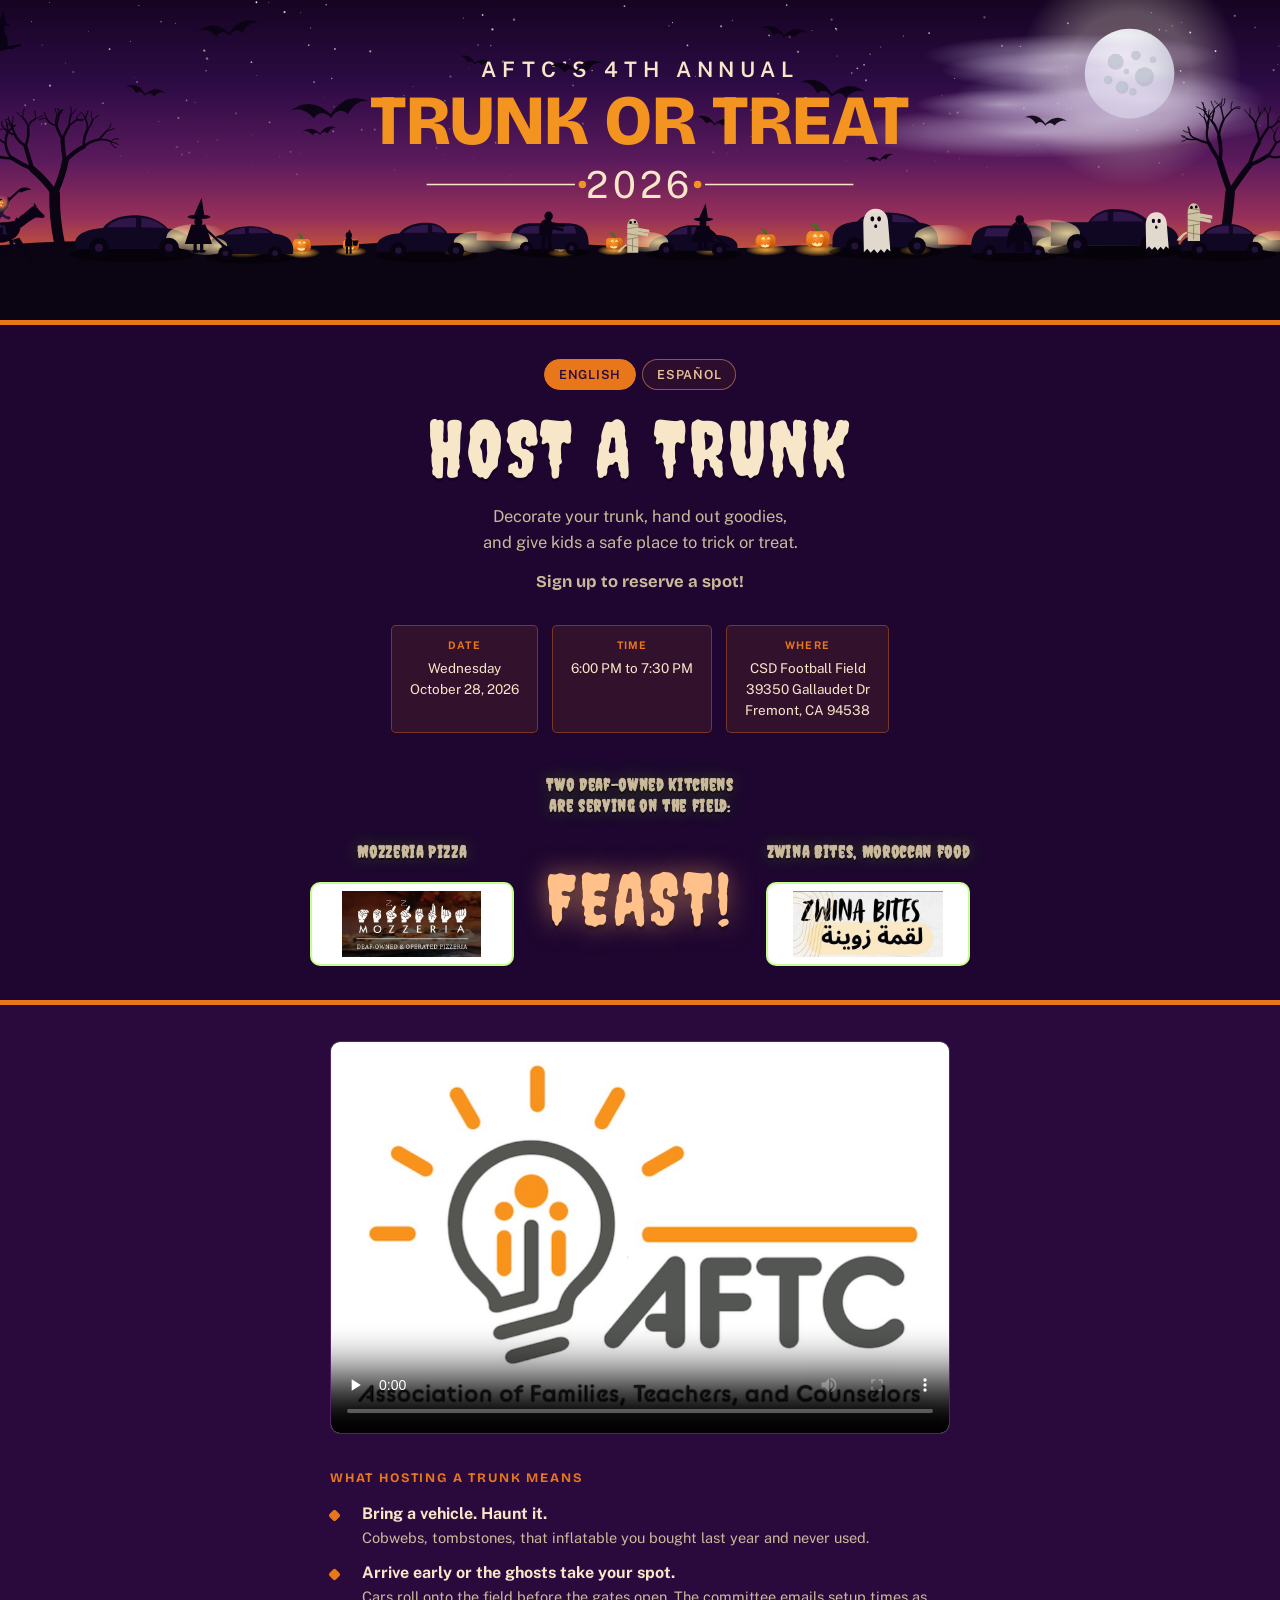
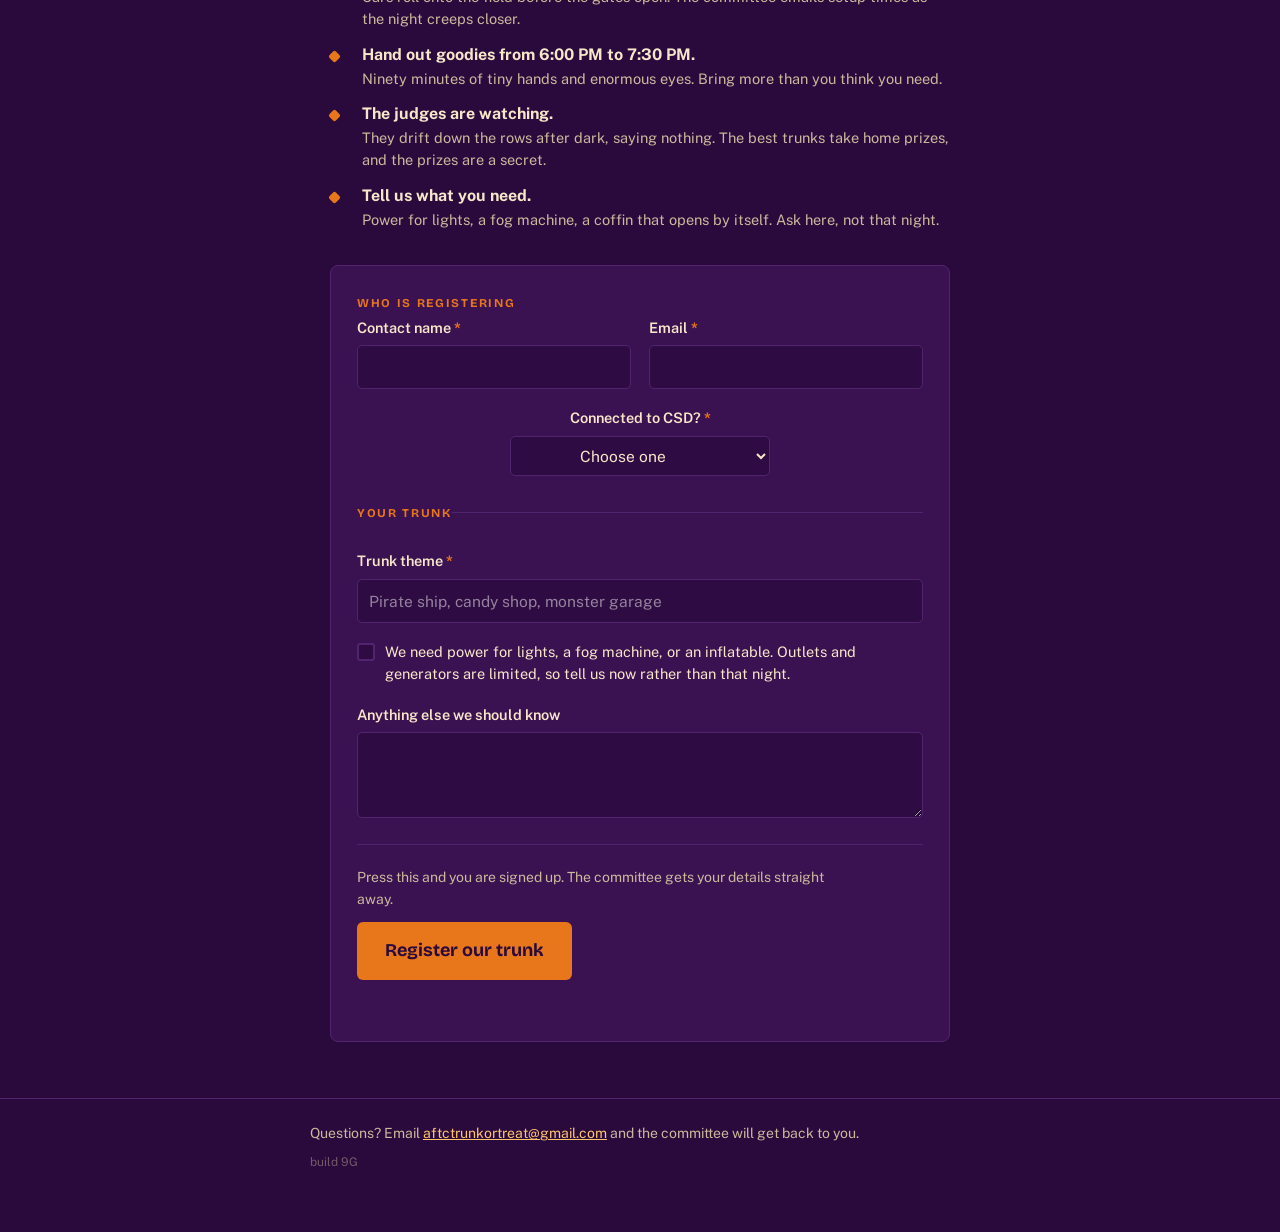
<file: index.html>
<!doctype html>
<html lang="en">
<head>
<meta charset="utf-8">
<meta name="viewport" content="width=device-width,initial-scale=1">
</head>
<body style="margin:0">
<title>Host a Trunk 2026</title>
<link rel="preconnect" href="https://fonts.googleapis.com">
<link rel="preconnect" href="https://fonts.gstatic.com" crossorigin>
<link rel="stylesheet" href="https://fonts.googleapis.com/css2?family=Bricolage+Grotesque:opsz,wght@12..96,500;12..96,700;12..96,800&family=Creepster&family=Grenze+Gotisch:wght@400;600;700&family=Public+Sans:wght@400;500;600&display=swap">

<style>
/* Committed single-theme design: the deep purple and orange used across
   AFTC's 2026 event materials. Every color is painted explicitly so the
   page holds on a light or dark host ground. */
:root {
  --ground: #2A0A3D;
  --ground-deep: #1E0630;
  --card: #3A1252;
  --card-sunk: #2E0C43;
  --cream: #F7E7C8;
  --cream-dim: #CBB99B;
  --orange: #E8761A;
  --orange-ink: #2A0A3D;
  --line: #52246E;
  --focus: #FFC46B;
  --danger: #FF9E5C;
  --slime: #7CFC00;
}

* { box-sizing: border-box; }

body {
  margin: 0;
  background: var(--ground);
  color: var(--cream);
  font-family: "Public Sans", ui-sans-serif, system-ui, -apple-system, "Segoe UI", sans-serif;
  font-size: 16px;
  line-height: 1.55;
  -webkit-font-smoothing: antialiased;
}

h1, h2 {
  font-family: "Bricolage Grotesque", "Public Sans", ui-sans-serif, system-ui, sans-serif;
  color: var(--cream);
  text-wrap: balance;
  margin: 0;
}

/* ---------- hero ---------- */

.banner {
  display: block;
  width: 100%;
  height: auto;
  border-bottom: 5px solid var(--orange);
}

.band {
  background: var(--ground-deep);
  border-bottom: 5px solid var(--orange);
  padding: 34px 20px 34px;
}

.band-inner {
  max-width: 660px;
  margin: 0 auto;
  display: flex;
  flex-direction: column;
  align-items: center;
  text-align: center;
  gap: 14px;
}

.eyebrow {
  font-size: 12px;
  font-weight: 600;
  letter-spacing: .15em;
  text-transform: uppercase;
  color: var(--orange);
}

.band h1 {
  font-family: "Creepster", "Bricolage Grotesque", cursive;
  font-size: clamp(46px, 10vw, 78px);
  font-weight: 400;
  line-height: 1.05;
  letter-spacing: .035em;
  text-transform: uppercase;
  text-shadow: 0 3px 0 rgba(0, 0, 0, .3);
  animation: bulbFlicker 6.5s steps(1, end) infinite;
}

/* A failing bulb over the field. Mostly lit, then three ragged stutters at
   uneven points in the cycle. steps(1) makes each change instant, which is
   what separates a dying filament from a slow pulse. */
@keyframes bulbFlicker {
  0%, 16%     { opacity: 1;   text-shadow: 0 0 22px rgba(255, 186, 122, .45), 0 3px 0 rgba(0, 0, 0, .3); }
  16.6%       { opacity: .32; text-shadow: 0 3px 0 rgba(0, 0, 0, .3); }
  17.2%       { opacity: 1;   text-shadow: 0 0 22px rgba(255, 186, 122, .45), 0 3px 0 rgba(0, 0, 0, .3); }
  18%         { opacity: .18; text-shadow: none; }
  18.7%       { opacity: 1;   text-shadow: 0 0 22px rgba(255, 186, 122, .45), 0 3px 0 rgba(0, 0, 0, .3); }
  40%         { opacity: 1; }
  40.4%       { opacity: .12; text-shadow: none; }
  40.9%       { opacity: .85; text-shadow: 0 3px 0 rgba(0, 0, 0, .3); }
  41.3%       { opacity: .22; text-shadow: none; }
  41.8%       { opacity: 1;   text-shadow: 0 0 26px rgba(255, 186, 122, .6), 0 3px 0 rgba(0, 0, 0, .3); }
  42.4%       { opacity: .4;  text-shadow: none; }
  43%         { opacity: 1;   text-shadow: 0 0 22px rgba(255, 186, 122, .45), 0 3px 0 rgba(0, 0, 0, .3); }
  71%         { opacity: 1; }
  71.4%       { opacity: .25; text-shadow: none; }
  72%         { opacity: 1;   text-shadow: 0 0 22px rgba(255, 186, 122, .45), 0 3px 0 rgba(0, 0, 0, .3); }
  88%         { opacity: 1; }
  88.3%       { opacity: .45; text-shadow: none; }
  88.7%       { opacity: 1;   text-shadow: 0 0 22px rgba(255, 186, 122, .45), 0 3px 0 rgba(0, 0, 0, .3); }
  100%        { opacity: 1;   text-shadow: 0 0 22px rgba(255, 186, 122, .45), 0 3px 0 rgba(0, 0, 0, .3); }
}

.band p {
  margin: 0 auto;
  max-width: 44ch;
  color: var(--cream-dim);
  text-wrap: balance;
  font-size: 16.5px;
}

.cta-line {
  font-family: "Bricolage Grotesque", "Public Sans", sans-serif;
  font-size: 20px;
  font-weight: 700;
  color: var(--orange);
  margin: 0;
}

.boo {
  margin: 28px 0 0;
  max-width: 680px;
  width: 100%;
  text-align: center;
}

.boo-lead {
  margin: 0;
  font-family: "Creepster", "Bricolage Grotesque", system-ui, cursive;
  font-size: clamp(22px, 3.8vw, 32px);
  font-weight: 700;
  line-height: 1.25;
  letter-spacing: .04em;
  color: var(--slime);
  text-shadow: 0 2px 0 rgba(0, 0, 0, .45), 0 0 20px rgba(124, 252, 0, .3);
}

/* Three columns so FEAST sits physically between the two kitchens. Collapses
   to one column on phones, keeping the same order. */
.boo-row {
  display: grid;
  grid-template-columns: 1fr auto 1fr;
  align-items: center;
  gap: clamp(14px, 3vw, 32px);
  margin-top: 16px;
}

@media (max-width: 640px) {
  .boo-row { grid-template-columns: 1fr; gap: 18px; }
}

.kitchen {
  display: flex;
  flex-direction: column;
  align-items: center;
  gap: 10px;
}

.kname {
  margin: 0;
  /* Both names occupy the same height whether they wrap or not, so the two
     logo cards line up with each other. */
  min-height: 2.4em;
  display: flex;
  align-items: center;
  justify-content: center;
  font-family: "Creepster", "Bricolage Grotesque", system-ui, cursive;
  font-size: clamp(20px, 3vw, 28px);
  font-weight: 700;
  line-height: 1.15;
  letter-spacing: .04em;
  color: var(--slime);
  text-shadow: 0 2px 0 rgba(0, 0, 0, .45), 0 0 18px rgba(124, 252, 0, .3);
}

/* White card behind each logo: one is a dark photo, the other light grey, and
   they only look deliberate side by side on a common ground. */
.klogo {
  width: 100%;
  max-width: 230px;
  height: clamp(60px, 9vw, 84px);
  object-fit: contain;
  background: #FFFFFF;
  border: 2px solid rgba(124, 252, 0, .45);
  border-radius: 10px;
  padding: 7px 10px;
}

.boo-word {
  display: block;
  font-family: "Creepster", "Bricolage Grotesque", system-ui, cursive;
  font-size: clamp(42px, 8.5vw, 72px);
  font-weight: 400;
  line-height: 1;
  letter-spacing: .05em;
  color: #FFC08A;
  text-shadow: 0 0 26px rgba(255, 176, 102, .6), 0 4px 0 rgba(0, 0, 0, .35);
  animation: booPop 3.4s ease-in-out infinite;
}

/* Sits still most of the cycle, then jumps. A constant wiggle stops being a
   scare after two seconds; an occasional one keeps catching the eye. */
@keyframes booPop {
  0%, 84%, 100% { transform: scale(1) rotate(-2deg); }
  88%           { transform: scale(1.22) rotate(3deg); }
  92%           { transform: scale(.98) rotate(-2deg); }
  96%           { transform: scale(1.06) rotate(1deg); }
}

@media (prefers-reduced-motion: reduce) {
  .boo-word { animation: none; }
}

.langbar {
  display: flex;
  gap: 6px;
  justify-content: center;
  margin-bottom: 4px;
}

.langbtn {
  font: inherit;
  font-size: 12.5px;
  font-weight: 600;
  letter-spacing: .06em;
  text-transform: uppercase;
  color: var(--cream-dim);
  background: transparent;
  border: 1px solid var(--line);
  border-radius: 999px;
  padding: 5px 14px;
  cursor: pointer;
  transition: color .12s ease, border-color .12s ease, background .12s ease;
}

.langbtn:hover { color: var(--cream); border-color: var(--orange); }

.langbtn.is-on {
  color: var(--orange-ink);
  background: var(--orange);
  border-color: var(--orange);
}

.langbtn:focus-visible { outline: 2px solid var(--focus); outline-offset: 2px; }

/* The language you are NOT reading breathes, so a Spanish speaker landing on
   the English page can see there is another option without hunting for it. */
@keyframes langPulse {
  0%, 100% {
    border-color: rgba(242, 163, 101, .5);
    color: #E9C39A;
    background: rgba(232, 118, 26, .07);
    box-shadow: 0 0 0 0 rgba(255, 176, 102, 0);
  }
  50% {
    border-color: #FFB877;
    color: #FFE3C2;
    background: rgba(232, 118, 26, .2);
    box-shadow: 0 0 16px 3px rgba(255, 176, 102, .55);
  }
}

.langbtn:not(.is-on) {
  border-color: rgba(242, 163, 101, .5);
  color: #E9C39A;
  background: rgba(232, 118, 26, .07);
  animation: langPulse 2.6s ease-in-out infinite;
}

.langbtn:not(.is-on):hover,
.langbtn:not(.is-on):focus-visible { animation: none; }


.facts {
  display: flex;
  flex-wrap: wrap;
  justify-content: center;
  gap: 16px 14px;
  margin-top: 16px;
  max-width: 620px;
}

.fact {
  display: inline-flex;
  flex-direction: column;
  align-items: center;
  text-align: center;
  gap: 5px;
  background: rgba(232, 118, 26, .1);
  border: 1px solid rgba(232, 118, 26, .38);
  border-radius: 5px;
  padding: 11px 18px;
  font-size: 13.5px;
}

.fact b {
  font-weight: 700;
  letter-spacing: .11em;
  text-transform: uppercase;
  font-size: 10.5px;
  color: var(--orange);
}

.fact span { color: var(--cream); }

.fact span.big {
  font-family: "Bricolage Grotesque", "Public Sans", sans-serif;
  font-size: 26px;
  font-weight: 800;
  line-height: 1.05;
  letter-spacing: -.01em;
}

/* ---------- body ---------- */

main {
  max-width: 660px;
  margin: 0 auto;
  padding: 36px 20px 56px;
  display: flex;
  flex-direction: column;
  gap: 34px;
}

section > h2 {
  font-size: 13px;
  font-weight: 700;
  letter-spacing: .14em;
  text-transform: uppercase;
  color: var(--orange);
  margin-bottom: 14px;
}

/* preload="none" on the element is what keeps this cheap: nobody downloads
   25 MB unless they press play. The poster carries the page until then. */
.videoblock { display: flex; flex-direction: column; gap: 8px; }

.promo {
  display: block;
  width: 100%;
  height: auto;
  background: #000;
  border: 1px solid var(--line);
  border-radius: 10px;
}

ul.plain { list-style: none; margin: 0; padding: 0; display: flex; flex-direction: column; gap: 12px; }

ul.plain li {
  display: grid;
  grid-template-columns: 20px 1fr;
  gap: 12px;
  align-items: start;
  color: var(--cream);
}

ul.plain li::before {
  content: "";
  width: 9px;
  height: 9px;
  margin-top: 9px;
  border-radius: 2px;
  background: var(--orange);
  transform: rotate(45deg);
}

ul.plain span.sub { display: block; color: var(--cream-dim); font-size: 14.5px; }

/* ---------- form ---------- */

.card {
  background: var(--card);
  border: 1px solid var(--line);
  border-radius: 8px;
  padding: 28px 26px 30px;
}

fieldset { border: 0; margin: 0; padding: 0; display: flex; flex-direction: column; gap: 18px; }

fieldset + fieldset {
  margin-top: 28px;
  padding-top: 24px;
  border-top: 1px solid var(--line);
}

legend {
  font-family: "Bricolage Grotesque", sans-serif;
  font-size: 12px;
  font-weight: 700;
  letter-spacing: .14em;
  text-transform: uppercase;
  color: var(--orange);
  padding: 0;
  margin-bottom: 4px;
}

.field { display: flex; flex-direction: column; gap: 6px; }

.field-center { align-items: center; text-align: center; }

.row { display: grid; grid-template-columns: 1fr 1fr; gap: 18px; }

@media (max-width: 560px) { .row { grid-template-columns: 1fr; } }

label { font-size: 14.5px; font-weight: 600; color: var(--cream); }

.hint { font-size: 13px; color: var(--cream-dim); font-weight: 400; }

.req { color: var(--orange); font-weight: 700; }

input[type="text"],
input[type="email"],
input[type="tel"],
select,
textarea {
  font: inherit;
  font-size: 15.5px;
  color: var(--cream);
  background: var(--card-sunk);
  border: 1px solid var(--line);
  border-radius: 5px;
  padding: 9px 11px;
  width: 100%;
  transition: border-color .12s ease;
}

input::placeholder, textarea::placeholder { color: #96829E; }

#connection {
  text-align: center;
  text-align-last: center;
  width: auto;
  min-width: 260px;
  max-width: 100%;
  align-self: center;
  padding-right: 34px;
}

select option { color: #F7E7C8; background: #2E0C43; }

textarea { resize: vertical; min-height: 86px; line-height: 1.5; }

input:focus-visible,
select:focus-visible,
textarea:focus-visible,
a.submit:focus-visible {
  outline: 2px solid var(--focus);
  outline-offset: 2px;
  border-color: var(--focus);
}

input[aria-invalid="true"] { border-color: var(--danger); }

.check {
  display: flex;
  gap: 10px;
  align-items: flex-start;
  font-size: 14.5px;
  font-weight: 400;
  color: var(--cream);
  cursor: pointer;
}

/* Drawn rather than native: Safari refuses to paint box-shadow on a system
   checkbox, so the flicker below was invisible there. */
.check input[type="checkbox"] {
  appearance: none;
  -webkit-appearance: none;
  position: relative;
  flex: none;
  margin: 2px 0 0;
  width: 18px;
  height: 18px;
  border: 2px solid var(--line);
  border-radius: 4px;
  background: var(--card-sunk);
  cursor: pointer;
  transition: background .12s ease, border-color .12s ease;
}

.check input[type="checkbox"]:hover { border-color: var(--orange); }

.check input[type="checkbox"]:checked {
  background: var(--orange);
  border-color: var(--orange);
}

.check input[type="checkbox"]:checked::after {
  content: "";
  position: absolute;
  left: 4.5px;
  top: 1px;
  width: 4px;
  height: 9px;
  border: solid var(--orange-ink);
  border-width: 0 2.5px 2.5px 0;
  transform: rotate(45deg);
}

.check input[type="checkbox"]:focus-visible {
  outline: 2px solid var(--focus);
  outline-offset: 2px;
}

/* The box flickers like a bad bulb until someone ticks it. The selector stops
   matching the moment it is checked, so the animation simply ends. */
.check input[type="checkbox"]:not(:checked) {
  border-radius: 3px;
  animation: boxFlicker 2.6s steps(1, end) infinite;
}

@keyframes boxFlicker {
  0%, 62%, 100% { box-shadow: 0 0 0 0 rgba(255, 176, 102, 0); }
  64%           { box-shadow: 0 0 10px 2px rgba(255, 176, 102, .85); }
  67%           { box-shadow: 0 0 0 0 rgba(255, 176, 102, 0); }
  70%           { box-shadow: 0 0 14px 3px rgba(255, 176, 102, .95); }
  73%           { box-shadow: 0 0 0 0 rgba(255, 176, 102, 0); }
  76%           { box-shadow: 0 0 8px 2px rgba(255, 176, 102, .6); }
  80%           { box-shadow: 0 0 0 0 rgba(255, 176, 102, 0); }
}

.actions {
  margin-top: 26px;
  padding-top: 22px;
  border-top: 1px solid var(--line);
  display: flex;
  flex-direction: column;
  gap: 12px;
}

.handoff {
  font-size: 14px;
  color: var(--cream-dim);
  margin: 0;
  max-width: 52ch;
}

a.submit {
  align-self: flex-start;
  display: inline-block;
  font-family: "Bricolage Grotesque", sans-serif;
  font-size: 18px;
  font-weight: 700;
  color: var(--orange-ink);
  background: var(--orange);
  text-decoration: none;
  border-radius: 6px;
  padding: 15px 28px;
  cursor: pointer;
  transition: filter .12s ease;
}

a.submit:hover { filter: brightness(1.09); }

.status { font-size: 13.5px; color: var(--cream-dim); min-height: 1.4em; }

.receipt {
  background: var(--card);
  border: 1px solid var(--line);
  border-top: 5px solid var(--orange);
  border-radius: 8px;
  padding: 32px 26px;
}

.receipt h2 {
  font-size: 28px;
  font-weight: 800;
  letter-spacing: -.015em;
  margin-bottom: 10px;
}

.receipt p { margin: 0 0 20px; color: var(--cream-dim); max-width: 54ch; }

dl.summary {
  margin: 0;
  display: grid;
  grid-template-columns: minmax(120px, 32%) 1fr;
  gap: 1px;
  background: var(--line);
  border: 1px solid var(--line);
  border-radius: 6px;
  overflow: hidden;
  font-size: 14.5px;
}

dl.summary dt, dl.summary dd { background: var(--card-sunk); margin: 0; padding: 9px 13px; }

dl.summary dt { font-weight: 600; color: var(--cream-dim); font-size: 13px; }

dl.summary dd { color: var(--cream); }

.status.bad { color: var(--danger); }

footer { border-top: 1px solid var(--line); padding: 24px 20px 60px; }

footer div { max-width: 660px; margin: 0 auto; font-size: 14px; color: var(--cream-dim); }

footer a { color: var(--focus); }




/* Bats. The outer <g> holds the placement, the middle one flies the loop, the
   inner one flaps. One element cannot animate transform twice, hence the nest.
   The wing scales about its own centre (fill-box), so it flaps in place instead
   of sliding up the viewBox. */
.banner .dash1 { animation: batDash1 6s ease-in-out infinite; }
.banner .dash2 { animation: batDash2 7.5s ease-in-out infinite; }
.banner .dash3 { animation: batDash1 9s ease-in-out infinite; animation-delay: -3s; }
.banner .dash1 .batwing { animation-duration: .19s; }
.banner .dash2 .batwing { animation-duration: .24s; }
.banner .dash3 .batwing { animation-duration: .16s; }

.banner .batwrap {
  transform-box: view-box;
  transform-origin: 0 0;
}

.banner .fly1 { animation: batFly1 13s ease-in-out infinite; }
.banner .fly2 { animation: batFly2 17s ease-in-out infinite; animation-delay: -4s; }
.banner .fly3 { animation: batFly3 11s ease-in-out infinite; animation-delay: -7s; }

.banner .batwing {
  transform-box: fill-box;
  transform-origin: 50% 30%;
  animation: wingFlap .22s ease-in-out infinite alternate;
}

.banner .fly2 .batwing { animation-duration: .27s; }
.banner .fly3 .batwing { animation-duration: .18s; }

@keyframes wingFlap {
  from { transform: scaleY(1); }
  to   { transform: scaleY(.42); }
}

/* ---------- banner atmosphere ----------
   Opacity only, no transforms: SVG children need transform-box to scale
   predictably, and the artwork should not shift a pixel. Only a slice of
   the 190 stars twinkles, so the sky keeps the depth its varied
   opacities give it. */

@keyframes twinkle {
  0%, 100% { opacity: .85; }
  50%      { opacity: .12; }
}

@keyframes emberFlicker {
  0%, 100% { opacity: 1; }
  38%      { opacity: .62; }
  55%      { opacity: .92; }
  72%      { opacity: .55; }
}

@keyframes moonBreathe {
  0%, 100% { opacity: 1; }
  50%      { opacity: .55; }
}

.banner circle[fill="#FFF6E0"]:nth-of-type(5n) {
  animation: twinkle 2.1s ease-in-out infinite;
}

.banner circle[fill="#FFF6E0"]:nth-of-type(7n) {
  animation: twinkle 2.8s ease-in-out infinite;
  animation-delay: .6s;
}

.banner circle[fill="#FFF6E0"]:nth-of-type(11n) {
  animation: twinkle 1.5s ease-in-out infinite;
  animation-delay: .3s;
}

/* Each pumpkin is a <g> holding an ellipse for the pool of light on the
   ground and paths for the cut face. Both carry the flicker; the stagger
   is applied per group so no two lanterns pulse together. */

.banner ellipse[fill="url(#glowO)"],
.banner path[fill="#FFE9A0"] {
  animation: emberFlicker .75s ease-in-out infinite;
}

.banner g:nth-of-type(2n) ellipse[fill="url(#glowO)"],
.banner g:nth-of-type(2n) path[fill="#FFE9A0"] {
  animation-duration: 1.05s;
  animation-delay: .18s;
}

.banner g:nth-of-type(3n) ellipse[fill="url(#glowO)"],
.banner g:nth-of-type(3n) path[fill="#FFE9A0"] {
  animation-duration: .9s;
  animation-delay: .35s;
}

.banner circle[fill="url(#moonHalo)"] {
  animation: moonBreathe 4s ease-in-out infinite;
}

@media (prefers-reduced-motion: reduce) {
  * { transition: none !important; animation: none !important; }
}

/* Two shooting stars on long, mismatched cycles, so they arrive rarely and
   almost never together. Each streak lasts about a second and a half out of
   a 17 or 23 second period. */
@keyframes shoot {
  0%    { transform: translate(300px, 30px);   opacity: 0; }
  1%    { opacity: 1; }
  18%   { opacity: 1; }
  23%   { transform: translate(1560px, 545px); opacity: 1; }
  23.1% { opacity: 0; }
  100%  { transform: translate(1560px, 545px); opacity: 0; }
}

@keyframes shoot2 {
  0%    { transform: translate(1580px, 24px);  opacity: 0; }
  1%    { opacity: 1; }
  17%   { opacity: 1; }
  22%   { transform: translate(2620px, 508px); opacity: 1; }
  22.1% { opacity: 0; }
  100%  { transform: translate(2620px, 508px); opacity: 0; }
}

@keyframes sparkPulse { 0%, 100% { opacity: .45; } 50% { opacity: 1; } }
@keyframes sparkSpin  { from { transform: rotate(0deg); } to { transform: rotate(180deg); } }
@keyframes moteFlicker { 0%, 100% { opacity: .9; } 50% { opacity: .2; } }

.banner .shootstar,
.banner .shootstar2 {
  transform-box: view-box;
  transform-origin: 0 0;
}

.banner .shootstar  { animation: shoot  17s linear infinite; animation-delay: 3s; }
.banner .shootstar2 { animation: shoot2 23s linear infinite; animation-delay: 11s; }

.banner .spark {
  transform-box: view-box;
  transform-origin: 0 0;
  animation: sparkPulse .3s ease-in-out infinite, sparkSpin 1.6s linear infinite;
}

.banner .mote { animation: moteFlicker .42s ease-in-out infinite; }
.banner .m2   { animation-delay: .14s; }
.banner .m3   { animation-delay: .28s; }

.banner .wanderers path,
.banner .wanderers ellipse { fill: #0A0316; }

.banner .wanderers .sheet { fill: #F1EADC; opacity: .93; }
.banner .wanderers .eye { fill: #0A0316; }

.banner .wanderers .wrap { fill: #CFC2A4; }
.banner .wanderers .band { stroke: #857855; stroke-width: 1.5; fill: none; stroke-linecap: round; }

@keyframes strollA { from { transform: translateX(0); }   to { transform: translateX(164px); } }
@keyframes strollB { from { transform: translateX(0); }   to { transform: translateX(-118px); } }
@keyframes strollC { from { transform: translateX(0); }   to { transform: translateX(96px); } }
@keyframes strollD { from { transform: translateX(0); }   to { transform: translateX(-142px); } }
@keyframes flyAcross {
  0%     { transform: translate(-280px, 0); }
  46%    { transform: translate(2700px, 0); }
  46.4%  { transform: translate(2700px, 287px) scaleX(-1); }
  94%    { transform: translate(-280px, 287px) scaleX(-1); }
  94.4%  { transform: translate(-280px, 0); }
  100%   { transform: translate(-280px, 0); }
}
@keyframes crossLeft { from { transform: translateX(556px); } to { transform: translateX(-1438px); } }

@keyframes bob { 0%, 100% { transform: translateY(0); } 50% { transform: translateY(-3px); } }

.banner .stroll-a { animation: strollA 19s ease-in-out infinite alternate; }
.banner .stroll-b { animation: strollB 24s ease-in-out infinite alternate; }
.banner .stroll-c { animation: strollC 16s ease-in-out infinite alternate; }
.banner .stroll-d { animation: strollD 21s ease-in-out infinite alternate; }

.banner .fly {
  transform-box: view-box;
  transform-origin: 0 0;
  animation: flyAcross 26s linear infinite;
}

.banner .cross-left { animation: crossLeft 30s ease-in-out infinite alternate; }

@keyframes rideBy {
  0%     { transform: translateX(-360px) scaleX(1); }
  23%    { transform: translateX(1196px) scaleX(1); }
  30%    { transform: translateX(1196px) scaleX(1); }
  40%    { transform: translateX(2880px) scaleX(1); }
  49.9%  { transform: translateX(2880px) scaleX(1); }
  50%    { transform: translateX(-360px) scaleX(1); }
  72%    { transform: translateX(1196px) scaleX(1); }
  77%    { transform: translateX(1196px) scaleX(1); }
  78.5%  { transform: translateX(1196px) scaleX(-1); }
  81%    { transform: translateX(1196px) scaleX(-1); }
  92%    { transform: translateX(-460px) scaleX(-1); }
  100%   { transform: translateX(-460px) scaleX(-1); }
}

.banner .ride {
  transform-box: view-box;
  transform-origin: 0 0;
  animation: rideBy 80s cubic-bezier(.2, 0, .35, 1) infinite;
}

.banner .wanderers .rider path,
.banner .wanderers .rider ellipse { fill: #22133A; }

.banner .wanderers .jackglow { fill: url(#glowO); animation: emberFlicker .75s ease-in-out infinite; }
.banner .wanderers .jack { fill: url(#pumpSkin); animation: emberFlicker .75s ease-in-out infinite; }
.banner .wanderers .jackface { fill: #FFE9A0; animation: emberFlicker .75s ease-in-out infinite; }

.banner .bob-a { animation: bob 1.15s ease-in-out infinite; }
.banner .bob-b { animation: bob 1.9s ease-in-out infinite; }
.banner .bob-c { animation: bob 2.6s ease-in-out infinite; }

@keyframes batFly1 {
  0%   { transform: translate(0, 0); }
  25%  { transform: translate(86px, -34px); }
  50%  { transform: translate(158px, 12px); }
  75%  { transform: translate(64px, 44px); }
  100% { transform: translate(0, 0); }
}
@keyframes batFly2 {
  0%   { transform: translate(0, 0); }
  30%  { transform: translate(-104px, 26px); }
  55%  { transform: translate(-150px, -30px); }
  80%  { transform: translate(-48px, -52px); }
  100% { transform: translate(0, 0); }
}
@keyframes batFly3 {
  0%   { transform: translate(0, 0); }
  20%  { transform: translate(52px, 40px); }
  45%  { transform: translate(126px, -18px); }
  70%  { transform: translate(40px, -56px); }
  100% { transform: translate(0, 0); }
}
@keyframes flap { from { transform: scaleY(1); } to { transform: scaleY(.42); } }

.banner .bat, .banner .flap {
  transform-box: view-box;
  transform-origin: 0 0;
}

.banner .bat1 { animation: batFly1 13s ease-in-out infinite; }
.banner .bat2 { animation: batFly2 17s ease-in-out infinite; animation-delay: -4s; }
.banner .bat3 { animation: batFly3 11s ease-in-out infinite; animation-delay: -7s; }

.banner .flap { animation: flap .21s ease-in-out infinite alternate; }
.banner .bat2 .flap { animation-duration: .26s; }
.banner .bat3 .flap { animation-duration: .17s; }

@keyframes fogDrift1 {
  0%   { transform: translate(120px, 0);   opacity: 0; }
  20%  { opacity: .9; }
  70%  { opacity: .7; }
  100% { transform: translate(-980px, 34px); opacity: 0; }
}
@keyframes fogDrift2 {
  0%   { transform: translate(200px, 0);   opacity: 0; }
  25%  { opacity: .8; }
  75%  { opacity: .5; }
  100% { transform: translate(-1240px, -22px); opacity: 0; }
}

.banner .wisp {
  fill: url(#fogG);
  transform-box: view-box;
  transform-origin: 0 0;
}

.banner .w1 { animation: fogDrift1 34s linear infinite; }
.banner .w2 { animation: fogDrift2 46s linear infinite; animation-delay: -12s; }
.banner .w3 { animation: fogDrift1 58s linear infinite; animation-delay: -28s; }
.banner .w4 { animation: fogDrift2 40s linear infinite; animation-delay: -20s; }
.banner .w5 { animation: fogDrift1 50s linear infinite; animation-delay: -6s; }
.banner .w6 { animation: fogDrift2 38s linear infinite; animation-delay: -31s; }
.banner .w7 { animation: fogDrift1 64s linear infinite; animation-delay: -44s; }

@keyframes batDash1 {
  0%   { transform: translate(0, 0); }
  50%  { transform: translate(620px, -78px); }
  100% { transform: translate(0, 0); }
}
@keyframes batDash2 {
  0%   { transform: translate(0, 0); }
  50%  { transform: translate(-540px, 96px); }
  100% { transform: translate(0, 0); }
}

.banner .batfast1 { animation: batDash1 6s ease-in-out infinite !important; }
.banner .batfast2 { animation: batDash2 7.5s ease-in-out infinite !important; }

</style>

<svg class="banner" viewBox="0 0 2400 600" xmlns="http://www.w3.org/2000/svg" role="img" aria-label="AFTC's 4th annual Trunk or Treat 2026" preserveAspectRatio="xMidYMid slice"><defs><linearGradient id="sky" x1="0" y1="0" x2="0" y2="1"><stop offset="0%" stop-color="#160423"/><stop offset="26%" stop-color="#2C0B44"/><stop offset="50%" stop-color="#5A1A5C"/><stop offset="68%" stop-color="#96305A"/><stop offset="83%" stop-color="#D4632B"/><stop offset="94%" stop-color="#F2A03C"/><stop offset="100%" stop-color="#FBC96A"/></linearGradient><radialGradient id="moonG" cx="38%" cy="34%" r="72%"><stop offset="0%" stop-color="#FFFFFF"/><stop offset="55%" stop-color="#E4E6EC"/><stop offset="100%" stop-color="#B9BECB"/></radialGradient><radialGradient id="moonHalo" cx="50%" cy="50%" r="50%"><stop offset="55%" stop-color="#FFF6D8" stop-opacity="0.30"/><stop offset="100%" stop-color="#FFF6D8" stop-opacity="0"/></radialGradient><radialGradient id="glowO" cx="50%" cy="50%" r="50%"><stop offset="0%" stop-color="#FFB33C" stop-opacity="0.75"/><stop offset="100%" stop-color="#FFB33C" stop-opacity="0"/></radialGradient><radialGradient id="pumpSkin" cx="38%" cy="32%" r="78%"><stop offset="0%" stop-color="#FFA33A"/><stop offset="60%" stop-color="#E8761A"/><stop offset="100%" stop-color="#A6440C"/></radialGradient><radialGradient id="headlamp" cx="20%" cy="50%" r="80%"><stop offset="0%" stop-color="#FFE9A8" stop-opacity="0.85"/><stop offset="100%" stop-color="#FFE9A8" stop-opacity="0"/></radialGradient></defs><rect width="2400" height="600" fill="url(#sky)"/>
  <g class="shootstar" opacity="0">
    <line x1="0" y1="0" x2="-150" y2="-46" stroke="url(#shootFade)" stroke-width="3.4" stroke-linecap="round"/>
    <circle class="mote m1" cx="-39" cy="-12" r="1.9" fill="#FFF6E0"/>
    <circle class="mote m2" cx="-72" cy="-22" r="1.5" fill="#FFF6E0"/>
    <circle class="mote m3" cx="-105" cy="-32" r="1.2" fill="#FFF6E0"/>
    <circle cx="0" cy="0" r="11" fill="url(#sparkGlow)"/>
    <g class="spark">
      <path d="M0,-9 L1.8,-1.8 L9,0 L1.8,1.8 L0,9 L-1.8,1.8 L-9,0 L-1.8,-1.8 Z" fill="#FFFDF4"/>
    </g>
    <circle cx="0" cy="0" r="2.3" fill="#FFFFFF"/>
  </g>
  <g class="shootstar2" opacity="0">
    <line x1="0" y1="0" x2="-186" y2="-40" stroke="url(#shootFade2)" stroke-width="3.4" stroke-linecap="round"/>
    <circle class="mote m1" cx="-48" cy="-10" r="1.9" fill="#FFF6E0"/>
    <circle class="mote m2" cx="-89" cy="-19" r="1.5" fill="#FFF6E0"/>
    <circle class="mote m3" cx="-130" cy="-28" r="1.2" fill="#FFF6E0"/>
    <circle cx="0" cy="0" r="11" fill="url(#sparkGlow)"/>
    <g class="spark">
      <path d="M0,-9 L1.8,-1.8 L9,0 L1.8,1.8 L0,9 L-1.8,1.8 L-9,0 L-1.8,-1.8 Z" fill="#FFFDF4"/>
    </g>
    <circle cx="0" cy="0" r="2.3" fill="#FFFFFF"/>
  </g>
<circle cx="1110.2" cy="132.3" r="1.4" fill="#FFF6E0" opacity="0.59"/><circle cx="471.4" cy="116.5" r="1.7" fill="#FFF6E0" opacity="0.66"/><circle cx="59.1" cy="40.7" r="0.9" fill="#FFF6E0" opacity="0.83"/><circle cx="2230.0" cy="190.8" r="0.9" fill="#FFF6E0" opacity="0.44"/><circle cx="2318.3" cy="320.0" r="0.9" fill="#FFF6E0" opacity="0.22"/><circle cx="844.6" cy="143.5" r="2.1" fill="#FFF6E0" opacity="0.30"/><circle cx="1631.4" cy="101.7" r="1.4" fill="#FFF6E0" opacity="0.46"/><circle cx="1260.9" cy="42.3" r="1.1" fill="#FFF6E0" opacity="0.79"/><circle cx="85.3" cy="232.1" r="2.1" fill="#FFF6E0" opacity="0.38"/><circle cx="2353.4" cy="51.7" r="1.4" fill="#FFF6E0" opacity="0.39"/><circle cx="1919.9" cy="203.3" r="1.7" fill="#FFF6E0" opacity="0.52"/><circle cx="260.4" cy="10.5" r="0.9" fill="#FFF6E0" opacity="0.91"/><circle cx="963.8" cy="37.0" r="2.1" fill="#FFF6E0" opacity="0.50"/><circle cx="1153.2" cy="303.2" r="0.9" fill="#FFF6E0" opacity="0.15"/><circle cx="2002.3" cy="43.6" r="2.1" fill="#FFF6E0" opacity="0.49"/><circle cx="842.9" cy="241.8" r="1.7" fill="#FFF6E0" opacity="0.18"/><circle cx="1597.1" cy="136.8" r="1.4" fill="#FFF6E0" opacity="0.63"/><circle cx="276.8" cy="321.0" r="0.9" fill="#FFF6E0" opacity="0.22"/><circle cx="349.8" cy="188.2" r="1.7" fill="#FFF6E0" opacity="0.42"/><circle cx="165.8" cy="59.5" r="0.9" fill="#FFF6E0" opacity="0.49"/><circle cx="942.9" cy="115.6" r="2.1" fill="#FFF6E0" opacity="0.41"/><circle cx="341.1" cy="290.1" r="2.1" fill="#FFF6E0" opacity="0.16"/><circle cx="2189.3" cy="154.5" r="1.1" fill="#FFF6E0" opacity="0.63"/><circle cx="578.9" cy="84.7" r="1.7" fill="#FFF6E0" opacity="0.57"/><circle cx="2175.5" cy="93.2" r="0.9" fill="#FFF6E0" opacity="0.31"/><circle cx="1496.3" cy="97.2" r="2.1" fill="#FFF6E0" opacity="0.55"/><circle cx="2197.9" cy="48.6" r="1.1" fill="#FFF6E0" opacity="0.51"/><circle cx="1373.4" cy="38.4" r="1.4" fill="#FFF6E0" opacity="0.33"/><circle cx="1170.9" cy="11.5" r="1.7" fill="#FFF6E0" opacity="0.65"/><circle cx="563.8" cy="23.8" r="0.9" fill="#FFF6E0" opacity="0.52"/><circle cx="384.9" cy="95.6" r="1.4" fill="#FFF6E0" opacity="0.29"/><circle cx="2217.5" cy="327.4" r="2.1" fill="#FFF6E0" opacity="0.12"/><circle cx="79.0" cy="84.4" r="0.9" fill="#FFF6E0" opacity="0.68"/><circle cx="2174.0" cy="55.9" r="1.4" fill="#FFF6E0" opacity="0.60"/><circle cx="2158.6" cy="23.8" r="0.9" fill="#FFF6E0" opacity="0.93"/><circle cx="1700.1" cy="320.2" r="1.7" fill="#FFF6E0" opacity="0.19"/><circle cx="1559.3" cy="36.7" r="2.1" fill="#FFF6E0" opacity="0.36"/><circle cx="1475.1" cy="9.6" r="1.7" fill="#FFF6E0" opacity="0.67"/><circle cx="2173.9" cy="305.3" r="1.7" fill="#FFF6E0" opacity="0.25"/><circle cx="1795.7" cy="211.2" r="2.1" fill="#FFF6E0" opacity="0.32"/><circle cx="355.0" cy="286.2" r="2.1" fill="#FFF6E0" opacity="0.18"/><circle cx="387.8" cy="109.6" r="2.1" fill="#FFF6E0" opacity="0.41"/><circle cx="1074.6" cy="160.2" r="1.7" fill="#FFF6E0" opacity="0.39"/><circle cx="1780.9" cy="212.8" r="1.7" fill="#FFF6E0" opacity="0.26"/><circle cx="407.3" cy="262.2" r="1.1" fill="#FFF6E0" opacity="0.38"/><circle cx="2215.3" cy="42.2" r="0.9" fill="#FFF6E0" opacity="0.61"/><circle cx="17.4" cy="244.9" r="0.9" fill="#FFF6E0" opacity="0.26"/><circle cx="1711.4" cy="235.1" r="1.1" fill="#FFF6E0" opacity="0.19"/><circle cx="123.1" cy="118.2" r="0.9" fill="#FFF6E0" opacity="0.55"/><circle cx="89.8" cy="285.2" r="0.9" fill="#FFF6E0" opacity="0.28"/><circle cx="365.8" cy="192.3" r="0.9" fill="#FFF6E0" opacity="0.55"/><circle cx="93.7" cy="160.7" r="2.1" fill="#FFF6E0" opacity="0.59"/><circle cx="329.3" cy="277.3" r="0.9" fill="#FFF6E0" opacity="0.18"/><circle cx="1303.7" cy="143.3" r="1.1" fill="#FFF6E0" opacity="0.41"/><circle cx="1623.7" cy="150.6" r="2.1" fill="#FFF6E0" opacity="0.49"/><circle cx="739.5" cy="318.4" r="1.7" fill="#FFF6E0" opacity="0.12"/><circle cx="588.9" cy="154.1" r="2.1" fill="#FFF6E0" opacity="0.34"/><circle cx="2397.9" cy="86.1" r="0.9" fill="#FFF6E0" opacity="0.69"/><circle cx="1337.4" cy="285.7" r="2.1" fill="#FFF6E0" opacity="0.17"/><circle cx="2363.0" cy="235.4" r="1.4" fill="#FFF6E0" opacity="0.21"/><circle cx="1067.7" cy="111.1" r="1.1" fill="#FFF6E0" opacity="0.44"/><circle cx="298.2" cy="227.3" r="1.1" fill="#FFF6E0" opacity="0.30"/><circle cx="332.1" cy="275.6" r="1.7" fill="#FFF6E0" opacity="0.24"/><circle cx="1607.6" cy="128.1" r="1.7" fill="#FFF6E0" opacity="0.65"/><circle cx="442.5" cy="212.5" r="2.1" fill="#FFF6E0" opacity="0.22"/><circle cx="818.4" cy="277.4" r="1.4" fill="#FFF6E0" opacity="0.26"/><circle cx="480.8" cy="4.2" r="1.7" fill="#FFF6E0" opacity="0.95"/><circle cx="626.4" cy="200.2" r="1.1" fill="#FFF6E0" opacity="0.51"/><circle cx="1651.3" cy="88.1" r="1.1" fill="#FFF6E0" opacity="0.53"/><circle cx="153.7" cy="273.3" r="1.4" fill="#FFF6E0" opacity="0.27"/><circle cx="1568.3" cy="55.4" r="1.7" fill="#FFF6E0" opacity="0.48"/><circle cx="92.8" cy="4.6" r="0.9" fill="#FFF6E0" opacity="0.64"/><circle cx="472.8" cy="253.0" r="0.9" fill="#FFF6E0" opacity="0.29"/><circle cx="137.4" cy="135.0" r="2.1" fill="#FFF6E0" opacity="0.27"/><circle cx="1983.3" cy="194.1" r="2.1" fill="#FFF6E0" opacity="0.33"/><circle cx="1567.1" cy="53.6" r="1.4" fill="#FFF6E0" opacity="0.87"/><circle cx="879.4" cy="128.5" r="0.9" fill="#FFF6E0" opacity="0.28"/><circle cx="2219.6" cy="154.8" r="2.1" fill="#FFF6E0" opacity="0.42"/><circle cx="244.4" cy="77.4" r="1.1" fill="#FFF6E0" opacity="0.58"/><circle cx="63.9" cy="311.1" r="1.4" fill="#FFF6E0" opacity="0.14"/><circle cx="2315.2" cy="29.7" r="2.1" fill="#FFF6E0" opacity="0.39"/><circle cx="834.1" cy="188.8" r="1.7" fill="#FFF6E0" opacity="0.34"/><circle cx="481.1" cy="141.8" r="0.9" fill="#FFF6E0" opacity="0.48"/><circle cx="1908.7" cy="290.8" r="0.9" fill="#FFF6E0" opacity="0.30"/><circle cx="923.3" cy="55.2" r="2.1" fill="#FFF6E0" opacity="0.75"/><circle cx="2099.0" cy="69.4" r="1.1" fill="#FFF6E0" opacity="0.79"/><circle cx="2396.1" cy="121.2" r="0.9" fill="#FFF6E0" opacity="0.71"/><circle cx="628.0" cy="91.9" r="1.7" fill="#FFF6E0" opacity="0.66"/><circle cx="251.7" cy="145.0" r="0.9" fill="#FFF6E0" opacity="0.29"/><circle cx="1625.7" cy="228.7" r="2.1" fill="#FFF6E0" opacity="0.45"/><circle cx="896.2" cy="84.5" r="1.4" fill="#FFF6E0" opacity="0.51"/><circle cx="1254.3" cy="48.1" r="1.4" fill="#FFF6E0" opacity="0.32"/><circle cx="1605.4" cy="267.3" r="0.9" fill="#FFF6E0" opacity="0.17"/><circle cx="730.7" cy="195.5" r="0.9" fill="#FFF6E0" opacity="0.28"/><circle cx="980.5" cy="249.5" r="2.1" fill="#FFF6E0" opacity="0.24"/><circle cx="621.9" cy="147.1" r="1.4" fill="#FFF6E0" opacity="0.59"/><circle cx="1408.3" cy="206.2" r="1.7" fill="#FFF6E0" opacity="0.24"/><circle cx="2186.5" cy="57.8" r="1.4" fill="#FFF6E0" opacity="0.37"/><circle cx="1946.2" cy="270.4" r="1.4" fill="#FFF6E0" opacity="0.22"/><circle cx="192.9" cy="193.6" r="2.1" fill="#FFF6E0" opacity="0.32"/><circle cx="1845.8" cy="32.5" r="2.1" fill="#FFF6E0" opacity="0.36"/><circle cx="2279.3" cy="95.6" r="1.7" fill="#FFF6E0" opacity="0.63"/><circle cx="2008.2" cy="203.7" r="1.7" fill="#FFF6E0" opacity="0.22"/><circle cx="1381.7" cy="283.0" r="0.9" fill="#FFF6E0" opacity="0.22"/><circle cx="1753.6" cy="301.9" r="0.9" fill="#FFF6E0" opacity="0.26"/><circle cx="868.8" cy="33.9" r="1.1" fill="#FFF6E0" opacity="0.49"/><circle cx="386.2" cy="132.7" r="1.4" fill="#FFF6E0" opacity="0.51"/><circle cx="2388.0" cy="131.3" r="2.1" fill="#FFF6E0" opacity="0.39"/><circle cx="2213.6" cy="132.8" r="1.7" fill="#FFF6E0" opacity="0.69"/><circle cx="832.5" cy="288.6" r="0.9" fill="#FFF6E0" opacity="0.20"/><circle cx="2037.0" cy="160.9" r="0.9" fill="#FFF6E0" opacity="0.40"/><circle cx="1778.1" cy="284.1" r="2.1" fill="#FFF6E0" opacity="0.18"/><circle cx="904.9" cy="28.1" r="1.7" fill="#FFF6E0" opacity="0.75"/><circle cx="1569.6" cy="105.2" r="1.1" fill="#FFF6E0" opacity="0.46"/><circle cx="1408.0" cy="255.4" r="1.1" fill="#FFF6E0" opacity="0.39"/><circle cx="1364.4" cy="287.5" r="1.1" fill="#FFF6E0" opacity="0.14"/><circle cx="1442.1" cy="66.5" r="1.7" fill="#FFF6E0" opacity="0.60"/><circle cx="1522.3" cy="57.0" r="0.9" fill="#FFF6E0" opacity="0.73"/><circle cx="1588.0" cy="300.7" r="0.9" fill="#FFF6E0" opacity="0.23"/><circle cx="1459.0" cy="175.7" r="1.4" fill="#FFF6E0" opacity="0.56"/><circle cx="1557.1" cy="232.8" r="0.9" fill="#FFF6E0" opacity="0.42"/><circle cx="906.8" cy="243.2" r="0.9" fill="#FFF6E0" opacity="0.30"/><circle cx="956.5" cy="327.7" r="1.1" fill="#FFF6E0" opacity="0.20"/><circle cx="1209.5" cy="210.1" r="1.7" fill="#FFF6E0" opacity="0.43"/><circle cx="328.9" cy="43.4" r="0.9" fill="#FFF6E0" opacity="0.70"/><circle cx="544.8" cy="284.7" r="2.1" fill="#FFF6E0" opacity="0.18"/><circle cx="47.2" cy="197.3" r="1.7" fill="#FFF6E0" opacity="0.38"/><circle cx="257.0" cy="153.8" r="1.4" fill="#FFF6E0" opacity="0.63"/><circle cx="678.1" cy="243.2" r="1.7" fill="#FFF6E0" opacity="0.36"/><circle cx="382.7" cy="94.7" r="1.7" fill="#FFF6E0" opacity="0.67"/><circle cx="582.3" cy="52.3" r="1.1" fill="#FFF6E0" opacity="0.47"/><circle cx="226.3" cy="292.2" r="1.4" fill="#FFF6E0" opacity="0.13"/><circle cx="1742.1" cy="62.0" r="1.7" fill="#FFF6E0" opacity="0.75"/><circle cx="624.9" cy="246.2" r="1.7" fill="#FFF6E0" opacity="0.43"/><circle cx="1507.6" cy="214.0" r="1.7" fill="#FFF6E0" opacity="0.39"/><circle cx="2132.4" cy="244.3" r="2.1" fill="#FFF6E0" opacity="0.30"/><circle cx="1289.0" cy="85.0" r="1.7" fill="#FFF6E0" opacity="0.75"/><circle cx="1878.8" cy="85.8" r="2.1" fill="#FFF6E0" opacity="0.43"/><circle cx="525.0" cy="294.3" r="0.9" fill="#FFF6E0" opacity="0.16"/><circle cx="608.7" cy="182.9" r="0.9" fill="#FFF6E0" opacity="0.22"/><circle cx="1370.3" cy="242.9" r="2.1" fill="#FFF6E0" opacity="0.36"/><circle cx="888.1" cy="297.3" r="0.9" fill="#FFF6E0" opacity="0.20"/><circle cx="1614.1" cy="190.8" r="1.7" fill="#FFF6E0" opacity="0.22"/><circle cx="2279.0" cy="96.1" r="1.4" fill="#FFF6E0" opacity="0.74"/><circle cx="302.0" cy="41.0" r="1.4" fill="#FFF6E0" opacity="0.54"/><circle cx="387.5" cy="293.4" r="0.9" fill="#FFF6E0" opacity="0.26"/><circle cx="611.6" cy="9.0" r="1.4" fill="#FFF6E0" opacity="0.66"/><circle cx="524.4" cy="294.1" r="1.1" fill="#FFF6E0" opacity="0.12"/><circle cx="504.1" cy="4.2" r="0.9" fill="#FFF6E0" opacity="0.73"/><circle cx="920.2" cy="85.6" r="1.1" fill="#FFF6E0" opacity="0.62"/><circle cx="392.7" cy="317.4" r="1.1" fill="#FFF6E0" opacity="0.12"/><circle cx="505.4" cy="229.3" r="1.7" fill="#FFF6E0" opacity="0.43"/><circle cx="1480.7" cy="69.7" r="1.7" fill="#FFF6E0" opacity="0.30"/><circle cx="556.6" cy="326.9" r="2.1" fill="#FFF6E0" opacity="0.17"/><circle cx="702.7" cy="243.1" r="2.1" fill="#FFF6E0" opacity="0.24"/><circle cx="1999.5" cy="125.0" r="1.1" fill="#FFF6E0" opacity="0.48"/><circle cx="1693.7" cy="67.6" r="1.1" fill="#FFF6E0" opacity="0.57"/><circle cx="774.3" cy="162.3" r="0.9" fill="#FFF6E0" opacity="0.47"/><circle cx="1731.7" cy="231.7" r="1.4" fill="#FFF6E0" opacity="0.35"/><circle cx="561.1" cy="287.4" r="1.1" fill="#FFF6E0" opacity="0.14"/><circle cx="371.3" cy="265.1" r="1.4" fill="#FFF6E0" opacity="0.24"/><circle cx="389.2" cy="110.9" r="1.7" fill="#FFF6E0" opacity="0.26"/><circle cx="1999.5" cy="203.0" r="0.9" fill="#FFF6E0" opacity="0.31"/><circle cx="1766.2" cy="178.8" r="1.1" fill="#FFF6E0" opacity="0.27"/><circle cx="694.3" cy="96.3" r="2.1" fill="#FFF6E0" opacity="0.62"/><circle cx="2157.3" cy="64.4" r="1.4" fill="#FFF6E0" opacity="0.42"/><circle cx="2101.0" cy="149.0" r="0.9" fill="#FFF6E0" opacity="0.39"/><circle cx="2210.3" cy="239.5" r="0.9" fill="#FFF6E0" opacity="0.42"/><circle cx="1850.3" cy="313.9" r="1.4" fill="#FFF6E0" opacity="0.12"/><circle cx="2060.1" cy="312.9" r="2.1" fill="#FFF6E0" opacity="0.25"/><circle cx="533.5" cy="22.7" r="2.1" fill="#FFF6E0" opacity="0.80"/><circle cx="1093.1" cy="231.8" r="2.1" fill="#FFF6E0" opacity="0.23"/><circle cx="2039.4" cy="115.2" r="1.4" fill="#FFF6E0" opacity="0.67"/><circle cx="1352.1" cy="49.3" r="2.1" fill="#FFF6E0" opacity="0.56"/><circle cx="334.5" cy="221.4" r="2.1" fill="#FFF6E0" opacity="0.36"/><circle cx="470.8" cy="307.2" r="1.1" fill="#FFF6E0" opacity="0.12"/><circle cx="2004.6" cy="223.9" r="0.9" fill="#FFF6E0" opacity="0.29"/><circle cx="77.8" cy="232.6" r="1.4" fill="#FFF6E0" opacity="0.30"/><circle cx="929.3" cy="267.6" r="1.7" fill="#FFF6E0" opacity="0.36"/><circle cx="205.5" cy="92.0" r="1.7" fill="#FFF6E0" opacity="0.78"/><circle cx="1361.7" cy="270.7" r="1.1" fill="#FFF6E0" opacity="0.31"/><circle cx="757.2" cy="179.2" r="1.1" fill="#FFF6E0" opacity="0.44"/><circle cx="2178.5" cy="160.7" r="2.1" fill="#FFF6E0" opacity="0.46"/><circle cx="1913.1" cy="87.1" r="1.1" fill="#FFF6E0" opacity="0.70"/><circle cx="63.5" cy="187.0" r="1.4" fill="#FFF6E0" opacity="0.55"/><circle cx="1799.1" cy="297.3" r="1.1" fill="#FFF6E0" opacity="0.19"/><circle cx="1620.1" cy="121.6" r="1.7" fill="#FFF6E0" opacity="0.64"/><circle cx="2231.7" cy="60.9" r="1.7" fill="#FFF6E0" opacity="0.86"/><circle cx="820.5" cy="251.9" r="1.4" fill="#FFF6E0" opacity="0.18"/><circle cx="1789.9" cy="147.2" r="1.1" fill="#FFF6E0" opacity="0.58"/><circle cx="2118" cy="138" r="210" fill="url(#moonHalo)"/><circle cx="2118" cy="138" r="84" fill="url(#moonG)"/>
  <g class="fogbank" aria-hidden="true">
    <ellipse class="wisp w1" cx="2040" cy="176" rx="250" ry="46"/>
    <ellipse class="wisp w2" cx="1960" cy="132" rx="196" ry="34"/>
    <ellipse class="wisp w3" cx="2090" cy="222" rx="310" ry="54"/>
    <ellipse class="wisp w4" cx="1880" cy="196" rx="164" ry="28"/>
    <ellipse class="wisp w5" cx="2010" cy="104" rx="278" ry="40"/>
    <ellipse class="wisp w6" cx="2150" cy="188" rx="222" ry="62"/>
    <ellipse class="wisp w7" cx="1930" cy="248" rx="340" ry="48"/>
  </g>
<circle cx="2092" cy="116" r="15" fill="#A9AFBE" opacity="0.5"/><circle cx="2089.3" cy="113.3" r="11.7" fill="#C6CBD6" opacity="0.45"/><circle cx="2130" cy="104" r="9" fill="#A9AFBE" opacity="0.5"/><circle cx="2128.4" cy="102.4" r="7.0" fill="#C6CBD6" opacity="0.45"/><circle cx="2146" cy="144" r="18" fill="#A9AFBE" opacity="0.5"/><circle cx="2142.8" cy="140.8" r="14.0" fill="#C6CBD6" opacity="0.45"/><circle cx="2104" cy="164" r="12" fill="#A9AFBE" opacity="0.5"/><circle cx="2101.8" cy="161.8" r="9.4" fill="#C6CBD6" opacity="0.45"/><circle cx="2078" cy="150" r="8" fill="#A9AFBE" opacity="0.5"/><circle cx="2076.6" cy="148.6" r="6.2" fill="#C6CBD6" opacity="0.45"/><circle cx="2124" cy="172" r="7" fill="#A9AFBE" opacity="0.5"/><circle cx="2122.7" cy="170.7" r="5.5" fill="#C6CBD6" opacity="0.45"/><circle cx="2162" cy="112" r="6" fill="#A9AFBE" opacity="0.5"/><circle cx="2160.9" cy="110.9" r="4.7" fill="#C6CBD6" opacity="0.45"/><circle cx="2112" cy="134" r="5" fill="#A9AFBE" opacity="0.5"/><circle cx="2111.1" cy="133.1" r="3.9" fill="#C6CBD6" opacity="0.45"/><path d="M0,460 C 260,436 430,474 700,456 C 980,436 1180,478 1450,462 C 1720,446 1980,476 2400,450 L2400,600 L0,600 Z" fill="#0B0412"/><g><path d="M112.0,458.0 Q101.5,409.1 102.4,362.5" stroke="#0B0412" stroke-width="20.0" fill="none" stroke-linecap="round"/><path d="M102.4,362.5 Q118.2,327.4 122.3,302.2" stroke="#0B0412" stroke-width="12.4" fill="none" stroke-linecap="round"/><path d="M122.3,302.2 Q138.1,284.2 157.1,275.1" stroke="#0B0412" stroke-width="7.7" fill="none" stroke-linecap="round"/><path d="M157.1,275.1 Q166.9,264.8 186.1,261.4" stroke="#0B0412" stroke-width="4.8" fill="none" stroke-linecap="round"/><path d="M186.1,261.4 Q199.8,261.2 207.7,265.6" stroke="#0B0412" stroke-width="3.0" fill="none" stroke-linecap="round"/><path d="M207.7,265.6 Q210.2,275.9 217.9,277.0" stroke="#0B0412" stroke-width="1.8" fill="none" stroke-linecap="round"/><path d="M207.7,265.6 Q212.4,258.2 222.2,260.6" stroke="#0B0412" stroke-width="1.8" fill="none" stroke-linecap="round"/><path d="M207.7,265.6 Q216.5,267.2 222.1,271.0" stroke="#0B0412" stroke-width="1.8" fill="none" stroke-linecap="round"/><path d="M186.1,261.4 Q191.9,253.6 200.5,245.4" stroke="#0B0412" stroke-width="3.0" fill="none" stroke-linecap="round"/><path d="M200.5,245.4 Q206.6,244.3 214.4,241.2" stroke="#0B0412" stroke-width="1.8" fill="none" stroke-linecap="round"/><path d="M200.5,245.4 Q208.5,237.8 208.2,231.7" stroke="#0B0412" stroke-width="1.8" fill="none" stroke-linecap="round"/><path d="M157.1,275.1 Q156.9,255.6 163.6,243.9" stroke="#0B0412" stroke-width="4.8" fill="none" stroke-linecap="round"/><path d="M163.6,243.9 Q171.2,234.9 173.6,224.7" stroke="#0B0412" stroke-width="3.0" fill="none" stroke-linecap="round"/><path d="M173.6,224.7 Q175.8,222.9 184.7,216.5" stroke="#0B0412" stroke-width="1.8" fill="none" stroke-linecap="round"/><path d="M173.6,224.7 Q168.4,215.1 172.4,209.5" stroke="#0B0412" stroke-width="1.8" fill="none" stroke-linecap="round"/><path d="M163.6,243.9 Q165.0,231.2 159.9,222.7" stroke="#0B0412" stroke-width="3.0" fill="none" stroke-linecap="round"/><path d="M159.9,222.7 Q164.6,211.6 164.4,208.4" stroke="#0B0412" stroke-width="1.8" fill="none" stroke-linecap="round"/><path d="M159.9,222.7 Q157.4,213.1 151.6,210.5" stroke="#0B0412" stroke-width="1.8" fill="none" stroke-linecap="round"/><path d="M159.9,222.7 Q163.1,211.9 165.2,209.4" stroke="#0B0412" stroke-width="1.8" fill="none" stroke-linecap="round"/><path d="M122.3,302.2 Q117.2,277.2 117.4,260.4" stroke="#0B0412" stroke-width="7.7" fill="none" stroke-linecap="round"/><path d="M117.4,260.4 Q120.7,252.4 129.8,235.7" stroke="#0B0412" stroke-width="4.8" fill="none" stroke-linecap="round"/><path d="M129.8,235.7 Q134.9,231.1 144.3,224.4" stroke="#0B0412" stroke-width="3.0" fill="none" stroke-linecap="round"/><path d="M144.3,224.4 Q154.3,228.9 156.2,225.1" stroke="#0B0412" stroke-width="1.8" fill="none" stroke-linecap="round"/><path d="M144.3,224.4 Q142.8,216.2 150.7,212.8" stroke="#0B0412" stroke-width="1.8" fill="none" stroke-linecap="round"/><path d="M144.3,224.4 Q149.4,223.4 155.9,223.8" stroke="#0B0412" stroke-width="1.8" fill="none" stroke-linecap="round"/><path d="M129.8,235.7 Q129.3,224.9 133.0,215.7" stroke="#0B0412" stroke-width="3.0" fill="none" stroke-linecap="round"/><path d="M133.0,215.7 Q136.0,214.7 142.3,204.8" stroke="#0B0412" stroke-width="1.8" fill="none" stroke-linecap="round"/><path d="M133.0,215.7 Q134.9,209.6 132.7,200.6" stroke="#0B0412" stroke-width="1.8" fill="none" stroke-linecap="round"/><path d="M117.4,260.4 Q111.3,251.9 105.4,234.8" stroke="#0B0412" stroke-width="4.8" fill="none" stroke-linecap="round"/><path d="M105.4,234.8 Q102.9,228.1 107.6,216.3" stroke="#0B0412" stroke-width="3.0" fill="none" stroke-linecap="round"/><path d="M107.6,216.3 Q117.0,215.9 114.8,206.5" stroke="#0B0412" stroke-width="1.8" fill="none" stroke-linecap="round"/><path d="M107.6,216.3 Q102.8,204.8 103.0,203.3" stroke="#0B0412" stroke-width="1.8" fill="none" stroke-linecap="round"/><path d="M107.6,216.3 Q111.8,213.8 114.7,206.3" stroke="#0B0412" stroke-width="1.8" fill="none" stroke-linecap="round"/><path d="M105.4,234.8 Q94.1,234.2 87.8,223.1" stroke="#0B0412" stroke-width="3.0" fill="none" stroke-linecap="round"/><path d="M87.8,223.1 Q84.5,212.0 82.5,210.2" stroke="#0B0412" stroke-width="1.8" fill="none" stroke-linecap="round"/><path d="M87.8,223.1 Q86.2,218.9 73.6,224.8" stroke="#0B0412" stroke-width="1.8" fill="none" stroke-linecap="round"/><path d="M105.4,234.8 Q107.8,230.9 110.4,216.2" stroke="#0B0412" stroke-width="3.0" fill="none" stroke-linecap="round"/><path d="M110.4,216.2 Q110.3,208.0 117.7,206.6" stroke="#0B0412" stroke-width="1.8" fill="none" stroke-linecap="round"/><path d="M110.4,216.2 Q111.1,209.0 108.8,203.1" stroke="#0B0412" stroke-width="1.8" fill="none" stroke-linecap="round"/><path d="M110.4,216.2 Q108.3,211.2 117.7,205.8" stroke="#0B0412" stroke-width="1.8" fill="none" stroke-linecap="round"/><path d="M102.4,362.5 Q85.8,338.6 60.7,316.8" stroke="#0B0412" stroke-width="12.4" fill="none" stroke-linecap="round"/><path d="M60.7,316.8 Q54.5,297.4 47.5,273.3" stroke="#0B0412" stroke-width="7.7" fill="none" stroke-linecap="round"/><path d="M47.5,273.3 Q54.1,260.4 52.9,242.0" stroke="#0B0412" stroke-width="4.8" fill="none" stroke-linecap="round"/><path d="M52.9,242.0 Q53.8,227.7 65.9,223.5" stroke="#0B0412" stroke-width="3.0" fill="none" stroke-linecap="round"/><path d="M65.9,223.5 Q70.7,221.5 81.1,216.2" stroke="#0B0412" stroke-width="1.8" fill="none" stroke-linecap="round"/><path d="M65.9,223.5 Q68.2,218.0 65.1,208.3" stroke="#0B0412" stroke-width="1.8" fill="none" stroke-linecap="round"/><path d="M52.9,242.0 Q52.6,230.3 43.2,220.9" stroke="#0B0412" stroke-width="3.0" fill="none" stroke-linecap="round"/><path d="M43.2,220.9 Q41.3,208.6 46.3,204.3" stroke="#0B0412" stroke-width="1.8" fill="none" stroke-linecap="round"/><path d="M43.2,220.9 Q35.9,217.6 31.8,210.5" stroke="#0B0412" stroke-width="1.8" fill="none" stroke-linecap="round"/><path d="M47.5,273.3 Q33.3,264.9 27.9,252.1" stroke="#0B0412" stroke-width="4.8" fill="none" stroke-linecap="round"/><path d="M27.9,252.1 Q24.9,246.2 22.4,232.7" stroke="#0B0412" stroke-width="3.0" fill="none" stroke-linecap="round"/><path d="M22.4,232.7 Q26.0,223.3 24.6,218.6" stroke="#0B0412" stroke-width="1.8" fill="none" stroke-linecap="round"/><path d="M22.4,232.7 Q16.8,223.8 13.3,223.1" stroke="#0B0412" stroke-width="1.8" fill="none" stroke-linecap="round"/><path d="M27.9,252.1 Q20.8,252.9 8.9,241.7" stroke="#0B0412" stroke-width="3.0" fill="none" stroke-linecap="round"/><path d="M8.9,241.7 Q0.4,234.9 2.3,229.7" stroke="#0B0412" stroke-width="1.8" fill="none" stroke-linecap="round"/><path d="M8.9,241.7 Q1.7,243.0 -6.5,242.1" stroke="#0B0412" stroke-width="1.8" fill="none" stroke-linecap="round"/><path d="M8.9,241.7 Q1.0,233.3 3.3,227.3" stroke="#0B0412" stroke-width="1.8" fill="none" stroke-linecap="round"/><path d="M27.9,252.1 Q22.4,237.4 18.6,233.9" stroke="#0B0412" stroke-width="3.0" fill="none" stroke-linecap="round"/><path d="M18.6,233.9 Q18.0,228.8 15.5,219.2" stroke="#0B0412" stroke-width="1.8" fill="none" stroke-linecap="round"/><path d="M18.6,233.9 Q8.4,228.0 10.1,223.7" stroke="#0B0412" stroke-width="1.8" fill="none" stroke-linecap="round"/><path d="M60.7,316.8 Q40.4,308.6 22.3,296.5" stroke="#0B0412" stroke-width="7.7" fill="none" stroke-linecap="round"/><path d="M22.3,296.5 Q11.7,284.6 10.4,268.2" stroke="#0B0412" stroke-width="4.8" fill="none" stroke-linecap="round"/><path d="M10.4,268.2 Q9.6,261.5 16.6,245.9" stroke="#0B0412" stroke-width="3.0" fill="none" stroke-linecap="round"/><path d="M16.6,245.9 Q23.0,244.4 26.7,234.8" stroke="#0B0412" stroke-width="1.8" fill="none" stroke-linecap="round"/><path d="M16.6,245.9 Q11.3,238.9 12.5,231.8" stroke="#0B0412" stroke-width="1.8" fill="none" stroke-linecap="round"/><path d="M16.6,245.9 Q21.6,239.4 29.7,234.5" stroke="#0B0412" stroke-width="1.8" fill="none" stroke-linecap="round"/><path d="M10.4,268.2 Q1.3,265.5 -4.6,255.6" stroke="#0B0412" stroke-width="3.0" fill="none" stroke-linecap="round"/><path d="M-4.6,255.6 Q-2.3,246.2 -7.9,242.5" stroke="#0B0412" stroke-width="1.8" fill="none" stroke-linecap="round"/><path d="M-4.6,255.6 Q-16.0,256.0 -17.5,249.7" stroke="#0B0412" stroke-width="1.8" fill="none" stroke-linecap="round"/><path d="M-4.6,255.6 Q-7.6,251.2 -11.5,244.5" stroke="#0B0412" stroke-width="1.8" fill="none" stroke-linecap="round"/><path d="M10.4,268.2 Q10.3,252.1 14.4,246.0" stroke="#0B0412" stroke-width="3.0" fill="none" stroke-linecap="round"/><path d="M14.4,246.0 Q16.8,244.0 25.1,235.9" stroke="#0B0412" stroke-width="1.8" fill="none" stroke-linecap="round"/><path d="M14.4,246.0 Q16.5,240.7 12.2,229.9" stroke="#0B0412" stroke-width="1.8" fill="none" stroke-linecap="round"/><path d="M22.3,296.5 Q6.9,297.4 -6.8,292.6" stroke="#0B0412" stroke-width="4.8" fill="none" stroke-linecap="round"/><path d="M-6.8,292.6 Q-16.4,291.8 -24.4,279.4" stroke="#0B0412" stroke-width="3.0" fill="none" stroke-linecap="round"/><path d="M-24.4,279.4 Q-27.2,274.0 -31.3,265.3" stroke="#0B0412" stroke-width="1.8" fill="none" stroke-linecap="round"/><path d="M-24.4,279.4 Q-36.0,284.3 -40.4,279.3" stroke="#0B0412" stroke-width="1.8" fill="none" stroke-linecap="round"/><path d="M-24.4,279.4 Q-33.3,268.1 -34.0,266.4" stroke="#0B0412" stroke-width="1.8" fill="none" stroke-linecap="round"/><path d="M-6.8,292.6 Q-14.9,301.0 -23.5,301.2" stroke="#0B0412" stroke-width="3.0" fill="none" stroke-linecap="round"/><path d="M-23.5,301.2 Q-24.4,300.5 -37.1,305.3" stroke="#0B0412" stroke-width="1.8" fill="none" stroke-linecap="round"/><path d="M-23.5,301.2 Q-27.2,311.2 -33.6,311.1" stroke="#0B0412" stroke-width="1.8" fill="none" stroke-linecap="round"/><path d="M-23.5,301.2 Q-26.9,299.7 -37.3,300.9" stroke="#0B0412" stroke-width="1.8" fill="none" stroke-linecap="round"/><path d="M-6.8,292.6 Q-17.2,281.7 -21.5,278.4" stroke="#0B0412" stroke-width="3.0" fill="none" stroke-linecap="round"/><path d="M-21.5,278.4 Q-25.6,272.7 -26.1,265.7" stroke="#0B0412" stroke-width="1.8" fill="none" stroke-linecap="round"/><path d="M-21.5,278.4 Q-27.2,281.2 -35.5,276.5" stroke="#0B0412" stroke-width="1.8" fill="none" stroke-linecap="round"/><path d="M-21.5,278.4 Q-21.6,270.1 -23.4,264.5" stroke="#0B0412" stroke-width="1.8" fill="none" stroke-linecap="round"/></g><g><path d="M2296.0,448.0 Q2303.5,399.5 2306.5,360.6" stroke="#0B0412" stroke-width="18.0" fill="none" stroke-linecap="round"/><path d="M2306.5,360.6 Q2327.2,329.8 2342.7,310.1" stroke="#0B0412" stroke-width="11.2" fill="none" stroke-linecap="round"/><path d="M2342.7,310.1 Q2362.9,301.5 2378.3,291.3" stroke="#0B0412" stroke-width="6.9" fill="none" stroke-linecap="round"/><path d="M2378.3,291.3 Q2388.1,297.9 2406.3,292.5" stroke="#0B0412" stroke-width="4.3" fill="none" stroke-linecap="round"/><path d="M2406.3,292.5 Q2410.2,302.0 2423.6,300.2" stroke="#0B0412" stroke-width="2.7" fill="none" stroke-linecap="round"/><path d="M2423.6,300.2 Q2431.4,308.5 2430.3,310.4" stroke="#0B0412" stroke-width="1.6" fill="none" stroke-linecap="round"/><path d="M2423.6,300.2 Q2429.1,301.5 2437.3,300.9" stroke="#0B0412" stroke-width="1.6" fill="none" stroke-linecap="round"/><path d="M2406.3,292.5 Q2411.2,291.5 2423.4,283.6" stroke="#0B0412" stroke-width="2.7" fill="none" stroke-linecap="round"/><path d="M2423.4,283.6 Q2430.8,284.1 2435.7,283.5" stroke="#0B0412" stroke-width="1.6" fill="none" stroke-linecap="round"/><path d="M2423.4,283.6 Q2429.2,280.2 2430.1,271.7" stroke="#0B0412" stroke-width="1.6" fill="none" stroke-linecap="round"/><path d="M2406.3,292.5 Q2417.0,294.6 2424.5,300.9" stroke="#0B0412" stroke-width="2.7" fill="none" stroke-linecap="round"/><path d="M2424.5,300.9 Q2431.3,309.6 2433.4,311.5" stroke="#0B0412" stroke-width="1.6" fill="none" stroke-linecap="round"/><path d="M2424.5,300.9 Q2435.0,303.4 2438.8,303.0" stroke="#0B0412" stroke-width="1.6" fill="none" stroke-linecap="round"/><path d="M2378.3,291.3 Q2383.8,283.4 2393.0,267.5" stroke="#0B0412" stroke-width="4.3" fill="none" stroke-linecap="round"/><path d="M2393.0,267.5 Q2398.2,267.3 2408.2,257.0" stroke="#0B0412" stroke-width="2.7" fill="none" stroke-linecap="round"/><path d="M2408.2,257.0 Q2411.0,257.9 2421.5,254.2" stroke="#0B0412" stroke-width="1.6" fill="none" stroke-linecap="round"/><path d="M2408.2,257.0 Q2407.9,249.1 2410.9,244.5" stroke="#0B0412" stroke-width="1.6" fill="none" stroke-linecap="round"/><path d="M2408.2,257.0 Q2416.0,260.7 2421.2,258.1" stroke="#0B0412" stroke-width="1.6" fill="none" stroke-linecap="round"/><path d="M2393.0,267.5 Q2386.4,260.2 2390.5,249.1" stroke="#0B0412" stroke-width="2.7" fill="none" stroke-linecap="round"/><path d="M2390.5,249.1 Q2393.3,241.2 2397.7,237.9" stroke="#0B0412" stroke-width="1.6" fill="none" stroke-linecap="round"/><path d="M2390.5,249.1 Q2388.4,249.5 2382.9,238.4" stroke="#0B0412" stroke-width="1.6" fill="none" stroke-linecap="round"/><path d="M2393.0,267.5 Q2402.0,265.4 2409.6,258.0" stroke="#0B0412" stroke-width="2.7" fill="none" stroke-linecap="round"/><path d="M2409.6,258.0 Q2416.8,261.5 2423.8,259.5" stroke="#0B0412" stroke-width="1.6" fill="none" stroke-linecap="round"/><path d="M2409.6,258.0 Q2417.8,247.2 2416.0,245.2" stroke="#0B0412" stroke-width="1.6" fill="none" stroke-linecap="round"/><path d="M2342.7,310.1 Q2347.1,289.9 2361.1,266.8" stroke="#0B0412" stroke-width="6.9" fill="none" stroke-linecap="round"/><path d="M2361.1,266.8 Q2366.1,256.0 2378.1,239.1" stroke="#0B0412" stroke-width="4.3" fill="none" stroke-linecap="round"/><path d="M2378.1,239.1 Q2389.0,239.0 2395.6,227.6" stroke="#0B0412" stroke-width="2.7" fill="none" stroke-linecap="round"/><path d="M2395.6,227.6 Q2407.7,224.1 2408.6,224.1" stroke="#0B0412" stroke-width="1.6" fill="none" stroke-linecap="round"/><path d="M2395.6,227.6 Q2395.4,219.6 2402.7,216.5" stroke="#0B0412" stroke-width="1.6" fill="none" stroke-linecap="round"/><path d="M2395.6,227.6 Q2404.6,232.7 2409.6,229.3" stroke="#0B0412" stroke-width="1.6" fill="none" stroke-linecap="round"/><path d="M2378.1,239.1 Q2377.2,222.0 2377.5,216.7" stroke="#0B0412" stroke-width="2.7" fill="none" stroke-linecap="round"/><path d="M2377.5,216.7 Q2383.4,204.9 2382.5,200.4" stroke="#0B0412" stroke-width="1.6" fill="none" stroke-linecap="round"/><path d="M2377.5,216.7 Q2378.7,214.2 2370.8,203.6" stroke="#0B0412" stroke-width="1.6" fill="none" stroke-linecap="round"/><path d="M2361.1,266.8 Q2359.6,250.6 2354.3,236.2" stroke="#0B0412" stroke-width="4.3" fill="none" stroke-linecap="round"/><path d="M2354.3,236.2 Q2353.5,230.3 2362.3,215.1" stroke="#0B0412" stroke-width="2.7" fill="none" stroke-linecap="round"/><path d="M2362.3,215.1 Q2362.8,205.5 2373.4,202.2" stroke="#0B0412" stroke-width="1.6" fill="none" stroke-linecap="round"/><path d="M2362.3,215.1 Q2360.5,211.0 2359.9,200.6" stroke="#0B0412" stroke-width="1.6" fill="none" stroke-linecap="round"/><path d="M2362.3,215.1 Q2371.5,207.4 2372.8,205.6" stroke="#0B0412" stroke-width="1.6" fill="none" stroke-linecap="round"/><path d="M2354.3,236.2 Q2354.5,226.8 2342.9,216.8" stroke="#0B0412" stroke-width="2.7" fill="none" stroke-linecap="round"/><path d="M2342.9,216.8 Q2345.6,211.4 2343.6,202.9" stroke="#0B0412" stroke-width="1.6" fill="none" stroke-linecap="round"/><path d="M2342.9,216.8 Q2341.1,214.8 2333.5,205.7" stroke="#0B0412" stroke-width="1.6" fill="none" stroke-linecap="round"/><path d="M2306.5,360.6 Q2297.8,337.2 2287.1,302.6" stroke="#0B0412" stroke-width="11.2" fill="none" stroke-linecap="round"/><path d="M2287.1,302.6 Q2291.3,282.2 2285.7,256.6" stroke="#0B0412" stroke-width="6.9" fill="none" stroke-linecap="round"/><path d="M2285.7,256.6 Q2285.4,243.7 2294.4,224.3" stroke="#0B0412" stroke-width="4.3" fill="none" stroke-linecap="round"/><path d="M2294.4,224.3 Q2306.3,209.9 2309.7,206.2" stroke="#0B0412" stroke-width="2.7" fill="none" stroke-linecap="round"/><path d="M2309.7,206.2 Q2319.3,198.0 2325.3,200.1" stroke="#0B0412" stroke-width="1.6" fill="none" stroke-linecap="round"/><path d="M2309.7,206.2 Q2305.8,204.1 2310.3,191.2" stroke="#0B0412" stroke-width="1.6" fill="none" stroke-linecap="round"/><path d="M2309.7,206.2 Q2313.2,200.6 2324.5,203.7" stroke="#0B0412" stroke-width="1.6" fill="none" stroke-linecap="round"/><path d="M2294.4,224.3 Q2291.2,208.3 2289.3,201.4" stroke="#0B0412" stroke-width="2.7" fill="none" stroke-linecap="round"/><path d="M2289.3,201.4 Q2298.5,194.5 2296.3,185.0" stroke="#0B0412" stroke-width="1.6" fill="none" stroke-linecap="round"/><path d="M2289.3,201.4 Q2279.3,190.9 2277.5,189.8" stroke="#0B0412" stroke-width="1.6" fill="none" stroke-linecap="round"/><path d="M2289.3,201.4 Q2289.5,198.0 2291.8,185.2" stroke="#0B0412" stroke-width="1.6" fill="none" stroke-linecap="round"/><path d="M2285.7,256.6 Q2281.5,237.8 2272.0,226.8" stroke="#0B0412" stroke-width="4.3" fill="none" stroke-linecap="round"/><path d="M2272.0,226.8 Q2276.4,211.6 2277.0,203.8" stroke="#0B0412" stroke-width="2.7" fill="none" stroke-linecap="round"/><path d="M2277.0,203.8 Q2283.1,199.0 2289.2,192.2" stroke="#0B0412" stroke-width="1.6" fill="none" stroke-linecap="round"/><path d="M2277.0,203.8 Q2270.1,191.3 2270.7,189.6" stroke="#0B0412" stroke-width="1.6" fill="none" stroke-linecap="round"/><path d="M2277.0,203.8 Q2287.4,195.5 2288.9,195.1" stroke="#0B0412" stroke-width="1.6" fill="none" stroke-linecap="round"/><path d="M2272.0,226.8 Q2263.8,220.3 2258.0,207.7" stroke="#0B0412" stroke-width="2.7" fill="none" stroke-linecap="round"/><path d="M2258.0,207.7 Q2259.4,199.8 2253.5,191.5" stroke="#0B0412" stroke-width="1.6" fill="none" stroke-linecap="round"/><path d="M2258.0,207.7 Q2250.3,202.7 2243.8,200.4" stroke="#0B0412" stroke-width="1.6" fill="none" stroke-linecap="round"/><path d="M2258.0,207.7 Q2258.3,203.8 2255.5,192.4" stroke="#0B0412" stroke-width="1.6" fill="none" stroke-linecap="round"/><path d="M2287.1,302.6 Q2277.9,289.1 2266.6,268.3" stroke="#0B0412" stroke-width="6.9" fill="none" stroke-linecap="round"/><path d="M2266.6,268.3 Q2260.3,255.8 2264.2,239.0" stroke="#0B0412" stroke-width="4.3" fill="none" stroke-linecap="round"/><path d="M2264.2,239.0 Q2260.6,235.4 2267.8,219.9" stroke="#0B0412" stroke-width="2.7" fill="none" stroke-linecap="round"/><path d="M2267.8,219.9 Q2269.0,209.7 2277.5,208.9" stroke="#0B0412" stroke-width="1.6" fill="none" stroke-linecap="round"/><path d="M2267.8,219.9 Q2263.8,214.5 2266.9,206.2" stroke="#0B0412" stroke-width="1.6" fill="none" stroke-linecap="round"/><path d="M2267.8,219.9 Q2275.4,219.9 2275.4,209.1" stroke="#0B0412" stroke-width="1.6" fill="none" stroke-linecap="round"/><path d="M2264.2,239.0 Q2260.2,224.7 2258.4,221.3" stroke="#0B0412" stroke-width="2.7" fill="none" stroke-linecap="round"/><path d="M2258.4,221.3 Q2255.7,210.5 2262.4,208.9" stroke="#0B0412" stroke-width="1.6" fill="none" stroke-linecap="round"/><path d="M2258.4,221.3 Q2255.9,222.5 2248.9,212.3" stroke="#0B0412" stroke-width="1.6" fill="none" stroke-linecap="round"/><path d="M2264.2,239.0 Q2267.5,227.4 2266.9,217.4" stroke="#0B0412" stroke-width="2.7" fill="none" stroke-linecap="round"/><path d="M2266.9,217.4 Q2270.5,212.0 2275.1,205.7" stroke="#0B0412" stroke-width="1.6" fill="none" stroke-linecap="round"/><path d="M2266.9,217.4 Q2258.7,214.4 2259.9,203.1" stroke="#0B0412" stroke-width="1.6" fill="none" stroke-linecap="round"/><path d="M2266.6,268.3 Q2257.3,266.7 2243.0,260.7" stroke="#0B0412" stroke-width="4.3" fill="none" stroke-linecap="round"/><path d="M2243.0,260.7 Q2231.4,255.9 2230.7,249.2" stroke="#0B0412" stroke-width="2.7" fill="none" stroke-linecap="round"/><path d="M2230.7,249.2 Q2228.7,247.7 2227.4,237.6" stroke="#0B0412" stroke-width="1.6" fill="none" stroke-linecap="round"/><path d="M2230.7,249.2 Q2221.2,247.4 2218.8,245.1" stroke="#0B0412" stroke-width="1.6" fill="none" stroke-linecap="round"/><path d="M2230.7,249.2 Q2230.2,238.1 2228.4,238.8" stroke="#0B0412" stroke-width="1.6" fill="none" stroke-linecap="round"/><path d="M2243.0,260.7 Q2237.7,262.8 2226.4,260.5" stroke="#0B0412" stroke-width="2.7" fill="none" stroke-linecap="round"/><path d="M2226.4,260.5 Q2223.2,255.0 2215.6,254.0" stroke="#0B0412" stroke-width="1.6" fill="none" stroke-linecap="round"/><path d="M2226.4,260.5 Q2223.1,263.9 2216.0,265.2" stroke="#0B0412" stroke-width="1.6" fill="none" stroke-linecap="round"/><path d="M2226.4,260.5 Q2221.1,257.8 2216.5,256.3" stroke="#0B0412" stroke-width="1.6" fill="none" stroke-linecap="round"/></g><g transform="translate(430,62)"><g class="batwrap fly1"><g class="batwing"><path d="M0,0 C-6,-7 -13,-9 -21,-4 C-16,-6 -12,-3 -9,1 C-6,-2 -3,-2 0,2 C3,-2 6,-2 9,1 C12,-3 16,-6 21,-4 C13,-9 6,-7 0,0 Z" transform="scale(2.775) rotate(-8)" fill="#0B0412" opacity="0.92"/></g></g></g><g transform="translate(1470,66)"><g class="batwrap fly2"><g class="batwing"><path d="M0,0 C-6,-7 -13,-9 -21,-4 C-16,-6 -12,-3 -9,1 C-6,-2 -3,-2 0,2 C3,-2 6,-2 9,1 C12,-3 16,-6 21,-4 C13,-9 6,-7 0,0 Z" transform="scale(2.127) rotate(6)" fill="#0B0412" opacity="0.92"/></g></g></g><g transform="translate(272,176)"><g class="batwrap fly3"><g class="batwing"><path d="M0,0 C-6,-7 -13,-9 -21,-4 C-16,-6 -12,-3 -9,1 C-6,-2 -3,-2 0,2 C3,-2 6,-2 9,1 C12,-3 16,-6 21,-4 C13,-9 6,-7 0,0 Z" transform="scale(1.85) rotate(10)" fill="#0B0412" opacity="0.92"/></g></g></g><g transform="translate(600,250)"><g class="batwrap fly1"><g class="batwing"><path d="M0,0 C-6,-7 -13,-9 -21,-4 C-16,-6 -12,-3 -9,1 C-6,-2 -3,-2 0,2 C3,-2 6,-2 9,1 C12,-3 16,-6 21,-4 C13,-9 6,-7 0,0 Z" transform="scale(1.573) rotate(-6)" fill="#0B0412" opacity="0.92"/></g></g></g><g transform="translate(1340,232)"><g class="batwrap fly2"><g class="batwing"><path d="M0,0 C-6,-7 -13,-9 -21,-4 C-16,-6 -12,-3 -9,1 C-6,-2 -3,-2 0,2 C3,-2 6,-2 9,1 C12,-3 16,-6 21,-4 C13,-9 6,-7 0,0 Z" transform="scale(1.758) rotate(8)" fill="#0B0412" opacity="0.92"/></g></g></g><g transform="translate(1650,300)"><g class="batwrap fly3"><g class="batwing"><path d="M0,0 C-6,-7 -13,-9 -21,-4 C-16,-6 -12,-3 -9,1 C-6,-2 -3,-2 0,2 C3,-2 6,-2 9,1 C12,-3 16,-6 21,-4 C13,-9 6,-7 0,0 Z" transform="scale(1.295) rotate(-10)" fill="#0B0412" opacity="0.92"/></g></g></g><g transform="translate(1960,232)"><g class="batwrap fly1"><g class="batwing"><path d="M0,0 C-6,-7 -13,-9 -21,-4 C-16,-6 -12,-3 -9,1 C-6,-2 -3,-2 0,2 C3,-2 6,-2 9,1 C12,-3 16,-6 21,-4 C13,-9 6,-7 0,0 Z" transform="scale(1.943) rotate(5)" fill="#0B0412" opacity="0.92"/></g></g></g><g transform="translate(890,118)"><g class="batwrap fly2"><g class="batwing"><path d="M0,0 C-6,-7 -13,-9 -21,-4 C-16,-6 -12,-3 -9,1 C-6,-2 -3,-2 0,2 C3,-2 6,-2 9,1 C12,-3 16,-6 21,-4 C13,-9 6,-7 0,0 Z" transform="scale(1.48) rotate(12)" fill="#0B0412" opacity="0.92"/></g></g></g><g transform="translate(455,466) scale(0.8)"><ellipse cx="0" cy="6" rx="54" ry="16" fill="url(#glowO)" opacity="0.85"/><path d="M-3,-33 C-5,-42 -10,-46 -16,-48 C-9,-52 -1,-49 2,-40 L4,-33 Z" fill="#4B6B24"/><ellipse cx="-15" cy="-16" rx="12" ry="18" fill="url(#pumpSkin)"/><ellipse cx="15" cy="-16" rx="12" ry="18" fill="url(#pumpSkin)"/><ellipse cx="-7" cy="-16" rx="15" ry="18" fill="url(#pumpSkin)"/><ellipse cx="7" cy="-16" rx="15" ry="18" fill="url(#pumpSkin)"/><ellipse cx="0" cy="-16" rx="17" ry="18" fill="url(#pumpSkin)"/><ellipse cx="0" cy="-16" rx="26" ry="18" fill="none" stroke="#8E3A0A" stroke-width="0.8" opacity="0.5"/><path d="M-13,-22 l7,-6 l4,7 Z" fill="#FFE9A0"/><path d="M13,-22 l-7,-6 l-4,7 Z" fill="#FFE9A0"/><path d="M-14,-10 l4,4 l4,-3 l4,4 l4,-4 l4,3 l4,-4 l-2,7 C 4,1 -6,1 -12,-3 Z" fill="#FFE9A0"/></g><g transform="translate(566,470) scale(0.64)"><ellipse cx="0" cy="6" rx="54" ry="16" fill="url(#glowO)" opacity="0.85"/><path d="M-3,-33 C-5,-42 -10,-46 -16,-48 C-9,-52 -1,-49 2,-40 L4,-33 Z" fill="#4B6B24"/><ellipse cx="-15" cy="-16" rx="12" ry="18" fill="url(#pumpSkin)"/><ellipse cx="15" cy="-16" rx="12" ry="18" fill="url(#pumpSkin)"/><ellipse cx="-7" cy="-16" rx="15" ry="18" fill="url(#pumpSkin)"/><ellipse cx="7" cy="-16" rx="15" ry="18" fill="url(#pumpSkin)"/><ellipse cx="0" cy="-16" rx="17" ry="18" fill="url(#pumpSkin)"/><ellipse cx="0" cy="-16" rx="26" ry="18" fill="none" stroke="#8E3A0A" stroke-width="0.8" opacity="0.5"/><path d="M-13,-22 l7,-6 l4,7 Z" fill="#FFE9A0"/><path d="M13,-22 l-7,-6 l-4,7 Z" fill="#FFE9A0"/><path d="M-14,-10 l4,4 l4,-3 l4,4 l4,-4 l4,3 l4,-4 l-2,7 C 4,1 -6,1 -12,-3 Z" fill="#FFE9A0"/></g><g transform="translate(658,468) scale(0.56)"><ellipse cx="0" cy="6" rx="54" ry="16" fill="url(#glowO)" opacity="0.85"/><path d="M-3,-33 C-5,-42 -10,-46 -16,-48 C-9,-52 -1,-49 2,-40 L4,-33 Z" fill="#4B6B24"/><ellipse cx="-15" cy="-16" rx="12" ry="18" fill="url(#pumpSkin)"/><ellipse cx="15" cy="-16" rx="12" ry="18" fill="url(#pumpSkin)"/><ellipse cx="-7" cy="-16" rx="15" ry="18" fill="url(#pumpSkin)"/><ellipse cx="7" cy="-16" rx="15" ry="18" fill="url(#pumpSkin)"/><ellipse cx="0" cy="-16" rx="17" ry="18" fill="url(#pumpSkin)"/><ellipse cx="0" cy="-16" rx="26" ry="18" fill="none" stroke="#8E3A0A" stroke-width="0.8" opacity="0.5"/><path d="M-13,-22 l7,-6 l4,7 Z" fill="#FFE9A0"/><path d="M13,-22 l-7,-6 l-4,7 Z" fill="#FFE9A0"/><path d="M-14,-10 l4,4 l4,-3 l4,4 l4,-4 l4,3 l4,-4 l-2,7 C 4,1 -6,1 -12,-3 Z" fill="#FFE9A0"/></g><g transform="translate(860,470) scale(0.52)"><ellipse cx="0" cy="6" rx="54" ry="16" fill="url(#glowO)" opacity="0.85"/><path d="M-3,-33 C-5,-42 -10,-46 -16,-48 C-9,-52 -1,-49 2,-40 L4,-33 Z" fill="#4B6B24"/><ellipse cx="-15" cy="-16" rx="12" ry="18" fill="url(#pumpSkin)"/><ellipse cx="15" cy="-16" rx="12" ry="18" fill="url(#pumpSkin)"/><ellipse cx="-7" cy="-16" rx="15" ry="18" fill="url(#pumpSkin)"/><ellipse cx="7" cy="-16" rx="15" ry="18" fill="url(#pumpSkin)"/><ellipse cx="0" cy="-16" rx="17" ry="18" fill="url(#pumpSkin)"/><ellipse cx="0" cy="-16" rx="26" ry="18" fill="none" stroke="#8E3A0A" stroke-width="0.8" opacity="0.5"/><path d="M-13,-22 l7,-6 l4,7 Z" fill="#FFE9A0"/><path d="M13,-22 l-7,-6 l-4,7 Z" fill="#FFE9A0"/><path d="M-14,-10 l4,4 l4,-3 l4,4 l4,-4 l4,3 l4,-4 l-2,7 C 4,1 -6,1 -12,-3 Z" fill="#FFE9A0"/></g><g transform="translate(1152,466) scale(0.6)"><ellipse cx="0" cy="6" rx="54" ry="16" fill="url(#glowO)" opacity="0.85"/><path d="M-3,-33 C-5,-42 -10,-46 -16,-48 C-9,-52 -1,-49 2,-40 L4,-33 Z" fill="#4B6B24"/><ellipse cx="-15" cy="-16" rx="12" ry="18" fill="url(#pumpSkin)"/><ellipse cx="15" cy="-16" rx="12" ry="18" fill="url(#pumpSkin)"/><ellipse cx="-7" cy="-16" rx="15" ry="18" fill="url(#pumpSkin)"/><ellipse cx="7" cy="-16" rx="15" ry="18" fill="url(#pumpSkin)"/><ellipse cx="0" cy="-16" rx="17" ry="18" fill="url(#pumpSkin)"/><ellipse cx="0" cy="-16" rx="26" ry="18" fill="none" stroke="#8E3A0A" stroke-width="0.8" opacity="0.5"/><path d="M-13,-22 l7,-6 l4,7 Z" fill="#FFE9A0"/><path d="M13,-22 l-7,-6 l-4,7 Z" fill="#FFE9A0"/><path d="M-14,-10 l4,4 l4,-3 l4,4 l4,-4 l4,3 l4,-4 l-2,7 C 4,1 -6,1 -12,-3 Z" fill="#FFE9A0"/></g><g transform="translate(1332,468) scale(0.54)"><ellipse cx="0" cy="6" rx="54" ry="16" fill="url(#glowO)" opacity="0.85"/><path d="M-3,-33 C-5,-42 -10,-46 -16,-48 C-9,-52 -1,-49 2,-40 L4,-33 Z" fill="#4B6B24"/><ellipse cx="-15" cy="-16" rx="12" ry="18" fill="url(#pumpSkin)"/><ellipse cx="15" cy="-16" rx="12" ry="18" fill="url(#pumpSkin)"/><ellipse cx="-7" cy="-16" rx="15" ry="18" fill="url(#pumpSkin)"/><ellipse cx="7" cy="-16" rx="15" ry="18" fill="url(#pumpSkin)"/><ellipse cx="0" cy="-16" rx="17" ry="18" fill="url(#pumpSkin)"/><ellipse cx="0" cy="-16" rx="26" ry="18" fill="none" stroke="#8E3A0A" stroke-width="0.8" opacity="0.5"/><path d="M-13,-22 l7,-6 l4,7 Z" fill="#FFE9A0"/><path d="M13,-22 l-7,-6 l-4,7 Z" fill="#FFE9A0"/><path d="M-14,-10 l4,4 l4,-3 l4,4 l4,-4 l4,3 l4,-4 l-2,7 C 4,1 -6,1 -12,-3 Z" fill="#FFE9A0"/></g><g transform="translate(1436,464) scale(0.71)"><ellipse cx="0" cy="6" rx="54" ry="16" fill="url(#glowO)" opacity="0.85"/><path d="M-3,-33 C-5,-42 -10,-46 -16,-48 C-9,-52 -1,-49 2,-40 L4,-33 Z" fill="#4B6B24"/><ellipse cx="-15" cy="-16" rx="12" ry="18" fill="url(#pumpSkin)"/><ellipse cx="15" cy="-16" rx="12" ry="18" fill="url(#pumpSkin)"/><ellipse cx="-7" cy="-16" rx="15" ry="18" fill="url(#pumpSkin)"/><ellipse cx="7" cy="-16" rx="15" ry="18" fill="url(#pumpSkin)"/><ellipse cx="0" cy="-16" rx="17" ry="18" fill="url(#pumpSkin)"/><ellipse cx="0" cy="-16" rx="26" ry="18" fill="none" stroke="#8E3A0A" stroke-width="0.8" opacity="0.5"/><path d="M-13,-22 l7,-6 l4,7 Z" fill="#FFE9A0"/><path d="M13,-22 l-7,-6 l-4,7 Z" fill="#FFE9A0"/><path d="M-14,-10 l4,4 l4,-3 l4,4 l4,-4 l4,3 l4,-4 l-2,7 C 4,1 -6,1 -12,-3 Z" fill="#FFE9A0"/></g><g transform="translate(1534,462) scale(0.85)"><ellipse cx="0" cy="6" rx="54" ry="16" fill="url(#glowO)" opacity="0.85"/><path d="M-3,-33 C-5,-42 -10,-46 -16,-48 C-9,-52 -1,-49 2,-40 L4,-33 Z" fill="#4B6B24"/><ellipse cx="-15" cy="-16" rx="12" ry="18" fill="url(#pumpSkin)"/><ellipse cx="15" cy="-16" rx="12" ry="18" fill="url(#pumpSkin)"/><ellipse cx="-7" cy="-16" rx="15" ry="18" fill="url(#pumpSkin)"/><ellipse cx="7" cy="-16" rx="15" ry="18" fill="url(#pumpSkin)"/><ellipse cx="0" cy="-16" rx="17" ry="18" fill="url(#pumpSkin)"/><ellipse cx="0" cy="-16" rx="26" ry="18" fill="none" stroke="#8E3A0A" stroke-width="0.8" opacity="0.5"/><path d="M-13,-22 l7,-6 l4,7 Z" fill="#FFE9A0"/><path d="M13,-22 l-7,-6 l-4,7 Z" fill="#FFE9A0"/><path d="M-14,-10 l4,4 l4,-3 l4,4 l4,-4 l4,3 l4,-4 l-2,7 C 4,1 -6,1 -12,-3 Z" fill="#FFE9A0"/></g><g transform="translate(1052,472) scale(0.47)"><ellipse cx="0" cy="6" rx="54" ry="16" fill="url(#glowO)" opacity="0.85"/><path d="M-3,-33 C-5,-42 -10,-46 -16,-48 C-9,-52 -1,-49 2,-40 L4,-33 Z" fill="#4B6B24"/><ellipse cx="-15" cy="-16" rx="12" ry="18" fill="url(#pumpSkin)"/><ellipse cx="15" cy="-16" rx="12" ry="18" fill="url(#pumpSkin)"/><ellipse cx="-7" cy="-16" rx="15" ry="18" fill="url(#pumpSkin)"/><ellipse cx="7" cy="-16" rx="15" ry="18" fill="url(#pumpSkin)"/><ellipse cx="0" cy="-16" rx="17" ry="18" fill="url(#pumpSkin)"/><ellipse cx="0" cy="-16" rx="26" ry="18" fill="none" stroke="#8E3A0A" stroke-width="0.8" opacity="0.5"/><path d="M-13,-22 l7,-6 l4,7 Z" fill="#FFE9A0"/><path d="M13,-22 l-7,-6 l-4,7 Z" fill="#FFE9A0"/><path d="M-14,-10 l4,4 l4,-3 l4,4 l4,-4 l4,3 l4,-4 l-2,7 C 4,1 -6,1 -12,-3 Z" fill="#FFE9A0"/></g><g transform="translate(1716,466) scale(0.57)"><ellipse cx="0" cy="6" rx="54" ry="16" fill="url(#glowO)" opacity="0.85"/><path d="M-3,-33 C-5,-42 -10,-46 -16,-48 C-9,-52 -1,-49 2,-40 L4,-33 Z" fill="#4B6B24"/><ellipse cx="-15" cy="-16" rx="12" ry="18" fill="url(#pumpSkin)"/><ellipse cx="15" cy="-16" rx="12" ry="18" fill="url(#pumpSkin)"/><ellipse cx="-7" cy="-16" rx="15" ry="18" fill="url(#pumpSkin)"/><ellipse cx="7" cy="-16" rx="15" ry="18" fill="url(#pumpSkin)"/><ellipse cx="0" cy="-16" rx="17" ry="18" fill="url(#pumpSkin)"/><ellipse cx="0" cy="-16" rx="26" ry="18" fill="none" stroke="#8E3A0A" stroke-width="0.8" opacity="0.5"/><path d="M-13,-22 l7,-6 l4,7 Z" fill="#FFE9A0"/><path d="M13,-22 l-7,-6 l-4,7 Z" fill="#FFE9A0"/><path d="M-14,-10 l4,4 l4,-3 l4,4 l4,-4 l4,3 l4,-4 l-2,7 C 4,1 -6,1 -12,-3 Z" fill="#FFE9A0"/></g><g transform="translate(455,466) scale(0.8)"><ellipse cx="0" cy="6" rx="54" ry="16" fill="url(#glowO)" opacity="0.85"/><path d="M-3,-33 C-5,-42 -10,-46 -16,-48 C-9,-52 -1,-49 2,-40 L4,-33 Z" fill="#4B6B24"/><ellipse cx="-15" cy="-16" rx="12" ry="18" fill="url(#pumpSkin)"/><ellipse cx="15" cy="-16" rx="12" ry="18" fill="url(#pumpSkin)"/><ellipse cx="-7" cy="-16" rx="15" ry="18" fill="url(#pumpSkin)"/><ellipse cx="7" cy="-16" rx="15" ry="18" fill="url(#pumpSkin)"/><ellipse cx="0" cy="-16" rx="17" ry="18" fill="url(#pumpSkin)"/><ellipse cx="0" cy="-16" rx="26" ry="18" fill="none" stroke="#8E3A0A" stroke-width="0.8" opacity="0.5"/><path d="M-13,-22 l7,-6 l4,7 Z" fill="#FFE9A0"/><path d="M13,-22 l-7,-6 l-4,7 Z" fill="#FFE9A0"/><path d="M-14,-10 l4,4 l4,-3 l4,4 l4,-4 l4,3 l4,-4 l-2,7 C 4,1 -6,1 -12,-3 Z" fill="#FFE9A0"/></g><g transform="translate(566,470) scale(0.64)"><ellipse cx="0" cy="6" rx="54" ry="16" fill="url(#glowO)" opacity="0.85"/><path d="M-3,-33 C-5,-42 -10,-46 -16,-48 C-9,-52 -1,-49 2,-40 L4,-33 Z" fill="#4B6B24"/><ellipse cx="-15" cy="-16" rx="12" ry="18" fill="url(#pumpSkin)"/><ellipse cx="15" cy="-16" rx="12" ry="18" fill="url(#pumpSkin)"/><ellipse cx="-7" cy="-16" rx="15" ry="18" fill="url(#pumpSkin)"/><ellipse cx="7" cy="-16" rx="15" ry="18" fill="url(#pumpSkin)"/><ellipse cx="0" cy="-16" rx="17" ry="18" fill="url(#pumpSkin)"/><ellipse cx="0" cy="-16" rx="26" ry="18" fill="none" stroke="#8E3A0A" stroke-width="0.8" opacity="0.5"/><path d="M-13,-22 l7,-6 l4,7 Z" fill="#FFE9A0"/><path d="M13,-22 l-7,-6 l-4,7 Z" fill="#FFE9A0"/><path d="M-14,-10 l4,4 l4,-3 l4,4 l4,-4 l4,3 l4,-4 l-2,7 C 4,1 -6,1 -12,-3 Z" fill="#FFE9A0"/></g><g transform="translate(658,468) scale(0.56)"><ellipse cx="0" cy="6" rx="54" ry="16" fill="url(#glowO)" opacity="0.85"/><path d="M-3,-33 C-5,-42 -10,-46 -16,-48 C-9,-52 -1,-49 2,-40 L4,-33 Z" fill="#4B6B24"/><ellipse cx="-15" cy="-16" rx="12" ry="18" fill="url(#pumpSkin)"/><ellipse cx="15" cy="-16" rx="12" ry="18" fill="url(#pumpSkin)"/><ellipse cx="-7" cy="-16" rx="15" ry="18" fill="url(#pumpSkin)"/><ellipse cx="7" cy="-16" rx="15" ry="18" fill="url(#pumpSkin)"/><ellipse cx="0" cy="-16" rx="17" ry="18" fill="url(#pumpSkin)"/><ellipse cx="0" cy="-16" rx="26" ry="18" fill="none" stroke="#8E3A0A" stroke-width="0.8" opacity="0.5"/><path d="M-13,-22 l7,-6 l4,7 Z" fill="#FFE9A0"/><path d="M13,-22 l-7,-6 l-4,7 Z" fill="#FFE9A0"/><path d="M-14,-10 l4,4 l4,-3 l4,4 l4,-4 l4,3 l4,-4 l-2,7 C 4,1 -6,1 -12,-3 Z" fill="#FFE9A0"/></g><g transform="translate(860,470) scale(0.52)"><ellipse cx="0" cy="6" rx="54" ry="16" fill="url(#glowO)" opacity="0.85"/><path d="M-3,-33 C-5,-42 -10,-46 -16,-48 C-9,-52 -1,-49 2,-40 L4,-33 Z" fill="#4B6B24"/><ellipse cx="-15" cy="-16" rx="12" ry="18" fill="url(#pumpSkin)"/><ellipse cx="15" cy="-16" rx="12" ry="18" fill="url(#pumpSkin)"/><ellipse cx="-7" cy="-16" rx="15" ry="18" fill="url(#pumpSkin)"/><ellipse cx="7" cy="-16" rx="15" ry="18" fill="url(#pumpSkin)"/><ellipse cx="0" cy="-16" rx="17" ry="18" fill="url(#pumpSkin)"/><ellipse cx="0" cy="-16" rx="26" ry="18" fill="none" stroke="#8E3A0A" stroke-width="0.8" opacity="0.5"/><path d="M-13,-22 l7,-6 l4,7 Z" fill="#FFE9A0"/><path d="M13,-22 l-7,-6 l-4,7 Z" fill="#FFE9A0"/><path d="M-14,-10 l4,4 l4,-3 l4,4 l4,-4 l4,3 l4,-4 l-2,7 C 4,1 -6,1 -12,-3 Z" fill="#FFE9A0"/></g><g transform="translate(1152,466) scale(0.6)"><ellipse cx="0" cy="6" rx="54" ry="16" fill="url(#glowO)" opacity="0.85"/><path d="M-3,-33 C-5,-42 -10,-46 -16,-48 C-9,-52 -1,-49 2,-40 L4,-33 Z" fill="#4B6B24"/><ellipse cx="-15" cy="-16" rx="12" ry="18" fill="url(#pumpSkin)"/><ellipse cx="15" cy="-16" rx="12" ry="18" fill="url(#pumpSkin)"/><ellipse cx="-7" cy="-16" rx="15" ry="18" fill="url(#pumpSkin)"/><ellipse cx="7" cy="-16" rx="15" ry="18" fill="url(#pumpSkin)"/><ellipse cx="0" cy="-16" rx="17" ry="18" fill="url(#pumpSkin)"/><ellipse cx="0" cy="-16" rx="26" ry="18" fill="none" stroke="#8E3A0A" stroke-width="0.8" opacity="0.5"/><path d="M-13,-22 l7,-6 l4,7 Z" fill="#FFE9A0"/><path d="M13,-22 l-7,-6 l-4,7 Z" fill="#FFE9A0"/><path d="M-14,-10 l4,4 l4,-3 l4,4 l4,-4 l4,3 l4,-4 l-2,7 C 4,1 -6,1 -12,-3 Z" fill="#FFE9A0"/></g><g transform="translate(1332,468) scale(0.54)"><ellipse cx="0" cy="6" rx="54" ry="16" fill="url(#glowO)" opacity="0.85"/><path d="M-3,-33 C-5,-42 -10,-46 -16,-48 C-9,-52 -1,-49 2,-40 L4,-33 Z" fill="#4B6B24"/><ellipse cx="-15" cy="-16" rx="12" ry="18" fill="url(#pumpSkin)"/><ellipse cx="15" cy="-16" rx="12" ry="18" fill="url(#pumpSkin)"/><ellipse cx="-7" cy="-16" rx="15" ry="18" fill="url(#pumpSkin)"/><ellipse cx="7" cy="-16" rx="15" ry="18" fill="url(#pumpSkin)"/><ellipse cx="0" cy="-16" rx="17" ry="18" fill="url(#pumpSkin)"/><ellipse cx="0" cy="-16" rx="26" ry="18" fill="none" stroke="#8E3A0A" stroke-width="0.8" opacity="0.5"/><path d="M-13,-22 l7,-6 l4,7 Z" fill="#FFE9A0"/><path d="M13,-22 l-7,-6 l-4,7 Z" fill="#FFE9A0"/><path d="M-14,-10 l4,4 l4,-3 l4,4 l4,-4 l4,3 l4,-4 l-2,7 C 4,1 -6,1 -12,-3 Z" fill="#FFE9A0"/></g><g transform="translate(1436,464) scale(0.71)"><ellipse cx="0" cy="6" rx="54" ry="16" fill="url(#glowO)" opacity="0.85"/><path d="M-3,-33 C-5,-42 -10,-46 -16,-48 C-9,-52 -1,-49 2,-40 L4,-33 Z" fill="#4B6B24"/><ellipse cx="-15" cy="-16" rx="12" ry="18" fill="url(#pumpSkin)"/><ellipse cx="15" cy="-16" rx="12" ry="18" fill="url(#pumpSkin)"/><ellipse cx="-7" cy="-16" rx="15" ry="18" fill="url(#pumpSkin)"/><ellipse cx="7" cy="-16" rx="15" ry="18" fill="url(#pumpSkin)"/><ellipse cx="0" cy="-16" rx="17" ry="18" fill="url(#pumpSkin)"/><ellipse cx="0" cy="-16" rx="26" ry="18" fill="none" stroke="#8E3A0A" stroke-width="0.8" opacity="0.5"/><path d="M-13,-22 l7,-6 l4,7 Z" fill="#FFE9A0"/><path d="M13,-22 l-7,-6 l-4,7 Z" fill="#FFE9A0"/><path d="M-14,-10 l4,4 l4,-3 l4,4 l4,-4 l4,3 l4,-4 l-2,7 C 4,1 -6,1 -12,-3 Z" fill="#FFE9A0"/></g><g transform="translate(1534,462) scale(0.85)"><ellipse cx="0" cy="6" rx="54" ry="16" fill="url(#glowO)" opacity="0.85"/><path d="M-3,-33 C-5,-42 -10,-46 -16,-48 C-9,-52 -1,-49 2,-40 L4,-33 Z" fill="#4B6B24"/><ellipse cx="-15" cy="-16" rx="12" ry="18" fill="url(#pumpSkin)"/><ellipse cx="15" cy="-16" rx="12" ry="18" fill="url(#pumpSkin)"/><ellipse cx="-7" cy="-16" rx="15" ry="18" fill="url(#pumpSkin)"/><ellipse cx="7" cy="-16" rx="15" ry="18" fill="url(#pumpSkin)"/><ellipse cx="0" cy="-16" rx="17" ry="18" fill="url(#pumpSkin)"/><ellipse cx="0" cy="-16" rx="26" ry="18" fill="none" stroke="#8E3A0A" stroke-width="0.8" opacity="0.5"/><path d="M-13,-22 l7,-6 l4,7 Z" fill="#FFE9A0"/><path d="M13,-22 l-7,-6 l-4,7 Z" fill="#FFE9A0"/><path d="M-14,-10 l4,4 l4,-3 l4,4 l4,-4 l4,3 l4,-4 l-2,7 C 4,1 -6,1 -12,-3 Z" fill="#FFE9A0"/></g><g transform="translate(1052,472) scale(0.47)"><ellipse cx="0" cy="6" rx="54" ry="16" fill="url(#glowO)" opacity="0.85"/><path d="M-3,-33 C-5,-42 -10,-46 -16,-48 C-9,-52 -1,-49 2,-40 L4,-33 Z" fill="#4B6B24"/><ellipse cx="-15" cy="-16" rx="12" ry="18" fill="url(#pumpSkin)"/><ellipse cx="15" cy="-16" rx="12" ry="18" fill="url(#pumpSkin)"/><ellipse cx="-7" cy="-16" rx="15" ry="18" fill="url(#pumpSkin)"/><ellipse cx="7" cy="-16" rx="15" ry="18" fill="url(#pumpSkin)"/><ellipse cx="0" cy="-16" rx="17" ry="18" fill="url(#pumpSkin)"/><ellipse cx="0" cy="-16" rx="26" ry="18" fill="none" stroke="#8E3A0A" stroke-width="0.8" opacity="0.5"/><path d="M-13,-22 l7,-6 l4,7 Z" fill="#FFE9A0"/><path d="M13,-22 l-7,-6 l-4,7 Z" fill="#FFE9A0"/><path d="M-14,-10 l4,4 l4,-3 l4,4 l4,-4 l4,3 l4,-4 l-2,7 C 4,1 -6,1 -12,-3 Z" fill="#FFE9A0"/></g><g transform="translate(1716,466) scale(0.57)"><ellipse cx="0" cy="6" rx="54" ry="16" fill="url(#glowO)" opacity="0.85"/><path d="M-3,-33 C-5,-42 -10,-46 -16,-48 C-9,-52 -1,-49 2,-40 L4,-33 Z" fill="#4B6B24"/><ellipse cx="-15" cy="-16" rx="12" ry="18" fill="url(#pumpSkin)"/><ellipse cx="15" cy="-16" rx="12" ry="18" fill="url(#pumpSkin)"/><ellipse cx="-7" cy="-16" rx="15" ry="18" fill="url(#pumpSkin)"/><ellipse cx="7" cy="-16" rx="15" ry="18" fill="url(#pumpSkin)"/><ellipse cx="0" cy="-16" rx="17" ry="18" fill="url(#pumpSkin)"/><ellipse cx="0" cy="-16" rx="26" ry="18" fill="none" stroke="#8E3A0A" stroke-width="0.8" opacity="0.5"/><path d="M-13,-22 l7,-6 l4,7 Z" fill="#FFE9A0"/><path d="M13,-22 l-7,-6 l-4,7 Z" fill="#FFE9A0"/><path d="M-14,-10 l4,4 l4,-3 l4,4 l4,-4 l4,3 l4,-4 l-2,7 C 4,1 -6,1 -12,-3 Z" fill="#FFE9A0"/></g><g transform="translate(250,472) scale(1.24,1.24)"><ellipse cx="0" cy="4" rx="96" ry="12" fill="#000" opacity="0.45"/><path d="M-88,-16 C-84,-30 -66,-34 -46,-36 C-34,-52 -12,-56 6,-55 C26,-54 42,-46 52,-35 C70,-33 84,-27 88,-15 L88,-4 L-88,-4 Z" fill="#100722"/><path d="M-40,-37 C-30,-49 -12,-52 4,-51 L4,-37 Z M12,-51 C28,-50 40,-44 48,-36 L12,-37 Z" fill="#3A1B55" opacity="0.75"/><ellipse cx="96" cy="-22" rx="46" ry="20" fill="url(#headlamp)"/><circle cx="-52" cy="-6" r="15" fill="#080310"/><circle cx="-52" cy="-6" r="6" fill="#241238"/><circle cx="54" cy="-6" r="15" fill="#080310"/><circle cx="54" cy="-6" r="6" fill="#241238"/></g><g transform="translate(470,480) scale(-0.88,0.88)"><ellipse cx="0" cy="4" rx="96" ry="12" fill="#000" opacity="0.45"/><path d="M-90,-18 C-88,-40 -70,-46 -48,-48 C-36,-62 -10,-64 10,-63 C32,-62 50,-56 58,-46 C78,-44 90,-34 90,-16 L90,-4 L-90,-4 Z" fill="#100722"/><path d="M-42,-49 C-32,-59 -10,-61 4,-60 L4,-48 Z M12,-60 C30,-59 44,-53 52,-46 L12,-47 Z" fill="#3A1B55" opacity="0.75"/><ellipse cx="96" cy="-22" rx="46" ry="20" fill="url(#headlamp)"/><circle cx="-52" cy="-6" r="15" fill="#080310"/><circle cx="-52" cy="-6" r="6" fill="#241238"/><circle cx="54" cy="-6" r="15" fill="#080310"/><circle cx="54" cy="-6" r="6" fill="#241238"/></g><g transform="translate(800,476) scale(1.02,1.02)"><ellipse cx="0" cy="4" rx="96" ry="12" fill="#000" opacity="0.45"/><path d="M-92,-16 C-88,-32 -70,-36 -50,-38 C-38,-54 -14,-58 4,-57 C20,-56 32,-48 38,-38 L92,-38 L92,-4 L-92,-4 Z" fill="#100722"/><path d="M-42,-39 C-32,-51 -12,-54 2,-53 L2,-39 Z M10,-53 C22,-51 30,-46 34,-39 L10,-40 Z" fill="#3A1B55" opacity="0.75"/><ellipse cx="96" cy="-22" rx="46" ry="20" fill="url(#headlamp)"/><circle cx="-52" cy="-6" r="15" fill="#080310"/><circle cx="-52" cy="-6" r="6" fill="#241238"/><circle cx="54" cy="-6" r="15" fill="#080310"/><circle cx="54" cy="-6" r="6" fill="#241238"/></g><g transform="translate(1030,470) scale(-0.8,0.8)"><ellipse cx="0" cy="4" rx="96" ry="12" fill="#000" opacity="0.45"/><path d="M-92,-20 C-90,-52 -74,-62 -46,-64 L46,-64 C74,-62 90,-50 92,-20 L92,-4 L-92,-4 Z" fill="#100722"/><path d="M-58,-58 L-6,-58 L-6,-40 L-64,-40 Z M4,-58 L44,-58 C60,-56 70,-50 74,-40 L4,-40 Z" fill="#3A1B55" opacity="0.75"/><ellipse cx="96" cy="-22" rx="46" ry="20" fill="url(#headlamp)"/><circle cx="-52" cy="-6" r="15" fill="#080310"/><circle cx="-52" cy="-6" r="6" fill="#241238"/><circle cx="54" cy="-6" r="15" fill="#080310"/><circle cx="54" cy="-6" r="6" fill="#241238"/></g><g transform="translate(1300,474) scale(-0.94,0.94)"><ellipse cx="0" cy="4" rx="96" ry="12" fill="#000" opacity="0.45"/><path d="M-88,-16 C-84,-30 -66,-34 -46,-36 C-34,-52 -12,-56 6,-55 C26,-54 42,-46 52,-35 C70,-33 84,-27 88,-15 L88,-4 L-88,-4 Z" fill="#100722"/><path d="M-40,-37 C-30,-49 -12,-52 4,-51 L4,-37 Z M12,-51 C28,-50 40,-44 48,-36 L12,-37 Z" fill="#3A1B55" opacity="0.75"/><ellipse cx="96" cy="-22" rx="46" ry="20" fill="url(#headlamp)"/><circle cx="-52" cy="-6" r="15" fill="#080310"/><circle cx="-52" cy="-6" r="6" fill="#241238"/><circle cx="54" cy="-6" r="15" fill="#080310"/><circle cx="54" cy="-6" r="6" fill="#241238"/></g><g transform="translate(1660,468) scale(1.1,1.1)"><ellipse cx="0" cy="4" rx="96" ry="12" fill="#000" opacity="0.45"/><path d="M-90,-18 C-88,-40 -70,-46 -48,-48 C-36,-62 -10,-64 10,-63 C32,-62 50,-56 58,-46 C78,-44 90,-34 90,-16 L90,-4 L-90,-4 Z" fill="#100722"/><path d="M-42,-49 C-32,-59 -10,-61 4,-60 L4,-48 Z M12,-60 C30,-59 44,-53 52,-46 L12,-47 Z" fill="#3A1B55" opacity="0.75"/><ellipse cx="96" cy="-22" rx="46" ry="20" fill="url(#headlamp)"/><circle cx="-52" cy="-6" r="15" fill="#080310"/><circle cx="-52" cy="-6" r="6" fill="#241238"/><circle cx="54" cy="-6" r="15" fill="#080310"/><circle cx="54" cy="-6" r="6" fill="#241238"/></g><g transform="translate(1900,478) scale(0.86,0.86)"><ellipse cx="0" cy="4" rx="96" ry="12" fill="#000" opacity="0.45"/><path d="M-92,-20 C-90,-52 -74,-62 -46,-64 L46,-64 C74,-62 90,-50 92,-20 L92,-4 L-92,-4 Z" fill="#100722"/><path d="M-58,-58 L-6,-58 L-6,-40 L-64,-40 Z M4,-58 L44,-58 C60,-56 70,-50 74,-40 L4,-40 Z" fill="#3A1B55" opacity="0.75"/><ellipse cx="96" cy="-22" rx="46" ry="20" fill="url(#headlamp)"/><circle cx="-52" cy="-6" r="15" fill="#080310"/><circle cx="-52" cy="-6" r="6" fill="#241238"/><circle cx="54" cy="-6" r="15" fill="#080310"/><circle cx="54" cy="-6" r="6" fill="#241238"/></g><g transform="translate(2090,466) scale(-1.3,1.3)"><ellipse cx="0" cy="4" rx="96" ry="12" fill="#000" opacity="0.45"/><path d="M-92,-16 C-88,-32 -70,-36 -50,-38 C-38,-54 -14,-58 4,-57 C20,-56 32,-48 38,-38 L92,-38 L92,-4 L-92,-4 Z" fill="#100722"/><path d="M-42,-39 C-32,-51 -12,-54 2,-53 L2,-39 Z M10,-53 C22,-51 30,-46 34,-39 L10,-40 Z" fill="#3A1B55" opacity="0.75"/><ellipse cx="96" cy="-22" rx="46" ry="20" fill="url(#headlamp)"/><circle cx="-52" cy="-6" r="15" fill="#080310"/><circle cx="-52" cy="-6" r="6" fill="#241238"/><circle cx="54" cy="-6" r="15" fill="#080310"/><circle cx="54" cy="-6" r="6" fill="#241238"/></g><g transform="translate(2300,474) scale(0.98,0.98)"><ellipse cx="0" cy="4" rx="96" ry="12" fill="#000" opacity="0.45"/><path d="M-88,-16 C-84,-30 -66,-34 -46,-36 C-34,-52 -12,-56 6,-55 C26,-54 42,-46 52,-35 C70,-33 84,-27 88,-15 L88,-4 L-88,-4 Z" fill="#100722"/><path d="M-40,-37 C-30,-49 -12,-52 4,-51 L4,-37 Z M12,-51 C28,-50 40,-44 48,-36 L12,-37 Z" fill="#3A1B55" opacity="0.75"/><ellipse cx="96" cy="-22" rx="46" ry="20" fill="url(#headlamp)"/><circle cx="-52" cy="-6" r="15" fill="#080310"/><circle cx="-52" cy="-6" r="6" fill="#241238"/><circle cx="54" cy="-6" r="15" fill="#080310"/><circle cx="54" cy="-6" r="6" fill="#241238"/></g><text x="1200.0" y="144" text-anchor="middle" fill="#F7E7C8" font-family="Public Sans, system-ui, sans-serif" font-size="40" font-weight="600" letter-spacing="11">AFTC’S 4TH ANNUAL</text><text x="1200.0" y="270" text-anchor="middle" fill="#F2941F" font-family="Bricolage Grotesque, system-ui, sans-serif" font-size="132" font-weight="800" letter-spacing="2">TRUNK OR TREAT</text><text x="1200.0" y="372" text-anchor="middle" fill="#F7E7C8" font-family="Public Sans, system-ui, sans-serif" font-size="70" font-weight="400" letter-spacing="8">2026</text><line x1="800" y1="346" x2="1078" y2="346" stroke="#F7E7C8" stroke-width="3"/><circle cx="1092" cy="346" r="7" fill="#F2941F"/><line x1="1322" y1="346" x2="1600" y2="346" stroke="#F7E7C8" stroke-width="3"/><circle cx="1308" cy="346" r="7" fill="#F2941F"/>  <defs>
    <linearGradient id="shootFade" gradientUnits="userSpaceOnUse" x1="0" y1="0" x2="-150" y2="-46">
      <stop offset="0%" stop-color="#FFF6E0" stop-opacity="0.95"/>
      <stop offset="100%" stop-color="#FFF6E0" stop-opacity="0"/>
    </linearGradient>
    <linearGradient id="shootFade2" gradientUnits="userSpaceOnUse" x1="0" y1="0" x2="-186" y2="-40">
      <stop offset="0%" stop-color="#FFF6E0" stop-opacity="0.95"/>
      <stop offset="100%" stop-color="#FFF6E0" stop-opacity="0"/>
    </linearGradient>
    <radialGradient id="fogG">
      <stop offset="0%" stop-color="#E4DAEE" stop-opacity="0.58"/>
      <stop offset="55%" stop-color="#CDBEDF" stop-opacity="0.34"/>
      <stop offset="100%" stop-color="#C9B8DC" stop-opacity="0"/>
    </radialGradient>
    <radialGradient id="sparkGlow">
      <stop offset="0%" stop-color="#FFFDF4" stop-opacity="0.85"/>
      <stop offset="100%" stop-color="#FFFDF4" stop-opacity="0"/>
    </radialGradient>
  </defs>

  <g class="wanderers" aria-hidden="true">
    <g transform="translate(372,474) scale(1.02)">
      <g class="stroll-a"><g class="bob-a">
        <path d="M-9,-18 L-3,-18 L-3,-4 L-9,-4 Z"/>
        <ellipse cx="-5" cy="-3" rx="6.2" ry="2.8"/>
        <path d="M3,-18 L9,-18 L9,-4 L3,-4 Z"/>
        <ellipse cx="7" cy="-3" rx="6.2" ry="2.8"/>
        <path d="M-25,-16 L-13,-52 L13,-52 L25,-16 Z"/>
        <ellipse cx="0" cy="-57" rx="7.5" ry="8.5"/>
        <ellipse cx="1" cy="-66" rx="21" ry="4"/>
        <path d="M-9,-67 L6,-101 L11,-67 Z"/>
        <path d="M13,-47 L47,-15 L44,-12 L10,-44 Z"/>
        <path d="M42,-19 L62,-5 L44,-3 Z"/>
      </g></g>
    </g>
    <g transform="translate(654,478) scale(0.66)">
      <g class="stroll-c"><g class="bob-a">
        <path d="M-8,-24 L-2,-24 L-2,-3 L-8,-3 Z"/>
        <path d="M2,-24 L8,-24 L8,-3 L2,-3 Z"/>
        <path d="M-10,-24 C-12,-42 -8,-50 0,-50 C8,-50 12,-42 10,-24 Z"/>
        <ellipse cx="0" cy="-56" rx="9" ry="9.5"/>
        <path d="M-2,-66 L2,-72 L6,-64 Z"/>
        <path d="M10,-40 L13,-26 L24,-26 L27,-40 Z"/>
        <path d="M10,-41 L27,-41 L27,-38 L10,-38 Z"/>
      </g></g>
    </g>
    <g transform="translate(1024,470) scale(0.94)">
      <g class="stroll-b"><g class="bob-b">
        <path d="M-11,0 L-7,-33 L-1,-33 L-3,0 Z"/>
        <path d="M4,0 L2,-33 L9,-33 L12,0 Z"/>
        <path d="M-13,-31 C-16,-49 -11,-59 -3,-62 L9,-61 C14,-56 14,-41 11,-31 Z"/>
        <ellipse cx="5" cy="-69" rx="8.5" ry="9"/>
        <path d="M9,-57 L37,-53 L37,-47 L8,-49 Z"/>
        <path d="M9,-50 L35,-44 L34,-38 L8,-43 Z"/>
      </g></g>
    </g>
    <g transform="translate(1318,468) scale(0.86)">
      <g class="stroll-d"><g class="bob-c">
        <path d="M-9,-18 L-3,-18 L-3,-4 L-9,-4 Z"/>
        <ellipse cx="-5" cy="-3" rx="6.2" ry="2.8"/>
        <path d="M3,-18 L9,-18 L9,-4 L3,-4 Z"/>
        <ellipse cx="7" cy="-3" rx="6.2" ry="2.8"/>
        <path d="M-25,-16 L-13,-52 L13,-52 L25,-16 Z"/>
        <ellipse cx="0" cy="-57" rx="7.5" ry="8.5"/>
        <ellipse cx="1" cy="-66" rx="21" ry="4"/>
        <path d="M-9,-67 L6,-101 L11,-67 Z"/>
        <path d="M13,-47 L47,-15 L44,-12 L10,-44 Z"/>
        <path d="M42,-19 L62,-5 L44,-3 Z"/>
      </g></g>
    </g>
    <g transform="translate(1642,476) scale(1.06)">
      <g class="cross-left"><g class="bob-c">
        <path class="sheet" d="M0,-80 C15,-80 22,-67 22,-54
                 L26,-4 L20,-9 L15,-2 L9,-8 L3,-1 L-3,-8 L-9,-2 L-15,-9 L-21,-3
                 L-22,-54 C-22,-67 -15,-80 0,-80 Z"/>
        <ellipse class="eye" cx="-6" cy="-62" rx="3.4" ry="4.6"/>
        <ellipse class="eye" cx="6" cy="-62" rx="3.4" ry="4.6"/>
        <ellipse class="eye" cx="0" cy="-49" rx="2.6" ry="3.4"/>
      </g></g>
    </g>
    <g transform="translate(1912,472) scale(1.0)">
      <g class="stroll-d"><g class="bob-b">
        <path d="M-8,0 L-8,-46 L8,-46 L8,0 Z"/>
        <path d="M-23,-6 C-27,-38 -15,-52 0,-52 C15,-52 27,-38 23,-6 L11,-19 L0,-13 L-11,-19 Z"/>
        <path d="M-15,-50 L-5,-57 L-5,-45 Z"/>
        <path d="M15,-50 L5,-57 L5,-45 Z"/>
        <ellipse cx="0" cy="-60" rx="8" ry="8.5"/>
      </g></g>
    </g>
    <g transform="translate(2168,470) scale(0.9)">
      <g class="stroll-a"><g class="bob-b">
        <path class="sheet" d="M0,-80 C15,-80 22,-67 22,-54
                 L26,-4 L20,-9 L15,-2 L9,-8 L3,-1 L-3,-8 L-9,-2 L-15,-9 L-21,-3
                 L-22,-54 C-22,-67 -15,-80 0,-80 Z"/>
        <ellipse class="eye" cx="-6" cy="-62" rx="3.4" ry="4.6"/>
        <ellipse class="eye" cx="6" cy="-62" rx="3.4" ry="4.6"/>
        <ellipse class="eye" cx="0" cy="-49" rx="2.6" ry="3.4"/>
      </g></g>
    </g>
    <g transform="translate(0,96)">
      <g class="fly"><g class="bob-c">
        <g transform="rotate(-9)">
          <path d="M-44,-7 L-66,-14 L-61,-1 L-66,12 L-44,4 Z"/>
          <path d="M-45,-3 L40,-8 L40,-3 L-45,3 Z"/>
          <path d="M-7,-8 C-24,-13 -37,-7 -44,0 C-31,-3 -18,-4 -7,-3 Z"/>
          <path d="M-6,-6 C-11,-27 -2,-36 7,-36 C16,-36 20,-25 15,-6 Z"/>
          <path d="M10,-8 L26,-4 L26,0 L9,-3 Z"/>
          <ellipse cx="9" cy="-40" rx="6.2" ry="6.8"/>
          <ellipse cx="10" cy="-47" rx="16" ry="3"/>
          <path d="M2,-48 L19,-74 L20,-48 Z"/>
        </g>
      </g></g>
    </g>
    <g transform="translate(2238,452) scale(1.0)">
      <g class="stroll-b"><g class="bob-c">
        <path class="wrap" d="M-13,-18 C-22,-14 -28,-7 -32,-1 L-25,-1 C-21,-7 -17,-12 -12,-14 Z"/>
        <path class="wrap" d="M-11,0 L-11,-54 C-11,-65 -5,-71 0,-71 C6,-71 12,-65 12,-54 L12,0 Z"/>
        <path class="wrap" d="M11,-52 L35,-48 L35,-42 L10,-45 Z"/>
        <path class="wrap" d="M11,-45 L33,-40 L32,-34 L10,-38 Z"/>
        <path class="band" d="M-11,-62 L12,-58"/>
        <path class="band" d="M-11,-50 L12,-54"/>
        <path class="band" d="M-11,-40 L12,-36"/>
        <path class="band" d="M-11,-28 L12,-32"/>
        <path class="band" d="M-11,-16 L12,-12"/>
        <path class="band" d="M0,-4 L0,-30"/>
        <ellipse class="eye" cx="-4" cy="-63" rx="2.6" ry="3"/>
        <ellipse class="eye" cx="5" cy="-64" rx="2.6" ry="3"/>
      </g></g>
    </g>
    <g transform="translate(1186,474) scale(0.9)">
      <g class="stroll-a"><g class="bob-b">
        <path class="wrap" d="M-13,-18 C-22,-14 -28,-7 -32,-1 L-25,-1 C-21,-7 -17,-12 -12,-14 Z"/>
        <path class="wrap" d="M-11,0 L-11,-54 C-11,-65 -5,-71 0,-71 C6,-71 12,-65 12,-54 L12,0 Z"/>
        <path class="wrap" d="M11,-52 L35,-48 L35,-42 L10,-45 Z"/>
        <path class="wrap" d="M11,-45 L33,-40 L32,-34 L10,-38 Z"/>
        <path class="band" d="M-11,-62 L12,-58"/>
        <path class="band" d="M-11,-50 L12,-54"/>
        <path class="band" d="M-11,-40 L12,-36"/>
        <path class="band" d="M-11,-28 L12,-32"/>
        <path class="band" d="M-11,-16 L12,-12"/>
        <path class="band" d="M0,-4 L0,-30"/>
        <ellipse class="eye" cx="-4" cy="-63" rx="2.6" ry="3"/>
        <ellipse class="eye" cx="5" cy="-64" rx="2.6" ry="3"/>
      </g></g>
    </g>
    <g transform="translate(0,498)">
      <g class="ride"><g class="bob-b"><g transform="scale(0.42)">

        <path d="M-90,-186 C-124,-186 -158,-166 -178,-134
                 C-166,-140 -152,-143 -142,-142
                 C-156,-128 -166,-110 -170,-96
                 C-152,-116 -128,-132 -108,-140
                 C-94,-146 -86,-164 -86,-178 Z"/>

        <path d="M-40,-110 L-20,-106 L-30,-70 L-46,-36 L-50,-10 L-66,-12 L-58,-42 L-48,-76 Z"/>
        <path d="M40,-114 L62,-116 L58,-80 L30,-56 L8,-46 L2,-62 L28,-74 L44,-92 Z"/>

        <path d="M55,-198 C30,-193 -15,-190 -45,-196
                 C-70,-199 -88,-190 -92,-170
                 C-96,-146 -94,-125 -88,-114
                 C-78,-104 -40,-99 -10,-101
                 C15,-103 32,-106 44,-112
                 C60,-118 74,-130 84,-146
                 C92,-160 94,-180 88,-190
                 C80,-200 66,-201 55,-198 Z"/>

        <path d="M-84,-124 L-58,-118 L-80,-72 L-116,-32 L-130,-8 L-146,-14 L-128,-42 L-96,-82 Z"/>
        <path d="M62,-118 L86,-124 L112,-84 L140,-40 L150,-12 L134,-8 L124,-34 L96,-74 L62,-104 Z"/>

        <path d="M66,-198 C90,-218 120,-244 142,-262
                 C150,-268 160,-266 166,-258
                 C176,-244 190,-232 197,-226
                 C202,-221 198,-212 190,-213
                 C180,-214 168,-216 158,-214
                 C140,-206 116,-188 98,-172
                 C86,-162 60,-186 66,-198 Z"/>
        <path d="M64,-200 L74,-216 L82,-206 L94,-226 L102,-214 L116,-236
                 L124,-222 L138,-244 L146,-232 L156,-256 L150,-258
                 L134,-238 L112,-218 L86,-200 Z"/>
        <path d="M150,-262 L152,-281 L165,-263 Z"/>

        <g transform="translate(-14,0)">
        <g class="rider">
          <path d="M2,-248 C-16,-242 -36,-228 -48,-210
                   C-38,-212 -28,-214 -20,-215
                   C-28,-204 -34,-194 -37,-186
                   C-24,-198 -8,-208 4,-214 Z"/>

          <path d="M-10,-194 C4,-188 16,-182 26,-178 L24,-166
                   C12,-170 -2,-178 -12,-184 Z"/>
          <path d="M24,-179 C26,-168 28,-156 28,-148 L41,-148
                   C41,-159 39,-171 35,-181 Z"/>
          <path d="M26,-151 L46,-148 L46,-138 L24,-141 Z"/>

          <path d="M-22,-184 C-30,-210 -20,-238 -4,-252
                   C8,-263 26,-260 30,-247
                   C34,-234 22,-216 12,-206
                   C3,-197 -4,-188 -6,-181 Z"/>
          <path d="M-6,-248 C6,-258 22,-257 28,-248
                   C22,-240 6,-238 -4,-242 Z"/>

          <path d="M10,-238 C22,-234 38,-224 50,-218 L45,-207
                   C33,-214 19,-222 5,-227 Z"/>
          <ellipse cx="53" cy="-213" rx="7.5" ry="7"/>

          <path d="M13,-241 C23,-251 33,-261 41,-269 L52,-260
                   C43,-252 31,-240 21,-232 Z"/>
          <path d="M41,-269 C45,-279 47,-288 48,-296 L60,-294
                   C58,-284 54,-273 50,-263 Z"/>
          <ellipse cx="54" cy="-299" rx="7.5" ry="7"/>

          <path d="M6,-245 L22,-250 L24,-261 L8,-256 Z"/>
        </g>

        <path d="M48,-294 L100,-342 L106,-335 L54,-287 Z"/>
        <path d="M100,-342 C120,-353 142,-350 153,-339 C136,-339 118,-333 105,-325 Z"/>

        <ellipse class="jackglow" cx="16" cy="-276" rx="46" ry="40"/>
        <ellipse class="jack" cx="16" cy="-277" rx="14" ry="12.5"/>
        <path d="M16,-290 L12,-299 L25,-296 Z"/>
        <path class="jackface" d="M8,-280 l5.6,-4.9 l2.8,5.6 Z"/>
        <path class="jackface" d="M19,-280 l5.6,-4.2 l2,5.6 Z"/>
        <path class="jackface" d="M6,-271 l18.2,1.1 l-2,4.6 l-5.1,-0.6 l-0.6,-2.2 l-3.4,0 l-0.6,1.7 l-5.1,-0.6 Z"/>
        </g>

      </g></g></g>
    </g>
  </g>

  <g transform="translate(620,214)"><g class="batwrap dash1"><g class="batwing"><path d="M0,0 C-6,-7 -13,-9 -21,-4 C-16,-6 -12,-3 -9,1 C-6,-2 -3,-2 0,2 C3,-2 6,-2 9,1 C12,-3 16,-6 21,-4 C13,-9 6,-7 0,0 Z" transform="scale(3.6) rotate(-7)" fill="#0B0412" opacity="0.95"/></g></g></g>
  <g transform="translate(1560,176)"><g class="batwrap dash2"><g class="batwing"><path d="M0,0 C-6,-7 -13,-9 -21,-4 C-16,-6 -12,-3 -9,1 C-6,-2 -3,-2 0,2 C3,-2 6,-2 9,1 C12,-3 16,-6 21,-4 C13,-9 6,-7 0,0 Z" transform="scale(3.0) rotate(9)" fill="#0B0412" opacity="0.95"/></g></g></g>
  <g transform="translate(1080,132)"><g class="batwrap dash3"><g class="batwing"><path d="M0,0 C-6,-7 -13,-9 -21,-4 C-16,-6 -12,-3 -9,1 C-6,-2 -3,-2 0,2 C3,-2 6,-2 9,1 C12,-3 16,-6 21,-4 C13,-9 6,-7 0,0 Z" transform="scale(2.4) rotate(-4)" fill="#0B0412" opacity="0.95"/></g></g></g>
</svg>

<header class="band">

  <div class="band-inner">
    <div class="langbar">
      <button type="button" class="langbtn is-on" data-lang="en">English</button>
      <button type="button" class="langbtn" data-lang="es">Español</button>
    </div>
    <h1 data-t="h1">Host a trunk</h1>
    <p data-t="intro">Decorate your trunk, hand out goodies, and give kids a safe place to&nbsp;trick&nbsp;or&nbsp;treat.</p>
    <p class="cta-line" data-t="cta">Sign up to reserve a spot!</p>
    <div class="facts">
      <div class="fact"><b data-t="lblDate">Date</b><span data-t="valDate">Wednesday<br>October 28, 2026</span></div>
      <div class="fact"><b data-t="lblTime">Time</b><span data-t="valTime">6:00 PM to 7:30 PM</span></div>
      <div class="fact"><b data-t="lblWhere">Where</b><span data-t="valWhere">CSD Football Field<br>39350 Gallaudet Dr<br>Fremont, CA 94538</span></div>
    </div>
    <div class="boo">
      <p class="boo-lead" data-t="booLead">Two Deaf-owned kitchens are serving on the field:</p>
      <div class="boo-row">
        <div class="kitchen">
          <p class="kname" data-t="kMozz">Mozzeria Pizza</p>
          <img class="klogo" alt="Mozzeria, Deaf-owned and operated pizzeria" src="[data-uri]">
        </div>
        <span class="boo-word" data-t="feastWord">FEAST!</span>
        <div class="kitchen">
          <p class="kname" data-t="kZwina">Zwina Bites, Moroccan food</p>
          <img class="klogo" alt="Zwina Bites" src="[data-uri]">
        </div>
      </div>
    </div>
  </div>
</header>



<main>
  <section class="videoblock">
    <video class="promo" controls playsinline preload="none"
           poster="Video/trunk-or-treat-2026-poster.jpg"
           width="1280" height="720">
      <source src="Video/trunk-or-treat-2026.mp4" type="video/mp4">
    </video>
  </section>

  <section>
    <h2 data-t="h2what">What hosting a trunk means</h2>
    <ul class="plain">
      <li><span><b data-t="b1">Bring a vehicle. Haunt it.</b> <span class="sub" data-t="s1">Cobwebs, tombstones, that inflatable you bought last year and never used.</span></span></li>
      <li><span><b data-t="b4">Arrive early or the ghosts take your spot.</b> <span class="sub" data-t="s4">Cars roll onto the field before the gates open. The committee emails setup times as the night creeps closer.</span></span></li>
      <li><span><b data-t="b3">Hand out goodies from 6:00 PM to 7:30 PM.</b> <span class="sub" data-t="s3">Ninety minutes of tiny hands and enormous eyes. Bring more than you think you need.</span></span></li>
      <li><span><b data-t="b2">The judges are watching.</b> <span class="sub" data-t="s2">They drift down the rows after dark, saying nothing. The best trunks take home prizes, and the prizes are a secret.</span></span></li>
      <li><span><b data-t="b5">Tell us what you need.</b> <span class="sub" data-t="s5">Power for lights, a fog machine, a coffin that opens by itself. Ask here, not that night.</span></span></li>
    </ul>
  </section>

  <section>
    <div class="card">
      <fieldset>
        <legend data-t="leg1">Who is registering</legend>

        <div class="row">
          <div class="field">
            <label for="name" data-t="lblName">Contact name <span class="req">*</span></label>
            <input id="name" type="text" autocomplete="name" data-entry="entry.1065496501">
          </div>
          <div class="field">
            <label for="email" data-t="lblEmail">Email <span class="req">*</span></label>
            <input id="email" type="email" autocomplete="email" data-entry="entry.1086704148">
          </div>
        </div>


        <div class="field field-center">
          <label for="connection" data-t="lblConn">Connected to CSD? <span class="req">*</span></label>
          <select id="connection" data-entry="entry.112727840">
            <option value="" data-t="optChoose">Choose one</option>
            <option value="CSD family" data-t="optFam">CSD family</option>
            <option value="CSD staff" data-t="optStaff">CSD staff</option>
            <option value="CSD alumni" data-t="optAlum">CSD alumni</option>
          </select>
        </div>
      </fieldset>

      <fieldset>
        <legend data-t="leg2">Your trunk</legend>

        <div class="field">
          <label for="theme" data-t="lblTheme">Trunk theme <span class="req">*</span></label>
          <input id="theme" type="text" data-entry="entry.946136708" data-tph="phTheme" placeholder="Pirate ship, candy shop, monster garage">
        </div>

        <div class="field">
          <label class="check">
            <input type="checkbox" id="power" data-entry="entry.1224835156"
                   value="We need power for lights, a fog machine, or an inflatable">
            <span data-t="powerTxt">We need power for lights, a fog machine, or an inflatable. Outlets and generators are limited, so tell us now rather than that night.</span>
          </label>
        </div>

        <div class="field">
          <label for="needs" data-t="lblNeeds">Anything else we should know</label>
          <textarea id="needs" data-entry="entry.842848814"></textarea>
        </div>
      </fieldset>

      <div class="actions">
        <p class="handoff" data-t="handoff">Press this and you are signed up. The committee gets your details straight away.</p>
        <a class="submit" id="finishBtn" href="#" role="button" data-t="btn">Register our trunk</a>
        <div class="status" id="status" role="status" aria-live="polite"></div>
      </div>
    </div>

    <div class="receipt" id="receipt" hidden aria-live="polite">
      <h2 data-t="rH">You are on the list</h2>
      <p data-t="rP">Here is what came through. The committee will email setup instructions and arrival details as the event gets closer.</p>
      <dl class="summary" id="summary"></dl>
    </div>
  </section>
</main>

<footer>
  <div><span data-t="footer">Questions? Email <a href="mailto:aftctrunkortreat@gmail.com">aftctrunkortreat@gmail.com</a> and the committee will get back to you.</span><span style="display:block;margin-top:8px;opacity:.45;font-size:12px">build 9G</span></div>
</footer>

<script>
(function () {
  var BASE = 'https://script.google.com/macros/s/AKfycbxUvJVbTRqzEq-V8QXvB31N3vCjovhRsIektkiwsxiG6kmc0P_AFYZpTsI_DwhpLeJJ/exec';

  var btn = document.getElementById('finishBtn');
  var statusEl = document.getElementById('status');
  var nameEl = document.getElementById('name');
  var emailEl = document.getElementById('email');
  var themeEl = document.getElementById('theme');
  var connEl = document.getElementById('connection');

  var fields = Array.prototype.slice.call(document.querySelectorAll('[data-entry]'));

  function say(msg, bad) {
    statusEl.textContent = msg || '';
    statusEl.classList.toggle('bad', !!bad);
  }

  function mark(el, bad) {
    if (bad) { el.setAttribute('aria-invalid', 'true'); }
    else { el.removeAttribute('aria-invalid'); }
  }

  function buildUrl() {
    var parts = [];
    fields.forEach(function (el) {
      var key = el.getAttribute('data-entry');
      var val;
      if (el.type === 'checkbox') {
        if (!el.checked) return;
        val = el.value;
      } else {
        val = (el.value || '').trim();
      }
      if (!val) return;
      parts.push(key + '=' + encodeURIComponent(val));
    });
    parts.push('lang=' + encodeURIComponent(typeof LANG === 'string' ? LANG : 'en'));
    return BASE + '?' + parts.join('&');
  }

  // Deliberately does NOT put the submission URL in the href. Browsers
  // speculatively fetch links on hover or touch, and that prefetch reaches the
  // web app as a real submission, which files the row and the emails twice.
  function refresh() {
    btn.setAttribute('href', '#');
  }

  fields.forEach(function (el) {
    el.addEventListener('input', refresh);
    el.addEventListener('change', refresh);
  });

  refresh();

  // ---------- language ----------
  var T = {
    en: {},
    es: {
      h1: 'Decora tu cajuela',
      intro: 'Decora tu cajuela, reparte dulces y dales a los niños un lugar seguro para&nbsp;pedir&nbsp;dulces.',
      cta: '¡Regístrate para reservar tu lugar!',
      lblDate: 'Fecha', lblTime: 'Hora', lblWhere: 'Lugar',
      valDate: 'Miércoles<br>28 de octubre de 2026',
      valTime: '6:00 PM a 7:30 PM',
      valWhere: 'Campo de Fútbol de CSD<br>39350 Gallaudet Dr<br>Fremont, CA 94538',
      booLead: 'Dos negocios de personas sordas venderán comida en el campo:',
      feastWord: '¡FESTÍN!',
      kMozz: 'Mozzeria Pizza',
      kZwina: 'Zwina Bites, comida marroquí',
      h2what: 'Qué significa participar',
      b1: 'Trae un vehículo. Embrújalo.',
      s1: 'Telarañas, lápidas, ese inflable que compraste el año pasado y nunca usaste.',
      b4: 'Llega temprano o los fantasmas te ganan el lugar.',
      s4: 'Los autos entran al campo antes de que abran las puertas. El comité enviará los horarios conforme se acerque la noche.',
      b3: 'Reparte dulces de 6:00 PM a 7:30 PM.',
      s3: 'Noventa minutos de manitas y ojos enormes. Trae más de lo que crees que necesitas.',
      b2: 'Los jueces están observando.',
      s2: 'Recorren las filas al anochecer sin decir nada. Las mejores cajuelas se llevan premios, y los premios son un secreto.',
      b5: 'Dinos qué necesitas.',
      s5: 'Electricidad para luces, una máquina de humo, un ataúd que se abre solo. Pídelo aquí, no esa noche.',
      leg1: 'Quién se registra',
      leg2: 'Tu cajuela',
      lblName: 'Nombre de contacto <span class="req">*</span>',
      lblEmail: 'Correo electrónico <span class="req">*</span>',
      lblConn: '¿Conectado con CSD? <span class="req">*</span>',
      optChoose: 'Elige una opción',
      optFam: 'Familia de CSD',
      optStaff: 'Personal de CSD',
      optAlum: 'Exalumno de CSD',
      lblTheme: 'Tema de tu cajuela <span class="req">*</span>',
      phTheme: 'Barco pirata, dulcería, garaje de monstruos',
      powerTxt: 'Necesitamos electricidad para luces, una máquina de humo o un inflable. Los enchufes y generadores son limitados, así que avísanos ahora y no esa noche.',
      lblNeeds: 'Algo más que debamos saber',
      handoff: 'Presiona aquí y quedarás registrado. El comité recibirá tus datos de inmediato.',
      btn: 'Registrar nuestra cajuela',
      rH: 'Ya estás en la lista',
      rP: 'Esto es lo que recibimos. El comité te enviará por correo las instrucciones y los detalles de llegada conforme se acerque el evento.',
      footer: '¿Preguntas? Escribe a <a href="mailto:aftctrunkortreat@gmail.com">aftctrunkortreat@gmail.com</a> y el comité te responderá.'
    }
  };

  var MSG = {
    en: {
      sending: 'Sending your registration...',
      needed: 'Still needed: ',
      name: 'a contact name',
      email: 'a valid email',
      theme: 'a trunk theme',
      conn: 'your CSD connection',
      labels: [['name', 'Contact'], ['email', 'Email'], ['connection', 'CSD connection'],
               ['theme', 'Theme'], ['power', 'Power needed'], ['needs', 'Notes']],
      yes: 'Yes'
    },
    es: {
      sending: 'Enviando tu registro...',
      needed: 'Aún falta: ',
      name: 'un nombre de contacto',
      email: 'un correo electrónico válido',
      theme: 'un tema para tu cajuela',
      conn: 'tu conexión con CSD',
      labels: [['name', 'Contacto'], ['email', 'Correo'], ['connection', 'Conexión con CSD'],
               ['theme', 'Tema'], ['power', 'Electricidad'], ['needs', 'Notas']],
      yes: 'Sí'
    }
  };

  var LANG = 'en';
  var sending = false;

  // The markup is the English source of truth: harvest it before anything swaps.
  Array.prototype.forEach.call(document.querySelectorAll('[data-t]'), function (el) {
    T.en[el.getAttribute('data-t')] = el.innerHTML;
  });
  Array.prototype.forEach.call(document.querySelectorAll('[data-tph]'), function (el) {
    T.en[el.getAttribute('data-tph')] = el.getAttribute('placeholder') || '';
  });

  function applyLang(l) {
    if (!T[l]) l = 'en';
    LANG = l;
    var d = T[l];
    Array.prototype.forEach.call(document.querySelectorAll('[data-t]'), function (el) {
      var k = el.getAttribute('data-t');
      if (d[k] !== undefined) el.innerHTML = d[k];
    });
    Array.prototype.forEach.call(document.querySelectorAll('[data-tph]'), function (el) {
      var k = el.getAttribute('data-tph');
      if (d[k] !== undefined) el.setAttribute('placeholder', d[k]);
    });
    document.documentElement.lang = l;
    Array.prototype.forEach.call(document.querySelectorAll('.langbtn'), function (b) {
      b.classList.toggle('is-on', b.getAttribute('data-lang') === l);
    });
    try { localStorage.setItem('aftc-lang', l); } catch (e) {}
    refresh();
  }

  Array.prototype.forEach.call(document.querySelectorAll('.langbtn'), function (b) {
    b.addEventListener('click', function () { applyLang(this.getAttribute('data-lang')); });
  });

  (function () {
    var saved = null;
    try { saved = localStorage.getItem('aftc-lang'); } catch (e) {}
    if (!saved && (navigator.language || '').toLowerCase().indexOf('es') === 0) { saved = 'es'; }
    if (saved === 'es') { applyLang('es'); }
  })();

  btn.addEventListener('click', function (e) {
    var problems = [];
    mark(nameEl, false);
    mark(emailEl, false);
    mark(themeEl, false);
    mark(connEl, false);

    if (!nameEl.value.trim()) { mark(nameEl, true); problems.push(MSG[LANG].name); }
    if (!/^[^\s@]+@[^\s@]+\.[^\s@]+$/.test(emailEl.value.trim())) {
      mark(emailEl, true);
      problems.push(MSG[LANG].email);
    }
    if (!themeEl.value.trim()) { mark(themeEl, true); problems.push(MSG[LANG].theme); }
    if (!connEl.value) { mark(connEl, true); problems.push(MSG[LANG].conn); }

    if (problems.length) {
      e.preventDefault();
      sending = false;
      say(MSG[LANG].needed + problems.join(', ') + '.', true);
      var firstBad = document.querySelector('[aria-invalid="true"]');
      if (firstBad) firstBad.focus();
      return;
    }

    e.preventDefault();
    if (sending) return;
    sending = true;

    var url = buildUrl();
    btn.style.pointerEvents = 'none';
    btn.style.opacity = '.55';
    say(MSG[LANG].sending);

    var settled = false;
    function done() {
      if (settled) return;
      settled = true;
      showReceipt();
    }
    function fallback() {
      if (settled) return;
      settled = true;
      window.location.href = url;
    }

    if (window.fetch) {
      var guard = setTimeout(done, 4000);
      fetch(url, { mode: 'no-cors', cache: 'no-store' })
        .then(function () { clearTimeout(guard); done(); })
        .catch(function () { clearTimeout(guard); fallback(); });
    } else {
      fallback();
    }
  });

  var RECEIPT_LABELS = [
    ['name', 'Contact'],
    ['email', 'Email'],
    ['connection', 'CSD connection'],
    ['theme', 'Theme'],
    ['power', 'Power needed'],
    ['needs', 'Notes']
  ];

  function showReceipt() {
    var card = document.querySelector('.card');
    var receipt = document.getElementById('receipt');
    var summary = document.getElementById('summary');
    if (!card || !receipt || !summary) { return; }

    summary.innerHTML = '';
    MSG[LANG].labels.forEach(function (pair) {
      var el = document.getElementById(pair[0]);
      if (!el) return;
      var val;
      if (el.type === 'checkbox') {
        val = el.checked ? MSG[LANG].yes : '';
      } else if (el.tagName === 'SELECT') {
        val = el.selectedIndex > -1 ? (el.options[el.selectedIndex].textContent || '').trim() : '';
      } else {
        val = (el.value || '').trim();
      }
      if (!val) return;
      var dt = document.createElement('dt');
      dt.textContent = pair[1];
      var dd = document.createElement('dd');
      dd.textContent = val;
      summary.appendChild(dt);
      summary.appendChild(dd);
    });

    say('');
    card.hidden = true;
    receipt.hidden = false;
    receipt.scrollIntoView({ block: 'center', behavior: 'smooth' });
  }
})();
</script>


</body>
</html>
</file>
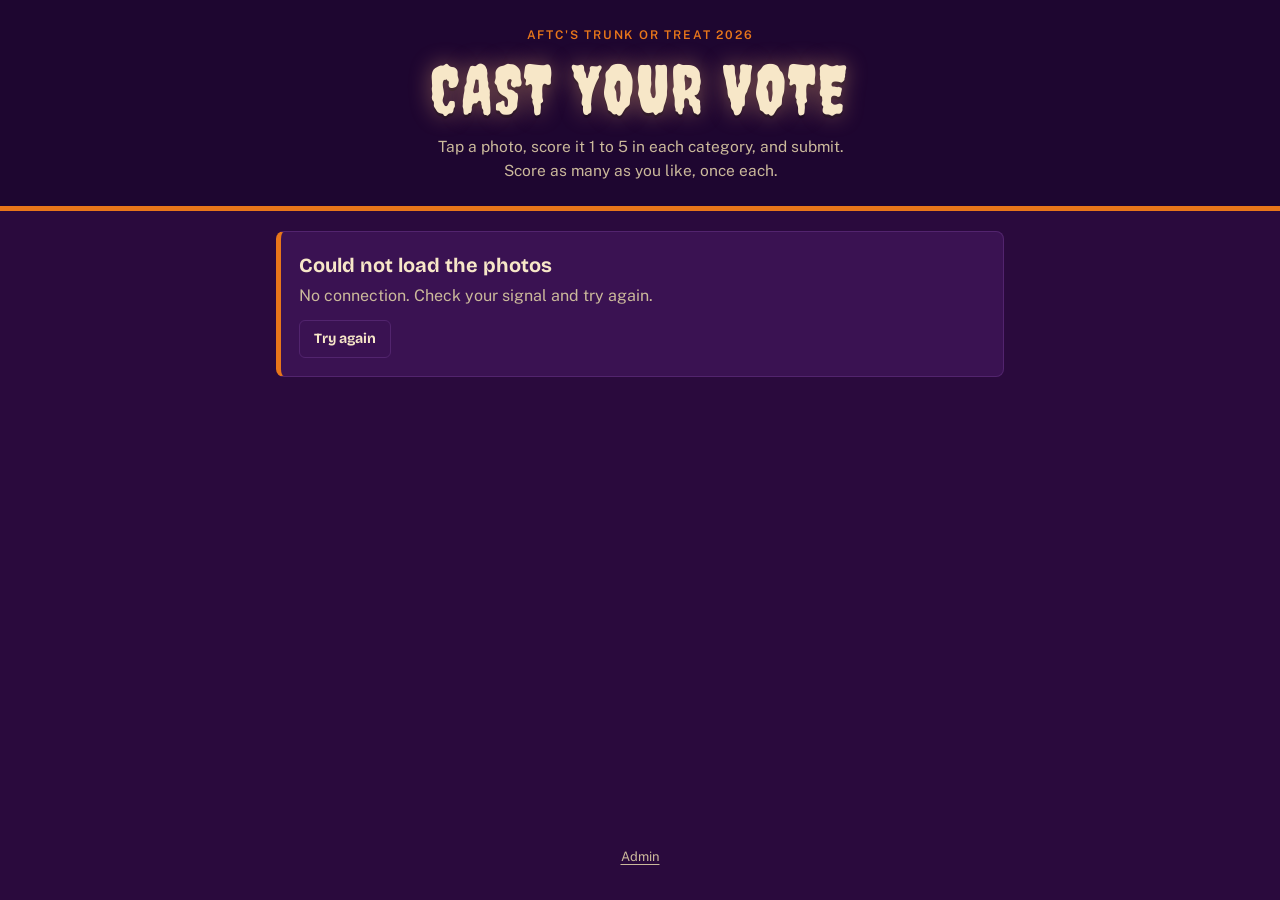
<file: 2026voting/index.html>
<!doctype html>
<html lang="en">
<head>
<meta charset="utf-8">
<meta name="viewport" content="width=device-width, initial-scale=1, viewport-fit=cover">
<title>Vote | AFTC's Trunk or Treat 2026</title>
<meta name="description" content="Score the trunks and host costumes at AFTC's Trunk or Treat 2026.">
<meta name="theme-color" content="#1E0630">
<link rel="preconnect" href="https://fonts.googleapis.com">
<link rel="preconnect" href="https://fonts.gstatic.com" crossorigin>
<link rel="stylesheet" href="https://fonts.googleapis.com/css2?family=Bricolage+Grotesque:opsz,wght@12..96,500;12..96,700;12..96,800&family=Creepster&family=Public+Sans:wght@400;500;600;700&display=swap">
<link rel="stylesheet" href="style.css">
</head>
<body>

<header class="band">
  <div class="band-inner">
    <p class="eyebrow">AFTC's Trunk or Treat 2026</p>
    <h1>Cast your vote</h1>
    <p class="lede" id="lede">Tap a photo, score it 1 to 5 in each category, and submit. Score as many as you like, once each.</p>
  </div>
</header>

<main>
  <!-- Voter view -->
  <section id="voter">
    <div class="notice" id="setupNote" hidden>
      <h2>Voting is not connected yet</h2>
      <p>The committee is still setting this page up. Check back soon.</p>
    </div>

    <div class="notice" id="loadErr" hidden>
      <h2>Could not load the photos</h2>
      <p id="loadErrMsg"></p>
      <button class="btn ghost small" id="retryLoad" type="button">Try again</button>
    </div>

    <div class="notice" id="closed" hidden>
      <h2>Voting is closed</h2>
      <p id="closedMsg">Thanks for voting. Winners will be announced soon.</p>
      <a class="btn primary" id="winnersLink" href="results/" hidden>See the winners</a>
    </div>

    <div id="votingArea" hidden>
      <div class="codebar" id="codeBar" hidden>
        <form class="field" id="codeForm">
          <label for="codeInput">Voting code from your card</label>
          <div style="display:flex;gap:8px">
            <input id="codeInput" type="text" autocomplete="off" autocapitalize="characters" spellcheck="false" maxlength="12" placeholder="ABC123">
            <button class="btn primary small" type="submit">Save</button>
          </div>
        </form>
        <p class="have" id="codeHave" hidden>Voting with code <b id="codeShow"></b> <button class="linkbtn" id="codeChange" type="button">Change</button></p>
      </div>

      <nav class="tabs" role="tablist" aria-label="Contests">
        <button role="tab" id="tab-trunk" data-tab="trunk" aria-selected="true" aria-controls="gallery">Trunks <span class="count" id="count-trunk"></span></button>
        <button role="tab" id="tab-costume" data-tab="costume" aria-selected="false" aria-controls="gallery">Costumes <span class="count" id="count-costume"></span></button>
      </nav>

      <div class="prizes" id="prizes"></div>

      <div id="gallery" class="grid" role="tabpanel" aria-live="polite"></div>
      <p class="empty" id="empty" hidden></p>
    </div>

    <p class="empty" id="loading">Loading photos...</p>
  </section>

  <!-- Admin view (shown after the PIN) -->
  <section id="admin" hidden>
    <div class="admin-head">
      <h2>Admin</h2>
      <button class="btn ghost small" id="exitAdmin" type="button">Exit admin</button>
    </div>
    <p class="warn" id="adminWarn" hidden></p>

    <div class="card">
      <h3>Voting controls</h3>
      <div class="switch-row">
        <div><strong>Voting</strong><span id="votingState">Closed</span></div>
        <button class="toggle" id="tVoting" type="button" role="switch" aria-checked="false" aria-label="Voting open"></button>
      </div>
      <div class="switch-row">
        <div><strong>Publish results</strong><span id="publishState">Close voting first, then publish.</span></div>
        <button class="toggle" id="tPublish" type="button" role="switch" aria-checked="false" aria-label="Publish results"></button>
      </div>
      <div class="switch-row">
        <div><strong>Require voting codes</strong><span id="codeState">Off: one ballot per phone per entry.</span></div>
        <button class="toggle" id="tCodes" type="button" role="switch" aria-checked="false" aria-label="Require voting codes"></button>
      </div>
      <form class="field-row" id="minForm">
        <label for="minBallots">Minimum ballots to place</label>
        <input id="minBallots" type="number" min="1" max="1000" inputmode="numeric">
        <button class="btn ghost small" type="submit">Save</button>
      </form>
      <form class="field-row" id="genForm">
        <label for="genCount">Make voting codes</label>
        <input id="genCount" type="number" min="1" max="1000" value="100" inputmode="numeric">
        <button class="btn ghost small" type="submit">Make</button>
      </form>
      <p class="stats" id="stats"></p>
      <p class="adm-links">
        <a href="results/" target="_blank" rel="noopener">Open results page</a>
        <a id="sheetLink" href="#" target="_blank" rel="noopener" hidden>Open scores spreadsheet</a>
      </p>
    </div>

    <details class="card" id="walkCard">
      <summary>Add a walk-in host</summary>
      <form class="form-grid" id="walkForm">
        <div class="two">
          <div class="f"><label for="walkName">Host name</label><input id="walkName" type="text" maxlength="120" required></div>
          <div class="f"><label for="walkNum">Trunk #</label><input id="walkNum" type="number" min="1" inputmode="numeric" placeholder="Auto"></div>
        </div>
        <div class="f"><label for="walkTheme">Trunk name or theme</label><input id="walkTheme" type="text" maxlength="120"></div>
        <button class="btn primary" type="submit">Add host</button>
      </form>
    </details>

    <div class="host-tools">
      <input id="hostSearch" type="search" placeholder="Search name, theme, or trunk #" aria-label="Search hosts">
      <button class="btn ghost small" id="refreshHosts" type="button">Refresh</button>
    </div>
    <div id="hostList"></div>
    <p class="empty" id="hostEmpty" hidden>No hosts match.</p>
  </section>
</main>

<footer>
  <button class="linkbtn" id="adminBtn" type="button">Admin</button>
</footer>

<!-- Score sheet -->
<div class="overlay" id="scoreSheet" hidden>
  <form class="panel" id="scoreForm" role="dialog" aria-modal="true" aria-labelledby="scoreTitle">
    <img class="score-photo" id="scorePhoto" alt="">
    <div class="score-head">
      <div class="num" id="scoreNum"></div>
      <h2 id="scoreTitle"></h2>
      <p class="theme" id="scoreTheme"></p>
    </div>
    <p class="scale">1 poor, 2 fair, 3 good, 4 very good, 5 excellent</p>
    <div id="critList"></div>
    <div class="score-total">Total <b id="scoreTotal">0</b> of <span id="scoreMax">25</span></div>
    <p class="honor">Please do not score your own trunk or costume.</p>
    <p class="err" id="scoreErr"></p>
    <div class="actions">
      <button class="btn ghost" type="button" data-close>Cancel</button>
      <button class="btn primary" type="submit" id="scoreSubmit" disabled>Submit score</button>
    </div>
  </form>
</div>

<!-- Admin PIN -->
<div class="overlay" id="pinSheet" hidden>
  <form class="panel pin-panel" id="pinForm" role="dialog" aria-modal="true" aria-labelledby="pinTitle" autocomplete="off">
    <h2 id="pinTitle">Admin</h2>
    <label for="pinInput">Enter the admin PIN</label>
    <input id="pinInput" type="password" inputmode="numeric" autocomplete="off" maxlength="12">
    <div class="pin-wait" id="pinWait" hidden aria-live="assertive">
      <p><span id="pinMsg">Wrong PIN</span>. Try again in <span class="big" id="pinCount">2</span></p>
      <div class="bar"><span id="pinBar"></span></div>
    </div>
    <p class="err" id="pinErr"></p>
    <div class="actions">
      <button class="btn ghost" type="button" data-close>Cancel</button>
      <button class="btn primary" type="submit" id="pinGo">Enter</button>
    </div>
  </form>
</div>

<input type="file" id="camera" accept="image/*" capture="environment" hidden>
<div class="toast" id="toast" role="status" aria-live="polite"></div>

<script src="config.js"></script>
<script src="common.js"></script>
<script>
(function () {
  var api = TT.api, el = TT.el, toast = TT.toast;
  var $ = function (id) { return document.getElementById(id); };

  var CRITERIA = {
    trunk: [
      ['Creativity', 'Original idea or a clever twist on a familiar one.'],
      ['Theme execution', 'How fully the idea is carried out, down to the details.'],
      ['Visual impact', 'Eye-catching from a distance, including lighting after dark.'],
      ['Interaction', 'Sound, props, effects, and how the hosts engage with kids.'],
      ['Effort and craftsmanship', 'How well it is built. Handmade work counts in its favor.']
    ],
    costume: [
      ['Creativity', 'Original idea or a clever take on a familiar character.'],
      ['Craftsmanship', 'How well it is made. Handmade work counts in its favor.'],
      ['Character', 'Staying in character with voice and movement, and playing it up for kids.'],
      ['Theme tie-in', 'How well the costume matches the trunk.']
    ]
  };
  var SCALE = ['Poor', 'Fair', 'Good', 'Very good', 'Excellent'];

  var state = {
    tab: 'trunk',
    data: null,
    scored: { trunk: {}, costume: {} },
    voter: voterId(),
    code: TT.getItem('localStorage', 'tot2026_code') || '',
    current: null,
    picks: [],
    pin: null,
    admin: null,
    camTarget: null
  };

  function voterId() {
    var id = TT.getItem('localStorage', 'tot2026_voter');
    if (!id) {
      var bytes = new Uint8Array(16);
      (window.crypto || window.msCrypto).getRandomValues(bytes);
      id = Array.prototype.map.call(bytes, function (b) { return ('0' + b.toString(16)).slice(-2); }).join('');
      TT.setItem('localStorage', 'tot2026_voter', id);
    }
    return id;
  }

  function entryLabel(e) { return e.number ? 'Trunk ' + e.number : 'Trunk'; }

  /* ================= Voter view ================= */

  function loadEntries(quiet) {
    if (!window.VOTING_API_URL) {
      $('loading').hidden = true;
      $('setupNote').hidden = false;
      return Promise.resolve();
    }
    return api('entries', { voter: state.voter, code: state.code }).then(function (r) {
      $('loading').hidden = true;
      if (!r.ok) throw new Error(r.error || 'Something went wrong.');
      $('loadErr').hidden = true;
      state.data = r;
      if (r.badCode) { state.code = ''; TT.setItem('localStorage', 'tot2026_code', null); toast('That voting code was not found. Check your card.', true); }
      ['trunk', 'costume'].forEach(function (k) {
        state.scored[k] = {};
        (r.scored[k] || []).forEach(function (id) { state.scored[k][id] = true; });
      });
      renderVoter();
    }).catch(function (err) {
      $('loading').hidden = true;
      if (quiet && state.data) return;
      $('loadErrMsg').textContent = err.message;
      $('loadErr').hidden = false;
    });
  }

  function renderVoter() {
    var d = state.data;
    if (!d) return;
    var open = d.settings.votingOpen;
    $('closed').hidden = open;
    $('votingArea').hidden = !open;
    $('lede').hidden = !open;
    $('winnersLink').hidden = !d.settings.resultsPublished;
    $('closedMsg').textContent = d.settings.resultsPublished ? 'Thanks for voting. The winners are posted.' : 'Thanks for voting. Winners will be announced soon.';
    if (!open) return;

    $('codeBar').hidden = !d.settings.requireCode;
    $('codeForm').hidden = !!state.code;
    $('codeHave').hidden = !state.code;
    $('codeShow').textContent = state.code;

    ['trunk', 'costume'].forEach(function (k) {
      var done = d[k].filter(function (e) { return state.scored[k][e.id]; }).length;
      $('count-' + k).textContent = d[k].length ? '(' + done + '/' + d[k].length + ')' : '';
      $('tab-' + k).setAttribute('aria-selected', String(state.tab === k));
    });

    renderPrizes();

    var list = d[state.tab];
    var g = $('gallery');
    g.innerHTML = '';
    list.forEach(function (e) {
      var done = !!state.scored[state.tab][e.id];
      g.appendChild(el('button', { type: 'button', class: 'entry' + (done ? ' is-done' : ''), 'data-id': e.id, 'aria-label': entryLabel(e) + ', ' + e.name + (done ? ', scored' : '') }, [
        el('img', { class: 'ph', src: e.photo, alt: '', loading: 'lazy', referrerpolicy: 'no-referrer' }),
        done ? el('span', { class: 'done', text: 'Scored' }) : null,
        el('span', { class: 'meta' }, [
          el('span', { class: 'num', text: entryLabel(e) }),
          el('span', { class: 'name', text: e.name }),
          e.theme ? el('span', { class: 'theme', text: e.theme }) : null
        ])
      ]));
    });
    var empty = $('empty');
    empty.hidden = list.length > 0;
    empty.textContent = state.tab === 'trunk' ? 'Trunk photos will show up here as they are taken.' : 'Costume photos will show up here as they are taken.';
  }

  function renderPrizes() {
    var box = $('prizes');
    var list = TT.prizes[state.tab] || [];
    box.innerHTML = '';
    box.hidden = !list.length;
    box.appendChild(el('h3', { text: state.tab === 'trunk' ? 'Trunk prizes' : 'Costume prizes' }));
    list.forEach(function (p, i) {
      box.appendChild(el('div', { class: 'prize-row' }, [
        el('b', { text: ['1st', '2nd', '3rd'][i] || (i + 1) + 'th' }),
        el('span', { text: p })
      ]));
    });
  }

  document.querySelector('.tabs').addEventListener('click', function (e) {
    var b = e.target.closest('[data-tab]');
    if (!b) return;
    state.tab = b.getAttribute('data-tab');
    renderVoter();
  });

  $('gallery').addEventListener('click', function (e) {
    var card = e.target.closest('.entry');
    if (!card) return;
    var id = card.getAttribute('data-id');
    if (state.scored[state.tab][id]) { toast('You already scored this one.'); return; }
    if (state.data.settings.requireCode && !state.code) {
      toast('Enter the voting code from your card first.', true);
      $('codeInput').focus();
      return;
    }
    var entry = state.data[state.tab].filter(function (x) { return x.id === id; })[0];
    if (entry) openScore(entry);
  });

  $('codeForm').addEventListener('submit', function (e) {
    e.preventDefault();
    var c = $('codeInput').value.toUpperCase().replace(/[^A-Z0-9]/g, '');
    if (c.length < 4) { toast('Enter the code printed on your card.', true); return; }
    state.code = c;
    TT.setItem('localStorage', 'tot2026_code', c);
    $('codeInput').value = '';
    loadEntries();
  });
  $('codeChange').addEventListener('click', function () {
    state.code = '';
    TT.setItem('localStorage', 'tot2026_code', null);
    state.scored = { trunk: {}, costume: {} };
    renderVoter();
    $('codeInput').focus();
  });
  $('retryLoad').addEventListener('click', function () { $('loadErr').hidden = true; $('loading').hidden = false; loadEntries(); });

  /* ----- score sheet ----- */

  function openScore(entry) {
    var crit = CRITERIA[state.tab];
    state.current = { entry: entry, contest: state.tab };
    state.picks = crit.map(function () { return 0; });
    $('scorePhoto').src = entry.photo;
    $('scorePhoto').alt = (state.tab === 'trunk' ? 'Trunk' : 'Costume') + ' photo for ' + entry.name;
    $('scoreNum').textContent = entryLabel(entry) + (state.tab === 'trunk' ? ' trunk' : ' costume');
    $('scoreTitle').textContent = entry.name;
    $('scoreTheme').textContent = entry.theme || '';
    $('scoreMax').textContent = String(crit.length * 5);
    $('scoreErr').textContent = '';
    var list = $('critList');
    list.innerHTML = '';
    crit.forEach(function (c, i) {
      var picks = el('div', { class: 'picks', role: 'radiogroup', 'aria-label': c[0] });
      for (var n = 1; n <= 5; n++) {
        picks.appendChild(el('button', { type: 'button', role: 'radio', 'aria-checked': 'false', 'data-i': String(i), 'data-n': String(n), 'aria-label': n + ', ' + SCALE[n - 1], text: String(n) }));
      }
      list.appendChild(el('div', { class: 'crit' }, [
        el('div', { class: 'crit-top' }, [
          el('span', { class: 'crit-name', text: c[0] }),
          el('span', { class: 'crit-pick', id: 'pick-' + i })
        ]),
        el('p', { class: 'crit-desc', text: c[1] }),
        picks
      ]));
    });
    updateScore();
    $('scoreSheet').hidden = false;
    $('scoreSheet').scrollTop = 0;
    document.body.classList.add('locked');
  }

  function closeScore() {
    $('scoreSheet').hidden = true;
    document.body.classList.remove('locked');
    state.current = null;
  }

  function updateScore() {
    var total = 0, complete = true;
    state.picks.forEach(function (v, i) {
      total += v;
      if (!v) complete = false;
      var p = $('pick-' + i);
      if (p) p.textContent = v ? v + ', ' + SCALE[v - 1] : '';
    });
    $('scoreTotal').textContent = String(total);
    $('scoreSubmit').disabled = !complete;
  }

  $('critList').addEventListener('click', function (e) {
    var b = e.target.closest('button[data-n]');
    if (!b) return;
    var i = Number(b.getAttribute('data-i')), n = Number(b.getAttribute('data-n'));
    state.picks[i] = n;
    b.parentNode.querySelectorAll('button').forEach(function (x) { x.setAttribute('aria-checked', String(x === b)); });
    updateScore();
  });

  $('scoreSheet').addEventListener('click', function (e) {
    if (e.target === $('scoreSheet') || e.target.hasAttribute('data-close')) closeScore();
  });

  $('scoreForm').addEventListener('submit', function (e) {
    e.preventDefault();
    var cur = state.current;
    if (!cur || state.picks.some(function (v) { return !v; })) return;
    var btn = $('scoreSubmit');
    btn.disabled = true;
    btn.textContent = 'Sending...';
    api('vote', { contest: cur.contest, hostId: cur.entry.id, scores: state.picks.slice(), voter: state.voter, code: state.code }).then(function (r) {
      btn.textContent = 'Submit score';
      if (r.ok || r.already) {
        state.scored[cur.contest][cur.entry.id] = true;
        closeScore();
        renderVoter();
        toast(r.ok ? 'Score saved. Thank you!' : 'You already scored this one.');
        return;
      }
      btn.disabled = false;
      if (r.closed) { closeScore(); loadEntries(); toast('Voting just closed.', true); return; }
      if (r.badCode || r.needCode) {
        state.code = '';
        TT.setItem('localStorage', 'tot2026_code', null);
        closeScore();
        renderVoter();
        toast(r.error, true);
        return;
      }
      $('scoreErr').textContent = r.error || 'Something went wrong. Try again.';
    }).catch(function (err) {
      btn.textContent = 'Submit score';
      btn.disabled = false;
      $('scoreErr').textContent = err.message;
    });
  });

  document.addEventListener('keydown', function (e) {
    if (e.key !== 'Escape') return;
    if (!$('scoreSheet').hidden) closeScore();
    else if (!$('pinSheet').hidden) pin.close();
  });

  /* ================= Admin view ================= */

  var pin = TT.pinDialog({
    check: function (p) { return api('login', { pin: p }); },
    onSuccess: function (p) { state.pin = p; enterAdmin(); }
  });

  $('adminBtn').addEventListener('click', function () {
    if (!window.VOTING_API_URL) { toast('Voting is not connected yet.', true); return; }
    var saved = TT.getPin();
    if (saved) { state.pin = saved; enterAdmin(); } else pin.open();
  });

  function adminApi(action, data, timeoutMs, retried) {
    return api(action, Object.assign({ pin: state.pin }, data || {}), timeoutMs).then(function (r) {
      if (r.pinError && !r.wrong && !retried) {
        return new Promise(function (res) { setTimeout(res, (r.waitMs || 2000) + 150); })
          .then(function () { return adminApi(action, data, timeoutMs, true); });
      }
      if (r.pinError) {
        exitAdmin();
        toast(r.wrong ? 'That PIN no longer works. Enter it again.' : 'Busy. Try again in a moment.', true);
        if (r.wrong) pin.open();
        throw new Error('pin');
      }
      if (!r.ok) throw new Error(r.error || 'Something went wrong.');
      return r;
    });
  }

  function failToast(err) { if (err.message !== 'pin') toast(err.message, true); }

  function enterAdmin() {
    $('voter').hidden = true;
    $('admin').hidden = false;
    document.querySelector('.band').hidden = true;
    $('adminBtn').hidden = true;
    window.scrollTo(0, 0);
    loadAdmin();
  }

  function exitAdmin() {
    TT.clearPin();
    state.pin = null;
    state.admin = null;
    $('admin').hidden = true;
    $('voter').hidden = false;
    document.querySelector('.band').hidden = false;
    $('adminBtn').hidden = false;
    $('hostList').innerHTML = '';
    loadEntries();
  }
  $('exitAdmin').addEventListener('click', exitAdmin);

  function loadAdmin() {
    $('hostList').innerHTML = '';
    $('hostEmpty').hidden = false;
    $('hostEmpty').textContent = 'Loading hosts...';
    return adminApi('adminData').then(function (r) {
      state.admin = r;
      $('adminWarn').hidden = !r.warning;
      $('adminWarn').textContent = r.warning || '';
      $('sheetLink').href = r.scoresUrl;
      $('sheetLink').hidden = !r.scoresUrl;
      renderSettings();
      renderHosts();
    }).catch(function (err) {
      $('hostEmpty').textContent = err.message === 'pin' ? '' : err.message;
      failToast(err);
    });
  }
  $('refreshHosts').addEventListener('click', loadAdmin);

  function renderSettings() {
    var a = state.admin, s = a.settings;
    $('tVoting').setAttribute('aria-checked', String(s.votingOpen));
    $('votingState').textContent = s.votingOpen ? 'Open: voters can score.' : 'Closed.';
    $('tPublish').setAttribute('aria-checked', String(s.resultsPublished));
    $('tPublish').disabled = s.votingOpen && !s.resultsPublished;
    $('publishState').textContent = s.resultsPublished ? 'Published: winners are public on the results page.' : (s.votingOpen ? 'Close voting first, then publish.' : 'Hidden: results page needs the PIN.');
    $('tCodes').setAttribute('aria-checked', String(s.requireCode));
    $('codeState').textContent = s.requireCode ? 'On: one ballot per code per entry. ' + a.codeCount + ' codes made.' : 'Off: one ballot per phone per entry.';
    $('minBallots').value = s.minBallots;
    var live = { trunk: 0, costume: 0 };
    a.hosts.forEach(function (h) {
      if (h.trunkPhoto && h.trunkElig === 'Pass') live.trunk++;
      if (h.costumePhoto && h.costumeElig === 'Pass') live.costume++;
    });
    $('stats').textContent = a.hosts.length + ' hosts. Live for voting: ' + live.trunk + ' trunks, ' + live.costume + ' costumes. Ballots: ' + a.ballots.trunk + ' trunk, ' + a.ballots.costume + ' costume.';
  }

  function saveSettings(change, okMsg) {
    return adminApi('setSettings', { settings: change }).then(function (r) {
      state.admin.settings = r.settings;
      renderSettings();
      if (okMsg) toast(okMsg);
    }).catch(failToast);
  }

  $('tVoting').addEventListener('click', function () {
    var open = state.admin.settings.votingOpen;
    if (open && !confirm('Close voting now? Voters will not be able to score anything.')) return;
    if (!open && state.admin.settings.resultsPublished && !confirm('Reopening voting takes the published results down. Continue?')) return;
    saveSettings({ votingOpen: !open }, open ? 'Voting is closed.' : 'Voting is open.');
  });
  $('tPublish').addEventListener('click', function () {
    var pub = state.admin.settings.resultsPublished;
    if (!pub && !confirm('Publish the winners? Anyone with the results link will see them.')) return;
    saveSettings({ resultsPublished: !pub }, pub ? 'Results hidden.' : 'Results published.');
  });
  $('tCodes').addEventListener('click', function () {
    var on = state.admin.settings.requireCode;
    if (!on && state.admin.codeCount === 0) { toast('Make voting codes first.', true); return; }
    saveSettings({ requireCode: !on }, on ? 'Voting codes off.' : 'Voting codes required.');
  });
  $('minForm').addEventListener('submit', function (e) {
    e.preventDefault();
    saveSettings({ minBallots: Number($('minBallots').value) }, 'Minimum saved.');
  });
  $('genForm').addEventListener('submit', function (e) {
    e.preventDefault();
    var n = Number($('genCount').value);
    if (!confirm('Make ' + n + ' new voting codes? They go in the Voting Codes tab of the scores spreadsheet.')) return;
    adminApi('generateCodes', { count: n }).then(function (r) {
      state.admin.codeCount = r.codeCount;
      renderSettings();
      toast(n + ' codes made. ' + r.codeCount + ' in total.');
    }).catch(failToast);
  });

  $('walkForm').addEventListener('submit', function (e) {
    e.preventDefault();
    var btn = e.target.querySelector('button[type="submit"]');
    btn.disabled = true;
    adminApi('addWalkIn', { name: $('walkName').value, number: $('walkNum').value, theme: $('walkTheme').value }).then(function (r) {
      btn.disabled = false;
      state.admin.hosts.push(r.host);
      sortHosts();
      e.target.reset();
      $('walkCard').open = false;
      renderSettings();
      renderHosts();
      toast('Added as Trunk ' + r.host.number + '.');
      var node = document.querySelector('.host[data-id="' + r.host.id + '"]');
      if (node) node.scrollIntoView({ behavior: 'smooth', block: 'center' });
    }).catch(function (err) { btn.disabled = false; failToast(err); });
  });

  function sortHosts() {
    state.admin.hosts.sort(function (a, b) {
      var na = a.number === '' ? Infinity : Number(a.number), nb = b.number === '' ? Infinity : Number(b.number);
      return na !== nb ? na - nb : a.name.localeCompare(b.name);
    });
  }

  $('hostSearch').addEventListener('input', renderHosts);

  function renderHosts() {
    var q = $('hostSearch').value.trim().toLowerCase();
    var list = $('hostList');
    list.innerHTML = '';
    var shown = 0;
    state.admin.hosts.forEach(function (h) {
      if (q && (String(h.number) + ' ' + h.name + ' ' + h.theme).toLowerCase().indexOf(q) < 0) return;
      list.appendChild(hostCard(h));
      shown++;
    });
    $('hostEmpty').hidden = shown > 0;
    $('hostEmpty').textContent = state.admin.hosts.length ? 'No hosts match.' : 'No hosts yet. Registered hosts appear here automatically.';
  }

  function slotStatus(h, kind) {
    var photo = h[kind + 'Photo'], elig = h[kind + 'Elig'];
    if (!photo) return kind === 'costume' ? ['', 'Optional. Take a photo to enter.'] : ['todo', 'Needs a photo.'];
    if (elig === 'Pass') return ['live', 'Live for voting.'];
    if (elig === 'Fail') return ['', 'Hidden from voters.'];
    return ['todo', 'Mark Pass to show it.'];
  }

  function slot(h, kind) {
    var photo = h[kind + 'Photo'], elig = h[kind + 'Elig'];
    var st = slotStatus(h, kind);
    return el('div', { class: 'slot', 'data-kind': kind }, [
      el('div', { class: 'slot-label', text: kind === 'trunk' ? 'Trunk' : 'Costume' }),
      el('div', { class: 'thumb' }, [photo ? el('img', { src: photo, alt: '', referrerpolicy: 'no-referrer' }) : document.createTextNode('No photo')]),
      el('button', { type: 'button', class: 'btn small ' + (photo ? 'ghost' : 'primary'), 'data-act': 'photo', text: photo ? 'Retake' : 'Take photo' }),
      photo ? el('div', { class: 'elig', role: 'group', 'aria-label': 'Eligibility' }, [
        el('button', { type: 'button', 'data-act': 'elig', 'data-v': 'Pass', 'aria-pressed': String(elig === 'Pass'), text: 'Pass' }),
        el('button', { type: 'button', 'data-act': 'elig', 'data-v': 'Fail', 'aria-pressed': String(elig === 'Fail'), text: 'Fail' })
      ]) : null,
      el('div', { class: 'slot-status' + (st[0] ? ' ' + st[0] : ''), text: st[1] }),
      photo ? el('button', { type: 'button', class: 'linkbtn', 'data-act': 'remove', text: 'Remove photo' }) : null
    ]);
  }

  function hostCard(h) {
    var hasNum = h.number !== '';
    return el('article', { class: 'host', 'data-id': h.id }, [
      el('div', { class: 'host-top' }, [
        el('div', { class: 'host-num' + (hasNum ? '' : ' none'), text: hasNum ? String(h.number) : 'No #' }),
        el('div', { class: 'host-id' }, [
          el('h3', {}, [h.name, h.source === 'Walk-in' ? el('span', { class: 'tag', text: 'Walk-in' }) : null]),
          el('p', { text: h.theme || 'No theme given' })
        ]),
        el('button', { type: 'button', class: 'btn ghost small', 'data-act': 'edit', text: 'Edit' })
      ]),
      el('div', { class: 'slots' }, [slot(h, 'trunk'), slot(h, 'costume')]),
      el('form', { class: 'edit-form', hidden: true }, [
        el('div', { class: 'form-grid' }, [
          el('div', { class: 'two' }, [
            el('div', { class: 'f' }, [el('label', { text: 'Host name' }), el('input', { type: 'text', name: 'name', value: h.name, maxlength: '120', required: true })]),
            el('div', { class: 'f' }, [el('label', { text: 'Trunk #' }), el('input', { type: 'number', name: 'number', value: h.number, min: '1', inputmode: 'numeric' })])
          ]),
          el('div', { class: 'f' }, [el('label', { text: 'Trunk name or theme' }), el('input', { type: 'text', name: 'theme', value: h.theme, maxlength: '120' })])
        ]),
        el('div', { class: 'actions' }, [
          el('button', { type: 'button', class: 'btn ghost small', 'data-act': 'cancel', text: 'Cancel' }),
          el('button', { type: 'submit', class: 'btn primary small', text: 'Save' })
        ])
      ])
    ]);
  }

  function replaceHost(h) {
    var i = state.admin.hosts.findIndex(function (x) { return x.id === h.id; });
    if (i >= 0) state.admin.hosts[i] = h; else state.admin.hosts.push(h);
    var old = document.querySelector('.host[data-id="' + h.id + '"]');
    if (old) old.replaceWith(hostCard(h));
    renderSettings();
  }

  function findHost(id) { return state.admin.hosts.filter(function (x) { return x.id === id; })[0]; }

  $('hostList').addEventListener('click', function (e) {
    var b = e.target.closest('[data-act]');
    if (!b) return;
    var card = b.closest('.host');
    var h = findHost(card.getAttribute('data-id'));
    var slotEl = b.closest('.slot');
    var kind = slotEl ? slotEl.getAttribute('data-kind') : null;
    var act = b.getAttribute('data-act');

    if (act === 'edit') { card.querySelector('.edit-form').hidden = false; card.querySelector('input[name="name"]').focus(); return; }
    if (act === 'cancel') { card.querySelector('.edit-form').hidden = true; return; }
    if (act === 'photo') {
      state.camTarget = { id: h.id, kind: kind };
      $('camera').value = '';
      $('camera').click();
      return;
    }
    if (act === 'elig') {
      var v = b.getAttribute('data-v');
      if (h[kind + 'Elig'] === v) v = '';
      adminApi('setEligibility', { hostId: h.id, kind: kind, value: v }).then(function (r) { replaceHost(r.host); }).catch(failToast);
      return;
    }
    if (act === 'remove') {
      var what = kind === 'trunk' ? 'trunk photo? The trunk leaves voting until a new photo is taken.' : 'costume photo? This takes them out of the costume contest.';
      if (!confirm('Remove the ' + what)) return;
      adminApi('removePhoto', { hostId: h.id, kind: kind }).then(function (r) { replaceHost(r.host); toast('Photo removed.'); }).catch(failToast);
    }
  });

  $('hostList').addEventListener('submit', function (e) {
    e.preventDefault();
    var form = e.target;
    var card = form.closest('.host');
    adminApi('updateHost', {
      hostId: card.getAttribute('data-id'),
      name: form.elements.name.value,
      number: form.elements.number.value,
      theme: form.elements.theme.value
    }).then(function (r) {
      replaceHost(r.host);
      sortHosts();
      renderHosts();
      toast('Saved.');
    }).catch(failToast);
  });

  $('camera').addEventListener('change', function () {
    var file = this.files && this.files[0];
    var target = state.camTarget;
    if (!file || !target) return;
    var card = document.querySelector('.host[data-id="' + target.id + '"]');
    var thumb = card && card.querySelector('.slot[data-kind="' + target.kind + '"] .thumb');
    var busy = el('div', { class: 'busy', text: 'Saving...' });
    if (thumb) thumb.appendChild(busy);
    resizeImage(file, 1600, 0.82).then(function (dataUrl) {
      return adminApi('uploadPhoto', { hostId: target.id, kind: target.kind, image: dataUrl }, 90000);
    }).then(function (r) {
      replaceHost(r.host);
      toast((target.kind === 'trunk' ? 'Trunk' : 'Costume') + ' photo saved.' + (r.host[target.kind + 'Elig'] === 'Pass' ? '' : ' Mark Pass to show it.'));
    }).catch(function (err) {
      if (busy.parentNode) busy.remove();
      failToast(err);
    });
  });

  // Shrinks the photo on the phone before upload so it sends quickly over cell data.
  function resizeImage(file, maxSide, quality) {
    return new Promise(function (resolve, reject) {
      var url = URL.createObjectURL(file);
      var img = new Image();
      img.onload = function () {
        var w = img.naturalWidth, h = img.naturalHeight;
        var s = Math.min(1, maxSide / Math.max(w, h));
        var c = document.createElement('canvas');
        c.width = Math.round(w * s);
        c.height = Math.round(h * s);
        c.getContext('2d').drawImage(img, 0, 0, c.width, c.height);
        URL.revokeObjectURL(url);
        resolve(c.toDataURL('image/jpeg', quality));
      };
      img.onerror = function () { URL.revokeObjectURL(url); reject(new Error('That photo could not be read. Try again.')); };
      img.src = url;
    });
  }

  /* ================= Start ================= */

  if (TT.getPin() && window.VOTING_API_URL) {
    $('loading').hidden = true;
    state.pin = TT.getPin();
    enterAdmin();
  } else {
    loadEntries();
  }

  // Pick up new photos and open/close changes while people browse.
  setInterval(function () {
    if (document.hidden || $('voter').hidden || !$('scoreSheet').hidden) return;
    loadEntries(true);
  }, 45000);
})();
</script>
</body>
</html>
</file>
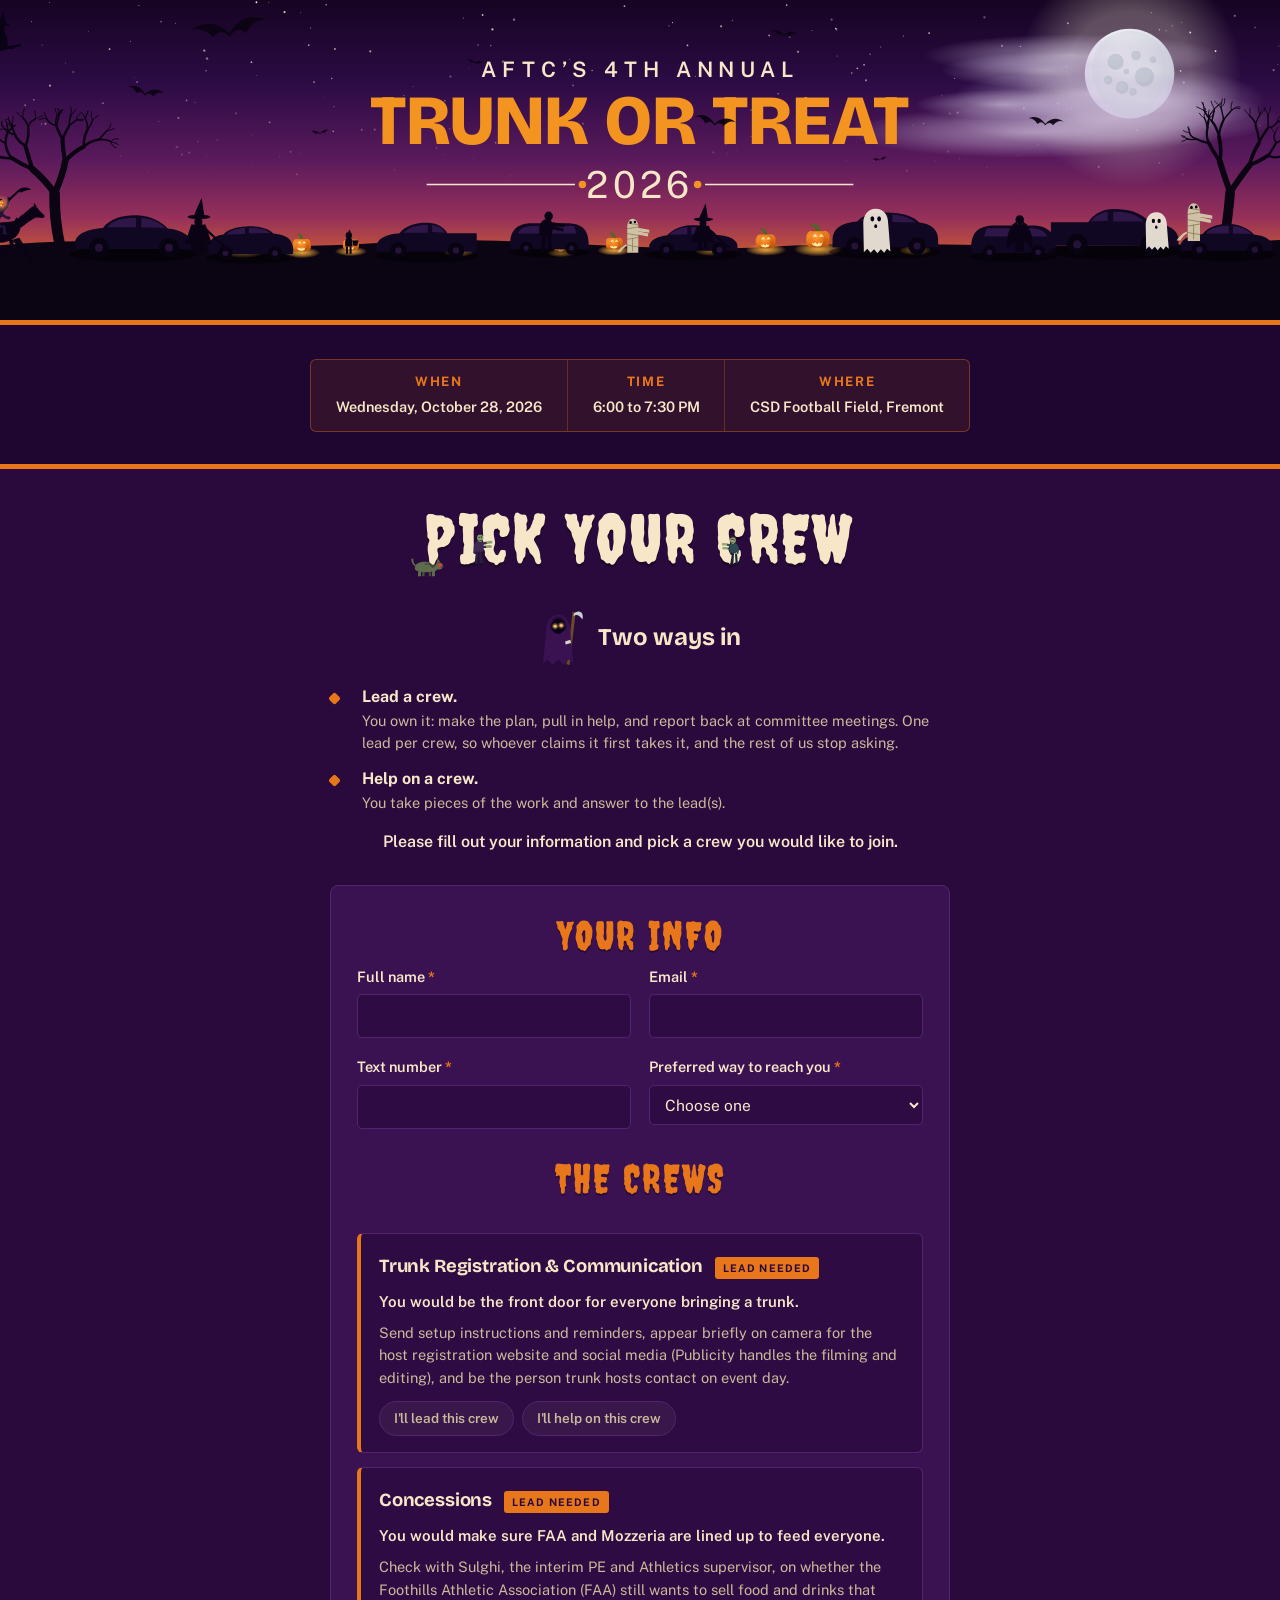
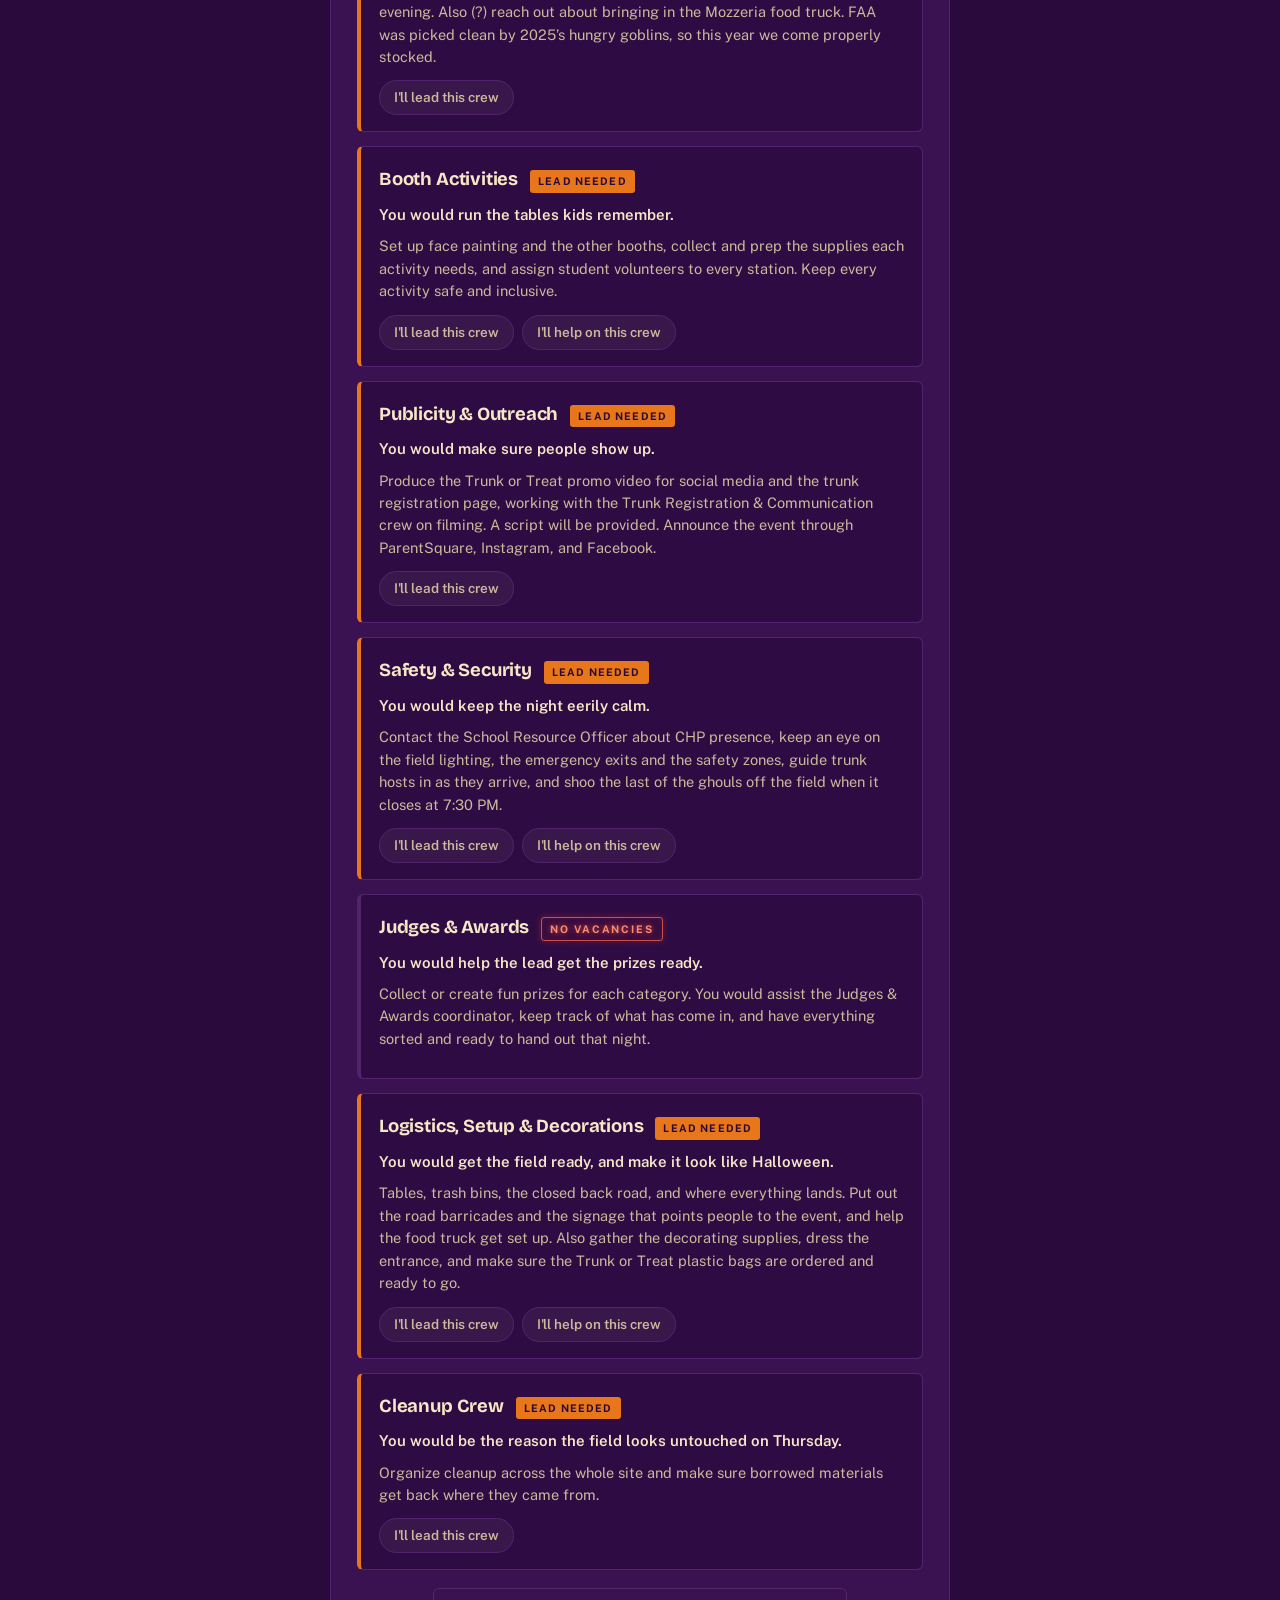
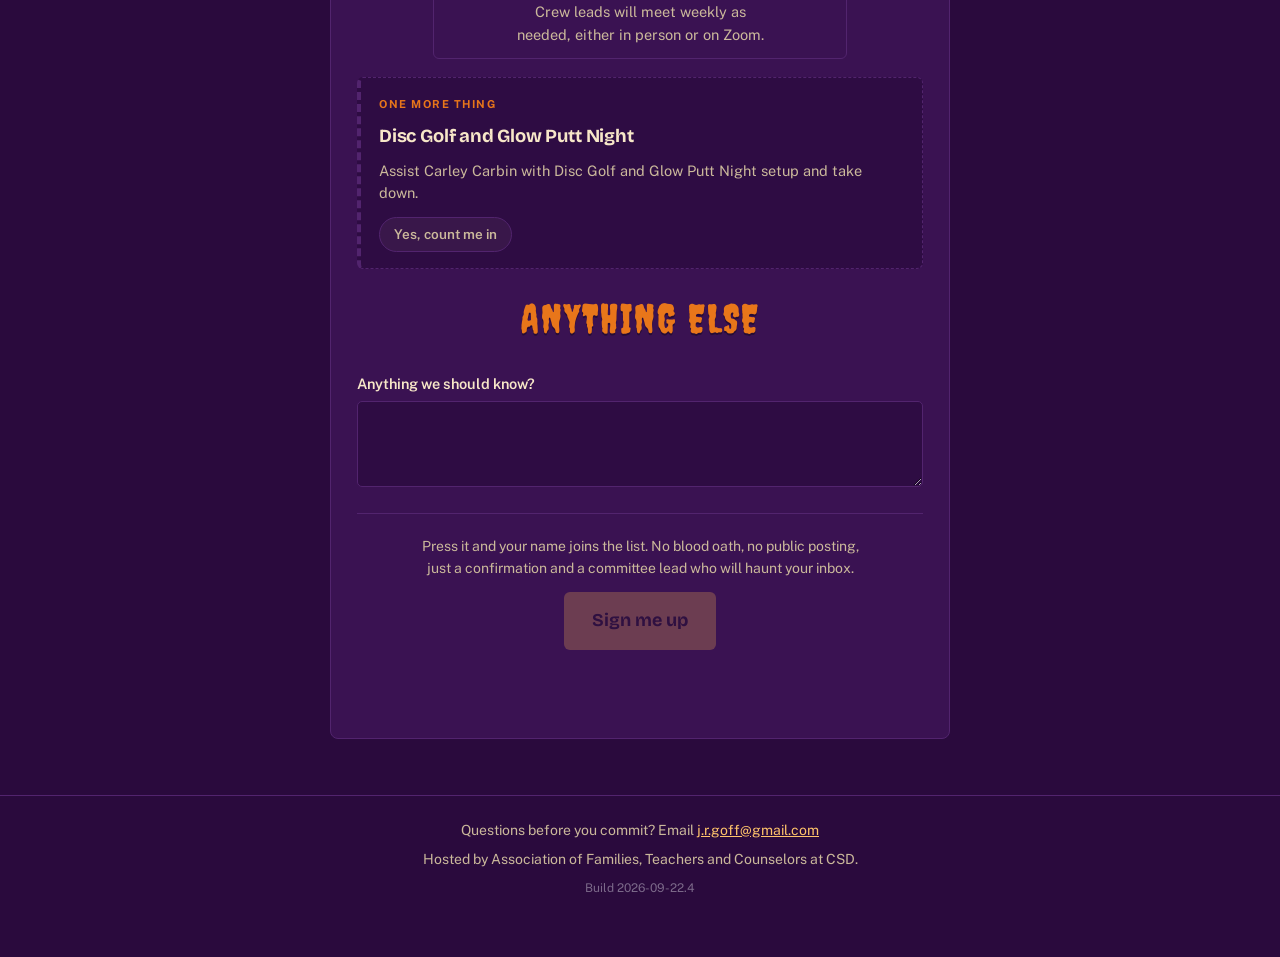
<file: volunteer/index.html>
<!doctype html>
<html lang="en">
<head>
<meta charset="utf-8">
<meta name="viewport" content="width=device-width, initial-scale=1">
<meta name="description" content="Volunteer for AFTC's Trunk or Treat committee. Wednesday, October 28, 2026, CSD Football Field, Fremont.">
<meta property="og:title" content="Pick Your Team - AFTC Trunk or Treat 2026">
<meta property="og:description" content="Nine teams make this night work. Pick the ones you can help with.">
<title>Pick Your Team 2026</title>
<link rel="preconnect" href="https://fonts.googleapis.com">
<link rel="preconnect" href="https://fonts.gstatic.com" crossorigin>
<link rel="stylesheet" href="https://fonts.googleapis.com/css2?family=Bricolage+Grotesque:opsz,wght@12..96,500;12..96,700;12..96,800&family=Creepster&family=Public+Sans:wght@400;500;600&display=swap">

<style>
/* Committed single-theme design, matching the trunk host registration page:
   the deep purple and orange used across AFTC's 2026 event materials. Every
   color is painted explicitly so the page holds on any host ground. */
:root {
  --ground: #2A0A3D;
  --ground-deep: #1E0630;
  --card: #3A1252;
  --card-sunk: #2E0C43;
  --cream: #F7E7C8;
  --cream-dim: #CBB99B;
  --orange: #E8761A;
  --orange-ink: #2A0A3D;
  --line: #52246E;
  --focus: #FFC46B;
  --danger: #FF9E5C;
}

* { box-sizing: border-box; }

body {
  margin: 0;
  background: var(--ground);
  color: var(--cream);
  font-family: "Public Sans", ui-sans-serif, system-ui, -apple-system, "Segoe UI", sans-serif;
  font-size: 16px;
  line-height: 1.55;
  -webkit-font-smoothing: antialiased;
}

h1, h2, h3 {
  font-family: "Bricolage Grotesque", "Public Sans", ui-sans-serif, system-ui, sans-serif;
  color: var(--cream);
  text-wrap: balance;
  margin: 0;
}

/* ---------- hero ---------- */

.banner {
  display: block;
  width: 100%;
  height: auto;
  border-bottom: 5px solid var(--orange);
}

.band {
  background: var(--ground-deep);
  border-bottom: 5px solid var(--orange);
  padding: 30px 20px 32px;
}

.band-inner {
  max-width: 660px;
  margin: 0 auto;
  display: flex;
  flex-direction: column;
  align-items: center;
  text-align: center;
  gap: 14px;
}

.eyebrow {
  font-size: 12px;
  font-weight: 600;
  letter-spacing: .15em;
  text-transform: uppercase;
  color: var(--orange);
}

.band h1 {
  font-family: "Creepster", "Bricolage Grotesque", cursive;
  font-size: clamp(42px, 9vw, 68px);
  font-weight: 400;
  line-height: 1.05;
  letter-spacing: .035em;
  text-transform: uppercase;
  text-shadow: 0 3px 0 rgba(0, 0, 0, .3);
}

.band p {
  margin: 0 auto;
  max-width: 46ch;
  color: var(--cream-dim);
  text-wrap: balance;
  font-size: 16.5px;
}

.factbar {
  width: 100%;
  max-width: 660px;
  margin-top: 4px;
  display: flex;
  flex-wrap: wrap;
  background: rgba(232, 118, 26, .1);
  border: 1px solid rgba(232, 118, 26, .38);
  border-radius: 6px;
  overflow: hidden;
}

.fb {
  flex: 1 1 auto;
  display: flex;
  flex-direction: column;
  align-items: center;
  justify-content: center;
  gap: 4px;
  padding: 12px 16px;
  border-right: 1px solid rgba(232, 118, 26, .28);
}

.fb:last-child { border-right: 0; }

.fb b {
  font-weight: 700;
  letter-spacing: .12em;
  text-transform: uppercase;
  font-size: 13px;
  color: var(--orange);
}

.fb span {
  color: var(--cream);
  font-size: 14.5px;
  font-weight: 600;
  white-space: nowrap;
}

@media (max-width: 700px) {
  .fb {
    flex: 1 1 100%;
    flex-direction: row;
    justify-content: space-between;
    align-items: center;
    gap: 14px;
    border-right: 0;
    border-bottom: 1px solid rgba(232, 118, 26, .28);
    padding: 9px 14px;
  }
  .fb:last-child { border-bottom: 0; }
  .fb b { font-size: 14px; }
  .fb span { white-space: normal; text-align: right; }
}

.meets {
  margin: 4px auto;
  max-width: 46ch;
  padding: 12px 20px;
  text-align: center;
  font-size: 14.5px;
  color: var(--cream-dim);
  text-wrap: balance;
  border: 1px solid var(--line);
  border-radius: 6px;
}

/* ---------- body ---------- */

main {
  max-width: 660px;
  margin: 0 auto;
  padding: 34px 20px 56px;
  display: flex;
  flex-direction: column;
  gap: 30px;
}

.page-title {
  font-family: "Creepster", "Bricolage Grotesque", cursive;
  font-size: clamp(42px, 9vw, 68px);
  font-weight: 400;
  line-height: 1.05;
  letter-spacing: .035em;
  text-transform: uppercase;
  text-align: center;
  color: var(--cream);
  text-shadow: 0 3px 0 rgba(0, 0, 0, .3);
  margin: 0;
}

section > h2 {
  font-family: "Creepster", "Bricolage Grotesque", cursive;
  font-size: clamp(30px, 6vw, 40px);
  font-weight: 400;
  line-height: 1.1;
  letter-spacing: .05em;
  text-transform: uppercase;
  text-align: center;
  color: var(--orange);
  text-shadow: 0 2px 0 rgba(0, 0, 0, .35);
  margin-bottom: 18px;
}

ul.plain { list-style: none; margin: 0; padding: 0; display: flex; flex-direction: column; gap: 12px; }

ul.plain li {
  display: grid;
  grid-template-columns: 20px 1fr;
  gap: 12px;
  align-items: start;
  color: var(--cream);
}

ul.plain li::before {
  content: "";
  width: 9px;
  height: 9px;
  margin-top: 9px;
  border-radius: 2px;
  background: var(--orange);
  transform: rotate(45deg);
}

ul.plain span.sub { display: block; color: var(--cream-dim); font-size: 14.5px; }

/* ---------- form shell ---------- */

.card {
  background: var(--card);
  border: 1px solid var(--line);
  border-radius: 8px;
  padding: 28px 26px 30px;
}

fieldset { border: 0; margin: 0; padding: 0; display: flex; flex-direction: column; gap: 18px; }

fieldset + fieldset {
  margin-top: 28px;
  padding-top: 24px;
  border-top: 1px solid var(--line);
}

legend {
  font-family: "Creepster", "Bricolage Grotesque", cursive;
  font-size: clamp(30px, 6vw, 40px);
  font-weight: 400;
  line-height: 1.1;
  letter-spacing: .05em;
  text-transform: uppercase;
  text-align: center;
  color: var(--orange);
  text-shadow: 0 2px 0 rgba(0, 0, 0, .35);
  width: 100%;
  padding: 0;
  margin-bottom: 8px;
}

.field { display: flex; flex-direction: column; gap: 6px; }

.row { display: grid; grid-template-columns: 1fr 1fr; gap: 18px; }

@media (max-width: 560px) { .row { grid-template-columns: 1fr; } }

label { font-size: 14.5px; font-weight: 600; color: var(--cream); }

.hint { font-size: 13px; color: var(--cream-dim); font-weight: 400; }

.req { color: var(--orange); font-weight: 700; }

input[type="text"],
input[type="email"],
input[type="tel"],
select,
textarea {
  font: inherit;
  font-size: 15.5px;
  color: var(--cream);
  background: var(--card-sunk);
  border: 1px solid var(--line);
  border-radius: 5px;
  padding: 9px 11px;
  width: 100%;
  transition: border-color .12s ease;
}

input::placeholder, textarea::placeholder { color: #96829E; }

select option { color: #F7E7C8; background: #2E0C43; }

textarea { resize: vertical; min-height: 86px; line-height: 1.5; }

input:focus-visible,
select:focus-visible,
textarea:focus-visible,
a.submit:focus-visible,
.opt input:focus-visible + span {
  outline: 2px solid var(--focus);
  outline-offset: 2px;
  border-color: var(--focus);
}

input[aria-invalid="true"], select[aria-invalid="true"] { border-color: var(--danger); }

.check {
  display: flex;
  gap: 10px;
  align-items: flex-start;
  font-size: 14.5px;
  font-weight: 400;
  color: var(--cream);
  cursor: pointer;
}

.check input {
  margin: 3px 0 0;
  width: 17px;
  height: 17px;
  accent-color: var(--orange);
  flex: none;
}

/* ---------- team blocks ---------- */

.teams { display: flex; flex-direction: column; gap: 14px; }

.team {
  background: var(--card-sunk);
  border: 1px solid var(--line);
  border-left: 4px solid var(--line);
  border-radius: 6px;
  padding: 18px 18px 16px;
  display: flex;
  flex-direction: column;
  gap: 9px;
  transition: border-color .12s ease;
}

.team.open { border-left-color: var(--orange); }

.team.answered { border-color: rgba(232, 118, 26, .55); border-left-color: var(--orange); }

.team-head {
  display: flex;
  flex-wrap: wrap;
  align-items: baseline;
  gap: 8px 12px;
}

.team h3 { font-size: 18.5px; font-weight: 700; letter-spacing: -.01em; }

.tag {
  font-size: 10.5px;
  font-weight: 700;
  letter-spacing: .11em;
  text-transform: uppercase;
  padding: 3px 8px;
  border-radius: 3px;
  white-space: nowrap;
}

.tag.need { background: var(--orange); color: var(--orange-ink); }

/* Helpers wanted reads as a different ask from a crew with no lead at all,
   so it gets its own colour rather than a second orange chip. */
.tag.helpers {
  background: #7CFF5A;
  color: #10240B;
  box-shadow: 0 0 9px rgba(124, 255, 90, .40);
}

.tag.set { background: transparent; border: 1px solid var(--line); color: var(--cream-dim); }

.team .pitch { margin: 0; font-weight: 600; font-size: 15px; color: var(--cream); }

.team .detail { margin: 0; font-size: 14.5px; color: var(--cream-dim); }

.opts { display: flex; flex-wrap: wrap; gap: 8px; margin-top: 3px; }

.opt { cursor: pointer; }

.opt input { position: absolute; opacity: 0; width: 0; height: 0; }

.opt span {
  display: inline-block;
  font-size: 13.5px;
  font-weight: 600;
  color: var(--cream-dim);
  background: rgba(247, 231, 200, .05);
  border: 1px solid var(--line);
  border-radius: 20px;
  padding: 6px 14px;
  transition: background .12s ease, color .12s ease, border-color .12s ease;
}

.opt:hover span { border-color: var(--focus); color: var(--cream); }

.opt input:checked + span {
  background: var(--orange);
  border-color: var(--orange);
  color: var(--orange-ink);
}

.assist {
  border-left-color: var(--line);
  border-style: dashed;
}

.assist.answered { border-style: solid; }

.assist-lead {
  font-size: 11px;
  font-weight: 700;
  letter-spacing: .14em;
  text-transform: uppercase;
  color: var(--orange);
  margin: 0;
}

/* ---------- actions ---------- */

.actions {
  margin-top: 26px;
  padding-top: 22px;
  border-top: 1px solid var(--line);
  display: flex;
  flex-direction: column;
  align-items: center;
  text-align: center;
  gap: 12px;
}

.handoff { font-size: 14px; color: var(--cream-dim); margin: 0; max-width: 52ch; text-wrap: balance; }

a.submit {
  align-self: center;
  display: inline-block;
  font-family: "Bricolage Grotesque", sans-serif;
  font-size: 18px;
  font-weight: 700;
  color: var(--orange-ink);
  background: var(--orange);
  text-decoration: none;
  border-radius: 6px;
  padding: 15px 28px;
  cursor: pointer;
  transition: filter .12s ease;
}

a.submit:hover { filter: brightness(1.09); }

a.submit.off { opacity: .4; filter: grayscale(.5); }

.instruct {
  margin: 16px 0 0;
  text-align: center;
  color: var(--cream);
  font-weight: 600;
  text-wrap: balance;
}

.status { font-size: 13.5px; color: var(--cream-dim); min-height: 1.4em; }

.status.bad { color: var(--danger); }

footer { border-top: 1px solid var(--line); padding: 24px 20px 60px; }

footer div {
  max-width: 660px;
  margin: 0 auto;
  font-size: 14px;
  color: var(--cream-dim);
  text-align: center;
  display: flex;
  flex-direction: column;
  gap: 8px;
}

footer p { margin: 0; }

footer a,
.card a:not(.submit),
.done a { color: var(--focus); }

.done a:hover,
.card a:not(.submit):hover { color: var(--orange); }

/* ---------- banner atmosphere ----------
   Opacity only, no transforms: SVG children need transform-box to scale
   predictably, and the artwork should not shift a pixel. Only a slice of the
   190 stars twinkles, so the sky keeps the depth its varied opacities give it. */

@keyframes twinkle {
  0%, 100% { opacity: .85; }
  50%      { opacity: .12; }
}

@keyframes emberFlicker {
  0%, 100% { opacity: 1; }
  38%      { opacity: .62; }
  55%      { opacity: .92; }
  72%      { opacity: .55; }
}

@keyframes moonBreathe {
  0%, 100% { opacity: 1; }
  50%      { opacity: .55; }
}

.banner circle[fill="#FFF6E0"]:nth-of-type(5n) {
  animation: twinkle 2.1s ease-in-out infinite;
}

.banner circle[fill="#FFF6E0"]:nth-of-type(7n) {
  animation: twinkle 2.8s ease-in-out infinite;
  animation-delay: .6s;
}

.banner circle[fill="#FFF6E0"]:nth-of-type(11n) {
  animation: twinkle 1.5s ease-in-out infinite;
  animation-delay: .3s;
}

/* Each pumpkin is a <g> holding an ellipse for the pool of light on the
   ground and paths for the cut face. Both carry the flicker; the stagger is
   applied per group so no two lanterns pulse together. */
.banner ellipse[fill="url(#glowO)"],
.banner path[fill="#FFE9A0"] {
  animation: emberFlicker .75s ease-in-out infinite;
}

.banner g:nth-of-type(2n) ellipse[fill="url(#glowO)"],
.banner g:nth-of-type(2n) path[fill="#FFE9A0"] {
  animation-duration: 1.05s;
  animation-delay: .18s;
}

.banner g:nth-of-type(3n) ellipse[fill="url(#glowO)"],
.banner g:nth-of-type(3n) path[fill="#FFE9A0"] {
  animation-duration: .9s;
  animation-delay: .35s;
}

.banner circle[fill="url(#moonHalo)"] {
  animation: moonBreathe 4s ease-in-out infinite;
}

/* A shooting star crosses the upper sky every few seconds. Translation only,
   with transform-box pinned to the viewBox so the units are the SVG's own. */
/* Two shooting stars on long, mismatched cycles, so they arrive rarely and
   almost never together. Each streak lasts about a second and a half out of
   a 17 or 23 second period. */
@keyframes shoot {
  0%    { transform: translate(300px, 30px);   opacity: 0; }
  1%    { opacity: 1; }
  18%   { opacity: 1; }
  23%   { transform: translate(1560px, 545px); opacity: 1; }
  23.1% { opacity: 0; }
  100%  { transform: translate(1560px, 545px); opacity: 0; }
}

@keyframes shoot2 {
  0%    { transform: translate(1580px, 24px);  opacity: 0; }
  1%    { opacity: 1; }
  17%   { opacity: 1; }
  22%   { transform: translate(2620px, 508px); opacity: 1; }
  22.1% { opacity: 0; }
  100%  { transform: translate(2620px, 508px); opacity: 0; }
}

@keyframes sparkPulse { 0%, 100% { opacity: .45; } 50% { opacity: 1; } }
@keyframes sparkSpin  { from { transform: rotate(0deg); } to { transform: rotate(180deg); } }
@keyframes moteFlicker { 0%, 100% { opacity: .9; } 50% { opacity: .2; } }

.banner .shootstar,
.banner .shootstar2 {
  transform-box: view-box;
  transform-origin: 0 0;
}

.banner .shootstar  { animation: shoot  17s linear infinite; animation-delay: 3s; }
.banner .shootstar2 { animation: shoot2 23s linear infinite; animation-delay: 11s; }

/* The four-point flare at the head: it throbs and slowly turns, which is what
   sells the sparkle. Rotation is about the head itself, at local 0,0. */
.banner .spark {
  transform-box: view-box;
  transform-origin: 0 0;
  animation: sparkPulse .3s ease-in-out infinite, sparkSpin 1.6s linear infinite;
}

.banner .mote { animation: moteFlicker .42s ease-in-out infinite; }
.banner .m2   { animation-delay: .14s; }
.banner .m3   { animation-delay: .28s; }

/* Three silhouettes wandering the row of trunks: a witch with her broom, a
   shuffling zombie, and a hooded ghoul. Each is nested three deep so the
   outer <g> holds position, the middle one walks, and the inner one bobs,
   since one element cannot run two animations on the same property. */
.banner .wanderers path,
.banner .wanderers ellipse { fill: #0A0316; }

/* The ghosts are the exception: a pale sheet with hollow eyes. */
.banner .wanderers .sheet { fill: #F1EADC; opacity: .93; }
.banner .wanderers .eye { fill: #0A0316; }

/* Mummies read as dingy linen with darker bandage seams, so the wrapping
   shows where a flat silhouette would just be a blob. */
.banner .wanderers .wrap { fill: #CFC2A4; }
.banner .wanderers .band { stroke: #857855; stroke-width: 1.5; fill: none; stroke-linecap: round; }

@keyframes strollA { from { transform: translateX(0); }   to { transform: translateX(164px); } }
@keyframes strollB { from { transform: translateX(0); }   to { transform: translateX(-118px); } }
@keyframes strollC { from { transform: translateX(0); }   to { transform: translateX(96px); } }
@keyframes strollD { from { transform: translateX(0); }   to { transform: translateX(-142px); } }
@keyframes flyAcross {
  0%     { transform: translate(-280px, 0); }
  46%    { transform: translate(2700px, 0); }
  46.4%  { transform: translate(2700px, 287px) scaleX(-1); }
  94%    { transform: translate(-280px, 287px) scaleX(-1); }
  94.4%  { transform: translate(-280px, 0); }
  100%   { transform: translate(-280px, 0); }
}
/* The travelling ghost patrols nearly the full banner: it drifts left until
   it is just short of the near tree (trunk at x=112), eases to a stop, then
   turns and heads back toward the far tree. */
@keyframes crossLeft { from { transform: translateX(556px); } to { transform: translateX(-1438px); } }

@keyframes bob { 0%, 100% { transform: translateY(0); } 50% { transform: translateY(-3px); } }

.banner .stroll-a { animation: strollA 19s ease-in-out infinite alternate; }
.banner .stroll-b { animation: strollB 24s ease-in-out infinite alternate; }
.banner .stroll-c { animation: strollC 16s ease-in-out infinite alternate; }
.banner .stroll-d { animation: strollD 21s ease-in-out infinite alternate; }

/* The flying witch crosses the whole banner and loops, rather than
   pacing back and forth like the walkers. */
.banner .fly {
  transform-box: view-box;
  transform-origin: 0 0;
  animation: flyAcross 26s linear infinite;
}

.banner .cross-left { animation: crossLeft 30s ease-in-out infinite alternate; }

/* The horseman walks in from the left, halts dead centre for four seconds,
   then bolts off the right edge. The cubic-bezier on the exit is what makes
   the bolt read as a spur rather than a scroll. */
/* Two different rides in one 80 second loop. First time through he crosses
   and bolts off the right. Second time he pulls up in the middle, wheels
   around, and heads back the way he came. The scaleX(-1) is the turn. */
@keyframes rideBy {
  0%     { transform: translateX(-360px) scaleX(1); }
  23%    { transform: translateX(1196px) scaleX(1); }
  30%    { transform: translateX(1196px) scaleX(1); }
  40%    { transform: translateX(2880px) scaleX(1); }
  49.9%  { transform: translateX(2880px) scaleX(1); }
  50%    { transform: translateX(-360px) scaleX(1); }
  72%    { transform: translateX(1196px) scaleX(1); }
  77%    { transform: translateX(1196px) scaleX(1); }
  78.5%  { transform: translateX(1196px) scaleX(-1); }
  81%    { transform: translateX(1196px) scaleX(-1); }
  92%    { transform: translateX(-460px) scaleX(-1); }
  100%   { transform: translateX(-460px) scaleX(-1); }
}

.banner .ride {
  transform-box: view-box;
  transform-origin: 0 0;
  animation: rideBy 80s cubic-bezier(.2, 0, .35, 1) infinite;
}

/* Three class selectors, so these beat the .banner .wanderers path/ellipse
   silhouette fill. The head uses the same gradient and the same candle rhythm
   as the lanterns on the ground. */
/* The rider sits a shade lighter than the horse, or his leg and torso
   vanish into it and he reads as a lump on the saddle. */
.banner .wanderers .rider path,
.banner .wanderers .rider ellipse { fill: #22133A; }

.banner .wanderers .jackglow { fill: url(#glowO); animation: emberFlicker .75s ease-in-out infinite; }
.banner .wanderers .jack { fill: url(#pumpSkin); animation: emberFlicker .75s ease-in-out infinite; }
.banner .wanderers .jackface { fill: #FFE9A0; animation: emberFlicker .75s ease-in-out infinite; }

.banner .bob-a { animation: bob 1.15s ease-in-out infinite; }
.banner .bob-b { animation: bob 1.9s ease-in-out infinite; }
.banner .bob-c { animation: bob 2.6s ease-in-out infinite; }

/* Bats. Each one keeps its original placement on an outer <g>, because a CSS
   transform would otherwise wipe out the transform attribute that positions
   it. The middle group flies a loop, the inner one flaps by squashing on Y. */
@keyframes batFly1 {
  0%   { transform: translate(0, 0); }
  25%  { transform: translate(86px, -34px); }
  50%  { transform: translate(158px, 12px); }
  75%  { transform: translate(64px, 44px); }
  100% { transform: translate(0, 0); }
}
@keyframes batFly2 {
  0%   { transform: translate(0, 0); }
  30%  { transform: translate(-104px, 26px); }
  55%  { transform: translate(-150px, -30px); }
  80%  { transform: translate(-48px, -52px); }
  100% { transform: translate(0, 0); }
}
@keyframes batFly3 {
  0%   { transform: translate(0, 0); }
  20%  { transform: translate(52px, 40px); }
  45%  { transform: translate(126px, -18px); }
  70%  { transform: translate(40px, -56px); }
  100% { transform: translate(0, 0); }
}
@keyframes flap { from { transform: scaleY(1); } to { transform: scaleY(.42); } }

.banner .bat, .banner .flap {
  transform-box: view-box;
  transform-origin: 0 0;
}

.banner .bat1 { animation: batFly1 13s ease-in-out infinite; }
.banner .bat2 { animation: batFly2 17s ease-in-out infinite; animation-delay: -4s; }
.banner .bat3 { animation: batFly3 11s ease-in-out infinite; animation-delay: -7s; }

.banner .flap { animation: flap .21s ease-in-out infinite alternate; }
.banner .bat2 .flap { animation-duration: .26s; }
.banner .bat3 .flap { animation-duration: .17s; }

/* Fog rolling off the moon. Four banks of different sizes drift left at
   different speeds and breathe in and out, so the edge of the bank never
   reads as a hard shape. */
@keyframes fogDrift1 {
  0%   { transform: translate(120px, 0);   opacity: 0; }
  20%  { opacity: .9; }
  70%  { opacity: .7; }
  100% { transform: translate(-980px, 34px); opacity: 0; }
}
@keyframes fogDrift2 {
  0%   { transform: translate(200px, 0);   opacity: 0; }
  25%  { opacity: .8; }
  75%  { opacity: .5; }
  100% { transform: translate(-1240px, -22px); opacity: 0; }
}

.banner .wisp {
  fill: url(#fogG);
  transform-box: view-box;
  transform-origin: 0 0;
}

.banner .w1 { animation: fogDrift1 34s linear infinite; }
.banner .w2 { animation: fogDrift2 46s linear infinite; animation-delay: -12s; }
.banner .w3 { animation: fogDrift1 58s linear infinite; animation-delay: -28s; }
.banner .w4 { animation: fogDrift2 40s linear infinite; animation-delay: -20s; }
.banner .w5 { animation: fogDrift1 50s linear infinite; animation-delay: -6s; }
.banner .w6 { animation: fogDrift2 38s linear infinite; animation-delay: -31s; }
.banner .w7 { animation: fogDrift1 64s linear infinite; animation-delay: -44s; }

/* Three bats moved to the end of the document so they fly over the title
   rather than behind it. Two of them cross far and fast. */
@keyframes batDash1 {
  0%   { transform: translate(0, 0); }
  50%  { transform: translate(620px, -78px); }
  100% { transform: translate(0, 0); }
}
@keyframes batDash2 {
  0%   { transform: translate(0, 0); }
  50%  { transform: translate(-540px, 96px); }
  100% { transform: translate(0, 0); }
}

.banner .batfast1 { animation: batDash1 6s ease-in-out infinite !important; }
.banner .batfast2 { animation: batDash2 7.5s ease-in-out infinite !important; }

@media (prefers-reduced-motion: reduce) {
  * { transition: none !important; animation: none !important; }
}

/* ---------- claimed teams and the finished state ---------- */

.team.filled { border-left-color: var(--focus); }

.done { text-align: center; padding: 26px 6px 8px; }

.done h2 {
  font-family: "Creepster", "Bricolage Grotesque", cursive;
  font-size: clamp(30px, 6vw, 42px);
  font-weight: 400;
  letter-spacing: .05em;
  text-transform: uppercase;
  color: var(--orange);
  text-shadow: 0 2px 0 rgba(0, 0, 0, .35);
  margin-bottom: 12px;
}

.done p { margin: 0 auto; max-width: 46ch; color: var(--cream-dim); }

a.submit.busy { opacity: .6; pointer-events: none; }

.build { color: #7C6A8A; font-size: 12px; }

/* ---------- a team that is finished ---------- */

.team.done {
  opacity: .55;
  padding: 13px 18px;
  border-left-color: var(--line);
  gap: 0;
}

.tag.done {
  background: transparent;
  border: 1px solid var(--line);
  color: var(--cream-dim);
}

/* ---------- zombie crossing the headline ---------- */

.title-wrap {
  position: relative;
  overflow: hidden;
  padding-bottom: 4px;
}

.walker {
  position: absolute;
  left: 0;
  /* Lifted so their feet land on the bottom of the letters rather than the
     bottom of the box. Scales with the headline, which is sized in vw. */
  bottom: clamp(5px, 1.1vw, 12px);
  width: 23px;
  height: auto;
  pointer-events: none;
}

.walker .skin  { fill: #86A06B; }
.walker .shirt { fill: #3E2A52; }
.walker .pants { fill: #26203A; }
.walker .shoe  { fill: #14101F; }
.walker .hair  { fill: #2A1F33; }
.walker .eye   { fill: #14101F; }
.walker .glint { fill: #FFC46B; }

.walker-b { width: 21px; }
.walker-b .skin  { fill: #93A870; }
.walker-b .shirt { fill: #2C4A50; }
.walker-b .pants { fill: #1E2636; }
.walker-b .hair  { fill: #3A2A20; }

.walker g { animation: walkBob 0.62s ease-in-out infinite; transform-origin: 50% 100%; }


@keyframes walkBob {
  0%, 100% { transform: translateY(0) rotate(-1.5deg); }
  50%      { transform: translateY(-2px) rotate(1.5deg); }
}

/* ---------- the dog, behind the headline ---------- */

.dog {
  position: absolute;
  left: 0;
  bottom: 0;
  width: 35px;
  height: auto;
  pointer-events: none;
  z-index: 0;
}

.dog .fur       { fill: #5F6B4E; }
.dog .fur-dark  { fill: #454E39; }
.dog .snout     { fill: #3A4130; }
.dog .eye       { fill: #FF3B2F; animation: eyeGlow 1.1s ease-in-out infinite; }
.dog .eye-glow  { fill: url(#dogGlow); animation: eyeGlow 1.1s ease-in-out infinite; }

.dog-body { animation: dogBob 0.5s ease-in-out infinite; transform-origin: 50% 100%; }

@keyframes dogBob {
  0%, 100% { transform: translateY(0); }
  50%      { transform: translateY(-1.5px); }
}

@keyframes eyeGlow {
  0%, 100% { opacity: .6; }
  50%      { opacity: 1; }
}

.page-title { position: relative; z-index: 1; }

.walker { z-index: 2; }

/* ---------- reaper beside the two-ways heading ---------- */

.ways-head {
  display: flex;
  align-items: center;
  justify-content: center;
  gap: 14px;
  margin-bottom: 18px;
}

.ways-head h2 { margin-bottom: 0; }

.reaper { width: 44px; height: auto; flex: none; }

.reaper .robe      { fill: #3A1252; }
.reaper .robe-dark { fill: #2A0C3E; }
.reaper .void      { fill: #0A0316; }
.reaper .reye      { fill: #FFC46B; animation: eyeGlow 1.6s ease-in-out infinite; }
.reaper .eye-glow  { fill: url(#reaperEye); animation: eyeGlow 1.6s ease-in-out infinite; }
.reaper .handle    { fill: #6B4A2A; }
.reaper .blade     { fill: #C9CDD6; }
.reaper .bone      { fill: #D8D2C4; }

.reaper-body { animation: reaperSway 3.4s ease-in-out infinite; transform-origin: 50% 100%; }

@keyframes reaperSway {
  0%, 100% { transform: rotate(-2deg); }
  50%      { transform: rotate(2deg); }
}

/* ---------- the headline runs off a bad bulb ----------
   Irregular timing on purpose: an even pulse reads as a design effect, an
   uneven one reads as failing wiring. Dropouts dim to 45% rather than off,
   and never come faster than about twice a second, which keeps it from
   strobing. */
@keyframes titleFlicker {
  /* Lit and steady for most of the cycle. */
  0%, 67%, 69.2%, 71.6%, 74%, 92%, 94.2%, 100% {
    opacity: 1;
    text-shadow: 0 0 10px rgba(255, 196, 107, .38),
                 0 0 26px rgba(232, 118, 26, .22),
                 0 3px 0 rgba(0, 0, 0, .3);
  }
  /* Then a short burst of trouble, and one late blip. */
  68.2%, 70.4%, 93.2% {
    opacity: .45;
    text-shadow: 0 3px 0 rgba(0, 0, 0, .3);
  }
  72.8% {
    opacity: .72;
    text-shadow: 0 0 6px rgba(255, 196, 107, .2), 0 3px 0 rgba(0, 0, 0, .3);
  }
}

.page-title { animation: titleFlicker 15s linear infinite; }


.crew-people {
  margin: 0;
  font-size: 13.5px;
  font-weight: 600;
  color: var(--focus);
  text-wrap: balance;
}

/* ---------- the vacancy sign ----------
   A dead motel sign: hollow, thin neon tube, cold red glow, and a flicker
   that mostly behaves. Scoped to this one chip so nothing else shifts. */
.tag.vacancy {
  background: transparent;
  border: 1px solid rgba(255, 106, 77, .75);
  color: #FF8A6B;
  letter-spacing: .18em;
  text-shadow: 0 0 6px rgba(255, 106, 77, .75), 0 0 14px rgba(255, 60, 30, .45);
  box-shadow: 0 0 7px rgba(255, 60, 30, .30), inset 0 0 7px rgba(255, 60, 30, .18);
  animation: neonFlicker 9s linear infinite;
}

@keyframes neonFlicker {
  0%, 61%, 63.4%, 66%, 92%, 100% {
    opacity: 1;
    text-shadow: 0 0 6px rgba(255, 106, 77, .75), 0 0 14px rgba(255, 60, 30, .45);
  }
  62.2%, 64.6% {
    opacity: .3;
    text-shadow: none;
  }
  93% {
    opacity: .62;
    text-shadow: 0 0 3px rgba(255, 106, 77, .4);
  }
}
</style>
</head>
<body>
<svg class="banner" viewBox="0 0 2400 600" xmlns="http://www.w3.org/2000/svg" role="img" aria-label="AFTC's 4th annual Trunk or Treat 2026" preserveAspectRatio="xMidYMid slice"><defs><linearGradient id="sky" x1="0" y1="0" x2="0" y2="1"><stop offset="0%" stop-color="#160423"/><stop offset="26%" stop-color="#2C0B44"/><stop offset="50%" stop-color="#5A1A5C"/><stop offset="68%" stop-color="#96305A"/><stop offset="83%" stop-color="#D4632B"/><stop offset="94%" stop-color="#F2A03C"/><stop offset="100%" stop-color="#FBC96A"/></linearGradient><radialGradient id="moonG" cx="38%" cy="34%" r="72%"><stop offset="0%" stop-color="#FFFFFF"/><stop offset="55%" stop-color="#E4E6EC"/><stop offset="100%" stop-color="#B9BECB"/></radialGradient><radialGradient id="moonHalo" cx="50%" cy="50%" r="50%"><stop offset="55%" stop-color="#FFF6D8" stop-opacity="0.30"/><stop offset="100%" stop-color="#FFF6D8" stop-opacity="0"/></radialGradient><radialGradient id="glowO" cx="50%" cy="50%" r="50%"><stop offset="0%" stop-color="#FFB33C" stop-opacity="0.75"/><stop offset="100%" stop-color="#FFB33C" stop-opacity="0"/></radialGradient><radialGradient id="pumpSkin" cx="38%" cy="32%" r="78%"><stop offset="0%" stop-color="#FFA33A"/><stop offset="60%" stop-color="#E8761A"/><stop offset="100%" stop-color="#A6440C"/></radialGradient><radialGradient id="headlamp" cx="20%" cy="50%" r="80%"><stop offset="0%" stop-color="#FFE9A8" stop-opacity="0.85"/><stop offset="100%" stop-color="#FFE9A8" stop-opacity="0"/></radialGradient></defs><rect width="2400" height="600" fill="url(#sky)"/>
  <g class="shootstar" opacity="0">
    <line x1="0" y1="0" x2="-150" y2="-46" stroke="url(#shootFade)" stroke-width="3.4" stroke-linecap="round"/>
    <circle class="mote m1" cx="-39" cy="-12" r="1.9" fill="#FFF6E0"/>
    <circle class="mote m2" cx="-72" cy="-22" r="1.5" fill="#FFF6E0"/>
    <circle class="mote m3" cx="-105" cy="-32" r="1.2" fill="#FFF6E0"/>
    <circle cx="0" cy="0" r="11" fill="url(#sparkGlow)"/>
    <g class="spark">
      <path d="M0,-9 L1.8,-1.8 L9,0 L1.8,1.8 L0,9 L-1.8,1.8 L-9,0 L-1.8,-1.8 Z" fill="#FFFDF4"/>
    </g>
    <circle cx="0" cy="0" r="2.3" fill="#FFFFFF"/>
  </g>
  <g class="shootstar2" opacity="0">
    <line x1="0" y1="0" x2="-186" y2="-40" stroke="url(#shootFade2)" stroke-width="3.4" stroke-linecap="round"/>
    <circle class="mote m1" cx="-48" cy="-10" r="1.9" fill="#FFF6E0"/>
    <circle class="mote m2" cx="-89" cy="-19" r="1.5" fill="#FFF6E0"/>
    <circle class="mote m3" cx="-130" cy="-28" r="1.2" fill="#FFF6E0"/>
    <circle cx="0" cy="0" r="11" fill="url(#sparkGlow)"/>
    <g class="spark">
      <path d="M0,-9 L1.8,-1.8 L9,0 L1.8,1.8 L0,9 L-1.8,1.8 L-9,0 L-1.8,-1.8 Z" fill="#FFFDF4"/>
    </g>
    <circle cx="0" cy="0" r="2.3" fill="#FFFFFF"/>
  </g>
<circle cx="1110.2" cy="132.3" r="1.4" fill="#FFF6E0" opacity="0.59"/><circle cx="471.4" cy="116.5" r="1.7" fill="#FFF6E0" opacity="0.66"/><circle cx="59.1" cy="40.7" r="0.9" fill="#FFF6E0" opacity="0.83"/><circle cx="2230.0" cy="190.8" r="0.9" fill="#FFF6E0" opacity="0.44"/><circle cx="2318.3" cy="320.0" r="0.9" fill="#FFF6E0" opacity="0.22"/><circle cx="844.6" cy="143.5" r="2.1" fill="#FFF6E0" opacity="0.30"/><circle cx="1631.4" cy="101.7" r="1.4" fill="#FFF6E0" opacity="0.46"/><circle cx="1260.9" cy="42.3" r="1.1" fill="#FFF6E0" opacity="0.79"/><circle cx="85.3" cy="232.1" r="2.1" fill="#FFF6E0" opacity="0.38"/><circle cx="2353.4" cy="51.7" r="1.4" fill="#FFF6E0" opacity="0.39"/><circle cx="1919.9" cy="203.3" r="1.7" fill="#FFF6E0" opacity="0.52"/><circle cx="260.4" cy="10.5" r="0.9" fill="#FFF6E0" opacity="0.91"/><circle cx="963.8" cy="37.0" r="2.1" fill="#FFF6E0" opacity="0.50"/><circle cx="1153.2" cy="303.2" r="0.9" fill="#FFF6E0" opacity="0.15"/><circle cx="2002.3" cy="43.6" r="2.1" fill="#FFF6E0" opacity="0.49"/><circle cx="842.9" cy="241.8" r="1.7" fill="#FFF6E0" opacity="0.18"/><circle cx="1597.1" cy="136.8" r="1.4" fill="#FFF6E0" opacity="0.63"/><circle cx="276.8" cy="321.0" r="0.9" fill="#FFF6E0" opacity="0.22"/><circle cx="349.8" cy="188.2" r="1.7" fill="#FFF6E0" opacity="0.42"/><circle cx="165.8" cy="59.5" r="0.9" fill="#FFF6E0" opacity="0.49"/><circle cx="942.9" cy="115.6" r="2.1" fill="#FFF6E0" opacity="0.41"/><circle cx="341.1" cy="290.1" r="2.1" fill="#FFF6E0" opacity="0.16"/><circle cx="2189.3" cy="154.5" r="1.1" fill="#FFF6E0" opacity="0.63"/><circle cx="578.9" cy="84.7" r="1.7" fill="#FFF6E0" opacity="0.57"/><circle cx="2175.5" cy="93.2" r="0.9" fill="#FFF6E0" opacity="0.31"/><circle cx="1496.3" cy="97.2" r="2.1" fill="#FFF6E0" opacity="0.55"/><circle cx="2197.9" cy="48.6" r="1.1" fill="#FFF6E0" opacity="0.51"/><circle cx="1373.4" cy="38.4" r="1.4" fill="#FFF6E0" opacity="0.33"/><circle cx="1170.9" cy="11.5" r="1.7" fill="#FFF6E0" opacity="0.65"/><circle cx="563.8" cy="23.8" r="0.9" fill="#FFF6E0" opacity="0.52"/><circle cx="384.9" cy="95.6" r="1.4" fill="#FFF6E0" opacity="0.29"/><circle cx="2217.5" cy="327.4" r="2.1" fill="#FFF6E0" opacity="0.12"/><circle cx="79.0" cy="84.4" r="0.9" fill="#FFF6E0" opacity="0.68"/><circle cx="2174.0" cy="55.9" r="1.4" fill="#FFF6E0" opacity="0.60"/><circle cx="2158.6" cy="23.8" r="0.9" fill="#FFF6E0" opacity="0.93"/><circle cx="1700.1" cy="320.2" r="1.7" fill="#FFF6E0" opacity="0.19"/><circle cx="1559.3" cy="36.7" r="2.1" fill="#FFF6E0" opacity="0.36"/><circle cx="1475.1" cy="9.6" r="1.7" fill="#FFF6E0" opacity="0.67"/><circle cx="2173.9" cy="305.3" r="1.7" fill="#FFF6E0" opacity="0.25"/><circle cx="1795.7" cy="211.2" r="2.1" fill="#FFF6E0" opacity="0.32"/><circle cx="355.0" cy="286.2" r="2.1" fill="#FFF6E0" opacity="0.18"/><circle cx="387.8" cy="109.6" r="2.1" fill="#FFF6E0" opacity="0.41"/><circle cx="1074.6" cy="160.2" r="1.7" fill="#FFF6E0" opacity="0.39"/><circle cx="1780.9" cy="212.8" r="1.7" fill="#FFF6E0" opacity="0.26"/><circle cx="407.3" cy="262.2" r="1.1" fill="#FFF6E0" opacity="0.38"/><circle cx="2215.3" cy="42.2" r="0.9" fill="#FFF6E0" opacity="0.61"/><circle cx="17.4" cy="244.9" r="0.9" fill="#FFF6E0" opacity="0.26"/><circle cx="1711.4" cy="235.1" r="1.1" fill="#FFF6E0" opacity="0.19"/><circle cx="123.1" cy="118.2" r="0.9" fill="#FFF6E0" opacity="0.55"/><circle cx="89.8" cy="285.2" r="0.9" fill="#FFF6E0" opacity="0.28"/><circle cx="365.8" cy="192.3" r="0.9" fill="#FFF6E0" opacity="0.55"/><circle cx="93.7" cy="160.7" r="2.1" fill="#FFF6E0" opacity="0.59"/><circle cx="329.3" cy="277.3" r="0.9" fill="#FFF6E0" opacity="0.18"/><circle cx="1303.7" cy="143.3" r="1.1" fill="#FFF6E0" opacity="0.41"/><circle cx="1623.7" cy="150.6" r="2.1" fill="#FFF6E0" opacity="0.49"/><circle cx="739.5" cy="318.4" r="1.7" fill="#FFF6E0" opacity="0.12"/><circle cx="588.9" cy="154.1" r="2.1" fill="#FFF6E0" opacity="0.34"/><circle cx="2397.9" cy="86.1" r="0.9" fill="#FFF6E0" opacity="0.69"/><circle cx="1337.4" cy="285.7" r="2.1" fill="#FFF6E0" opacity="0.17"/><circle cx="2363.0" cy="235.4" r="1.4" fill="#FFF6E0" opacity="0.21"/><circle cx="1067.7" cy="111.1" r="1.1" fill="#FFF6E0" opacity="0.44"/><circle cx="298.2" cy="227.3" r="1.1" fill="#FFF6E0" opacity="0.30"/><circle cx="332.1" cy="275.6" r="1.7" fill="#FFF6E0" opacity="0.24"/><circle cx="1607.6" cy="128.1" r="1.7" fill="#FFF6E0" opacity="0.65"/><circle cx="442.5" cy="212.5" r="2.1" fill="#FFF6E0" opacity="0.22"/><circle cx="818.4" cy="277.4" r="1.4" fill="#FFF6E0" opacity="0.26"/><circle cx="480.8" cy="4.2" r="1.7" fill="#FFF6E0" opacity="0.95"/><circle cx="626.4" cy="200.2" r="1.1" fill="#FFF6E0" opacity="0.51"/><circle cx="1651.3" cy="88.1" r="1.1" fill="#FFF6E0" opacity="0.53"/><circle cx="153.7" cy="273.3" r="1.4" fill="#FFF6E0" opacity="0.27"/><circle cx="1568.3" cy="55.4" r="1.7" fill="#FFF6E0" opacity="0.48"/><circle cx="92.8" cy="4.6" r="0.9" fill="#FFF6E0" opacity="0.64"/><circle cx="472.8" cy="253.0" r="0.9" fill="#FFF6E0" opacity="0.29"/><circle cx="137.4" cy="135.0" r="2.1" fill="#FFF6E0" opacity="0.27"/><circle cx="1983.3" cy="194.1" r="2.1" fill="#FFF6E0" opacity="0.33"/><circle cx="1567.1" cy="53.6" r="1.4" fill="#FFF6E0" opacity="0.87"/><circle cx="879.4" cy="128.5" r="0.9" fill="#FFF6E0" opacity="0.28"/><circle cx="2219.6" cy="154.8" r="2.1" fill="#FFF6E0" opacity="0.42"/><circle cx="244.4" cy="77.4" r="1.1" fill="#FFF6E0" opacity="0.58"/><circle cx="63.9" cy="311.1" r="1.4" fill="#FFF6E0" opacity="0.14"/><circle cx="2315.2" cy="29.7" r="2.1" fill="#FFF6E0" opacity="0.39"/><circle cx="834.1" cy="188.8" r="1.7" fill="#FFF6E0" opacity="0.34"/><circle cx="481.1" cy="141.8" r="0.9" fill="#FFF6E0" opacity="0.48"/><circle cx="1908.7" cy="290.8" r="0.9" fill="#FFF6E0" opacity="0.30"/><circle cx="923.3" cy="55.2" r="2.1" fill="#FFF6E0" opacity="0.75"/><circle cx="2099.0" cy="69.4" r="1.1" fill="#FFF6E0" opacity="0.79"/><circle cx="2396.1" cy="121.2" r="0.9" fill="#FFF6E0" opacity="0.71"/><circle cx="628.0" cy="91.9" r="1.7" fill="#FFF6E0" opacity="0.66"/><circle cx="251.7" cy="145.0" r="0.9" fill="#FFF6E0" opacity="0.29"/><circle cx="1625.7" cy="228.7" r="2.1" fill="#FFF6E0" opacity="0.45"/><circle cx="896.2" cy="84.5" r="1.4" fill="#FFF6E0" opacity="0.51"/><circle cx="1254.3" cy="48.1" r="1.4" fill="#FFF6E0" opacity="0.32"/><circle cx="1605.4" cy="267.3" r="0.9" fill="#FFF6E0" opacity="0.17"/><circle cx="730.7" cy="195.5" r="0.9" fill="#FFF6E0" opacity="0.28"/><circle cx="980.5" cy="249.5" r="2.1" fill="#FFF6E0" opacity="0.24"/><circle cx="621.9" cy="147.1" r="1.4" fill="#FFF6E0" opacity="0.59"/><circle cx="1408.3" cy="206.2" r="1.7" fill="#FFF6E0" opacity="0.24"/><circle cx="2186.5" cy="57.8" r="1.4" fill="#FFF6E0" opacity="0.37"/><circle cx="1946.2" cy="270.4" r="1.4" fill="#FFF6E0" opacity="0.22"/><circle cx="192.9" cy="193.6" r="2.1" fill="#FFF6E0" opacity="0.32"/><circle cx="1845.8" cy="32.5" r="2.1" fill="#FFF6E0" opacity="0.36"/><circle cx="2279.3" cy="95.6" r="1.7" fill="#FFF6E0" opacity="0.63"/><circle cx="2008.2" cy="203.7" r="1.7" fill="#FFF6E0" opacity="0.22"/><circle cx="1381.7" cy="283.0" r="0.9" fill="#FFF6E0" opacity="0.22"/><circle cx="1753.6" cy="301.9" r="0.9" fill="#FFF6E0" opacity="0.26"/><circle cx="868.8" cy="33.9" r="1.1" fill="#FFF6E0" opacity="0.49"/><circle cx="386.2" cy="132.7" r="1.4" fill="#FFF6E0" opacity="0.51"/><circle cx="2388.0" cy="131.3" r="2.1" fill="#FFF6E0" opacity="0.39"/><circle cx="2213.6" cy="132.8" r="1.7" fill="#FFF6E0" opacity="0.69"/><circle cx="832.5" cy="288.6" r="0.9" fill="#FFF6E0" opacity="0.20"/><circle cx="2037.0" cy="160.9" r="0.9" fill="#FFF6E0" opacity="0.40"/><circle cx="1778.1" cy="284.1" r="2.1" fill="#FFF6E0" opacity="0.18"/><circle cx="904.9" cy="28.1" r="1.7" fill="#FFF6E0" opacity="0.75"/><circle cx="1569.6" cy="105.2" r="1.1" fill="#FFF6E0" opacity="0.46"/><circle cx="1408.0" cy="255.4" r="1.1" fill="#FFF6E0" opacity="0.39"/><circle cx="1364.4" cy="287.5" r="1.1" fill="#FFF6E0" opacity="0.14"/><circle cx="1442.1" cy="66.5" r="1.7" fill="#FFF6E0" opacity="0.60"/><circle cx="1522.3" cy="57.0" r="0.9" fill="#FFF6E0" opacity="0.73"/><circle cx="1588.0" cy="300.7" r="0.9" fill="#FFF6E0" opacity="0.23"/><circle cx="1459.0" cy="175.7" r="1.4" fill="#FFF6E0" opacity="0.56"/><circle cx="1557.1" cy="232.8" r="0.9" fill="#FFF6E0" opacity="0.42"/><circle cx="906.8" cy="243.2" r="0.9" fill="#FFF6E0" opacity="0.30"/><circle cx="956.5" cy="327.7" r="1.1" fill="#FFF6E0" opacity="0.20"/><circle cx="1209.5" cy="210.1" r="1.7" fill="#FFF6E0" opacity="0.43"/><circle cx="328.9" cy="43.4" r="0.9" fill="#FFF6E0" opacity="0.70"/><circle cx="544.8" cy="284.7" r="2.1" fill="#FFF6E0" opacity="0.18"/><circle cx="47.2" cy="197.3" r="1.7" fill="#FFF6E0" opacity="0.38"/><circle cx="257.0" cy="153.8" r="1.4" fill="#FFF6E0" opacity="0.63"/><circle cx="678.1" cy="243.2" r="1.7" fill="#FFF6E0" opacity="0.36"/><circle cx="382.7" cy="94.7" r="1.7" fill="#FFF6E0" opacity="0.67"/><circle cx="582.3" cy="52.3" r="1.1" fill="#FFF6E0" opacity="0.47"/><circle cx="226.3" cy="292.2" r="1.4" fill="#FFF6E0" opacity="0.13"/><circle cx="1742.1" cy="62.0" r="1.7" fill="#FFF6E0" opacity="0.75"/><circle cx="624.9" cy="246.2" r="1.7" fill="#FFF6E0" opacity="0.43"/><circle cx="1507.6" cy="214.0" r="1.7" fill="#FFF6E0" opacity="0.39"/><circle cx="2132.4" cy="244.3" r="2.1" fill="#FFF6E0" opacity="0.30"/><circle cx="1289.0" cy="85.0" r="1.7" fill="#FFF6E0" opacity="0.75"/><circle cx="1878.8" cy="85.8" r="2.1" fill="#FFF6E0" opacity="0.43"/><circle cx="525.0" cy="294.3" r="0.9" fill="#FFF6E0" opacity="0.16"/><circle cx="608.7" cy="182.9" r="0.9" fill="#FFF6E0" opacity="0.22"/><circle cx="1370.3" cy="242.9" r="2.1" fill="#FFF6E0" opacity="0.36"/><circle cx="888.1" cy="297.3" r="0.9" fill="#FFF6E0" opacity="0.20"/><circle cx="1614.1" cy="190.8" r="1.7" fill="#FFF6E0" opacity="0.22"/><circle cx="2279.0" cy="96.1" r="1.4" fill="#FFF6E0" opacity="0.74"/><circle cx="302.0" cy="41.0" r="1.4" fill="#FFF6E0" opacity="0.54"/><circle cx="387.5" cy="293.4" r="0.9" fill="#FFF6E0" opacity="0.26"/><circle cx="611.6" cy="9.0" r="1.4" fill="#FFF6E0" opacity="0.66"/><circle cx="524.4" cy="294.1" r="1.1" fill="#FFF6E0" opacity="0.12"/><circle cx="504.1" cy="4.2" r="0.9" fill="#FFF6E0" opacity="0.73"/><circle cx="920.2" cy="85.6" r="1.1" fill="#FFF6E0" opacity="0.62"/><circle cx="392.7" cy="317.4" r="1.1" fill="#FFF6E0" opacity="0.12"/><circle cx="505.4" cy="229.3" r="1.7" fill="#FFF6E0" opacity="0.43"/><circle cx="1480.7" cy="69.7" r="1.7" fill="#FFF6E0" opacity="0.30"/><circle cx="556.6" cy="326.9" r="2.1" fill="#FFF6E0" opacity="0.17"/><circle cx="702.7" cy="243.1" r="2.1" fill="#FFF6E0" opacity="0.24"/><circle cx="1999.5" cy="125.0" r="1.1" fill="#FFF6E0" opacity="0.48"/><circle cx="1693.7" cy="67.6" r="1.1" fill="#FFF6E0" opacity="0.57"/><circle cx="774.3" cy="162.3" r="0.9" fill="#FFF6E0" opacity="0.47"/><circle cx="1731.7" cy="231.7" r="1.4" fill="#FFF6E0" opacity="0.35"/><circle cx="561.1" cy="287.4" r="1.1" fill="#FFF6E0" opacity="0.14"/><circle cx="371.3" cy="265.1" r="1.4" fill="#FFF6E0" opacity="0.24"/><circle cx="389.2" cy="110.9" r="1.7" fill="#FFF6E0" opacity="0.26"/><circle cx="1999.5" cy="203.0" r="0.9" fill="#FFF6E0" opacity="0.31"/><circle cx="1766.2" cy="178.8" r="1.1" fill="#FFF6E0" opacity="0.27"/><circle cx="694.3" cy="96.3" r="2.1" fill="#FFF6E0" opacity="0.62"/><circle cx="2157.3" cy="64.4" r="1.4" fill="#FFF6E0" opacity="0.42"/><circle cx="2101.0" cy="149.0" r="0.9" fill="#FFF6E0" opacity="0.39"/><circle cx="2210.3" cy="239.5" r="0.9" fill="#FFF6E0" opacity="0.42"/><circle cx="1850.3" cy="313.9" r="1.4" fill="#FFF6E0" opacity="0.12"/><circle cx="2060.1" cy="312.9" r="2.1" fill="#FFF6E0" opacity="0.25"/><circle cx="533.5" cy="22.7" r="2.1" fill="#FFF6E0" opacity="0.80"/><circle cx="1093.1" cy="231.8" r="2.1" fill="#FFF6E0" opacity="0.23"/><circle cx="2039.4" cy="115.2" r="1.4" fill="#FFF6E0" opacity="0.67"/><circle cx="1352.1" cy="49.3" r="2.1" fill="#FFF6E0" opacity="0.56"/><circle cx="334.5" cy="221.4" r="2.1" fill="#FFF6E0" opacity="0.36"/><circle cx="470.8" cy="307.2" r="1.1" fill="#FFF6E0" opacity="0.12"/><circle cx="2004.6" cy="223.9" r="0.9" fill="#FFF6E0" opacity="0.29"/><circle cx="77.8" cy="232.6" r="1.4" fill="#FFF6E0" opacity="0.30"/><circle cx="929.3" cy="267.6" r="1.7" fill="#FFF6E0" opacity="0.36"/><circle cx="205.5" cy="92.0" r="1.7" fill="#FFF6E0" opacity="0.78"/><circle cx="1361.7" cy="270.7" r="1.1" fill="#FFF6E0" opacity="0.31"/><circle cx="757.2" cy="179.2" r="1.1" fill="#FFF6E0" opacity="0.44"/><circle cx="2178.5" cy="160.7" r="2.1" fill="#FFF6E0" opacity="0.46"/><circle cx="1913.1" cy="87.1" r="1.1" fill="#FFF6E0" opacity="0.70"/><circle cx="63.5" cy="187.0" r="1.4" fill="#FFF6E0" opacity="0.55"/><circle cx="1799.1" cy="297.3" r="1.1" fill="#FFF6E0" opacity="0.19"/><circle cx="1620.1" cy="121.6" r="1.7" fill="#FFF6E0" opacity="0.64"/><circle cx="2231.7" cy="60.9" r="1.7" fill="#FFF6E0" opacity="0.86"/><circle cx="820.5" cy="251.9" r="1.4" fill="#FFF6E0" opacity="0.18"/><circle cx="1789.9" cy="147.2" r="1.1" fill="#FFF6E0" opacity="0.58"/><circle cx="2118" cy="138" r="210" fill="url(#moonHalo)"/><circle cx="2118" cy="138" r="84" fill="url(#moonG)"/>
  <g class="fogbank" aria-hidden="true">
    <ellipse class="wisp w1" cx="2040" cy="176" rx="250" ry="46"/>
    <ellipse class="wisp w2" cx="1960" cy="132" rx="196" ry="34"/>
    <ellipse class="wisp w3" cx="2090" cy="222" rx="310" ry="54"/>
    <ellipse class="wisp w4" cx="1880" cy="196" rx="164" ry="28"/>
    <ellipse class="wisp w5" cx="2010" cy="104" rx="278" ry="40"/>
    <ellipse class="wisp w6" cx="2150" cy="188" rx="222" ry="62"/>
    <ellipse class="wisp w7" cx="1930" cy="248" rx="340" ry="48"/>
  </g>
<path d="M2118,58 C2158,58 2186,86 2188,124 C2190,164 2166,208 2118,222 C2070,208 2046,164 2048,124 C2050,86 2078,58 2118,58 Z" fill="#C4C8D2" opacity="0.30"/><circle cx="2092" cy="116" r="15" fill="#A9AFBE" opacity="0.5"/><circle cx="2089.3" cy="113.3" r="11.7" fill="#C6CBD6" opacity="0.45"/><circle cx="2130" cy="104" r="9" fill="#A9AFBE" opacity="0.5"/><circle cx="2128.4" cy="102.4" r="7.0" fill="#C6CBD6" opacity="0.45"/><circle cx="2146" cy="144" r="18" fill="#A9AFBE" opacity="0.5"/><circle cx="2142.8" cy="140.8" r="14.0" fill="#C6CBD6" opacity="0.45"/><circle cx="2104" cy="164" r="12" fill="#A9AFBE" opacity="0.5"/><circle cx="2101.8" cy="161.8" r="9.4" fill="#C6CBD6" opacity="0.45"/><circle cx="2078" cy="150" r="8" fill="#A9AFBE" opacity="0.5"/><circle cx="2076.6" cy="148.6" r="6.2" fill="#C6CBD6" opacity="0.45"/><circle cx="2124" cy="172" r="7" fill="#A9AFBE" opacity="0.5"/><circle cx="2122.7" cy="170.7" r="5.5" fill="#C6CBD6" opacity="0.45"/><circle cx="2162" cy="112" r="6" fill="#A9AFBE" opacity="0.5"/><circle cx="2160.9" cy="110.9" r="4.7" fill="#C6CBD6" opacity="0.45"/><circle cx="2112" cy="134" r="5" fill="#A9AFBE" opacity="0.5"/><circle cx="2111.1" cy="133.1" r="3.9" fill="#C6CBD6" opacity="0.45"/><path d="M0,460 C 260,436 430,474 700,456 C 980,436 1180,478 1450,462 C 1720,446 1980,476 2400,450 L2400,600 L0,600 Z" fill="#0B0412"/><g><path d="M112.0,458.0 Q101.5,409.1 102.4,362.5" stroke="#0B0412" stroke-width="20.0" fill="none" stroke-linecap="round"/><path d="M102.4,362.5 Q118.2,327.4 122.3,302.2" stroke="#0B0412" stroke-width="12.4" fill="none" stroke-linecap="round"/><path d="M122.3,302.2 Q138.1,284.2 157.1,275.1" stroke="#0B0412" stroke-width="7.7" fill="none" stroke-linecap="round"/><path d="M157.1,275.1 Q166.9,264.8 186.1,261.4" stroke="#0B0412" stroke-width="4.8" fill="none" stroke-linecap="round"/><path d="M186.1,261.4 Q199.8,261.2 207.7,265.6" stroke="#0B0412" stroke-width="3.0" fill="none" stroke-linecap="round"/><path d="M207.7,265.6 Q210.2,275.9 217.9,277.0" stroke="#0B0412" stroke-width="1.8" fill="none" stroke-linecap="round"/><path d="M207.7,265.6 Q212.4,258.2 222.2,260.6" stroke="#0B0412" stroke-width="1.8" fill="none" stroke-linecap="round"/><path d="M207.7,265.6 Q216.5,267.2 222.1,271.0" stroke="#0B0412" stroke-width="1.8" fill="none" stroke-linecap="round"/><path d="M186.1,261.4 Q191.9,253.6 200.5,245.4" stroke="#0B0412" stroke-width="3.0" fill="none" stroke-linecap="round"/><path d="M200.5,245.4 Q206.6,244.3 214.4,241.2" stroke="#0B0412" stroke-width="1.8" fill="none" stroke-linecap="round"/><path d="M200.5,245.4 Q208.5,237.8 208.2,231.7" stroke="#0B0412" stroke-width="1.8" fill="none" stroke-linecap="round"/><path d="M157.1,275.1 Q156.9,255.6 163.6,243.9" stroke="#0B0412" stroke-width="4.8" fill="none" stroke-linecap="round"/><path d="M163.6,243.9 Q171.2,234.9 173.6,224.7" stroke="#0B0412" stroke-width="3.0" fill="none" stroke-linecap="round"/><path d="M173.6,224.7 Q175.8,222.9 184.7,216.5" stroke="#0B0412" stroke-width="1.8" fill="none" stroke-linecap="round"/><path d="M173.6,224.7 Q168.4,215.1 172.4,209.5" stroke="#0B0412" stroke-width="1.8" fill="none" stroke-linecap="round"/><path d="M163.6,243.9 Q165.0,231.2 159.9,222.7" stroke="#0B0412" stroke-width="3.0" fill="none" stroke-linecap="round"/><path d="M159.9,222.7 Q164.6,211.6 164.4,208.4" stroke="#0B0412" stroke-width="1.8" fill="none" stroke-linecap="round"/><path d="M159.9,222.7 Q157.4,213.1 151.6,210.5" stroke="#0B0412" stroke-width="1.8" fill="none" stroke-linecap="round"/><path d="M159.9,222.7 Q163.1,211.9 165.2,209.4" stroke="#0B0412" stroke-width="1.8" fill="none" stroke-linecap="round"/><path d="M122.3,302.2 Q117.2,277.2 117.4,260.4" stroke="#0B0412" stroke-width="7.7" fill="none" stroke-linecap="round"/><path d="M117.4,260.4 Q120.7,252.4 129.8,235.7" stroke="#0B0412" stroke-width="4.8" fill="none" stroke-linecap="round"/><path d="M129.8,235.7 Q134.9,231.1 144.3,224.4" stroke="#0B0412" stroke-width="3.0" fill="none" stroke-linecap="round"/><path d="M144.3,224.4 Q154.3,228.9 156.2,225.1" stroke="#0B0412" stroke-width="1.8" fill="none" stroke-linecap="round"/><path d="M144.3,224.4 Q142.8,216.2 150.7,212.8" stroke="#0B0412" stroke-width="1.8" fill="none" stroke-linecap="round"/><path d="M144.3,224.4 Q149.4,223.4 155.9,223.8" stroke="#0B0412" stroke-width="1.8" fill="none" stroke-linecap="round"/><path d="M129.8,235.7 Q129.3,224.9 133.0,215.7" stroke="#0B0412" stroke-width="3.0" fill="none" stroke-linecap="round"/><path d="M133.0,215.7 Q136.0,214.7 142.3,204.8" stroke="#0B0412" stroke-width="1.8" fill="none" stroke-linecap="round"/><path d="M133.0,215.7 Q134.9,209.6 132.7,200.6" stroke="#0B0412" stroke-width="1.8" fill="none" stroke-linecap="round"/><path d="M117.4,260.4 Q111.3,251.9 105.4,234.8" stroke="#0B0412" stroke-width="4.8" fill="none" stroke-linecap="round"/><path d="M105.4,234.8 Q102.9,228.1 107.6,216.3" stroke="#0B0412" stroke-width="3.0" fill="none" stroke-linecap="round"/><path d="M107.6,216.3 Q117.0,215.9 114.8,206.5" stroke="#0B0412" stroke-width="1.8" fill="none" stroke-linecap="round"/><path d="M107.6,216.3 Q102.8,204.8 103.0,203.3" stroke="#0B0412" stroke-width="1.8" fill="none" stroke-linecap="round"/><path d="M107.6,216.3 Q111.8,213.8 114.7,206.3" stroke="#0B0412" stroke-width="1.8" fill="none" stroke-linecap="round"/><path d="M105.4,234.8 Q94.1,234.2 87.8,223.1" stroke="#0B0412" stroke-width="3.0" fill="none" stroke-linecap="round"/><path d="M87.8,223.1 Q84.5,212.0 82.5,210.2" stroke="#0B0412" stroke-width="1.8" fill="none" stroke-linecap="round"/><path d="M87.8,223.1 Q86.2,218.9 73.6,224.8" stroke="#0B0412" stroke-width="1.8" fill="none" stroke-linecap="round"/><path d="M105.4,234.8 Q107.8,230.9 110.4,216.2" stroke="#0B0412" stroke-width="3.0" fill="none" stroke-linecap="round"/><path d="M110.4,216.2 Q110.3,208.0 117.7,206.6" stroke="#0B0412" stroke-width="1.8" fill="none" stroke-linecap="round"/><path d="M110.4,216.2 Q111.1,209.0 108.8,203.1" stroke="#0B0412" stroke-width="1.8" fill="none" stroke-linecap="round"/><path d="M110.4,216.2 Q108.3,211.2 117.7,205.8" stroke="#0B0412" stroke-width="1.8" fill="none" stroke-linecap="round"/><path d="M102.4,362.5 Q85.8,338.6 60.7,316.8" stroke="#0B0412" stroke-width="12.4" fill="none" stroke-linecap="round"/><path d="M60.7,316.8 Q54.5,297.4 47.5,273.3" stroke="#0B0412" stroke-width="7.7" fill="none" stroke-linecap="round"/><path d="M47.5,273.3 Q54.1,260.4 52.9,242.0" stroke="#0B0412" stroke-width="4.8" fill="none" stroke-linecap="round"/><path d="M52.9,242.0 Q53.8,227.7 65.9,223.5" stroke="#0B0412" stroke-width="3.0" fill="none" stroke-linecap="round"/><path d="M65.9,223.5 Q70.7,221.5 81.1,216.2" stroke="#0B0412" stroke-width="1.8" fill="none" stroke-linecap="round"/><path d="M65.9,223.5 Q68.2,218.0 65.1,208.3" stroke="#0B0412" stroke-width="1.8" fill="none" stroke-linecap="round"/><path d="M52.9,242.0 Q52.6,230.3 43.2,220.9" stroke="#0B0412" stroke-width="3.0" fill="none" stroke-linecap="round"/><path d="M43.2,220.9 Q41.3,208.6 46.3,204.3" stroke="#0B0412" stroke-width="1.8" fill="none" stroke-linecap="round"/><path d="M43.2,220.9 Q35.9,217.6 31.8,210.5" stroke="#0B0412" stroke-width="1.8" fill="none" stroke-linecap="round"/><path d="M47.5,273.3 Q33.3,264.9 27.9,252.1" stroke="#0B0412" stroke-width="4.8" fill="none" stroke-linecap="round"/><path d="M27.9,252.1 Q24.9,246.2 22.4,232.7" stroke="#0B0412" stroke-width="3.0" fill="none" stroke-linecap="round"/><path d="M22.4,232.7 Q26.0,223.3 24.6,218.6" stroke="#0B0412" stroke-width="1.8" fill="none" stroke-linecap="round"/><path d="M22.4,232.7 Q16.8,223.8 13.3,223.1" stroke="#0B0412" stroke-width="1.8" fill="none" stroke-linecap="round"/><path d="M27.9,252.1 Q20.8,252.9 8.9,241.7" stroke="#0B0412" stroke-width="3.0" fill="none" stroke-linecap="round"/><path d="M8.9,241.7 Q0.4,234.9 2.3,229.7" stroke="#0B0412" stroke-width="1.8" fill="none" stroke-linecap="round"/><path d="M8.9,241.7 Q1.7,243.0 -6.5,242.1" stroke="#0B0412" stroke-width="1.8" fill="none" stroke-linecap="round"/><path d="M8.9,241.7 Q1.0,233.3 3.3,227.3" stroke="#0B0412" stroke-width="1.8" fill="none" stroke-linecap="round"/><path d="M27.9,252.1 Q22.4,237.4 18.6,233.9" stroke="#0B0412" stroke-width="3.0" fill="none" stroke-linecap="round"/><path d="M18.6,233.9 Q18.0,228.8 15.5,219.2" stroke="#0B0412" stroke-width="1.8" fill="none" stroke-linecap="round"/><path d="M18.6,233.9 Q8.4,228.0 10.1,223.7" stroke="#0B0412" stroke-width="1.8" fill="none" stroke-linecap="round"/><path d="M60.7,316.8 Q40.4,308.6 22.3,296.5" stroke="#0B0412" stroke-width="7.7" fill="none" stroke-linecap="round"/><path d="M22.3,296.5 Q11.7,284.6 10.4,268.2" stroke="#0B0412" stroke-width="4.8" fill="none" stroke-linecap="round"/><path d="M10.4,268.2 Q9.6,261.5 16.6,245.9" stroke="#0B0412" stroke-width="3.0" fill="none" stroke-linecap="round"/><path d="M16.6,245.9 Q23.0,244.4 26.7,234.8" stroke="#0B0412" stroke-width="1.8" fill="none" stroke-linecap="round"/><path d="M16.6,245.9 Q11.3,238.9 12.5,231.8" stroke="#0B0412" stroke-width="1.8" fill="none" stroke-linecap="round"/><path d="M16.6,245.9 Q21.6,239.4 29.7,234.5" stroke="#0B0412" stroke-width="1.8" fill="none" stroke-linecap="round"/><path d="M10.4,268.2 Q1.3,265.5 -4.6,255.6" stroke="#0B0412" stroke-width="3.0" fill="none" stroke-linecap="round"/><path d="M-4.6,255.6 Q-2.3,246.2 -7.9,242.5" stroke="#0B0412" stroke-width="1.8" fill="none" stroke-linecap="round"/><path d="M-4.6,255.6 Q-16.0,256.0 -17.5,249.7" stroke="#0B0412" stroke-width="1.8" fill="none" stroke-linecap="round"/><path d="M-4.6,255.6 Q-7.6,251.2 -11.5,244.5" stroke="#0B0412" stroke-width="1.8" fill="none" stroke-linecap="round"/><path d="M10.4,268.2 Q10.3,252.1 14.4,246.0" stroke="#0B0412" stroke-width="3.0" fill="none" stroke-linecap="round"/><path d="M14.4,246.0 Q16.8,244.0 25.1,235.9" stroke="#0B0412" stroke-width="1.8" fill="none" stroke-linecap="round"/><path d="M14.4,246.0 Q16.5,240.7 12.2,229.9" stroke="#0B0412" stroke-width="1.8" fill="none" stroke-linecap="round"/><path d="M22.3,296.5 Q6.9,297.4 -6.8,292.6" stroke="#0B0412" stroke-width="4.8" fill="none" stroke-linecap="round"/><path d="M-6.8,292.6 Q-16.4,291.8 -24.4,279.4" stroke="#0B0412" stroke-width="3.0" fill="none" stroke-linecap="round"/><path d="M-24.4,279.4 Q-27.2,274.0 -31.3,265.3" stroke="#0B0412" stroke-width="1.8" fill="none" stroke-linecap="round"/><path d="M-24.4,279.4 Q-36.0,284.3 -40.4,279.3" stroke="#0B0412" stroke-width="1.8" fill="none" stroke-linecap="round"/><path d="M-24.4,279.4 Q-33.3,268.1 -34.0,266.4" stroke="#0B0412" stroke-width="1.8" fill="none" stroke-linecap="round"/><path d="M-6.8,292.6 Q-14.9,301.0 -23.5,301.2" stroke="#0B0412" stroke-width="3.0" fill="none" stroke-linecap="round"/><path d="M-23.5,301.2 Q-24.4,300.5 -37.1,305.3" stroke="#0B0412" stroke-width="1.8" fill="none" stroke-linecap="round"/><path d="M-23.5,301.2 Q-27.2,311.2 -33.6,311.1" stroke="#0B0412" stroke-width="1.8" fill="none" stroke-linecap="round"/><path d="M-23.5,301.2 Q-26.9,299.7 -37.3,300.9" stroke="#0B0412" stroke-width="1.8" fill="none" stroke-linecap="round"/><path d="M-6.8,292.6 Q-17.2,281.7 -21.5,278.4" stroke="#0B0412" stroke-width="3.0" fill="none" stroke-linecap="round"/><path d="M-21.5,278.4 Q-25.6,272.7 -26.1,265.7" stroke="#0B0412" stroke-width="1.8" fill="none" stroke-linecap="round"/><path d="M-21.5,278.4 Q-27.2,281.2 -35.5,276.5" stroke="#0B0412" stroke-width="1.8" fill="none" stroke-linecap="round"/><path d="M-21.5,278.4 Q-21.6,270.1 -23.4,264.5" stroke="#0B0412" stroke-width="1.8" fill="none" stroke-linecap="round"/></g><g><path d="M2296.0,448.0 Q2303.5,399.5 2306.5,360.6" stroke="#0B0412" stroke-width="18.0" fill="none" stroke-linecap="round"/><path d="M2306.5,360.6 Q2327.2,329.8 2342.7,310.1" stroke="#0B0412" stroke-width="11.2" fill="none" stroke-linecap="round"/><path d="M2342.7,310.1 Q2362.9,301.5 2378.3,291.3" stroke="#0B0412" stroke-width="6.9" fill="none" stroke-linecap="round"/><path d="M2378.3,291.3 Q2388.1,297.9 2406.3,292.5" stroke="#0B0412" stroke-width="4.3" fill="none" stroke-linecap="round"/><path d="M2406.3,292.5 Q2410.2,302.0 2423.6,300.2" stroke="#0B0412" stroke-width="2.7" fill="none" stroke-linecap="round"/><path d="M2423.6,300.2 Q2431.4,308.5 2430.3,310.4" stroke="#0B0412" stroke-width="1.6" fill="none" stroke-linecap="round"/><path d="M2423.6,300.2 Q2429.1,301.5 2437.3,300.9" stroke="#0B0412" stroke-width="1.6" fill="none" stroke-linecap="round"/><path d="M2406.3,292.5 Q2411.2,291.5 2423.4,283.6" stroke="#0B0412" stroke-width="2.7" fill="none" stroke-linecap="round"/><path d="M2423.4,283.6 Q2430.8,284.1 2435.7,283.5" stroke="#0B0412" stroke-width="1.6" fill="none" stroke-linecap="round"/><path d="M2423.4,283.6 Q2429.2,280.2 2430.1,271.7" stroke="#0B0412" stroke-width="1.6" fill="none" stroke-linecap="round"/><path d="M2406.3,292.5 Q2417.0,294.6 2424.5,300.9" stroke="#0B0412" stroke-width="2.7" fill="none" stroke-linecap="round"/><path d="M2424.5,300.9 Q2431.3,309.6 2433.4,311.5" stroke="#0B0412" stroke-width="1.6" fill="none" stroke-linecap="round"/><path d="M2424.5,300.9 Q2435.0,303.4 2438.8,303.0" stroke="#0B0412" stroke-width="1.6" fill="none" stroke-linecap="round"/><path d="M2378.3,291.3 Q2383.8,283.4 2393.0,267.5" stroke="#0B0412" stroke-width="4.3" fill="none" stroke-linecap="round"/><path d="M2393.0,267.5 Q2398.2,267.3 2408.2,257.0" stroke="#0B0412" stroke-width="2.7" fill="none" stroke-linecap="round"/><path d="M2408.2,257.0 Q2411.0,257.9 2421.5,254.2" stroke="#0B0412" stroke-width="1.6" fill="none" stroke-linecap="round"/><path d="M2408.2,257.0 Q2407.9,249.1 2410.9,244.5" stroke="#0B0412" stroke-width="1.6" fill="none" stroke-linecap="round"/><path d="M2408.2,257.0 Q2416.0,260.7 2421.2,258.1" stroke="#0B0412" stroke-width="1.6" fill="none" stroke-linecap="round"/><path d="M2393.0,267.5 Q2386.4,260.2 2390.5,249.1" stroke="#0B0412" stroke-width="2.7" fill="none" stroke-linecap="round"/><path d="M2390.5,249.1 Q2393.3,241.2 2397.7,237.9" stroke="#0B0412" stroke-width="1.6" fill="none" stroke-linecap="round"/><path d="M2390.5,249.1 Q2388.4,249.5 2382.9,238.4" stroke="#0B0412" stroke-width="1.6" fill="none" stroke-linecap="round"/><path d="M2393.0,267.5 Q2402.0,265.4 2409.6,258.0" stroke="#0B0412" stroke-width="2.7" fill="none" stroke-linecap="round"/><path d="M2409.6,258.0 Q2416.8,261.5 2423.8,259.5" stroke="#0B0412" stroke-width="1.6" fill="none" stroke-linecap="round"/><path d="M2409.6,258.0 Q2417.8,247.2 2416.0,245.2" stroke="#0B0412" stroke-width="1.6" fill="none" stroke-linecap="round"/><path d="M2342.7,310.1 Q2347.1,289.9 2361.1,266.8" stroke="#0B0412" stroke-width="6.9" fill="none" stroke-linecap="round"/><path d="M2361.1,266.8 Q2366.1,256.0 2378.1,239.1" stroke="#0B0412" stroke-width="4.3" fill="none" stroke-linecap="round"/><path d="M2378.1,239.1 Q2389.0,239.0 2395.6,227.6" stroke="#0B0412" stroke-width="2.7" fill="none" stroke-linecap="round"/><path d="M2395.6,227.6 Q2407.7,224.1 2408.6,224.1" stroke="#0B0412" stroke-width="1.6" fill="none" stroke-linecap="round"/><path d="M2395.6,227.6 Q2395.4,219.6 2402.7,216.5" stroke="#0B0412" stroke-width="1.6" fill="none" stroke-linecap="round"/><path d="M2395.6,227.6 Q2404.6,232.7 2409.6,229.3" stroke="#0B0412" stroke-width="1.6" fill="none" stroke-linecap="round"/><path d="M2378.1,239.1 Q2377.2,222.0 2377.5,216.7" stroke="#0B0412" stroke-width="2.7" fill="none" stroke-linecap="round"/><path d="M2377.5,216.7 Q2383.4,204.9 2382.5,200.4" stroke="#0B0412" stroke-width="1.6" fill="none" stroke-linecap="round"/><path d="M2377.5,216.7 Q2378.7,214.2 2370.8,203.6" stroke="#0B0412" stroke-width="1.6" fill="none" stroke-linecap="round"/><path d="M2361.1,266.8 Q2359.6,250.6 2354.3,236.2" stroke="#0B0412" stroke-width="4.3" fill="none" stroke-linecap="round"/><path d="M2354.3,236.2 Q2353.5,230.3 2362.3,215.1" stroke="#0B0412" stroke-width="2.7" fill="none" stroke-linecap="round"/><path d="M2362.3,215.1 Q2362.8,205.5 2373.4,202.2" stroke="#0B0412" stroke-width="1.6" fill="none" stroke-linecap="round"/><path d="M2362.3,215.1 Q2360.5,211.0 2359.9,200.6" stroke="#0B0412" stroke-width="1.6" fill="none" stroke-linecap="round"/><path d="M2362.3,215.1 Q2371.5,207.4 2372.8,205.6" stroke="#0B0412" stroke-width="1.6" fill="none" stroke-linecap="round"/><path d="M2354.3,236.2 Q2354.5,226.8 2342.9,216.8" stroke="#0B0412" stroke-width="2.7" fill="none" stroke-linecap="round"/><path d="M2342.9,216.8 Q2345.6,211.4 2343.6,202.9" stroke="#0B0412" stroke-width="1.6" fill="none" stroke-linecap="round"/><path d="M2342.9,216.8 Q2341.1,214.8 2333.5,205.7" stroke="#0B0412" stroke-width="1.6" fill="none" stroke-linecap="round"/><path d="M2306.5,360.6 Q2297.8,337.2 2287.1,302.6" stroke="#0B0412" stroke-width="11.2" fill="none" stroke-linecap="round"/><path d="M2287.1,302.6 Q2291.3,282.2 2285.7,256.6" stroke="#0B0412" stroke-width="6.9" fill="none" stroke-linecap="round"/><path d="M2285.7,256.6 Q2285.4,243.7 2294.4,224.3" stroke="#0B0412" stroke-width="4.3" fill="none" stroke-linecap="round"/><path d="M2294.4,224.3 Q2306.3,209.9 2309.7,206.2" stroke="#0B0412" stroke-width="2.7" fill="none" stroke-linecap="round"/><path d="M2309.7,206.2 Q2319.3,198.0 2325.3,200.1" stroke="#0B0412" stroke-width="1.6" fill="none" stroke-linecap="round"/><path d="M2309.7,206.2 Q2305.8,204.1 2310.3,191.2" stroke="#0B0412" stroke-width="1.6" fill="none" stroke-linecap="round"/><path d="M2309.7,206.2 Q2313.2,200.6 2324.5,203.7" stroke="#0B0412" stroke-width="1.6" fill="none" stroke-linecap="round"/><path d="M2294.4,224.3 Q2291.2,208.3 2289.3,201.4" stroke="#0B0412" stroke-width="2.7" fill="none" stroke-linecap="round"/><path d="M2289.3,201.4 Q2298.5,194.5 2296.3,185.0" stroke="#0B0412" stroke-width="1.6" fill="none" stroke-linecap="round"/><path d="M2289.3,201.4 Q2279.3,190.9 2277.5,189.8" stroke="#0B0412" stroke-width="1.6" fill="none" stroke-linecap="round"/><path d="M2289.3,201.4 Q2289.5,198.0 2291.8,185.2" stroke="#0B0412" stroke-width="1.6" fill="none" stroke-linecap="round"/><path d="M2285.7,256.6 Q2281.5,237.8 2272.0,226.8" stroke="#0B0412" stroke-width="4.3" fill="none" stroke-linecap="round"/><path d="M2272.0,226.8 Q2276.4,211.6 2277.0,203.8" stroke="#0B0412" stroke-width="2.7" fill="none" stroke-linecap="round"/><path d="M2277.0,203.8 Q2283.1,199.0 2289.2,192.2" stroke="#0B0412" stroke-width="1.6" fill="none" stroke-linecap="round"/><path d="M2277.0,203.8 Q2270.1,191.3 2270.7,189.6" stroke="#0B0412" stroke-width="1.6" fill="none" stroke-linecap="round"/><path d="M2277.0,203.8 Q2287.4,195.5 2288.9,195.1" stroke="#0B0412" stroke-width="1.6" fill="none" stroke-linecap="round"/><path d="M2272.0,226.8 Q2263.8,220.3 2258.0,207.7" stroke="#0B0412" stroke-width="2.7" fill="none" stroke-linecap="round"/><path d="M2258.0,207.7 Q2259.4,199.8 2253.5,191.5" stroke="#0B0412" stroke-width="1.6" fill="none" stroke-linecap="round"/><path d="M2258.0,207.7 Q2250.3,202.7 2243.8,200.4" stroke="#0B0412" stroke-width="1.6" fill="none" stroke-linecap="round"/><path d="M2258.0,207.7 Q2258.3,203.8 2255.5,192.4" stroke="#0B0412" stroke-width="1.6" fill="none" stroke-linecap="round"/><path d="M2287.1,302.6 Q2277.9,289.1 2266.6,268.3" stroke="#0B0412" stroke-width="6.9" fill="none" stroke-linecap="round"/><path d="M2266.6,268.3 Q2260.3,255.8 2264.2,239.0" stroke="#0B0412" stroke-width="4.3" fill="none" stroke-linecap="round"/><path d="M2264.2,239.0 Q2260.6,235.4 2267.8,219.9" stroke="#0B0412" stroke-width="2.7" fill="none" stroke-linecap="round"/><path d="M2267.8,219.9 Q2269.0,209.7 2277.5,208.9" stroke="#0B0412" stroke-width="1.6" fill="none" stroke-linecap="round"/><path d="M2267.8,219.9 Q2263.8,214.5 2266.9,206.2" stroke="#0B0412" stroke-width="1.6" fill="none" stroke-linecap="round"/><path d="M2267.8,219.9 Q2275.4,219.9 2275.4,209.1" stroke="#0B0412" stroke-width="1.6" fill="none" stroke-linecap="round"/><path d="M2264.2,239.0 Q2260.2,224.7 2258.4,221.3" stroke="#0B0412" stroke-width="2.7" fill="none" stroke-linecap="round"/><path d="M2258.4,221.3 Q2255.7,210.5 2262.4,208.9" stroke="#0B0412" stroke-width="1.6" fill="none" stroke-linecap="round"/><path d="M2258.4,221.3 Q2255.9,222.5 2248.9,212.3" stroke="#0B0412" stroke-width="1.6" fill="none" stroke-linecap="round"/><path d="M2264.2,239.0 Q2267.5,227.4 2266.9,217.4" stroke="#0B0412" stroke-width="2.7" fill="none" stroke-linecap="round"/><path d="M2266.9,217.4 Q2270.5,212.0 2275.1,205.7" stroke="#0B0412" stroke-width="1.6" fill="none" stroke-linecap="round"/><path d="M2266.9,217.4 Q2258.7,214.4 2259.9,203.1" stroke="#0B0412" stroke-width="1.6" fill="none" stroke-linecap="round"/><path d="M2266.6,268.3 Q2257.3,266.7 2243.0,260.7" stroke="#0B0412" stroke-width="4.3" fill="none" stroke-linecap="round"/><path d="M2243.0,260.7 Q2231.4,255.9 2230.7,249.2" stroke="#0B0412" stroke-width="2.7" fill="none" stroke-linecap="round"/><path d="M2230.7,249.2 Q2228.7,247.7 2227.4,237.6" stroke="#0B0412" stroke-width="1.6" fill="none" stroke-linecap="round"/><path d="M2230.7,249.2 Q2221.2,247.4 2218.8,245.1" stroke="#0B0412" stroke-width="1.6" fill="none" stroke-linecap="round"/><path d="M2230.7,249.2 Q2230.2,238.1 2228.4,238.8" stroke="#0B0412" stroke-width="1.6" fill="none" stroke-linecap="round"/><path d="M2243.0,260.7 Q2237.7,262.8 2226.4,260.5" stroke="#0B0412" stroke-width="2.7" fill="none" stroke-linecap="round"/><path d="M2226.4,260.5 Q2223.2,255.0 2215.6,254.0" stroke="#0B0412" stroke-width="1.6" fill="none" stroke-linecap="round"/><path d="M2226.4,260.5 Q2223.1,263.9 2216.0,265.2" stroke="#0B0412" stroke-width="1.6" fill="none" stroke-linecap="round"/><path d="M2226.4,260.5 Q2221.1,257.8 2216.5,256.3" stroke="#0B0412" stroke-width="1.6" fill="none" stroke-linecap="round"/></g><g transform="translate(430,62)"><g class="bat bat1"><g class="flap"><path d="M0,0 C-6,-7 -13,-9 -21,-4 C-16,-6 -12,-3 -9,1 C-6,-2 -3,-2 0,2 C3,-2 6,-2 9,1 C12,-3 16,-6 21,-4 C13,-9 6,-7 0,0 Z" transform="scale(3.45) rotate(-8)" fill="#0B0412" opacity="0.92"/></g></g></g><g transform="translate(1470,66)"><g class="bat bat2"><g class="flap"><path d="M0,0 C-6,-7 -13,-9 -21,-4 C-16,-6 -12,-3 -9,1 C-6,-2 -3,-2 0,2 C3,-2 6,-2 9,1 C12,-3 16,-6 21,-4 C13,-9 6,-7 0,0 Z" transform="scale(1.15) rotate(6)" fill="#0B0412" opacity="0.92"/></g></g></g><g transform="translate(272,176)"><g class="bat bat3"><g class="flap"><path d="M0,0 C-6,-7 -13,-9 -21,-4 C-16,-6 -12,-3 -9,1 C-6,-2 -3,-2 0,2 C3,-2 6,-2 9,1 C12,-3 16,-6 21,-4 C13,-9 6,-7 0,0 Z" transform="scale(1.7) rotate(10)" fill="#0B0412" opacity="0.92"/></g></g></g><g transform="translate(1650,300)"><g class="bat bat3"><g class="flap"><path d="M0,0 C-6,-7 -13,-9 -21,-4 C-16,-6 -12,-3 -9,1 C-6,-2 -3,-2 0,2 C3,-2 6,-2 9,1 C12,-3 16,-6 21,-4 C13,-9 6,-7 0,0 Z" transform="scale(0.7) rotate(-10)" fill="#0B0412" opacity="0.92"/></g></g></g><g transform="translate(1960,232)"><g class="bat bat1"><g class="flap"><path d="M0,0 C-6,-7 -13,-9 -21,-4 C-16,-6 -12,-3 -9,1 C-6,-2 -3,-2 0,2 C3,-2 6,-2 9,1 C12,-3 16,-6 21,-4 C13,-9 6,-7 0,0 Z" transform="scale(1.628) rotate(5)" fill="#0B0412" opacity="0.92"/></g></g></g><g transform="translate(455,466) scale(0.8)"><ellipse cx="0" cy="6" rx="54" ry="16" fill="url(#glowO)" opacity="0.85"/><path d="M-3,-33 C-5,-42 -10,-46 -16,-48 C-9,-52 -1,-49 2,-40 L4,-33 Z" fill="#4B6B24"/><ellipse cx="-15" cy="-16" rx="12" ry="18" fill="url(#pumpSkin)"/><ellipse cx="15" cy="-16" rx="12" ry="18" fill="url(#pumpSkin)"/><ellipse cx="-7" cy="-16" rx="15" ry="18" fill="url(#pumpSkin)"/><ellipse cx="7" cy="-16" rx="15" ry="18" fill="url(#pumpSkin)"/><ellipse cx="0" cy="-16" rx="17" ry="18" fill="url(#pumpSkin)"/><ellipse cx="0" cy="-16" rx="26" ry="18" fill="none" stroke="#8E3A0A" stroke-width="0.8" opacity="0.5"/><path d="M-13,-22 l7,-6 l4,7 Z" fill="#FFE9A0"/><path d="M13,-22 l-7,-6 l-4,7 Z" fill="#FFE9A0"/><path d="M-14,-10 l4,4 l4,-3 l4,4 l4,-4 l4,3 l4,-4 l-2,7 C 4,1 -6,1 -12,-3 Z" fill="#FFE9A0"/></g><g transform="translate(566,470) scale(0.64)"><ellipse cx="0" cy="6" rx="54" ry="16" fill="url(#glowO)" opacity="0.85"/><path d="M-3,-33 C-5,-42 -10,-46 -16,-48 C-9,-52 -1,-49 2,-40 L4,-33 Z" fill="#4B6B24"/><ellipse cx="-15" cy="-16" rx="12" ry="18" fill="url(#pumpSkin)"/><ellipse cx="15" cy="-16" rx="12" ry="18" fill="url(#pumpSkin)"/><ellipse cx="-7" cy="-16" rx="15" ry="18" fill="url(#pumpSkin)"/><ellipse cx="7" cy="-16" rx="15" ry="18" fill="url(#pumpSkin)"/><ellipse cx="0" cy="-16" rx="17" ry="18" fill="url(#pumpSkin)"/><ellipse cx="0" cy="-16" rx="26" ry="18" fill="none" stroke="#8E3A0A" stroke-width="0.8" opacity="0.5"/><path d="M-13,-22 l7,-6 l4,7 Z" fill="#FFE9A0"/><path d="M13,-22 l-7,-6 l-4,7 Z" fill="#FFE9A0"/><path d="M-14,-10 l4,4 l4,-3 l4,4 l4,-4 l4,3 l4,-4 l-2,7 C 4,1 -6,1 -12,-3 Z" fill="#FFE9A0"/></g><g transform="translate(658,468) scale(0.56)"><ellipse cx="0" cy="6" rx="54" ry="16" fill="url(#glowO)" opacity="0.85"/><path d="M-3,-33 C-5,-42 -10,-46 -16,-48 C-9,-52 -1,-49 2,-40 L4,-33 Z" fill="#4B6B24"/><ellipse cx="-15" cy="-16" rx="12" ry="18" fill="url(#pumpSkin)"/><ellipse cx="15" cy="-16" rx="12" ry="18" fill="url(#pumpSkin)"/><ellipse cx="-7" cy="-16" rx="15" ry="18" fill="url(#pumpSkin)"/><ellipse cx="7" cy="-16" rx="15" ry="18" fill="url(#pumpSkin)"/><ellipse cx="0" cy="-16" rx="17" ry="18" fill="url(#pumpSkin)"/><ellipse cx="0" cy="-16" rx="26" ry="18" fill="none" stroke="#8E3A0A" stroke-width="0.8" opacity="0.5"/><path d="M-13,-22 l7,-6 l4,7 Z" fill="#FFE9A0"/><path d="M13,-22 l-7,-6 l-4,7 Z" fill="#FFE9A0"/><path d="M-14,-10 l4,4 l4,-3 l4,4 l4,-4 l4,3 l4,-4 l-2,7 C 4,1 -6,1 -12,-3 Z" fill="#FFE9A0"/></g><g transform="translate(860,470) scale(0.52)"><ellipse cx="0" cy="6" rx="54" ry="16" fill="url(#glowO)" opacity="0.85"/><path d="M-3,-33 C-5,-42 -10,-46 -16,-48 C-9,-52 -1,-49 2,-40 L4,-33 Z" fill="#4B6B24"/><ellipse cx="-15" cy="-16" rx="12" ry="18" fill="url(#pumpSkin)"/><ellipse cx="15" cy="-16" rx="12" ry="18" fill="url(#pumpSkin)"/><ellipse cx="-7" cy="-16" rx="15" ry="18" fill="url(#pumpSkin)"/><ellipse cx="7" cy="-16" rx="15" ry="18" fill="url(#pumpSkin)"/><ellipse cx="0" cy="-16" rx="17" ry="18" fill="url(#pumpSkin)"/><ellipse cx="0" cy="-16" rx="26" ry="18" fill="none" stroke="#8E3A0A" stroke-width="0.8" opacity="0.5"/><path d="M-13,-22 l7,-6 l4,7 Z" fill="#FFE9A0"/><path d="M13,-22 l-7,-6 l-4,7 Z" fill="#FFE9A0"/><path d="M-14,-10 l4,4 l4,-3 l4,4 l4,-4 l4,3 l4,-4 l-2,7 C 4,1 -6,1 -12,-3 Z" fill="#FFE9A0"/></g><g transform="translate(1152,466) scale(0.6)"><ellipse cx="0" cy="6" rx="54" ry="16" fill="url(#glowO)" opacity="0.85"/><path d="M-3,-33 C-5,-42 -10,-46 -16,-48 C-9,-52 -1,-49 2,-40 L4,-33 Z" fill="#4B6B24"/><ellipse cx="-15" cy="-16" rx="12" ry="18" fill="url(#pumpSkin)"/><ellipse cx="15" cy="-16" rx="12" ry="18" fill="url(#pumpSkin)"/><ellipse cx="-7" cy="-16" rx="15" ry="18" fill="url(#pumpSkin)"/><ellipse cx="7" cy="-16" rx="15" ry="18" fill="url(#pumpSkin)"/><ellipse cx="0" cy="-16" rx="17" ry="18" fill="url(#pumpSkin)"/><ellipse cx="0" cy="-16" rx="26" ry="18" fill="none" stroke="#8E3A0A" stroke-width="0.8" opacity="0.5"/><path d="M-13,-22 l7,-6 l4,7 Z" fill="#FFE9A0"/><path d="M13,-22 l-7,-6 l-4,7 Z" fill="#FFE9A0"/><path d="M-14,-10 l4,4 l4,-3 l4,4 l4,-4 l4,3 l4,-4 l-2,7 C 4,1 -6,1 -12,-3 Z" fill="#FFE9A0"/></g><g transform="translate(1332,468) scale(0.54)"><ellipse cx="0" cy="6" rx="54" ry="16" fill="url(#glowO)" opacity="0.85"/><path d="M-3,-33 C-5,-42 -10,-46 -16,-48 C-9,-52 -1,-49 2,-40 L4,-33 Z" fill="#4B6B24"/><ellipse cx="-15" cy="-16" rx="12" ry="18" fill="url(#pumpSkin)"/><ellipse cx="15" cy="-16" rx="12" ry="18" fill="url(#pumpSkin)"/><ellipse cx="-7" cy="-16" rx="15" ry="18" fill="url(#pumpSkin)"/><ellipse cx="7" cy="-16" rx="15" ry="18" fill="url(#pumpSkin)"/><ellipse cx="0" cy="-16" rx="17" ry="18" fill="url(#pumpSkin)"/><ellipse cx="0" cy="-16" rx="26" ry="18" fill="none" stroke="#8E3A0A" stroke-width="0.8" opacity="0.5"/><path d="M-13,-22 l7,-6 l4,7 Z" fill="#FFE9A0"/><path d="M13,-22 l-7,-6 l-4,7 Z" fill="#FFE9A0"/><path d="M-14,-10 l4,4 l4,-3 l4,4 l4,-4 l4,3 l4,-4 l-2,7 C 4,1 -6,1 -12,-3 Z" fill="#FFE9A0"/></g><g transform="translate(1436,464) scale(0.71)"><ellipse cx="0" cy="6" rx="54" ry="16" fill="url(#glowO)" opacity="0.85"/><path d="M-3,-33 C-5,-42 -10,-46 -16,-48 C-9,-52 -1,-49 2,-40 L4,-33 Z" fill="#4B6B24"/><ellipse cx="-15" cy="-16" rx="12" ry="18" fill="url(#pumpSkin)"/><ellipse cx="15" cy="-16" rx="12" ry="18" fill="url(#pumpSkin)"/><ellipse cx="-7" cy="-16" rx="15" ry="18" fill="url(#pumpSkin)"/><ellipse cx="7" cy="-16" rx="15" ry="18" fill="url(#pumpSkin)"/><ellipse cx="0" cy="-16" rx="17" ry="18" fill="url(#pumpSkin)"/><ellipse cx="0" cy="-16" rx="26" ry="18" fill="none" stroke="#8E3A0A" stroke-width="0.8" opacity="0.5"/><path d="M-13,-22 l7,-6 l4,7 Z" fill="#FFE9A0"/><path d="M13,-22 l-7,-6 l-4,7 Z" fill="#FFE9A0"/><path d="M-14,-10 l4,4 l4,-3 l4,4 l4,-4 l4,3 l4,-4 l-2,7 C 4,1 -6,1 -12,-3 Z" fill="#FFE9A0"/></g><g transform="translate(1534,462) scale(0.85)"><ellipse cx="0" cy="6" rx="54" ry="16" fill="url(#glowO)" opacity="0.85"/><path d="M-3,-33 C-5,-42 -10,-46 -16,-48 C-9,-52 -1,-49 2,-40 L4,-33 Z" fill="#4B6B24"/><ellipse cx="-15" cy="-16" rx="12" ry="18" fill="url(#pumpSkin)"/><ellipse cx="15" cy="-16" rx="12" ry="18" fill="url(#pumpSkin)"/><ellipse cx="-7" cy="-16" rx="15" ry="18" fill="url(#pumpSkin)"/><ellipse cx="7" cy="-16" rx="15" ry="18" fill="url(#pumpSkin)"/><ellipse cx="0" cy="-16" rx="17" ry="18" fill="url(#pumpSkin)"/><ellipse cx="0" cy="-16" rx="26" ry="18" fill="none" stroke="#8E3A0A" stroke-width="0.8" opacity="0.5"/><path d="M-13,-22 l7,-6 l4,7 Z" fill="#FFE9A0"/><path d="M13,-22 l-7,-6 l-4,7 Z" fill="#FFE9A0"/><path d="M-14,-10 l4,4 l4,-3 l4,4 l4,-4 l4,3 l4,-4 l-2,7 C 4,1 -6,1 -12,-3 Z" fill="#FFE9A0"/></g><g transform="translate(1052,472) scale(0.47)"><ellipse cx="0" cy="6" rx="54" ry="16" fill="url(#glowO)" opacity="0.85"/><path d="M-3,-33 C-5,-42 -10,-46 -16,-48 C-9,-52 -1,-49 2,-40 L4,-33 Z" fill="#4B6B24"/><ellipse cx="-15" cy="-16" rx="12" ry="18" fill="url(#pumpSkin)"/><ellipse cx="15" cy="-16" rx="12" ry="18" fill="url(#pumpSkin)"/><ellipse cx="-7" cy="-16" rx="15" ry="18" fill="url(#pumpSkin)"/><ellipse cx="7" cy="-16" rx="15" ry="18" fill="url(#pumpSkin)"/><ellipse cx="0" cy="-16" rx="17" ry="18" fill="url(#pumpSkin)"/><ellipse cx="0" cy="-16" rx="26" ry="18" fill="none" stroke="#8E3A0A" stroke-width="0.8" opacity="0.5"/><path d="M-13,-22 l7,-6 l4,7 Z" fill="#FFE9A0"/><path d="M13,-22 l-7,-6 l-4,7 Z" fill="#FFE9A0"/><path d="M-14,-10 l4,4 l4,-3 l4,4 l4,-4 l4,3 l4,-4 l-2,7 C 4,1 -6,1 -12,-3 Z" fill="#FFE9A0"/></g><g transform="translate(1716,466) scale(0.57)"><ellipse cx="0" cy="6" rx="54" ry="16" fill="url(#glowO)" opacity="0.85"/><path d="M-3,-33 C-5,-42 -10,-46 -16,-48 C-9,-52 -1,-49 2,-40 L4,-33 Z" fill="#4B6B24"/><ellipse cx="-15" cy="-16" rx="12" ry="18" fill="url(#pumpSkin)"/><ellipse cx="15" cy="-16" rx="12" ry="18" fill="url(#pumpSkin)"/><ellipse cx="-7" cy="-16" rx="15" ry="18" fill="url(#pumpSkin)"/><ellipse cx="7" cy="-16" rx="15" ry="18" fill="url(#pumpSkin)"/><ellipse cx="0" cy="-16" rx="17" ry="18" fill="url(#pumpSkin)"/><ellipse cx="0" cy="-16" rx="26" ry="18" fill="none" stroke="#8E3A0A" stroke-width="0.8" opacity="0.5"/><path d="M-13,-22 l7,-6 l4,7 Z" fill="#FFE9A0"/><path d="M13,-22 l-7,-6 l-4,7 Z" fill="#FFE9A0"/><path d="M-14,-10 l4,4 l4,-3 l4,4 l4,-4 l4,3 l4,-4 l-2,7 C 4,1 -6,1 -12,-3 Z" fill="#FFE9A0"/></g><g transform="translate(455,466) scale(0.8)"><ellipse cx="0" cy="6" rx="54" ry="16" fill="url(#glowO)" opacity="0.85"/><path d="M-3,-33 C-5,-42 -10,-46 -16,-48 C-9,-52 -1,-49 2,-40 L4,-33 Z" fill="#4B6B24"/><ellipse cx="-15" cy="-16" rx="12" ry="18" fill="url(#pumpSkin)"/><ellipse cx="15" cy="-16" rx="12" ry="18" fill="url(#pumpSkin)"/><ellipse cx="-7" cy="-16" rx="15" ry="18" fill="url(#pumpSkin)"/><ellipse cx="7" cy="-16" rx="15" ry="18" fill="url(#pumpSkin)"/><ellipse cx="0" cy="-16" rx="17" ry="18" fill="url(#pumpSkin)"/><ellipse cx="0" cy="-16" rx="26" ry="18" fill="none" stroke="#8E3A0A" stroke-width="0.8" opacity="0.5"/><path d="M-13,-22 l7,-6 l4,7 Z" fill="#FFE9A0"/><path d="M13,-22 l-7,-6 l-4,7 Z" fill="#FFE9A0"/><path d="M-14,-10 l4,4 l4,-3 l4,4 l4,-4 l4,3 l4,-4 l-2,7 C 4,1 -6,1 -12,-3 Z" fill="#FFE9A0"/></g><g transform="translate(566,470) scale(0.64)"><ellipse cx="0" cy="6" rx="54" ry="16" fill="url(#glowO)" opacity="0.85"/><path d="M-3,-33 C-5,-42 -10,-46 -16,-48 C-9,-52 -1,-49 2,-40 L4,-33 Z" fill="#4B6B24"/><ellipse cx="-15" cy="-16" rx="12" ry="18" fill="url(#pumpSkin)"/><ellipse cx="15" cy="-16" rx="12" ry="18" fill="url(#pumpSkin)"/><ellipse cx="-7" cy="-16" rx="15" ry="18" fill="url(#pumpSkin)"/><ellipse cx="7" cy="-16" rx="15" ry="18" fill="url(#pumpSkin)"/><ellipse cx="0" cy="-16" rx="17" ry="18" fill="url(#pumpSkin)"/><ellipse cx="0" cy="-16" rx="26" ry="18" fill="none" stroke="#8E3A0A" stroke-width="0.8" opacity="0.5"/><path d="M-13,-22 l7,-6 l4,7 Z" fill="#FFE9A0"/><path d="M13,-22 l-7,-6 l-4,7 Z" fill="#FFE9A0"/><path d="M-14,-10 l4,4 l4,-3 l4,4 l4,-4 l4,3 l4,-4 l-2,7 C 4,1 -6,1 -12,-3 Z" fill="#FFE9A0"/></g><g transform="translate(658,468) scale(0.56)"><ellipse cx="0" cy="6" rx="54" ry="16" fill="url(#glowO)" opacity="0.85"/><path d="M-3,-33 C-5,-42 -10,-46 -16,-48 C-9,-52 -1,-49 2,-40 L4,-33 Z" fill="#4B6B24"/><ellipse cx="-15" cy="-16" rx="12" ry="18" fill="url(#pumpSkin)"/><ellipse cx="15" cy="-16" rx="12" ry="18" fill="url(#pumpSkin)"/><ellipse cx="-7" cy="-16" rx="15" ry="18" fill="url(#pumpSkin)"/><ellipse cx="7" cy="-16" rx="15" ry="18" fill="url(#pumpSkin)"/><ellipse cx="0" cy="-16" rx="17" ry="18" fill="url(#pumpSkin)"/><ellipse cx="0" cy="-16" rx="26" ry="18" fill="none" stroke="#8E3A0A" stroke-width="0.8" opacity="0.5"/><path d="M-13,-22 l7,-6 l4,7 Z" fill="#FFE9A0"/><path d="M13,-22 l-7,-6 l-4,7 Z" fill="#FFE9A0"/><path d="M-14,-10 l4,4 l4,-3 l4,4 l4,-4 l4,3 l4,-4 l-2,7 C 4,1 -6,1 -12,-3 Z" fill="#FFE9A0"/></g><g transform="translate(860,470) scale(0.52)"><ellipse cx="0" cy="6" rx="54" ry="16" fill="url(#glowO)" opacity="0.85"/><path d="M-3,-33 C-5,-42 -10,-46 -16,-48 C-9,-52 -1,-49 2,-40 L4,-33 Z" fill="#4B6B24"/><ellipse cx="-15" cy="-16" rx="12" ry="18" fill="url(#pumpSkin)"/><ellipse cx="15" cy="-16" rx="12" ry="18" fill="url(#pumpSkin)"/><ellipse cx="-7" cy="-16" rx="15" ry="18" fill="url(#pumpSkin)"/><ellipse cx="7" cy="-16" rx="15" ry="18" fill="url(#pumpSkin)"/><ellipse cx="0" cy="-16" rx="17" ry="18" fill="url(#pumpSkin)"/><ellipse cx="0" cy="-16" rx="26" ry="18" fill="none" stroke="#8E3A0A" stroke-width="0.8" opacity="0.5"/><path d="M-13,-22 l7,-6 l4,7 Z" fill="#FFE9A0"/><path d="M13,-22 l-7,-6 l-4,7 Z" fill="#FFE9A0"/><path d="M-14,-10 l4,4 l4,-3 l4,4 l4,-4 l4,3 l4,-4 l-2,7 C 4,1 -6,1 -12,-3 Z" fill="#FFE9A0"/></g><g transform="translate(1152,466) scale(0.6)"><ellipse cx="0" cy="6" rx="54" ry="16" fill="url(#glowO)" opacity="0.85"/><path d="M-3,-33 C-5,-42 -10,-46 -16,-48 C-9,-52 -1,-49 2,-40 L4,-33 Z" fill="#4B6B24"/><ellipse cx="-15" cy="-16" rx="12" ry="18" fill="url(#pumpSkin)"/><ellipse cx="15" cy="-16" rx="12" ry="18" fill="url(#pumpSkin)"/><ellipse cx="-7" cy="-16" rx="15" ry="18" fill="url(#pumpSkin)"/><ellipse cx="7" cy="-16" rx="15" ry="18" fill="url(#pumpSkin)"/><ellipse cx="0" cy="-16" rx="17" ry="18" fill="url(#pumpSkin)"/><ellipse cx="0" cy="-16" rx="26" ry="18" fill="none" stroke="#8E3A0A" stroke-width="0.8" opacity="0.5"/><path d="M-13,-22 l7,-6 l4,7 Z" fill="#FFE9A0"/><path d="M13,-22 l-7,-6 l-4,7 Z" fill="#FFE9A0"/><path d="M-14,-10 l4,4 l4,-3 l4,4 l4,-4 l4,3 l4,-4 l-2,7 C 4,1 -6,1 -12,-3 Z" fill="#FFE9A0"/></g><g transform="translate(1332,468) scale(0.54)"><ellipse cx="0" cy="6" rx="54" ry="16" fill="url(#glowO)" opacity="0.85"/><path d="M-3,-33 C-5,-42 -10,-46 -16,-48 C-9,-52 -1,-49 2,-40 L4,-33 Z" fill="#4B6B24"/><ellipse cx="-15" cy="-16" rx="12" ry="18" fill="url(#pumpSkin)"/><ellipse cx="15" cy="-16" rx="12" ry="18" fill="url(#pumpSkin)"/><ellipse cx="-7" cy="-16" rx="15" ry="18" fill="url(#pumpSkin)"/><ellipse cx="7" cy="-16" rx="15" ry="18" fill="url(#pumpSkin)"/><ellipse cx="0" cy="-16" rx="17" ry="18" fill="url(#pumpSkin)"/><ellipse cx="0" cy="-16" rx="26" ry="18" fill="none" stroke="#8E3A0A" stroke-width="0.8" opacity="0.5"/><path d="M-13,-22 l7,-6 l4,7 Z" fill="#FFE9A0"/><path d="M13,-22 l-7,-6 l-4,7 Z" fill="#FFE9A0"/><path d="M-14,-10 l4,4 l4,-3 l4,4 l4,-4 l4,3 l4,-4 l-2,7 C 4,1 -6,1 -12,-3 Z" fill="#FFE9A0"/></g><g transform="translate(1436,464) scale(0.71)"><ellipse cx="0" cy="6" rx="54" ry="16" fill="url(#glowO)" opacity="0.85"/><path d="M-3,-33 C-5,-42 -10,-46 -16,-48 C-9,-52 -1,-49 2,-40 L4,-33 Z" fill="#4B6B24"/><ellipse cx="-15" cy="-16" rx="12" ry="18" fill="url(#pumpSkin)"/><ellipse cx="15" cy="-16" rx="12" ry="18" fill="url(#pumpSkin)"/><ellipse cx="-7" cy="-16" rx="15" ry="18" fill="url(#pumpSkin)"/><ellipse cx="7" cy="-16" rx="15" ry="18" fill="url(#pumpSkin)"/><ellipse cx="0" cy="-16" rx="17" ry="18" fill="url(#pumpSkin)"/><ellipse cx="0" cy="-16" rx="26" ry="18" fill="none" stroke="#8E3A0A" stroke-width="0.8" opacity="0.5"/><path d="M-13,-22 l7,-6 l4,7 Z" fill="#FFE9A0"/><path d="M13,-22 l-7,-6 l-4,7 Z" fill="#FFE9A0"/><path d="M-14,-10 l4,4 l4,-3 l4,4 l4,-4 l4,3 l4,-4 l-2,7 C 4,1 -6,1 -12,-3 Z" fill="#FFE9A0"/></g><g transform="translate(1534,462) scale(0.85)"><ellipse cx="0" cy="6" rx="54" ry="16" fill="url(#glowO)" opacity="0.85"/><path d="M-3,-33 C-5,-42 -10,-46 -16,-48 C-9,-52 -1,-49 2,-40 L4,-33 Z" fill="#4B6B24"/><ellipse cx="-15" cy="-16" rx="12" ry="18" fill="url(#pumpSkin)"/><ellipse cx="15" cy="-16" rx="12" ry="18" fill="url(#pumpSkin)"/><ellipse cx="-7" cy="-16" rx="15" ry="18" fill="url(#pumpSkin)"/><ellipse cx="7" cy="-16" rx="15" ry="18" fill="url(#pumpSkin)"/><ellipse cx="0" cy="-16" rx="17" ry="18" fill="url(#pumpSkin)"/><ellipse cx="0" cy="-16" rx="26" ry="18" fill="none" stroke="#8E3A0A" stroke-width="0.8" opacity="0.5"/><path d="M-13,-22 l7,-6 l4,7 Z" fill="#FFE9A0"/><path d="M13,-22 l-7,-6 l-4,7 Z" fill="#FFE9A0"/><path d="M-14,-10 l4,4 l4,-3 l4,4 l4,-4 l4,3 l4,-4 l-2,7 C 4,1 -6,1 -12,-3 Z" fill="#FFE9A0"/></g><g transform="translate(1052,472) scale(0.47)"><ellipse cx="0" cy="6" rx="54" ry="16" fill="url(#glowO)" opacity="0.85"/><path d="M-3,-33 C-5,-42 -10,-46 -16,-48 C-9,-52 -1,-49 2,-40 L4,-33 Z" fill="#4B6B24"/><ellipse cx="-15" cy="-16" rx="12" ry="18" fill="url(#pumpSkin)"/><ellipse cx="15" cy="-16" rx="12" ry="18" fill="url(#pumpSkin)"/><ellipse cx="-7" cy="-16" rx="15" ry="18" fill="url(#pumpSkin)"/><ellipse cx="7" cy="-16" rx="15" ry="18" fill="url(#pumpSkin)"/><ellipse cx="0" cy="-16" rx="17" ry="18" fill="url(#pumpSkin)"/><ellipse cx="0" cy="-16" rx="26" ry="18" fill="none" stroke="#8E3A0A" stroke-width="0.8" opacity="0.5"/><path d="M-13,-22 l7,-6 l4,7 Z" fill="#FFE9A0"/><path d="M13,-22 l-7,-6 l-4,7 Z" fill="#FFE9A0"/><path d="M-14,-10 l4,4 l4,-3 l4,4 l4,-4 l4,3 l4,-4 l-2,7 C 4,1 -6,1 -12,-3 Z" fill="#FFE9A0"/></g><g transform="translate(1716,466) scale(0.57)"><ellipse cx="0" cy="6" rx="54" ry="16" fill="url(#glowO)" opacity="0.85"/><path d="M-3,-33 C-5,-42 -10,-46 -16,-48 C-9,-52 -1,-49 2,-40 L4,-33 Z" fill="#4B6B24"/><ellipse cx="-15" cy="-16" rx="12" ry="18" fill="url(#pumpSkin)"/><ellipse cx="15" cy="-16" rx="12" ry="18" fill="url(#pumpSkin)"/><ellipse cx="-7" cy="-16" rx="15" ry="18" fill="url(#pumpSkin)"/><ellipse cx="7" cy="-16" rx="15" ry="18" fill="url(#pumpSkin)"/><ellipse cx="0" cy="-16" rx="17" ry="18" fill="url(#pumpSkin)"/><ellipse cx="0" cy="-16" rx="26" ry="18" fill="none" stroke="#8E3A0A" stroke-width="0.8" opacity="0.5"/><path d="M-13,-22 l7,-6 l4,7 Z" fill="#FFE9A0"/><path d="M13,-22 l-7,-6 l-4,7 Z" fill="#FFE9A0"/><path d="M-14,-10 l4,4 l4,-3 l4,4 l4,-4 l4,3 l4,-4 l-2,7 C 4,1 -6,1 -12,-3 Z" fill="#FFE9A0"/></g><g transform="translate(250,472) scale(1.24,1.24)"><ellipse cx="0" cy="4" rx="96" ry="12" fill="#000" opacity="0.45"/><path d="M-88,-16 C-84,-30 -66,-34 -46,-36 C-34,-52 -12,-56 6,-55 C26,-54 42,-46 52,-35 C70,-33 84,-27 88,-15 L88,-4 L-88,-4 Z" fill="#100722"/><path d="M-40,-37 C-30,-49 -12,-52 4,-51 L4,-37 Z M12,-51 C28,-50 40,-44 48,-36 L12,-37 Z" fill="#3A1B55" opacity="0.75"/><circle cx="-52" cy="-6" r="15" fill="#080310"/><circle cx="-52" cy="-6" r="6" fill="#241238"/><circle cx="54" cy="-6" r="15" fill="#080310"/><circle cx="54" cy="-6" r="6" fill="#241238"/></g><g transform="translate(470,480) scale(-0.88,0.88)"><ellipse cx="0" cy="4" rx="96" ry="12" fill="#000" opacity="0.45"/><path d="M-90,-18 C-88,-40 -70,-46 -48,-48 C-36,-62 -10,-64 10,-63 C32,-62 50,-56 58,-46 C78,-44 90,-34 90,-16 L90,-4 L-90,-4 Z" fill="#100722"/><path d="M-42,-49 C-32,-59 -10,-61 4,-60 L4,-48 Z M12,-60 C30,-59 44,-53 52,-46 L12,-47 Z" fill="#3A1B55" opacity="0.75"/><circle cx="-52" cy="-6" r="15" fill="#080310"/><circle cx="-52" cy="-6" r="6" fill="#241238"/><circle cx="54" cy="-6" r="15" fill="#080310"/><circle cx="54" cy="-6" r="6" fill="#241238"/></g><g transform="translate(800,476) scale(1.02,1.02)"><ellipse cx="0" cy="4" rx="96" ry="12" fill="#000" opacity="0.45"/><path d="M-92,-16 C-88,-32 -70,-36 -50,-38 C-38,-54 -14,-58 4,-57 C20,-56 32,-48 38,-38 L92,-38 L92,-4 L-92,-4 Z" fill="#100722"/><path d="M-42,-39 C-32,-51 -12,-54 2,-53 L2,-39 Z M10,-53 C22,-51 30,-46 34,-39 L10,-40 Z" fill="#3A1B55" opacity="0.75"/><circle cx="-52" cy="-6" r="15" fill="#080310"/><circle cx="-52" cy="-6" r="6" fill="#241238"/><circle cx="54" cy="-6" r="15" fill="#080310"/><circle cx="54" cy="-6" r="6" fill="#241238"/></g><g transform="translate(1030,470) scale(-0.8,0.8)"><ellipse cx="0" cy="4" rx="96" ry="12" fill="#000" opacity="0.45"/><path d="M-92,-20 C-90,-52 -74,-62 -46,-64 L46,-64 C74,-62 90,-50 92,-20 L92,-4 L-92,-4 Z" fill="#100722"/><path d="M-58,-58 L-6,-58 L-6,-40 L-64,-40 Z M4,-58 L44,-58 C60,-56 70,-50 74,-40 L4,-40 Z" fill="#3A1B55" opacity="0.75"/><circle cx="-52" cy="-6" r="15" fill="#080310"/><circle cx="-52" cy="-6" r="6" fill="#241238"/><circle cx="54" cy="-6" r="15" fill="#080310"/><circle cx="54" cy="-6" r="6" fill="#241238"/></g><g transform="translate(1300,474) scale(-0.94,0.94)"><ellipse cx="0" cy="4" rx="96" ry="12" fill="#000" opacity="0.45"/><path d="M-88,-16 C-84,-30 -66,-34 -46,-36 C-34,-52 -12,-56 6,-55 C26,-54 42,-46 52,-35 C70,-33 84,-27 88,-15 L88,-4 L-88,-4 Z" fill="#100722"/><path d="M-40,-37 C-30,-49 -12,-52 4,-51 L4,-37 Z M12,-51 C28,-50 40,-44 48,-36 L12,-37 Z" fill="#3A1B55" opacity="0.75"/><circle cx="-52" cy="-6" r="15" fill="#080310"/><circle cx="-52" cy="-6" r="6" fill="#241238"/><circle cx="54" cy="-6" r="15" fill="#080310"/><circle cx="54" cy="-6" r="6" fill="#241238"/></g><g transform="translate(1660,468) scale(1.1,1.1)"><ellipse cx="0" cy="4" rx="96" ry="12" fill="#000" opacity="0.45"/><path d="M-90,-18 C-88,-40 -70,-46 -48,-48 C-36,-62 -10,-64 10,-63 C32,-62 50,-56 58,-46 C78,-44 90,-34 90,-16 L90,-4 L-90,-4 Z" fill="#100722"/><path d="M-42,-49 C-32,-59 -10,-61 4,-60 L4,-48 Z M12,-60 C30,-59 44,-53 52,-46 L12,-47 Z" fill="#3A1B55" opacity="0.75"/><circle cx="-52" cy="-6" r="15" fill="#080310"/><circle cx="-52" cy="-6" r="6" fill="#241238"/><circle cx="54" cy="-6" r="15" fill="#080310"/><circle cx="54" cy="-6" r="6" fill="#241238"/></g><g transform="translate(1900,478) scale(0.86,0.86)"><ellipse cx="0" cy="4" rx="96" ry="12" fill="#000" opacity="0.45"/><path d="M-92,-20 C-90,-52 -74,-62 -46,-64 L46,-64 C74,-62 90,-50 92,-20 L92,-4 L-92,-4 Z" fill="#100722"/><path d="M-58,-58 L-6,-58 L-6,-40 L-64,-40 Z M4,-58 L44,-58 C60,-56 70,-50 74,-40 L4,-40 Z" fill="#3A1B55" opacity="0.75"/><circle cx="-52" cy="-6" r="15" fill="#080310"/><circle cx="-52" cy="-6" r="6" fill="#241238"/><circle cx="54" cy="-6" r="15" fill="#080310"/><circle cx="54" cy="-6" r="6" fill="#241238"/></g><g transform="translate(2090,466) scale(-1.3,1.3)"><ellipse cx="0" cy="4" rx="96" ry="12" fill="#000" opacity="0.45"/><path d="M-92,-16 C-88,-32 -70,-36 -50,-38 C-38,-54 -14,-58 4,-57 C20,-56 32,-48 38,-38 L92,-38 L92,-4 L-92,-4 Z" fill="#100722"/><path d="M-42,-39 C-32,-51 -12,-54 2,-53 L2,-39 Z M10,-53 C22,-51 30,-46 34,-39 L10,-40 Z" fill="#3A1B55" opacity="0.75"/><circle cx="-52" cy="-6" r="15" fill="#080310"/><circle cx="-52" cy="-6" r="6" fill="#241238"/><circle cx="54" cy="-6" r="15" fill="#080310"/><circle cx="54" cy="-6" r="6" fill="#241238"/></g><g transform="translate(2300,474) scale(0.98,0.98)"><ellipse cx="0" cy="4" rx="96" ry="12" fill="#000" opacity="0.45"/><path d="M-88,-16 C-84,-30 -66,-34 -46,-36 C-34,-52 -12,-56 6,-55 C26,-54 42,-46 52,-35 C70,-33 84,-27 88,-15 L88,-4 L-88,-4 Z" fill="#100722"/><path d="M-40,-37 C-30,-49 -12,-52 4,-51 L4,-37 Z M12,-51 C28,-50 40,-44 48,-36 L12,-37 Z" fill="#3A1B55" opacity="0.75"/><circle cx="-52" cy="-6" r="15" fill="#080310"/><circle cx="-52" cy="-6" r="6" fill="#241238"/><circle cx="54" cy="-6" r="15" fill="#080310"/><circle cx="54" cy="-6" r="6" fill="#241238"/></g><text x="1200.0" y="144" text-anchor="middle" fill="#F7E7C8" font-family="Public Sans, system-ui, sans-serif" font-size="40" font-weight="600" letter-spacing="11">AFTC’S 4TH ANNUAL</text><text x="1200.0" y="270" text-anchor="middle" fill="#F2941F" font-family="Bricolage Grotesque, system-ui, sans-serif" font-size="132" font-weight="800" letter-spacing="2">TRUNK OR TREAT</text><text x="1200.0" y="372" text-anchor="middle" fill="#F7E7C8" font-family="Public Sans, system-ui, sans-serif" font-size="70" font-weight="400" letter-spacing="8">2026</text><line x1="800" y1="346" x2="1078" y2="346" stroke="#F7E7C8" stroke-width="3"/><circle cx="1092" cy="346" r="7" fill="#F2941F"/><line x1="1322" y1="346" x2="1600" y2="346" stroke="#F7E7C8" stroke-width="3"/><circle cx="1308" cy="346" r="7" fill="#F2941F"/>
  <defs>
    <linearGradient id="shootFade" gradientUnits="userSpaceOnUse" x1="0" y1="0" x2="-150" y2="-46">
      <stop offset="0%" stop-color="#FFF6E0" stop-opacity="0.95"/>
      <stop offset="100%" stop-color="#FFF6E0" stop-opacity="0"/>
    </linearGradient>
    <linearGradient id="shootFade2" gradientUnits="userSpaceOnUse" x1="0" y1="0" x2="-186" y2="-40">
      <stop offset="0%" stop-color="#FFF6E0" stop-opacity="0.95"/>
      <stop offset="100%" stop-color="#FFF6E0" stop-opacity="0"/>
    </linearGradient>
    <radialGradient id="fogG">
      <stop offset="0%" stop-color="#E4DAEE" stop-opacity="0.58"/>
      <stop offset="55%" stop-color="#CDBEDF" stop-opacity="0.34"/>
      <stop offset="100%" stop-color="#C9B8DC" stop-opacity="0"/>
    </radialGradient>
    <radialGradient id="sparkGlow">
      <stop offset="0%" stop-color="#FFFDF4" stop-opacity="0.85"/>
      <stop offset="100%" stop-color="#FFFDF4" stop-opacity="0"/>
    </radialGradient>
  </defs>
  <g class="wanderers" aria-hidden="true">
    <g transform="translate(372,474) scale(1.02)">
      <g class="stroll-a"><g class="bob-a">
        <path d="M-9,-18 L-3,-18 L-3,-4 L-9,-4 Z"/>
        <ellipse cx="-5" cy="-3" rx="6.2" ry="2.8"/>
        <path d="M3,-18 L9,-18 L9,-4 L3,-4 Z"/>
        <ellipse cx="7" cy="-3" rx="6.2" ry="2.8"/>
        <path d="M-25,-16 L-13,-52 L13,-52 L25,-16 Z"/>
        <ellipse cx="0" cy="-57" rx="7.5" ry="8.5"/>
        <ellipse cx="1" cy="-66" rx="21" ry="4"/>
        <path d="M-9,-67 L6,-101 L11,-67 Z"/>
        <path d="M13,-47 L47,-15 L44,-12 L10,-44 Z"/>
        <path d="M42,-19 L62,-5 L44,-3 Z"/>
      </g></g>
    </g>
    <g transform="translate(654,478) scale(0.66)">
      <g class="stroll-c"><g class="bob-a">
        <path d="M-8,-24 L-2,-24 L-2,-3 L-8,-3 Z"/>
        <path d="M2,-24 L8,-24 L8,-3 L2,-3 Z"/>
        <path d="M-10,-24 C-12,-42 -8,-50 0,-50 C8,-50 12,-42 10,-24 Z"/>
        <ellipse cx="0" cy="-56" rx="9" ry="9.5"/>
        <path d="M-2,-66 L2,-72 L6,-64 Z"/>
        <path d="M10,-40 L13,-26 L24,-26 L27,-40 Z"/>
        <path d="M10,-41 L27,-41 L27,-38 L10,-38 Z"/>
      </g></g>
    </g>
    <g transform="translate(1024,470) scale(0.94)">
      <g class="stroll-b"><g class="bob-b">
        <path d="M-11,0 L-7,-33 L-1,-33 L-3,0 Z"/>
        <path d="M4,0 L2,-33 L9,-33 L12,0 Z"/>
        <path d="M-13,-31 C-16,-49 -11,-59 -3,-62 L9,-61 C14,-56 14,-41 11,-31 Z"/>
        <ellipse cx="5" cy="-69" rx="8.5" ry="9"/>
        <path d="M9,-57 L37,-53 L37,-47 L8,-49 Z"/>
        <path d="M9,-50 L35,-44 L34,-38 L8,-43 Z"/>
      </g></g>
    </g>
    <g transform="translate(1318,468) scale(0.86)">
      <g class="stroll-d"><g class="bob-c">
        <path d="M-9,-18 L-3,-18 L-3,-4 L-9,-4 Z"/>
        <ellipse cx="-5" cy="-3" rx="6.2" ry="2.8"/>
        <path d="M3,-18 L9,-18 L9,-4 L3,-4 Z"/>
        <ellipse cx="7" cy="-3" rx="6.2" ry="2.8"/>
        <path d="M-25,-16 L-13,-52 L13,-52 L25,-16 Z"/>
        <ellipse cx="0" cy="-57" rx="7.5" ry="8.5"/>
        <ellipse cx="1" cy="-66" rx="21" ry="4"/>
        <path d="M-9,-67 L6,-101 L11,-67 Z"/>
        <path d="M13,-47 L47,-15 L44,-12 L10,-44 Z"/>
        <path d="M42,-19 L62,-5 L44,-3 Z"/>
      </g></g>
    </g>
    <g transform="translate(1642,476) scale(1.06)">
      <g class="cross-left"><g class="bob-c">
        <path class="sheet" d="M0,-80 C15,-80 22,-67 22,-54
                 L26,-4 L20,-9 L15,-2 L9,-8 L3,-1 L-3,-8 L-9,-2 L-15,-9 L-21,-3
                 L-22,-54 C-22,-67 -15,-80 0,-80 Z"/>
        <ellipse class="eye" cx="-6" cy="-62" rx="3.4" ry="4.6"/>
        <ellipse class="eye" cx="6" cy="-62" rx="3.4" ry="4.6"/>
        <ellipse class="eye" cx="0" cy="-49" rx="2.6" ry="3.4"/>
      </g></g>
    </g>
    <g transform="translate(1912,472) scale(1.0)">
      <g class="stroll-d"><g class="bob-b">
        <path d="M-8,0 L-8,-46 L8,-46 L8,0 Z"/>
        <path d="M-23,-6 C-27,-38 -15,-52 0,-52 C15,-52 27,-38 23,-6 L11,-19 L0,-13 L-11,-19 Z"/>
        <path d="M-15,-50 L-5,-57 L-5,-45 Z"/>
        <path d="M15,-50 L5,-57 L5,-45 Z"/>
        <ellipse cx="0" cy="-60" rx="8" ry="8.5"/>
      </g></g>
    </g>
    <g transform="translate(2168,470) scale(0.9)">
      <g class="stroll-a"><g class="bob-b">
        <path class="sheet" d="M0,-80 C15,-80 22,-67 22,-54
                 L26,-4 L20,-9 L15,-2 L9,-8 L3,-1 L-3,-8 L-9,-2 L-15,-9 L-21,-3
                 L-22,-54 C-22,-67 -15,-80 0,-80 Z"/>
        <ellipse class="eye" cx="-6" cy="-62" rx="3.4" ry="4.6"/>
        <ellipse class="eye" cx="6" cy="-62" rx="3.4" ry="4.6"/>
        <ellipse class="eye" cx="0" cy="-49" rx="2.6" ry="3.4"/>
      </g></g>
    </g>
    <g transform="translate(0,96)">
      <g class="fly"><g class="bob-c">
        <g transform="rotate(-9)">
          <path d="M-44,-7 L-66,-14 L-61,-1 L-66,12 L-44,4 Z"/>
          <path d="M-45,-3 L40,-8 L40,-3 L-45,3 Z"/>
          <path d="M-7,-8 C-24,-13 -37,-7 -44,0 C-31,-3 -18,-4 -7,-3 Z"/>
          <path d="M-6,-6 C-11,-27 -2,-36 7,-36 C16,-36 20,-25 15,-6 Z"/>
          <path d="M10,-8 L26,-4 L26,0 L9,-3 Z"/>
          <ellipse cx="9" cy="-40" rx="6.2" ry="6.8"/>
          <ellipse cx="10" cy="-47" rx="16" ry="3"/>
          <path d="M2,-48 L19,-74 L20,-48 Z"/>
        </g>
      </g></g>
    </g>
    <g transform="translate(2238,452) scale(1.0)">
      <g class="stroll-b"><g class="bob-c">
        <path class="wrap" d="M-13,-18 C-22,-14 -28,-7 -32,-1 L-25,-1 C-21,-7 -17,-12 -12,-14 Z"/>
        <path class="wrap" d="M-11,0 L-11,-54 C-11,-65 -5,-71 0,-71 C6,-71 12,-65 12,-54 L12,0 Z"/>
        <path class="wrap" d="M11,-52 L35,-48 L35,-42 L10,-45 Z"/>
        <path class="wrap" d="M11,-45 L33,-40 L32,-34 L10,-38 Z"/>
        <path class="band" d="M-11,-62 L12,-58"/>
        <path class="band" d="M-11,-50 L12,-54"/>
        <path class="band" d="M-11,-40 L12,-36"/>
        <path class="band" d="M-11,-28 L12,-32"/>
        <path class="band" d="M-11,-16 L12,-12"/>
        <path class="band" d="M0,-4 L0,-30"/>
        <ellipse class="eye" cx="-4" cy="-63" rx="2.6" ry="3"/>
        <ellipse class="eye" cx="5" cy="-64" rx="2.6" ry="3"/>
      </g></g>
    </g>
    <g transform="translate(1186,474) scale(0.9)">
      <g class="stroll-a"><g class="bob-b">
        <path class="wrap" d="M-13,-18 C-22,-14 -28,-7 -32,-1 L-25,-1 C-21,-7 -17,-12 -12,-14 Z"/>
        <path class="wrap" d="M-11,0 L-11,-54 C-11,-65 -5,-71 0,-71 C6,-71 12,-65 12,-54 L12,0 Z"/>
        <path class="wrap" d="M11,-52 L35,-48 L35,-42 L10,-45 Z"/>
        <path class="wrap" d="M11,-45 L33,-40 L32,-34 L10,-38 Z"/>
        <path class="band" d="M-11,-62 L12,-58"/>
        <path class="band" d="M-11,-50 L12,-54"/>
        <path class="band" d="M-11,-40 L12,-36"/>
        <path class="band" d="M-11,-28 L12,-32"/>
        <path class="band" d="M-11,-16 L12,-12"/>
        <path class="band" d="M0,-4 L0,-30"/>
        <ellipse class="eye" cx="-4" cy="-63" rx="2.6" ry="3"/>
        <ellipse class="eye" cx="5" cy="-64" rx="2.6" ry="3"/>
      </g></g>
    </g>
    <g transform="translate(0,498)">
      <g class="ride"><g class="bob-b"><g transform="scale(0.42)">

        <path d="M-90,-186 C-124,-186 -158,-166 -178,-134
                 C-166,-140 -152,-143 -142,-142
                 C-156,-128 -166,-110 -170,-96
                 C-152,-116 -128,-132 -108,-140
                 C-94,-146 -86,-164 -86,-178 Z"/>

        <path d="M-40,-110 L-20,-106 L-30,-70 L-46,-36 L-50,-10 L-66,-12 L-58,-42 L-48,-76 Z"/>
        <path d="M40,-114 L62,-116 L58,-80 L30,-56 L8,-46 L2,-62 L28,-74 L44,-92 Z"/>

        <path d="M55,-198 C30,-193 -15,-190 -45,-196
                 C-70,-199 -88,-190 -92,-170
                 C-96,-146 -94,-125 -88,-114
                 C-78,-104 -40,-99 -10,-101
                 C15,-103 32,-106 44,-112
                 C60,-118 74,-130 84,-146
                 C92,-160 94,-180 88,-190
                 C80,-200 66,-201 55,-198 Z"/>

        <path d="M-84,-124 L-58,-118 L-80,-72 L-116,-32 L-130,-8 L-146,-14 L-128,-42 L-96,-82 Z"/>
        <path d="M62,-118 L86,-124 L112,-84 L140,-40 L150,-12 L134,-8 L124,-34 L96,-74 L62,-104 Z"/>

        <path d="M66,-198 C90,-218 120,-244 142,-262
                 C150,-268 160,-266 166,-258
                 C176,-244 190,-232 197,-226
                 C202,-221 198,-212 190,-213
                 C180,-214 168,-216 158,-214
                 C140,-206 116,-188 98,-172
                 C86,-162 60,-186 66,-198 Z"/>
        <path d="M64,-200 L74,-216 L82,-206 L94,-226 L102,-214 L116,-236
                 L124,-222 L138,-244 L146,-232 L156,-256 L150,-258
                 L134,-238 L112,-218 L86,-200 Z"/>
        <path d="M150,-262 L152,-281 L165,-263 Z"/>

        <g transform="translate(-14,0)">
        <g class="rider">
          <path d="M2,-248 C-16,-242 -36,-228 -48,-210
                   C-38,-212 -28,-214 -20,-215
                   C-28,-204 -34,-194 -37,-186
                   C-24,-198 -8,-208 4,-214 Z"/>

          <path d="M-10,-194 C4,-188 16,-182 26,-178 L24,-166
                   C12,-170 -2,-178 -12,-184 Z"/>
          <path d="M24,-179 C26,-168 28,-156 28,-148 L41,-148
                   C41,-159 39,-171 35,-181 Z"/>
          <path d="M26,-151 L46,-148 L46,-138 L24,-141 Z"/>

          <path d="M-22,-184 C-30,-210 -20,-238 -4,-252
                   C8,-263 26,-260 30,-247
                   C34,-234 22,-216 12,-206
                   C3,-197 -4,-188 -6,-181 Z"/>
          <path d="M-6,-248 C6,-258 22,-257 28,-248
                   C22,-240 6,-238 -4,-242 Z"/>

          <path d="M10,-238 C22,-234 38,-224 50,-218 L45,-207
                   C33,-214 19,-222 5,-227 Z"/>
          <ellipse cx="53" cy="-213" rx="7.5" ry="7"/>

          <path d="M13,-241 C23,-251 33,-261 41,-269 L52,-260
                   C43,-252 31,-240 21,-232 Z"/>
          <path d="M41,-269 C45,-279 47,-288 48,-296 L60,-294
                   C58,-284 54,-273 50,-263 Z"/>
          <ellipse cx="54" cy="-299" rx="7.5" ry="7"/>

          <path d="M6,-245 L22,-250 L24,-261 L8,-256 Z"/>
        </g>

        <path d="M48,-294 L100,-342 L106,-335 L54,-287 Z"/>
        <path d="M100,-342 C120,-353 142,-350 153,-339 C136,-339 118,-333 105,-325 Z"/>

        <ellipse class="jackglow" cx="16" cy="-276" rx="46" ry="40"/>
        <ellipse class="jack" cx="16" cy="-277" rx="14" ry="12.5"/>
        <path d="M16,-290 L12,-299 L25,-296 Z"/>
        <path class="jackface" d="M8,-280 l5.6,-4.9 l2.8,5.6 Z"/>
        <path class="jackface" d="M19,-280 l5.6,-4.2 l2,5.6 Z"/>
        <path class="jackface" d="M6,-271 l18.2,1.1 l-2,4.6 l-5.1,-0.6 l-0.6,-2.2 l-3.4,0 l-0.6,1.7 l-5.1,-0.6 Z"/>
        </g>

      </g></g></g>
    </g>
  </g>

  <g class="frontbats"><g transform="translate(600,250)"><g class="bat batfast1 bat1"><g class="flap"><path d="M0,0 C-6,-7 -13,-9 -21,-4 C-16,-6 -12,-3 -9,1 C-6,-2 -3,-2 0,2 C3,-2 6,-2 9,1 C12,-3 16,-6 21,-4 C13,-9 6,-7 0,0 Z" transform="scale(0.85) rotate(-6)" fill="#0B0412" opacity="0.92"/></g></g></g><g transform="translate(1340,232)"><g class="bat batfast2 bat2"><g class="flap"><path d="M0,0 C-6,-7 -13,-9 -21,-4 C-16,-6 -12,-3 -9,1 C-6,-2 -3,-2 0,2 C3,-2 6,-2 9,1 C12,-3 16,-6 21,-4 C13,-9 6,-7 0,0 Z" transform="scale(1.9) rotate(8)" fill="#0B0412" opacity="0.92"/></g></g></g><g transform="translate(890,118)"><g class="bat bat2"><g class="flap"><path d="M0,0 C-6,-7 -13,-9 -21,-4 C-16,-6 -12,-3 -9,1 C-6,-2 -3,-2 0,2 C3,-2 6,-2 9,1 C12,-3 16,-6 21,-4 C13,-9 6,-7 0,0 Z" transform="scale(0.8) rotate(12)" fill="#0B0412" opacity="0.92"/></g></g></g></g>
</svg>

<div class="band">
  <div class="band-inner">
    <div class="factbar">
      <div class="fb"><b>When</b><span>Wednesday, October 28, 2026</span></div>
      <div class="fb"><b>Time</b><span>6:00 to 7:30 PM</span></div>
      <div class="fb"><b>Where</b><span>CSD Football Field, Fremont</span></div>
    </div>
  </div>
</div>

<main>

  <div class="title-wrap">
    <svg class="dog" viewBox="0 0 78 48" aria-hidden="true">
      <defs>
        <radialGradient id="dogGlow">
          <stop offset="0%" stop-color="#FF2E1F" stop-opacity="0.85"/>
          <stop offset="100%" stop-color="#FF2E1F" stop-opacity="0"/>
        </radialGradient>
      </defs>
      <g class="dog-body">
        <path class="fur" d="M14,23 C8,19 4,11 6,5 L10,7 C9,13 12,19 17,21 Z"/>
        <path class="fur-dark" d="M30,33 L35,33 L35,45 L29,45 Z"/>
        <path class="fur-dark" d="M45,33 L49,33 L49,45 L44,45 Z"/>
        <path class="fur" d="M15,21 C19,13 34,11 47,14 C56,16 62,21 64,27 L61,33
                 C50,37 26,37 17,33 C12,30 12,25 15,21 Z"/>
        <path class="fur" d="M21,33 L27,33 L27,45 L20,45 Z"/>
        <path class="fur" d="M52,33 L58,33 L58,45 L51,45 Z"/>
        <path class="fur-dark" d="M34,17 C40,16 46,16 51,18 C46,20 39,20 34,19 Z"/>
        <path class="fur" d="M60,17 C66,12 75,15 76,21 C77,27 71,31 64,30 L59,27 Z"/>
        <path class="fur" d="M61,15 L64,5 L70,14 Z"/>
        <path class="snout" d="M72,22 C76,22 78,24 77,26 L71,27 Z"/>
        <circle class="eye-glow" cx="69" cy="21" r="7"/>
        <ellipse class="eye" cx="69" cy="21" rx="2.3" ry="2"/>
      </g>
    </svg>
    <h1 class="page-title">Pick Your Crew</h1>
    <svg class="walker" viewBox="0 0 62 94" aria-hidden="true">
      <g>
        <path class="pants" d="M14,92 L17,58 L23,58 L21,92 Z"/>
        <path class="pants" d="M28,92 L26,58 L32,58 L37,88 L30,92 Z"/>
        <path class="shoe" d="M11,88 L23,88 L23,93 L10,93 Z"/>
        <path class="shoe" d="M29,86 L38,88 L37,93 L28,92 Z"/>

        <path class="shirt" d="M13,58 C9,44 13,31 21,27 L33,27 C40,33 40,50 36,58
                 L33,54 L30,59 L27,54 L23,59 L19,54 L16,59 Z"/>
        <path class="shirt" d="M34,41 L45,39 L46,46 L34,46 Z"/>
        <path class="skin"  d="M45,39 L56,38 L56,45 L46,46 Z"/>
        <ellipse class="skin" cx="57" cy="42" rx="3.4" ry="3.6"/>
        <path class="shirt" d="M34,31 L46,28 L47,35 L34,38 Z"/>
        <path class="skin"  d="M46,28 L57,26 L58,33 L47,35 Z"/>
        <ellipse class="skin" cx="59" cy="30" rx="3.4" ry="3.6"/>

        <path class="skin" d="M26,25 L33,25 L33,29 L26,29 Z"/>
        <ellipse class="skin" cx="29" cy="18" rx="8.5" ry="9.5"/>
        <path class="hair" d="M20,13 C23,5 35,5 38,13 C34,9 24,9 20,13 Z"/>

        <ellipse class="eye" cx="26" cy="17" rx="2.1" ry="1.7"/>
        <ellipse class="eye" cx="32" cy="16" rx="2.1" ry="1.7"/>
        <ellipse class="glint" cx="26.4" cy="16.7" rx="0.7" ry="0.6"/>
        <ellipse class="glint" cx="32.4" cy="15.7" rx="0.7" ry="0.6"/>
        <path class="eye" d="M25,23 C28,25.5 31,25.5 34,23 L33,25.4 C30,27 27,26.6 25,23 Z"/>
      </g>
    </svg>
    <svg class="walker walker-b" viewBox="0 0 62 94" aria-hidden="true">
      <g>
        <path class="pants" d="M14,92 L17,58 L23,58 L21,92 Z"/>
        <path class="pants" d="M28,92 L26,58 L32,58 L37,88 L30,92 Z"/>
        <path class="shoe" d="M11,88 L23,88 L23,93 L10,93 Z"/>
        <path class="shoe" d="M29,86 L38,88 L37,93 L28,92 Z"/>

        <path class="shirt" d="M13,58 C9,44 13,31 21,27 L33,27 C40,33 40,50 36,58
                 L33,54 L30,59 L27,54 L23,59 L19,54 L16,59 Z"/>
        <path class="shirt" d="M34,41 L45,39 L46,46 L34,46 Z"/>
        <path class="skin"  d="M45,39 L56,38 L56,45 L46,46 Z"/>
        <ellipse class="skin" cx="57" cy="42" rx="3.4" ry="3.6"/>
        <path class="shirt" d="M34,31 L46,28 L47,35 L34,38 Z"/>
        <path class="skin"  d="M46,28 L57,26 L58,33 L47,35 Z"/>
        <ellipse class="skin" cx="59" cy="30" rx="3.4" ry="3.6"/>

        <path class="skin" d="M26,25 L33,25 L33,29 L26,29 Z"/>
        <ellipse class="skin" cx="29" cy="18" rx="8.5" ry="9.5"/>
        <path class="hair" d="M20,13 C23,5 35,5 38,13 C34,9 24,9 20,13 Z"/>

        <ellipse class="eye" cx="26" cy="17" rx="2.1" ry="1.7"/>
        <ellipse class="eye" cx="32" cy="16" rx="2.1" ry="1.7"/>
        <ellipse class="glint" cx="26.4" cy="16.7" rx="0.7" ry="0.6"/>
        <ellipse class="glint" cx="32.4" cy="15.7" rx="0.7" ry="0.6"/>
        <path class="eye" d="M25,23 C28,25.5 31,25.5 34,23 L33,25.4 C30,27 27,26.6 25,23 Z"/>
      </g>
    </svg>
  </div>

  <section id="waysIn">
    <div class="ways-head"><svg class="reaper" viewBox="0 0 58 78" aria-hidden="true">
      <defs>
        <radialGradient id="reaperEye">
          <stop offset="0%" stop-color="#FFC46B" stop-opacity="0.9"/>
          <stop offset="100%" stop-color="#FFC46B" stop-opacity="0"/>
        </radialGradient>
      </defs>
      <g class="reaper-body">
        <path class="handle" d="M43,5 L47,6 L39,75 L35,74 Z"/>
        <path class="blade" d="M45,7 C53,1 58,7 56,15 C51,9 48,8 44,11 Z"/>
        <path class="robe" d="M24,9 C34,9 40,19 40,31 L44,73 L38,68 L32,75 L24,68 L16,75 L10,68 L4,73 L8,31 C8,19 14,9 24,9 Z"/>
        <path class="robe-dark" d="M24,11 C32,11 36,19 35,28 C31,33 17,33 13,28 C12,19 16,11 24,11 Z"/>
        <ellipse class="void" cx="24" cy="24" rx="9" ry="10"/>
        <circle class="eye-glow" cx="20" cy="24" r="5"/>
        <circle class="eye-glow" cx="28" cy="23" r="5"/>
        <ellipse class="reye" cx="20" cy="24" rx="2.1" ry="1.7"/>
        <ellipse class="reye" cx="28" cy="23" rx="2.1" ry="1.7"/>
        <path class="bone" d="M33,44 L40,42 L41,46 L34,48 Z"/>
      </g>
    </svg><h2>Two ways in</h2></div>
    <ul class="plain">
      <li><span><b>Lead a crew.</b><span class="sub">You own it: make the plan, pull in help, and report back at committee meetings. One lead per crew, so whoever claims it first takes it, and the rest of us stop asking.</span></span></li>
      <li><span><b>Help on a crew.</b><span class="sub">You take pieces of the work and answer to the lead(s).</span></span></li>
    </ul>
    <p class="instruct">Please fill out your information and pick a crew you would like to join.</p>
    <p class="meets">Crew leads will meet weekly as needed, either in person or on Zoom.</p>
  </section>

  <section class="card">
    <form id="signup" novalidate>

      <fieldset>
        <legend>Your info</legend>

        <div class="row">
          <div class="field">
            <label for="f-name">Full name <span class="req">*</span></label>
            <input id="f-name" type="text" data-key="name" autocomplete="name">
          </div>
          <div class="field">
            <label for="f-email">Email <span class="req">*</span></label>
            <input id="f-email" type="email" data-key="email" autocomplete="email">
          </div>
        </div>

        <div class="row">
          <div class="field">
            <label for="f-phone">Text number <span class="req">*</span></label>
            <input id="f-phone" type="tel" data-key="phone" autocomplete="tel" inputmode="numeric" maxlength="14">
          </div>
          <div class="field">
            <label for="f-contact">Preferred way to reach you <span class="req">*</span></label>
            <select id="f-contact" data-key="contact">
              <option value="">Choose one</option>
              <option value="Email">Email</option>
              <option value="Text message">Text message</option>
            </select>
          </div>
        </div>
      </fieldset>

      <fieldset>
        <legend>The crews</legend>
        <div class="teams" id="teams"></div>
      </fieldset>

      <fieldset>
        <legend>Anything else</legend>

        <div class="field">
          <label for="f-notes">Anything we should know?</label>
          <textarea id="f-notes" data-key="notes"></textarea>
        </div>
      </fieldset>

      <div class="actions">
        <p class="handoff">Press it and your name joins the list. No blood oath, no public posting, just a confirmation and a committee lead who will haunt your inbox.</p>
        <a class="submit" id="finishBtn" href="#" role="button">Sign me up</a>
        <p class="status" id="status" role="status"></p>
      </div>

    </form>
  </section>

</main>

<footer>
  <div>
    <p>Questions before you commit? Email <a href="mailto:j.r.goff@gmail.com">j.r.goff@gmail.com</a></p>
    <p>Hosted by Association of Families, Teachers and Counselors at CSD.</p>
    <p class="build">Build 2026-09-22.4</p>
  </div>
</footer>

<script>
(function () {
  "use strict";

  /* Filled in once the Apps Script web app is deployed. Until then the button
     reports that the page is not connected instead of navigating nowhere. */
  var EXEC_URL = "https://script.google.com/macros/s/AKfycbwyc3-JjpIdEF6fEWGiXe1GKpQMI4opC9B72RxNfYVRL8-f2TJYTVLwJzwthpqj9Y93/exec";

  var IDS = {
    name:            "entry.1580774493",
    email:           "entry.1287263644",
    phone:           "entry.653720177",
    contact:         "entry.845401933",
    teamTrunkReg:    "entry.902522894",
    teamFood:        "entry.142496396",
    teamBooth:       "entry.2034856318",
    teamPublicity:   "entry.527021596",
    teamSafety:      "entry.1436325670",
    teamJudges:      "entry.1315870063",
    teamDecor:       "entry.1198875429",
    teamLogistics:   "entry.1625845540",
    teamCleanup:     "entry.164622499",
    assistDiscGolf:  "entry.2024480015",
    notes:           "entry.448274408"
  };

  var LEAD  = "I'll lead this crew";
  var HELP  = "I'll help on this crew";

  var SET_A = [LEAD, HELP];

  var TEAMS = [
    {
      key: "teamTrunkReg",
      name: "Trunk Registration & Communication",
      status: "need", tag: "Lead needed",
      pitch: "You would be the front door for everyone bringing a trunk.",
      detail: "Send setup instructions and reminders, appear briefly on camera for the host registration website and social media (Publicity handles the filming and editing), and be the person trunk hosts contact on event day.",
      options: SET_A
    },
    {
      key: "teamFood",
      name: "Concessions",
      status: "need", tag: "Lead needed",
      pitch: "You would make sure FAA and Mozzeria are lined up to feed everyone.",
      detail: "Check with Sulghi, the interim PE and Athletics supervisor, on whether the Foothills Athletic Association (FAA) still wants to sell food and drinks that evening. Also (?) reach out about bringing in the Mozzeria food truck. FAA was picked clean by 2025’s hungry goblins, so this year we come properly stocked.",
      options: [LEAD]
    },
    {
      key: "teamBooth",
      name: "Booth Activities",
      status: "need", tag: "Lead needed",
      pitch: "You would run the tables kids remember.",
      detail: "Set up face painting and the other booths, collect and prep the supplies each activity needs, and assign student volunteers to every station. Keep every activity safe and inclusive.",
      options: SET_A
    },
    {
      key: "teamPublicity",
      name: "Publicity & Outreach",
      status: "need", tag: "Lead needed",
      pitch: "You would make sure people show up.",
      detail: "Produce the Trunk or Treat promo video for social media and the trunk registration page, working with the Trunk Registration & Communication crew on filming. A script will be provided. Announce the event through ParentSquare, Instagram, and Facebook.",
      options: [LEAD]
    },
    {
      key: "teamSafety",
      name: "Safety & Security",
      status: "need", tag: "Lead needed",
      pitch: "You would keep the night eerily calm.",
      detail: "Contact the School Resource Officer about CHP presence, keep an eye on the field lighting, the emergency exits and the safety zones, guide trunk hosts in as they arrive, and shoo the last of the ghouls off the field when it closes at 7:30 PM.",
      options: SET_A
    },
    {
      key: "teamJudges",
      name: "Judges & Awards",
      status: "set", tag: "No vacancies",
      pitch: "You would help the lead get the prizes ready.",
      detail: "Collect or create fun prizes for each category. You would assist the Judges & Awards coordinator, keep track of what has come in, and have everything sorted and ready to hand out that night.",
      options: []
    },
    {
      key: "teamLogistics",
      name: "Logistics, Setup & Decorations",
      status: "need", tag: "Lead needed",
      pitch: "You would get the field ready, and make it look like Halloween.",
      detail: "Tables, trash bins, the closed back road, and where everything lands. Put out the road barricades and the signage that points people to the event, and help the food truck get set up. Also gather the decorating supplies, dress the entrance, and make sure the Trunk or Treat plastic bags are ordered and ready to go.",
      options: SET_A
    },
    {
      key: "teamCleanup",
      name: "Cleanup Crew",
      status: "need", tag: "Lead needed",
      pitch: "You would be the reason the field looks untouched on Thursday.",
      detail: "Organize cleanup across the whole site and make sure borrowed materials get back where they came from.",
      options: [LEAD]
    }
  ];

  var ASSIST = {
    key: "assistDiscGolf",
    name: "Disc Golf and Glow Putt Night",
    pitch: "Assist Carley Carbin with Disc Golf and Glow Putt Night setup and take down.",
    options: ["Yes, count me in"]
  };

  var teamsEl = document.getElementById("teams");
  var statusEl = document.getElementById("status");
  var btn = document.getElementById("finishBtn");

  function el(tag, cls, text) {
    var n = document.createElement(tag);
    if (cls) n.className = cls;
    if (text) n.textContent = text;
    return n;
  }

  function optionPill(key, value) {
    var wrap = el("label", "opt");
    var input = document.createElement("input");
    input.type = "radio";
    input.name = key;
    input.value = value;
    input.setAttribute("data-key", key);
    var span = el("span", null, value);

    /* With nothing to switch to, a second click on a chosen pill clears it.
       Without this a misclick is permanent, which is worse than the option
       that was just removed. */
    input.addEventListener("mousedown", function () { this._was = this.checked; });
    input.addEventListener("click", function () {
      if (this._was) this.checked = false;
      this._was = false;
      refresh();
    });

    wrap.appendChild(input);
    wrap.appendChild(span);
    return wrap;
  }

  TEAMS.forEach(function (t) {
    var block = el("div", "team" + (t.status === "need" ? " open" : ""));
    block.setAttribute("data-block", t.key);

    var head = el("div", "team-head");
    head.appendChild(el("h3", null, t.name));
    head.appendChild(el("span",
      t.tag === "No vacancies" ? "tag vacancy"
        : t.tag === "Helpers needed" ? "tag helpers" : "tag need", t.tag));
    block.appendChild(head);

    block.appendChild(el("p", "pitch", t.pitch));
    block.appendChild(el("p", "detail", t.detail));

    var opts = el("div", "opts");
    t.options.forEach(function (o) { opts.appendChild(optionPill(t.key, o)); });
    block.appendChild(opts);

    teamsEl.appendChild(block);
  });

  /* The meeting note belongs with the nine teams it applies to, so it sits
     after Cleanup Crew and before the disc golf ask, which is not a team. */
  var meetsEl = document.querySelector(".meets");
  if (meetsEl) teamsEl.appendChild(meetsEl);

  var assistBlock = el("div", "team assist");
  assistBlock.setAttribute("data-block", ASSIST.key);
  assistBlock.appendChild(el("p", "assist-lead", "One more thing"));
  assistBlock.appendChild(el("h3", null, ASSIST.name));
  assistBlock.appendChild(el("p", "detail", ASSIST.pitch));
  var assistOpts = el("div", "opts");
  ASSIST.options.forEach(function (o) { assistOpts.appendChild(optionPill(ASSIST.key, o)); });
  assistBlock.appendChild(assistOpts);
  teamsEl.appendChild(assistBlock);

  function valueFor(key) {
    var nodes = document.querySelectorAll('[data-key="' + key + '"]');
    var checked = [];
    for (var i = 0; i < nodes.length; i++) {
      var n = nodes[i];
      if (n.type === "radio" || n.type === "checkbox") {
        if (n.checked) checked.push(n.value);
      } else if ((n.value || "").trim()) {
        return n.value.trim();
      }
    }
    return checked.join("|");
  }

  function markAnswered() {
    document.querySelectorAll("[data-block]").forEach(function (b) {
      var key = b.getAttribute("data-block");
      var v = valueFor(key);
      b.classList.toggle("answered", !!v);
    });
  }

  function buildUrl() {
    var parts = [];
    Object.keys(IDS).forEach(function (key) {
      var v = valueFor(key);
      if (v) parts.push(IDS[key] + "=" + encodeURIComponent(v));
    });
    return EXEC_URL + "?" + parts.join("&");
  }

  function flag(node, bad) {
    if (node) node.setAttribute("aria-invalid", bad ? "true" : "false");
  }

  function problem() {
    var name = document.getElementById("f-name");
    var email = document.getElementById("f-email");
    var phone = document.getElementById("f-phone");
    var contact = document.getElementById("f-contact");

    flag(name, false); flag(email, false); flag(phone, false);
    flag(contact, false);

    if (!name.value.trim()) { flag(name, true); name.focus(); return "Add your name so we know who to thank."; }
    if (!/^\S+@\S+\.\S+$/.test(email.value.trim())) {
      flag(email, true); email.focus(); return "Add an email we can reach you at.";
    }
    if (digitsOf(phone.value).length < 10) {
      flag(phone, true); phone.focus(); return "Add a 10 digit number we can text on event day.";
    }
    if (!contact.value) { flag(contact, true); contact.focus(); return "Pick how you would rather be contacted."; }

    var picked = TEAMS.some(function (t) { return !!valueFor(t.key); })
      || !!valueFor(ASSIST.key);

    if (!picked) return "Pick at least one crew you can help with.";


    return "";
  }

  /* Live mask: digits only, rendered as (555) 123-4567. A leading country 1
     is dropped so a pasted +1 number lands correctly.

     Formatted on several events, not just input: paste and autofill do not
     reliably raise input. The caret reads and writes are guarded because a
     browser that refuses selectionStart on this field type would throw and
     kill the handler silently. Validation counts digits, never the mask. */
  function digitsOf(v) {
    var d = String(v || "").replace(/\D/g, "");
    if (d.length > 10 && d.charAt(0) === "1") d = d.slice(1);
    return d.slice(0, 10);
  }

  function formatPhone(v) {
    var d = digitsOf(v);
    if (!d.length) return "";
    if (d.length < 4) return "(" + d;
    if (d.length < 7) return "(" + d.slice(0, 3) + ") " + d.slice(3);
    return "(" + d.slice(0, 3) + ") " + d.slice(3, 6) + "-" + d.slice(6);
  }

  function applyFormat(el) {
    var atEnd = true;
    try { atEnd = el.selectionStart === el.value.length; } catch (err) {}
    el.value = formatPhone(el.value);
    if (atEnd) {
      try { el.selectionStart = el.selectionEnd = el.value.length; } catch (err) {}
    }
  }

  var phoneEl = document.getElementById("f-phone");

  ["input", "keyup", "paste", "change", "blur"].forEach(function (evt) {
    phoneEl.addEventListener(evt, function () {
      var t = this;
      if (evt === "paste") { setTimeout(function () { applyFormat(t); }, 0); }
      else { applyFormat(t); }
    });
  });

  phoneEl.addEventListener("keypress", function (e) {
    if (e.key && e.key.length === 1 && /\D/.test(e.key)) e.preventDefault();
  });

  function unwired() {
    if (EXEC_URL.indexOf("__") > -1) return true;
    for (var k in IDS) { if (IDS[k].indexOf("__") > -1) return true; }
    return false;
  }

  /* The button stays visibly dead until at least one team is chosen. It is
     still clickable, so a click explains what is missing rather than doing
     nothing at all, which is the failure people report as "it is broken". */
  function hasPick() {
    return TEAMS.some(function (t) { return !!valueFor(t.key); }) || !!valueFor(ASSIST.key);
  }

  function refresh() {
    markAnswered();
    var ok = hasPick();
    btn.classList.toggle("off", !ok);
    btn.setAttribute("aria-disabled", ok ? "false" : "true");
  }

  document.getElementById("signup").addEventListener("input", refresh);
  document.getElementById("signup").addEventListener("change", refresh);

  /* Grey out the roles that are full, collapse a team that is finished, and
     stop the form entirely if every team is staffed. The server decides all
     of that and sends the exact option strings to disable, so the page never
     has to duplicate the rules. */
  function applyStatus(data) {
    var teams = (data && data.teams) || {};

    Object.keys(teams).forEach(function (key) {
      var st = teams[key];
      var block = document.querySelector('[data-block="' + key + '"]');
      if (!block) return;

      /* A claimed lead stays on the card, dimmed and unclickable, with the
         name beside it. Other closed options are removed, since nothing else
         on the card would explain their absence. */
      /* A filled role loses its pill and gains a name line. The pill would be
         offering something that is gone; the name says who took it. */
      (st.disable || []).forEach(function (value) {
        var input = block.querySelector('input[value="' + value + '"]');
        if (!input) return;
        if (input.checked) input.checked = false;
        var pill = input.parentNode;
        if (pill && pill.parentNode) pill.parentNode.removeChild(pill);
      });

      var opts = block.querySelector(".opts");

      if (st.lead) {
        block.insertBefore(el("p", "crew-people", "Lead - " + st.lead), opts);
      }

      if (st.helpers && st.helpers.length) {
        block.insertBefore(el("p", "crew-people",
          (st.helpers.length > 1 ? "Helpers - " : "Helper - ") + st.helpers.join(", ")), opts);
      }

      var tag = block.querySelector(".tag");
      if (st.full) {
        /* A finished crew keeps its card and its names. Collapsing it hid the
           very thing people come back to check. */
        block.classList.add("filled");
        if (tag) { tag.textContent = "No vacancies"; tag.className = "tag vacancy"; }
      } else if ((st.disable || []).indexOf(LEAD) > -1) {
        block.classList.add("filled");
        if (tag) { tag.textContent = "Helpers needed"; tag.className = "tag helpers"; }
      }
    });

    if (data && data.allFull) {
      var card = document.getElementById("signup").parentNode;
      card.innerHTML =
        '<div class="done"><h2>Every crew has its people</h2>' +
        '<p>Every crew is staffed for October 28. Thanks for ' +
        'checking. If you would still like to help, email ' +
        '<a href="mailto:j.r.goff@gmail.com">j.r.goff@gmail.com</a> and we will ' +
        'find you something.</p></div>';
      var ways = document.getElementById("waysIn");
      if (ways && ways.parentNode) ways.parentNode.removeChild(ways);
    }

    refresh();
  }

  /* Cache-busted on purpose. Without this the browser happily serves the
     status it fetched an hour ago, so deleted rows keep closing teams and the
     page looks broken when it is only stale. */
  fetch(EXEC_URL + "?action=status&t=" + Date.now(), { method: "GET", cache: "no-store" })
    .then(function (r) { return r.json(); })
    .then(function (d) { if (d && d.ok) applyStatus(d); })
    .catch(function () { /* fail open */ });

  /* ---------- submit ---------- */

  /* One token per attempt, reused if the attempt is retried, so a slow
     network cannot turn one sign-up into two rows. */
  var submitToken = null;

  function payload() {
    if (!submitToken) {
      submitToken = String(Date.now()) + "-" + Math.random().toString(36).slice(2, 10);
    }
    var body = new URLSearchParams();
    Object.keys(IDS).forEach(function (key) {
      var v = valueFor(key);
      if (v) body.append(IDS[key], v);
    });
    body.append("token", submitToken);
    return body;
  }

  function showDone() {
    /* Once someone has signed up, the explainer above the form is answering a
       question they no longer have. Take it away so the confirmation is the
       only thing on screen. */
    var ways = document.getElementById("waysIn");
    if (ways && ways.parentNode) ways.parentNode.removeChild(ways);

    var card = document.getElementById("signup").parentNode;
    card.innerHTML =
      '<div class="done"><h2>You are on the list</h2>' +
      '<p>Thanks for signing up. J.R. will follow up with subcommittee assignments and ' +
      'the first meeting time. Questions before then go to ' +
      '<a href="mailto:j.r.goff@gmail.com">j.r.goff@gmail.com</a>.</p></div>';
    card.scrollIntoView({ behavior: "smooth", block: "center" });
  }

  btn.addEventListener("click", function (e) {
    e.preventDefault();

    var msg = problem();
    if (msg) {
      statusEl.textContent = msg;
      statusEl.className = "status bad";
      return;
    }
    if (unwired()) {
      statusEl.textContent = "This page is not connected to the response sheet yet. Nothing was sent.";
      statusEl.className = "status bad";
      return;
    }

    btn.classList.add("busy");
    statusEl.textContent = "Sending your sign-up.";
    statusEl.className = "status";

    var settled = false;
    function fallback() {
      if (settled) return;
      settled = true;
      /* The GET route, already proven end to end. The sheet is the proof. */
      window.location.href = EXEC_URL + "?" + payload().toString();
    }
    statusEl.textContent = "Sending your sign-up.";
    setTimeout(function () {
      if (!settled) statusEl.textContent = "Still sending. Google can take a few seconds.";
    }, 4000);

    /* Long enough that a busy Apps Script finishes first. The token makes the
       fallback safe even if this does fire. */
    var guard = setTimeout(fallback, 20000);

    fetch(EXEC_URL, { method: "POST", body: payload() })
      .then(function (r) { return r.json(); })
      .then(function (d) {
        clearTimeout(guard);
        if (settled) return;
        if (d && d.ok) { settled = true; showDone(); return; }
        throw new Error(d && d.error ? d.error : "rejected");
      })
      .catch(function () { clearTimeout(guard); fallback(); });
  });

  refresh();
})();

/* ---------- two zombies pacing the headline ----------
   Keyframes cannot notice a collision, so these two are driven by a small
   loop instead: each carries its own position, direction and speed, turns at
   the edges, and both reverse when they meet. Speeds are re-rolled on every
   turn, so they never settle into a pattern. */
(function () {
  var wrap = document.querySelector(".title-wrap");
  if (!wrap) return;

  var els = Array.prototype.slice.call(wrap.querySelectorAll(".walker"));
  if (els.length < 2) return;

  if (window.matchMedia && window.matchMedia("(prefers-reduced-motion: reduce)").matches) {
    els[0].style.transform = "translateX(12px)";
    els[1].style.transform = "translateX(180px) scaleX(-1)";
    var d = wrap.querySelector(".dog");
    if (d) d.style.transform = "translateX(90px)";
    return;
  }

  var WIDTH = 23;
  function speed() { return 13 + Math.random() * 20; }

  var zs = els.map(function (el) {
    return { el: el, x: 0, dir: 1, v: speed(), cool: 0 };
  });

  function place() {
    var w = Math.max(wrap.clientWidth - WIDTH, 40);
    zs[0].x = w * (0.05 + Math.random() * 0.2);
    zs[1].x = w * (0.6 + Math.random() * 0.3);
    zs[0].dir = 1;
    zs[1].dir = -1;
  }
  place();
  window.addEventListener("resize", place);


  /* The dog stays in frame and wanders: it pauses to sniff, turns for no
     reason, and re-rolls its pace, so it never looks like it is on rails. */
  var dogEl = wrap.querySelector(".dog");
  var DOG_W = 35;
  var dog = { x: 60, dir: 1, v: 16, pause: 0, next: 1 + Math.random() * 3 };

  function dogStep(dt, limitW) {
    if (!dogEl) return;

    dog.next -= dt;
    if (dog.pause > 0) dog.pause -= dt;
    else dog.x += dog.dir * dog.v * dt;

    if (dog.next <= 0) {
      dog.next = 2.5 + Math.random() * 5;
      var roll = Math.random();
      if (roll < 0.35) dog.pause = 0.6 + Math.random() * 1.8;
      else if (roll < 0.7) dog.dir *= -1;
      dog.v = 9 + Math.random() * 22;
    }

    var lim = Math.max(limitW - DOG_W, 30);
    if (dog.x <= 0)   { dog.x = 0;   dog.dir = 1;  dog.next = Math.min(dog.next, 1); }
    if (dog.x >= lim) { dog.x = lim; dog.dir = -1; dog.next = Math.min(dog.next, 1); }

    dogEl.style.transform =
      "translateX(" + dog.x.toFixed(1) + "px) scaleX(" + (dog.dir > 0 ? 1 : -1) + ")";
  }

  var last = 0;
  function frame(t) {
    if (!last) last = t;
    var dt = Math.min((t - last) / 1000, 0.05);
    last = t;
    var limit = Math.max(wrap.clientWidth - WIDTH, 40);

    zs.forEach(function (z) {
      z.x += z.dir * z.v * dt;
      if (z.cool > 0) z.cool -= dt;
      if (z.x <= 0)     { z.x = 0;     z.dir = 1;  z.v = speed(); }
      if (z.x >= limit) { z.x = limit; z.dir = -1; z.v = speed(); }
    });

    var a = zs[0], b = zs[1];
    if (a.cool <= 0 && b.cool <= 0 &&
        Math.abs(a.x - b.x) < WIDTH * 0.75 && a.dir !== b.dir) {
      a.dir *= -1; b.dir *= -1;
      a.v = speed(); b.v = speed();
      a.cool = b.cool = 1.4;
    }

    zs.forEach(function (z) {
      z.el.style.transform =
        "translateX(" + z.x.toFixed(1) + "px) scaleX(" + (z.dir > 0 ? 1 : -1) + ")";
    });

    dogStep(dt, wrap.clientWidth);

    requestAnimationFrame(frame);
  }
  requestAnimationFrame(frame);
})();
</script>
</body>
</html>
</file>
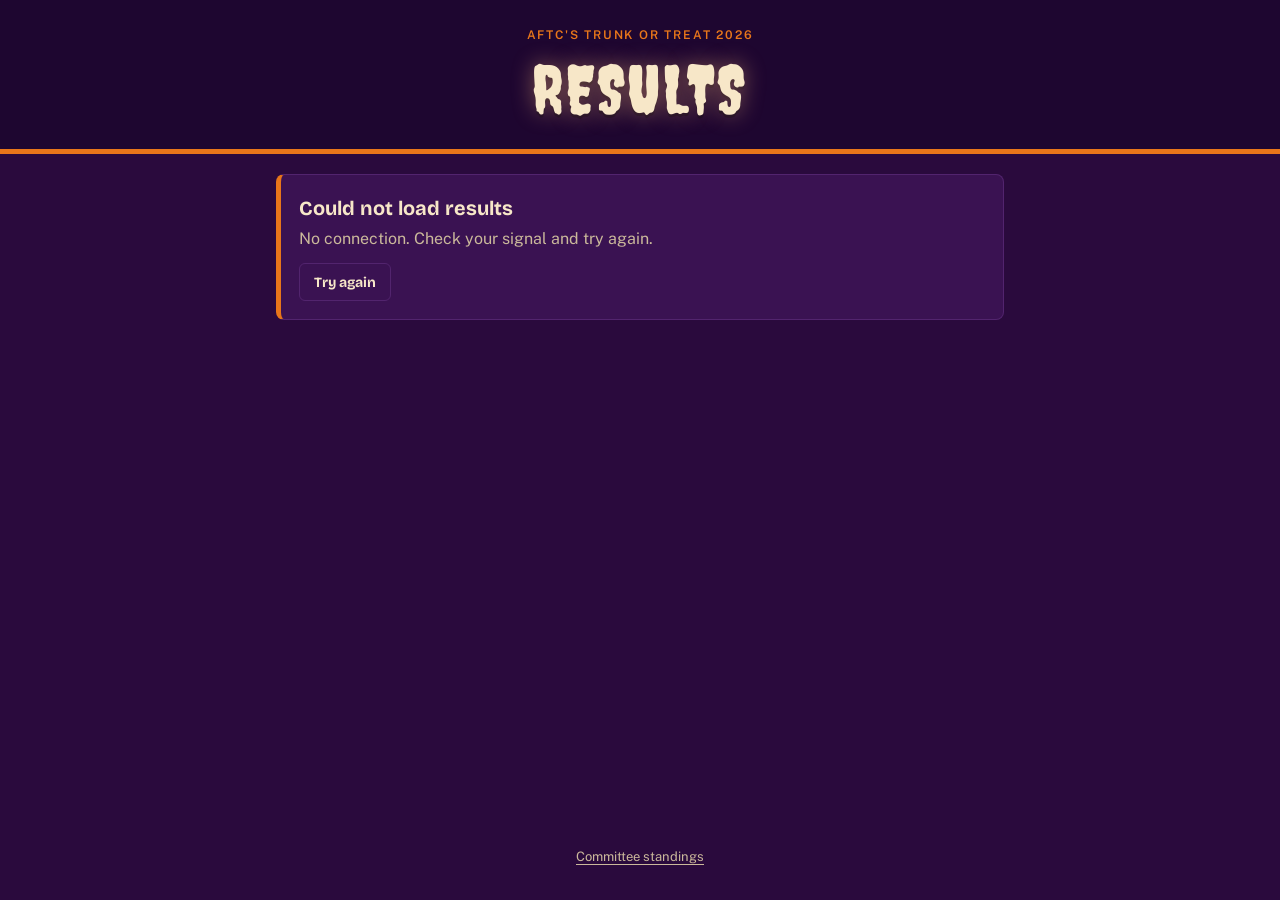
<file: 2026voting/results/index.html>
<!doctype html>
<html lang="en">
<head>
<meta charset="utf-8">
<meta name="viewport" content="width=device-width, initial-scale=1, viewport-fit=cover">
<title>Results | AFTC's Trunk or Treat 2026</title>
<meta name="description" content="Trunk and costume contest results for AFTC's Trunk or Treat 2026.">
<meta name="theme-color" content="#1E0630">
<link rel="preconnect" href="https://fonts.googleapis.com">
<link rel="preconnect" href="https://fonts.gstatic.com" crossorigin>
<link rel="stylesheet" href="https://fonts.googleapis.com/css2?family=Bricolage+Grotesque:opsz,wght@12..96,500;12..96,700;12..96,800&family=Creepster&family=Public+Sans:wght@400;500;600;700&display=swap">
<link rel="stylesheet" href="../style.css">
</head>
<body>

<header class="band">
  <div class="band-inner">
    <p class="eyebrow">AFTC's Trunk or Treat 2026</p>
    <h1 id="pageTitle">Results</h1>
  </div>
</header>

<main>
  <p class="empty" id="loading">Loading...</p>

  <div class="notice" id="setupNote" hidden>
    <h2>Results are not connected yet</h2>
    <p>The committee is still setting this page up.</p>
  </div>

  <div class="notice" id="loadErr" hidden>
    <h2>Could not load results</h2>
    <p id="loadErrMsg"></p>
    <button class="btn ghost small" id="retry" type="button">Try again</button>
  </div>

  <!-- Public, before results are published -->
  <section id="locked" hidden>
    <div class="notice">
      <h2 id="lockedTitle">Results are coming</h2>
      <p id="lockedMsg">Winners will be posted here after voting closes. This page updates on its own.</p>
      <a class="btn primary" href="../" id="voteLink" hidden>Go vote</a>
    </div>
  </section>

  <!-- Public, after results are published -->
  <section id="winners" hidden>
    <div class="contest">
      <h2>Best trunks</h2>
      <div class="winners three" id="win-trunk"></div>
    </div>
    <div class="contest">
      <h2>Best host costumes</h2>
      <div class="winners two" id="win-costume"></div>
    </div>
  </section>

  <!-- Committee only: live standings -->
  <section id="live" hidden>
    <div class="res-bar">
      <p id="liveStatus"></p>
      <button class="btn ghost small" id="lockBtn" type="button">Lock page</button>
    </div>
    <div class="contest">
      <h2 id="head-trunk">Trunks</h2>
      <div id="list-trunk"></div>
    </div>
    <div class="contest">
      <h2 id="head-costume">Costumes</h2>
      <div id="list-costume"></div>
    </div>
  </section>
</main>

<footer>
  <button class="linkbtn" id="committeeBtn" type="button">Committee standings</button>
</footer>

<div class="overlay" id="pinSheet" hidden>
  <form class="panel pin-panel" id="pinForm" role="dialog" aria-modal="true" aria-labelledby="pinTitle" autocomplete="off">
    <h2 id="pinTitle">Committee standings</h2>
    <label for="pinInput">Enter the admin PIN</label>
    <input id="pinInput" type="password" inputmode="numeric" autocomplete="off" maxlength="12">
    <div class="pin-wait" id="pinWait" hidden aria-live="assertive">
      <p><span id="pinMsg">Wrong PIN</span>. Try again in <span class="big" id="pinCount">2</span></p>
      <div class="bar"><span id="pinBar"></span></div>
    </div>
    <p class="err" id="pinErr"></p>
    <div class="actions">
      <button class="btn ghost" type="button" data-close>Cancel</button>
      <button class="btn primary" type="submit" id="pinGo">Enter</button>
    </div>
  </form>
</div>

<div class="toast" id="toast" role="status" aria-live="polite"></div>

<script src="../config.js"></script>
<script src="../common.js"></script>
<script>
(function () {
  var api = TT.api, el = TT.el;
  var $ = function (id) { return document.getElementById(id); };
  var REFRESH_MS = 30000;
  var SHORT = {
    'Creativity': 'Creat', 'Theme execution': 'Theme', 'Visual impact': 'Visual', 'Interaction': 'Interact',
    'Effort and craftsmanship': 'Effort', 'Craftsmanship': 'Craft', 'Character': 'Char', 'Theme tie-in': 'Tie-in'
  };
  var PLACE = ['', '1st place', '2nd place', '3rd place'];
  var pin = TT.getPin();
  var timer = null;

  function show(id) {
    ['loading', 'setupNote', 'loadErr', 'locked', 'winners', 'live'].forEach(function (x) { $(x).hidden = x !== id; });
  }

  function schedule() {
    clearTimeout(timer);
    timer = setTimeout(load, REFRESH_MS);
  }

  function load() {
    if (!window.VOTING_API_URL) { show('setupNote'); return; }
    api('results', pin ? { pin: pin } : {}).then(function (r) {
      if (r.pinError) {
        if (r.wrong) { TT.clearPin(); pin = null; return load(); }
        timer = setTimeout(load, (r.waitMs || 2000) + 150);
        return;
      }
      if (!r.ok) throw new Error(r.error || 'Something went wrong.');
      if (r.mode === 'live') renderLive(r);
      else if (r.mode === 'published') renderWinners(r);
      else renderLocked(r);
      schedule();
    }).catch(function (err) {
      $('loadErrMsg').textContent = err.message;
      if ($('live').hidden && $('winners').hidden && $('locked').hidden) show('loadErr');
      schedule();
    });
  }

  function renderLocked(r) {
    show('locked');
    $('pageTitle').textContent = 'Results';
    $('lockedTitle').textContent = r.votingOpen ? 'Voting is open' : 'Results are coming';
    $('lockedMsg').textContent = r.votingOpen
      ? 'Winners will be posted here after voting closes. This page updates on its own.'
      : 'Voting is closed and the scores are being checked. Winners will appear here soon.';
    $('voteLink').hidden = !r.votingOpen;
    $('committeeBtn').hidden = false;
  }

  function renderWinners(r) {
    show('winners');
    $('pageTitle').textContent = 'The winners';
    $('committeeBtn').hidden = false;
    ['trunk', 'costume'].forEach(function (k) {
      var box = $('win-' + k);
      box.innerHTML = '';
      var c = r.contests[k];
      if (!c.winners.length) { box.appendChild(el('p', { class: 'empty', text: 'No winners posted.' })); return; }
      c.winners.forEach(function (w) {
        box.appendChild(el('article', { class: 'winner' + (w.place === 1 ? ' first' : '') }, [
          w.photo ? el('img', { src: w.photo, alt: (k === 'trunk' ? 'Trunk' : 'Costume') + ' photo for ' + w.name, referrerpolicy: 'no-referrer' }) : null,
          el('div', { class: 'w-meta' }, [
            el('div', { class: 'place', text: PLACE[w.place] || w.place + 'th place' }),
            el('div', { class: 'who', text: w.name }),
            el('div', { class: 'sub', text: (w.number ? 'Trunk ' + w.number : '') + (w.theme ? (w.number ? ': ' : '') + w.theme : '') }),
            TT.prizes[k][w.place - 1] ? el('div', { class: 'prize', text: 'Prize: ' + TT.prizes[k][w.place - 1] }) : null
          ])
        ]));
      });
    });
  }

  function renderLive(r) {
    show('live');
    $('pageTitle').textContent = 'Live standings';
    $('committeeBtn').hidden = true;
    var s = r.settings;
    var t = new Date(r.time || Date.now());
    $('liveStatus').textContent = 'Voting ' + (s.votingOpen ? 'open' : 'closed') + '. Results ' + (s.resultsPublished ? 'published' : 'hidden') +
      '. Minimum ' + s.minBallots + ' ballots to place. Updated ' + t.toLocaleTimeString([], { hour: 'numeric', minute: '2-digit', second: '2-digit' }) + '.';
    ['trunk', 'costume'].forEach(function (k) {
      var c = r.contests[k];
      $('head-' + k).textContent = (k === 'trunk' ? 'Trunks' : 'Costumes') + ' (top ' + c.places + ' win, out of ' + c.maxScore + ')';
      var box = $('list-' + k);
      box.innerHTML = '';
      if (!c.standings.length) { box.appendChild(el('p', { class: 'empty', text: 'No entries are live yet.' })); return; }
      c.standings.forEach(function (e, i) {
        var flag = '';
        if (e.tie) flag = 'Tie: committee vote';
        else if (!e.qualified) flag = 'Needs ' + (s.minBallots - e.ballots) + ' more ballot' + (s.minBallots - e.ballots === 1 ? '' : 's');
        box.appendChild(el('div', { class: 'row-entry' + (e.place ? ' placed' : '') + (e.qualified ? '' : ' out') }, [
          el('div', { class: 'rank', text: e.place ? PLACE[e.place].split(' ')[0] : String(i + 1) }),
          el('div', { class: 'row-main' }, [
            el('div', { class: 'who', text: (e.number ? e.number + '. ' : '') + e.name }),
            el('div', { class: 'sub', text: c.criteria.map(function (n, j) { return (SHORT[n] || n) + ' ' + e.criteria[j].toFixed(1); }).join('  ') }),
            flag ? el('div', { class: 'flag', text: flag }) : null
          ]),
          el('div', { class: 'row-score' }, [String(e.average.toFixed(2)), el('small', { text: e.ballots + ' ballot' + (e.ballots === 1 ? '' : 's') })])
        ]));
      });
    });
  }

  var dialog = TT.pinDialog({
    check: function (p) { return api('results', { pin: p }); },
    onSuccess: function (p, r) { pin = p; renderLive(r); schedule(); }
  });
  $('committeeBtn').addEventListener('click', function () {
    if (!window.VOTING_API_URL) return;
    dialog.open();
  });
  $('lockBtn').addEventListener('click', function () {
    TT.clearPin();
    pin = null;
    show('loading');
    clearTimeout(timer);
    load();
  });
  $('retry').addEventListener('click', function () { show('loading'); clearTimeout(timer); load(); });
  document.addEventListener('keydown', function (e) { if (e.key === 'Escape' && !$('pinSheet').hidden) dialog.close(); });
  document.addEventListener('visibilitychange', function () { if (!document.hidden) { clearTimeout(timer); load(); } });

  load();
})();
</script>
</body>
</html>
</file>
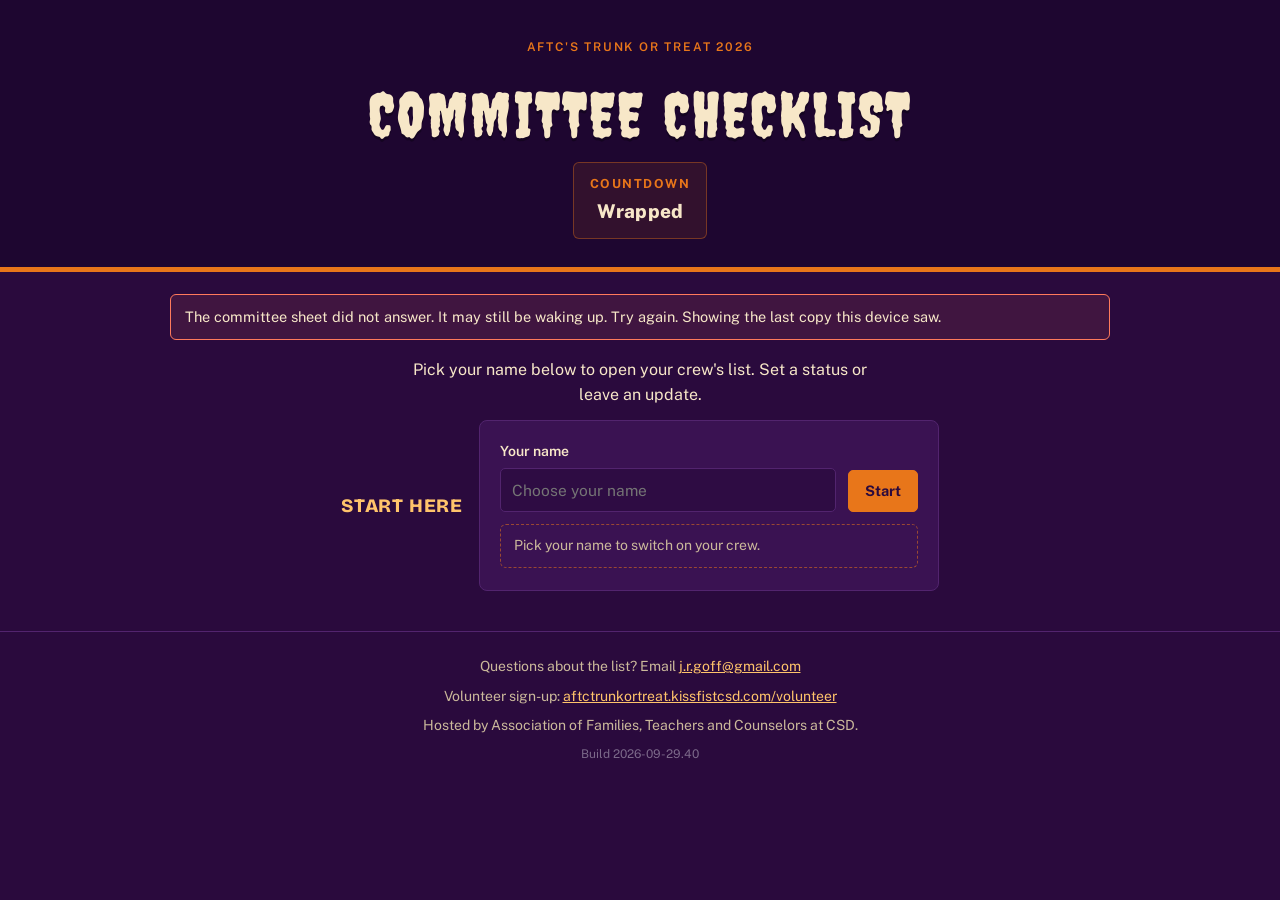
<file: volunteer/checklist/index.html>
<!doctype html>
<html lang="en">
<head>
<meta charset="utf-8">
<meta name="viewport" content="width=device-width, initial-scale=1">
<meta name="description" content="Live committee checklist for AFTC's Trunk or Treat 2026. Check off work, leave updates, claim an open crew lead.">
<meta name="robots" content="noindex">
<meta property="og:title" content="Committee Checklist - AFTC Trunk or Treat 2026">
<meta property="og:description" content="What is done, what is next, and who has it.">
<title>Committee Checklist 2026</title>
<link rel="preconnect" href="https://fonts.googleapis.com">
<link rel="preconnect" href="https://fonts.gstatic.com" crossorigin>
<link rel="stylesheet" href="https://fonts.googleapis.com/css2?family=Bricolage+Grotesque:opsz,wght@12..96,500;12..96,700;12..96,800&family=Creepster&family=Public+Sans:wght@400;500;600;700&display=swap">

<style>
/* Same committed theme as the trunk host and volunteer pages: the deep purple
   and orange used across AFTC's 2026 materials. Every color is painted
   explicitly so the page holds on any host ground. */
:root {
  --ground: #2A0A3D;
  --ground-deep: #1E0630;
  --card: #3A1252;
  --card-sunk: #2E0C43;
  --cream: #F7E7C8;
  --cream-dim: #CBB99B;
  --orange: #E8761A;
  --orange-ink: #2A0A3D;
  --line: #52246E;
  --focus: #FFC46B;
  --green: #6FCF8B;
  --danger: #FF7A5C;

  /* Status colours live on their own so they can be changed without
     touching the theme. --orange and --green still drive buttons, borders
     and accents everywhere else on the page. */
  --s-open:  #FF6B52;
  --s-doing: #B5E61D;
  --s-done:  #FFC81F;
  --s-ink:   #241036;
}

* { box-sizing: border-box; }

html { scroll-behavior: smooth; }

body {
  margin: 0;
  background: var(--ground);
  color: var(--cream);
  font-family: "Public Sans", ui-sans-serif, system-ui, -apple-system, "Segoe UI", sans-serif;
  font-size: 16px;
  line-height: 1.55;
  -webkit-font-smoothing: antialiased;
}

h1, h2, h3 {
  font-family: "Bricolage Grotesque", "Public Sans", ui-sans-serif, system-ui, sans-serif;
  color: var(--cream);
  text-wrap: balance;
  margin: 0;
}

:focus-visible { outline: 2px solid var(--focus); outline-offset: 2px; }

[hidden] { display: none !important; }

/* ---------- hero ---------- */

.band {
  background: var(--ground-deep);
  border-bottom: 5px solid var(--orange);
  padding: 26px 20px 28px;
}

.band-inner {
  max-width: 980px;
  margin: 0 auto;
  display: flex;
  flex-direction: column;
  align-items: center;
  text-align: center;
  gap: 13px;
}

.eyebrow {
  font-size: 12px;
  font-weight: 600;
  letter-spacing: .15em;
  text-transform: uppercase;
  color: var(--orange);
}

.band h1 {
  font-family: "Creepster", "Bricolage Grotesque", cursive;
  font-size: clamp(38px, 8vw, 62px);
  font-weight: 400;
  line-height: 1.05;
  letter-spacing: .035em;
  text-transform: uppercase;
  text-shadow: 0 3px 0 rgba(0, 0, 0, .3);
}

.band p.lede {
  margin: 0 auto;
  max-width: 52ch;
  color: var(--cream-dim);
  text-wrap: balance;
  font-size: 16.5px;
}

.factbar {
  margin: 2px auto 0;
  max-width: 520px;
  justify-content: center;
  display: flex;
  flex-wrap: wrap;
  background: rgba(232, 118, 26, .1);
  border: 1px solid rgba(232, 118, 26, .38);
  border-radius: 6px;
  overflow: hidden;
}

.fb {
  flex: 1 1 auto;
  display: flex;
  flex-direction: column;
  align-items: center;
  justify-content: center;
  gap: 4px;
  padding: 11px 16px;
  border-right: 1px solid rgba(232, 118, 26, .28);
}

.fb:last-child { border-right: 0; }

.fb b {
  font-weight: 700;
  letter-spacing: .12em;
  text-transform: uppercase;
  font-size: 12.5px;
  color: var(--orange);
}

.fb span { color: var(--cream); font-size: 14.5px; font-weight: 600; }

/* The clock itself: tabular figures so the seconds do not jiggle the width. */
.fb span.clock {
  font-size: 19px;
  font-weight: 800;
  letter-spacing: .01em;
  font-variant-numeric: tabular-nums;
  font-feature-settings: "tnum" 1;
}

@media (max-width: 760px) {
  .factbar { max-width: none; }
  .fb {
    flex: 1 1 100%;
    border-right: 0;
    border-bottom: 1px solid rgba(232, 118, 26, .28);
    padding: 10px 14px;
  }
  .fb:last-child { border-bottom: 0; }
  .fb span.clock { font-size: 17px; }
}

/* ---------- shell ---------- */

main { max-width: 980px; margin: 0 auto; padding: 22px 20px 10px; }

.card {
  background: var(--card);
  border: 1px solid var(--line);
  border-radius: 8px;
  padding: 20px 20px 22px;
}

.card + .card { margin-top: 18px; }

/* ---------- who are you ---------- */

/* The sign-in box, narrow and centred, with a flag beside it. On a phone the
   flag drops above the box rather than squeezing it. */
.startlede {
  text-align: center;
  max-width: 460px;
  margin: 0 auto 12px;
}

.startrow {
  display: flex;
  align-items: center;
  justify-content: center;
  flex-wrap: wrap;
  gap: 10px 16px;
}

.whocard {
  flex: 0 1 460px;
  min-width: 0;
}

.starthere {
  font-family: "Bricolage Grotesque", system-ui, sans-serif;
  font-size: 19px;
  font-weight: 800;
  letter-spacing: .04em;
  text-transform: uppercase;
  color: var(--focus);
  white-space: nowrap;
  animation: blink 1.2s ease-in-out infinite;
}

@keyframes blink {
  0%, 100% { opacity: 1; }
  50%      { opacity: .2; }
}

/* A louder, brighter pulse for a few seconds after somebody is sent back. */
.starthere.nudge {
  animation: nudge .45s ease-in-out 6;
  color: var(--orange);
}

@keyframes nudge {
  0%, 100% { opacity: 1; transform: scale(1); }
  50%      { opacity: .35; transform: scale(1.12); }
}

@media (prefers-reduced-motion: reduce) {
  .starthere, .starthere.nudge { animation: none; }
}

.whobar {
  display: flex;
  flex-wrap: wrap;
  align-items: flex-end;
  gap: 12px;
}

.whobar .field { flex: 1 1 240px; }

.field { display: flex; flex-direction: column; gap: 6px; min-width: 0; }

label { font-size: 14px; font-weight: 600; color: var(--cream); }

.hint { font-size: 13px; color: var(--cream-dim); font-weight: 400; }

input[type="text"], select, textarea {
  font: inherit;
  font-size: 15.5px;
  color: var(--cream);
  background: var(--card-sunk);
  border: 1px solid var(--line);
  border-radius: 5px;
  padding: 9px 11px;
  width: 100%;
  transition: border-color .12s ease;
}

textarea { resize: vertical; min-height: 68px; line-height: 1.5; }

input[type="text"]:focus, select:focus, textarea:focus {
  border-color: var(--orange);
  outline: none;
}

select option { background: var(--card-sunk); color: var(--cream); }

.btn {
  font: inherit;
  font-weight: 700;
  font-size: 14.5px;
  cursor: pointer;
  border-radius: 5px;
  padding: 9px 16px;
  border: 1px solid var(--orange);
  background: var(--orange);
  color: var(--orange-ink);
  transition: filter .12s ease, background .12s ease;
  white-space: nowrap;
}

.btn:hover { filter: brightness(1.08); }

.btn.ghost {
  background: transparent;
  color: var(--cream);
  border-color: var(--line);
}

.btn.ghost:hover { border-color: var(--orange); color: var(--orange); }

.btn:disabled { opacity: .45; cursor: not-allowed; filter: none; }

.namefield { display: flex; flex-direction: column; gap: 7px; }

.namefield select:invalid { color: var(--cream-dim); }

.you {
  display: flex;
  align-items: center;
  gap: 10px;
  flex-wrap: wrap;
  font-size: 14.5px;
}

.you b { color: var(--focus); }

.locked {
  margin: 12px 0 0;
  padding: 10px 13px;
  border: 1px dashed rgba(232, 118, 26, .55);
  border-radius: 6px;
  font-size: 14px;
  color: var(--cream-dim);
}

/* ---------- progress ---------- */

.prog-top {
  display: flex;
  justify-content: space-between;
  align-items: baseline;
  flex-wrap: wrap;
  gap: 8px;
  margin-bottom: 10px;
}

.prog-top h2 { font-size: 19px; }

.prog-num { font-size: 14px; color: var(--cream-dim); }

.meter {
  height: 14px;
  border-radius: 7px;
  background: var(--card-sunk);
  border: 1px solid var(--line);
  overflow: hidden;
  display: flex;
}

.meter i { display: block; height: 100%; transition: width .35s ease; }
.meter i.done    { background: var(--s-done); }
.meter i.doing   { background: var(--s-doing); }

.key {
  margin-top: 10px;
  display: flex;
  flex-wrap: wrap;
  gap: 8px 18px;
  font-size: 13.5px;
  color: var(--cream-dim);
}

.key span { display: inline-flex; align-items: center; gap: 7px; }

.dot { width: 10px; height: 10px; border-radius: 50%; display: inline-block; }
.dot.done { background: var(--s-done); }
.dot.doing { background: var(--s-doing); }
.dot.open { background: var(--line); }

.crewgrid {
  margin-top: 16px;
  display: grid;
  grid-template-columns: repeat(auto-fill, minmax(196px, 1fr));
  gap: 10px;
}

.crewcell {
  background: var(--card-sunk);
  border: 1px solid var(--line);
  border-left: 3px solid var(--line);
  border-radius: 5px;
  padding: 9px 11px;
}

.crewcell.noLead { border-left-color: var(--orange); }

.crewcell b { display: block; font-size: 13.5px; font-weight: 700; }

.crewcell .mini {
  margin-top: 6px;
  height: 5px;
  border-radius: 3px;
  background: rgba(247, 231, 200, .1);
  overflow: hidden;
}

.crewcell .mini i { display: block; height: 100%; background: var(--s-done); }

.crewcell small { color: var(--cream-dim); font-size: 12.5px; }

/* ---------- filters ---------- */

.filters { display: flex; flex-wrap: wrap; gap: 12px; align-items: flex-end; }
.filters .field { flex: 1 1 170px; }

.toggles { display: flex; flex-wrap: wrap; gap: 8px; }

.chip {
  font: inherit;
  font-size: 13.5px;
  font-weight: 600;
  cursor: pointer;
  border-radius: 999px;
  padding: 6px 13px;
  border: 1px solid var(--line);
  background: rgba(247, 231, 200, .05);
  color: var(--cream-dim);
}

.chip[aria-pressed="true"] {
  background: var(--orange);
  border-color: var(--orange);
  color: var(--orange-ink);
}

/* A picked status chip wears that status's colour, so the button row and the
   line above it always say the same thing. */
.chip.c-open[aria-pressed="true"] {
  background: var(--s-open); border-color: var(--s-open); color: var(--s-ink);
}
.chip.c-doing[aria-pressed="true"] {
  background: var(--s-doing); border-color: var(--s-doing); color: var(--s-ink);
}
.chip.c-done[aria-pressed="true"] {
  background: var(--s-done); border-color: var(--s-done); color: var(--s-ink);
}

/* ---------- sections ---------- */

.sec { margin-top: 26px; }

.sechead {
  display: flex;
  align-items: baseline;
  justify-content: space-between;
  flex-wrap: wrap;
  gap: 6px 14px;
  background: var(--orange);
  color: var(--orange-ink);
  border-radius: 6px 6px 0 0;
  padding: 9px 15px;
}

.sechead h2 {
  font-size: 16px;
  font-weight: 800;
  letter-spacing: .06em;
  text-transform: uppercase;
  color: var(--orange-ink);
}

.sechead .sectitle {
  display: flex;
  align-items: baseline;
  flex-wrap: wrap;
  gap: 4px 12px;
}

.sechead .seclead {
  font-size: 13px;
  font-weight: 700;
  letter-spacing: .02em;
  color: var(--orange-ink);
  opacity: .85;
}

.sechead .seclead.tbd {
  background: var(--danger);
  color: var(--ground-deep);
  border-radius: 999px;
  padding: 1px 9px;
  opacity: 1;
}

.sechead .count { font-size: 13px; font-weight: 700; }

.secbody {
  border: 1px solid var(--line);
  border-top: 0;
  border-radius: 0 0 6px 6px;
  padding: 14px 15px 16px;
  background: var(--card);
}

.secblurb { margin: 0 0 12px; font-size: 14.5px; color: var(--cream-dim); }

/* ---------- task ---------- */

.task {
  background: var(--card-sunk);
  border: 1px solid var(--line);
  border-left: 4px solid var(--line);
  border-radius: 6px;
  margin-bottom: 9px;
}

.task.s-open    { border-left-color: var(--s-open); }
.task.s-doing   { border-left-color: var(--s-doing); }
.task.s-done    { border-left-color: var(--s-done); }
.task.s-done .ttext { color: var(--cream-dim); }

.trow {
  display: flex;
  align-items: flex-start;
  gap: 11px;
  padding: 11px 13px;
  cursor: pointer;
  border-radius: 5px;
  transition: background .12s ease;
}

/* The whole row opens the task, so it has to look like it does. */
.trow:hover { background: rgba(247, 231, 200, .045); }
.trow:focus-visible {
  outline: 2px solid var(--focus);
  outline-offset: -2px;
}

.tick {
  flex: 0 0 auto;
  width: 24px;
  height: 24px;
  margin-top: 1px;
  border-radius: 5px;
  border: 2px solid var(--line);
  background: transparent;
  cursor: pointer;
  color: var(--ground-deep);
  font-size: 15px;
  line-height: 1;
  font-weight: 900;
  display: flex;
  align-items: center;
  justify-content: center;
  padding: 0;
  transition: background .12s ease, border-color .12s ease;
}

.tick:hover { border-color: var(--orange); }
.tick[aria-checked="true"] { background: var(--s-done); border-color: var(--s-done); }
.tick:disabled { cursor: not-allowed; opacity: .5; }

.tmid { flex: 1 1 auto; min-width: 0; }

.ttext { font-size: 15px; font-weight: 600; }

.tstat { font-weight: 800; letter-spacing: .01em; }
.tstat.s-open { color: var(--s-open); }
.tstat.s-doing { color: var(--s-doing); }
.tstat.s-done { color: var(--s-done); }

.tmeta {
  margin-top: 5px;
  display: flex;
  flex-wrap: wrap;
  gap: 6px 10px;
  align-items: center;
  font-size: 12.5px;
  color: var(--cream-dim);
}

.tag {
  font-size: 11px;
  font-weight: 700;
  letter-spacing: .08em;
  text-transform: uppercase;
  padding: 3px 8px;
  border-radius: 3px;
  border: 1px solid var(--line);
  color: var(--cream-dim);
  white-space: nowrap;
}

.tdue {
  background: var(--orange);
  color: var(--orange-ink);
  border-radius: 999px;
  padding: 2px 9px;
  font-weight: 700;
  letter-spacing: .01em;
}

.tag.tbd { background: var(--orange); border-color: var(--orange); color: var(--orange-ink); }
.tag.doing { border-color: var(--s-doing); color: var(--s-doing); }
.tag.done { border-color: var(--s-done); color: var(--s-done); }

.tnotes { font-weight: 600; color: var(--focus); }

.topen {
  flex: 0 0 auto;
  font: inherit;
  font-size: 13px;
  font-weight: 600;
  background: transparent;
  border: 1px solid var(--line);
  color: var(--cream-dim);
  border-radius: 5px;
  padding: 5px 10px;
  cursor: pointer;
  white-space: nowrap;
}

.topen:hover { border-color: var(--orange); color: var(--orange); }

.panel {
  border-top: 1px solid var(--line);
  padding: 13px;
  display: flex;
  flex-direction: column;
  gap: 13px;
}

.panel h4 {
  margin: 0;
  font-size: 12px;
  letter-spacing: .1em;
  text-transform: uppercase;
  color: var(--orange);
  font-weight: 700;
  font-family: inherit;
}

.statusrow { display: flex; flex-wrap: wrap; gap: 7px; }

.panelnote {
  margin: -5px 0 0;
  font-size: 12.5px;
  color: var(--cream-dim);
}

.panelrule {
  height: 1px;
  background: var(--line);
  margin: 2px 0;
}

.panel h4 .optional {
  margin-left: 8px;
  font-size: 11px;
  letter-spacing: .06em;
  text-transform: none;
  font-weight: 600;
  color: var(--cream-dim);
}

.notelist { display: flex; flex-direction: column; gap: 8px; }

.note {
  background: rgba(247, 231, 200, .05);
  border-left: 2px solid var(--line);
  border-radius: 0 4px 4px 0;
  padding: 7px 11px;
  font-size: 14px;
}

.note b { color: var(--focus); font-weight: 700; }
.note time { color: var(--cream-dim); font-size: 12.5px; margin-left: 6px; }
.note p { margin: 3px 0 0; }

.noteform { display: flex; flex-direction: column; gap: 8px; }
.noteform .btnrow { display: flex; gap: 8px; align-items: center; flex-wrap: wrap; }

.mini-status { font-size: 13px; color: var(--cream-dim); }
.mini-status.bad { color: var(--danger); }
.mini-status.good { color: var(--green); }

/* ---------- lead card ---------- */

.lead {
  background: var(--card-sunk);
  border: 1px solid var(--line);
  border-left: 4px solid var(--orange);
  border-radius: 6px;
  padding: 13px;
  margin-bottom: 9px;
}

.lead.filled { border-left-color: var(--green); }

.lead h3 { font-size: 16px; font-weight: 700; }

.lead p { margin: 4px 0 0; font-size: 14px; color: var(--cream-dim); }

.claimrow { margin-top: 10px; display: flex; flex-wrap: wrap; gap: 8px; align-items: flex-end; }
.claimrow .field { flex: 1 1 220px; }

.leadname { margin-top: 8px; font-size: 15px; font-weight: 700; color: var(--green); }

/* ---------- activity ---------- */

.feed { display: flex; flex-direction: column; gap: 7px; max-height: 420px; overflow-y: auto; }

.fitem {
  font-size: 14px;
  border-bottom: 1px dotted var(--line);
  padding-bottom: 7px;
}

.fitem:last-child { border-bottom: 0; }

.fitem b { color: var(--focus); }
.fitem span { color: var(--cream-dim); }

/* ---------- add ---------- */

.addgrid { display: grid; grid-template-columns: 1fr 1fr; gap: 12px; }
@media (max-width: 620px) { .addgrid { grid-template-columns: 1fr; } }

/* ---------- misc ---------- */

.banner-note {
  margin: 0 0 18px;
  padding: 11px 14px;
  border: 1px solid rgba(232, 118, 26, .5);
  background: rgba(232, 118, 26, .09);
  border-radius: 6px;
  font-size: 14.5px;
}

.banner-note.bad { border-color: var(--danger); background: rgba(255, 122, 92, .1); }

.empty { color: var(--cream-dim); font-size: 14.5px; font-style: italic; }

.srOnly {
  position: absolute; width: 1px; height: 1px; padding: 0; margin: -1px;
  overflow: hidden; clip: rect(0 0 0 0); white-space: nowrap; border: 0;
}

footer { border-top: 1px solid var(--line); padding: 24px 20px 60px; margin-top: 30px; }

footer div {
  max-width: 980px;
  margin: 0 auto;
  font-size: 14px;
  color: var(--cream-dim);
  text-align: center;
  display: flex;
  flex-direction: column;
  gap: 8px;
}

footer p { margin: 0; }
footer a { color: var(--focus); }
footer a:hover { color: var(--orange); }
.build { color: #7C6A8A; font-size: 12px; }
</style>
</head>
<body>

<header class="band">
  <div class="band-inner">
    <p class="eyebrow">AFTC's Trunk or Treat 2026</p>
    <h1>Committee Checklist</h1>
    <div class="factbar">
      <div class="fb"><b>Countdown</b><span class="clock" id="countdown">Loading</span></div>
    </div>
  </div>
</header>

<main>

  <div id="topNote" class="banner-note" hidden></div>

  <!-- who -->
  <p class="lede startlede">Pick your name below to open your crew's list. Set a status or
    leave an update.</p>
  <div class="startrow">
    <span class="starthere" id="startHere" aria-hidden="true">Start here</span>
    <section class="card whocard" aria-labelledby="whoHead">
      <h2 id="whoHead" class="srOnly">Who you are</h2>
      <div id="whoAsk">
        <div class="whobar">
          <div class="field">
            <label for="whoName" id="whoNameLabel">Your name</label>
            <div id="whoField"></div>
          </div>
          <div class="field" id="codeField" hidden>
            <label for="whoCode">Edit code</label>
            <input type="text" id="whoCode" placeholder="Code from the chair">
          </div>
          <button class="btn" id="whoSave" type="button">Start</button>
        </div>
      </div>
      <div id="whoIs" class="you" hidden>
        <span>Signed in as <b id="whoLabel"></b></span>
        <button class="btn ghost" id="whoChange" type="button">Not you?</button>
        <button class="btn ghost" id="refreshBtn" type="button">Refresh</button>
        <span class="mini-status" id="syncLine"></span>
      </div>
      <p class="locked" id="lockNote" hidden>Pick your name to switch on your crew.</p>
    </section>
  </div>

  <div id="board"></div>

  <!-- add -->
  <section class="card" id="addCard" aria-labelledby="addHead" style="margin-top:26px" hidden>
    <h2 id="addHead" style="font-size:19px;margin-bottom:4px">Something missing?</h2>
    <p class="hint" style="margin:0 0 14px" id="addHint">Add to your list.</p>
    <div class="field">
      <label for="addTask">What needs doing</label>
      <textarea id="addTask" placeholder="Borrow the arrow signs from the front office"></textarea>
    </div>
    <div class="noteform" style="margin-top:10px">
      <div class="btnrow">
        <button class="btn" id="addBtn" type="button">Add it</button>
        <span class="mini-status" id="addStatus"></span>
      </div>
    </div>
  </section>

</main>

<footer>
  <div>
    <p>Questions about the list? Email <a href="mailto:j.r.goff@gmail.com">j.r.goff@gmail.com</a></p>
    <p>Volunteer sign-up: <a href="/volunteer">aftctrunkortreat.kissfistcsd.com/volunteer</a></p>
    <p>Hosted by Association of Families, Teachers and Counselors at CSD.</p>
    <p class="build">Build 2026-09-29.40</p>
  </div>
</footer>

<script>
(function () {
  "use strict";

  /* ---------------------------------------------------------------- config */

  /* Paste the Apps Script /exec URL here after deploying the back end.
     Until it is filled in the page runs from this browser only, so it is safe
     to click around and nothing is shared. */
  var EXEC_URL = "https://script.google.com/macros/s/AKfycbwV9Jakc1Zzoeju7OZhJhkSOKdnyg06poIgv9uC88KU5pR9avS0InROx-0J3F85Ih8-Cw/exec";

  var EVENT_DATE = "2026-10-28";
  var LIVE = EXEC_URL.indexOf("script.google.com") === 0 ||
             EXEC_URL.indexOf("https://script.google.com") === 0;

  var SECTIONS = [{"key": "trunkreg", "title": "Trunk Registration & Communication", "blurb": "Owns every trunk host, from sign-up to the moment they park.", "kind": "task", "counts": true}, {"key": "concessions", "title": "Concessions", "blurb": "Owns food and drink on the night, and enough of it.", "kind": "task", "counts": true}, {"key": "booth", "title": "Booth Activities", "blurb": "Owns the activity stations and the students who run them.", "kind": "task", "counts": true}, {"key": "publicity", "title": "Publicity & Outreach", "blurb": "Owns getting the word out, and the promo video.", "kind": "task", "counts": true}, {"key": "safety", "title": "Safety & Security", "blurb": "Owns a calm night, and everyone off the field when it ends.", "kind": "task", "counts": true}, {"key": "judges", "title": "Judges & Awards", "blurb": "Owns the prizes. The coordinator runs the judging itself.", "kind": "task", "counts": true}, {"key": "logistics", "title": "Logistics, Setup & Decorations", "blurb": "Owns equipment, the map, signage, getting the field ready, and how the place looks.", "kind": "task", "counts": true}, {"key": "cleanup", "title": "Cleanup Crew", "blurb": "Owns the field looking untouched on Thursday.", "kind": "task", "counts": true}, {"key": "discgolf", "title": "Disc Golf & Glow Putt Night", "blurb": "An assist rather than a crew. Course setup before the field fills, and take down after.", "kind": "task", "counts": true}, {"key": "decisions", "title": "Needs a decision", "blurb": "No date and no owner yet. Each one blocks work further down the list.", "kind": "task", "counts": true}, {"key": "settled", "title": "Already settled", "blurb": "Closed questions, kept so nobody reopens one that is answered.", "kind": "ref", "counts": false}];
  var SEED = [["T001", "trunkreg", "2026-09-15", "Get the link to the trunk host registration list. Check the registration link and QR code still resolve.", "Trunk Reg: Andrea Aguilar"], ["T002", "trunkreg", "2026-09-22", "Invite returning hosts from the Past Trunk Participants list.", "Trunk Reg: Andrea Aguilar"], ["T003", "trunkreg", "2026-10-13", "Recruit department trunks through supervisors and principals.", "Trunk Reg: Andrea Aguilar"], ["T004", "trunkreg", "2026-10-21", "Send trunk hosts their setup instructions: arrival window, spacing, what to bring, where to enter.", "Trunk Reg: Andrea Aguilar"], ["T005", "trunkreg", "2026-10-26", "Final reminder to hosts with the day-of text number.", "Trunk Reg: Andrea Aguilar"], ["T006", "trunkreg", "2026-10-28", "Be reachable by text all evening. Greet hosts at the gate with Safety.", "Trunk Reg: Andrea Aguilar"], ["T007", "trunkreg", "2026-10-29", "Hand the host list to Publicity for thank-you notes.", "Trunk Reg: Andrea Aguilar"], ["T008", "concessions", "2026-09-15", "Check with Sulghi, interim PE and Athletics supervisor, whether FAA still wants to sell that evening.", "Concessions: Mat Domenichini"], ["T009", "concessions", "2026-09-22", "Get a yes or no from FAA. If no, start looking for an alternative.", "Concessions: Mat Domenichini"], ["T010", "concessions", "2026-09-29", "Contact Mozzeria about availability and terms.", "Concessions: Mat Domenichini"], ["T011", "concessions", "2026-10-06", "Confirm the food truck or drop it, so the setup crew can plan placement.", "Concessions: Mat Domenichini"], ["T012", "concessions", "2026-10-13", "Agree the menu and quantities. FAA ran out in 2025, so plan for more.", "Concessions: Mat Domenichini"], ["T013", "concessions", "2026-10-20", "Give the setup crew the power and parking needs for the food truck and clubhouse.", "Concessions: Mat Domenichini"], ["T014", "concessions", "2026-10-28", "Clubhouse open before gates. Truck in position per the layout map.", "Concessions: Mat Domenichini"], ["T015", "concessions", "2026-10-29", "Report what sold and what ran short, for next year.", "Concessions: Mat Domenichini"], ["T016", "booth", "2026-09-22", "Decide the booth list. Face painting is confirmed. Pumpkin painting is still open.", "Booth: Julie Baer"], ["T017", "booth", "2026-09-29", "Booth supply list and rough budget to the Committee Chair.", "Booth: Julie Baer"], ["T018", "booth", "2026-10-06", "Collect the supplies each booth activity needs.", "Booth: Julie Baer"], ["T019", "booth", "2026-10-13", "Recruit student volunteers, coordinating with the Real World Program.", "Booth: Julie Baer"], ["T020", "booth", "2026-10-20", "Assign volunteers to stations. Check every activity is safe and inclusive.", "Booth: Julie Baer"], ["T021", "booth", "2026-10-27", "Pack a kit per station so nothing is assembled on the field.", "Booth: Julie Baer"], ["T022", "booth", "2026-10-28", "Set up the activity stations, two hours before gates.", "Booth: Julie Baer"], ["T023", "booth", "2026-10-28", "Run the activity stations.", "Booth: Julie Baer"], ["T024", "booth", "2026-10-28", "Break down the stations and the disc golf course. Return the fencing.", "Booth / Disc Golf"], ["T025", "publicity", "2026-09-15", "Confirm the finished flyer from Kate Kovacs is in hand and matches the current web address.", "Publicity: Rosalyn Ramos"], ["T026", "publicity", "2026-09-16", "Confirm the trick-or-treat promo video was filmed on September 16 as planned.", "Publicity: Rosalyn Ramos"], ["T027", "publicity", "2026-09-17", "Confirm the first ParentSquare post and social announcement went out September 17.", "Publicity / Nha"], ["T028", "publicity", "2026-09-18", "Confirm the video went up publicly on the registration website and social media on September 18, and that weekly reposts have started.", "Publicity: Rosalyn Ramos"], ["T029", "publicity", "2026-09-22", "Invite the California School for the Blind through Lisa Nunez.", "Publicity: Rosalyn Ramos"], ["T030", "publicity", "2026-10-13", "Principal and family emails. Campus-wide email through Lisa Nunez.", "Publicity: Rosalyn Ramos"], ["T031", "publicity", "2026-10-20", "Reminder round across every channel.", "Publicity: Rosalyn Ramos"], ["T032", "publicity", "2026-10-26", "Final publicity push, including the Haunted Cottages tie-in.", "Publicity: Rosalyn Ramos"], ["T033", "publicity", "2026-10-28", "Photo and video coverage with Yearbook and Talon Media.", "Publicity: Rosalyn Ramos"], ["T034", "publicity", "2026-10-30", "Thank-you post with photos. Notes to participants, volunteers and vendors.", "Publicity: Rosalyn Ramos"], ["T035", "safety", "2026-09-22", "Contact the School Resource Officer for safety coordination.", "Safety: Margot Simpson"], ["T036", "safety", "2026-09-29", "Invite CHP and a fire truck to attend.", "Safety: Margot Simpson"], ["T037", "safety", "2026-10-06", "Confirm whether CHP is coming, and how many.", "Safety: Margot Simpson"], ["T038", "safety", "2026-10-20", "Agree the crowd and traffic plan with the setup crew: barricades between the gates, back road closed between the basin and the MSAC.", "Safety: Margot Simpson"], ["T039", "safety", "2026-10-27", "Brief volunteers on exits, safety zones and the 7:30 clear-out.", "Safety: Margot Simpson"], ["T040", "safety", "2026-10-28", "Guide trunk hosts in. Watch the exits and safety zones.", "Safety: Margot Simpson"], ["T041", "safety", "2026-10-28", "7:30: Clear the field. Registered cars out about 15 minutes after close.", "Safety: Margot Simpson"], ["T042", "judges", "2026-09-29", "Get the award category list from the Judges and Awards coordinator.", "Judges: Amy Eshelman"], ["T043", "judges", "2026-10-06", "Prize budget approved by the Committee Chair.", "Judges: Amy Eshelman"], ["T044", "judges", "2026-10-13", "Collect or create the prizes.", "Judges: Amy Eshelman"], ["T045", "judges", "2026-10-20", "Purchase the gift cards.", "Judges: Amy Eshelman"], ["T046", "judges", "2026-10-27", "Sort and label the prizes by category.", "Judges: Amy Eshelman"], ["T047", "judges", "2026-10-28", "Hand the prizes to the coordinator for the final 30 minutes.", "Judges: Amy Eshelman"], ["T048", "logistics", "2026-09-10", "Confirm the FOX ticket for the field light generators was opened. September 10 was the submission deadline and the generators were unreliable last year.", "Logistics and Decorations: TBD"], ["T049", "logistics", "2026-09-22", "Settle the theme direction.", "Logistics and Decorations: TBD"], ["T050", "logistics", "2026-09-29", "Decorations supply list to the Committee Chair.", "Logistics and Decorations: TBD"], ["T051", "logistics", "2026-09-29", "Check the equipment list against the baseline: 7 light generators, 7 folding tables, 6 trash bins, 2 portable restrooms.", "Logistics and Decorations: TBD"], ["T052", "logistics", "2026-10-01", "Submit the FOX ticket for tables, trash bins, field lighting and portable restrooms.", "Logistics and Decorations: TBD"], ["T053", "logistics", "2026-10-06", "Order the Trunk or Treat plastic bags. They have lead time, so order early.", "Logistics and Decorations: TBD"], ["T054", "logistics", "2026-10-06", "Confirm the light generators were serviced.", "Logistics and Decorations: TBD"], ["T055", "logistics", "2026-10-13", "Collect and organize the decorating supplies. Real World Program students assist.", "Logistics and Decorations: TBD"], ["T056", "logistics", "2026-10-13", "Reuse the layout map, with wider car spacing than 2025.", "Logistics and Decorations: TBD"], ["T057", "logistics", "2026-10-20", "Plan the entrance display.", "Logistics and Decorations: TBD"], ["T058", "logistics", "2026-10-20", "Signage and barricade plan. Confirm the back road closure.", "Logistics and Decorations: TBD"], ["T059", "logistics", "2026-10-27", "Pre-build whatever decorations can be built off the field.", "Logistics and Decorations: TBD"], ["T060", "logistics", "2026-10-27", "Stage equipment where it can be moved quickly.", "Logistics and Decorations: TBD"], ["T061", "logistics", "2026-10-28", "Daytime setup across the field. Keep off the grass until football practice ends.", "Logistics and Decorations: TBD"], ["T062", "logistics", "2026-10-28", "Put out road barricades and signage. Close the back road. Help the food truck into place.", "Logistics and Decorations: TBD"], ["T063", "logistics", "2026-10-28", "Set up the entrance display and shared decorations.", "Logistics and Decorations: TBD"], ["T064", "cleanup", "2026-10-20", "Recruit day-of cleanup help. Confirm bin and liner counts with the setup crew.", "Cleanup: Real World Program"], ["T065", "cleanup", "2026-10-27", "Confirm the disposal plan and where full bags go.", "Cleanup: Real World Program"], ["T066", "cleanup", "2026-10-28", "Place bins with liners before gates open.", "Cleanup: Real World Program"], ["T067", "cleanup", "2026-10-28", "Sweep for trash during the event.", "Cleanup: Real World Program"], ["T068", "cleanup", "2026-10-28", "Teardown after 7:30: barricades, lights, tables, bins.", "Cleanup: Real World Program"], ["T069", "cleanup", "2026-10-29", "Next-day sweep with Real World Program students. Return all borrowed materials.", "Cleanup: Real World Program"], ["T070", "cleanup", "2026-10-29", "Final cleanup report to the Committee Chair.", "Cleanup: Real World Program"], ["T071", "discgolf", "2026-10-27", "Confirm the disc golf course layout and fencing with Carley.", "Disc Golf: Carley Carbin"], ["T072", "discgolf", "2026-10-28", "Build the disc golf course in the northwest corner with white fencing, before the field fills.", "Disc Golf: Carley Carbin"], ["T073", "decisions", "", "Rain back-up plan. The track cannot take vehicles when it is too wet, and Jeff Bibb made this a condition of field use.", "Committee Chair"], ["T074", "decisions", "", "Student Life van at Trunk or Treat on the 28th to promote the Haunt House.", "Chris DeSouza"], ["T075", "decisions", "", "Pumpkin painting contest: in or out.", "Booth: Julie Baer"], ["T076", "decisions", "", "Dedicated AFTC booth: in or out, and who staffs it.", "Committee Chair"], ["T077", "decisions", "", "Costume and trunk voting method, confirmed as no iPads.", "Judges: Amy Eshelman"], ["T078", "settled", "", "Event date locked: Wednesday, October 28, 2026. Chosen to avoid the Middle School Halloween Party on the 29th and the home game on the 30th.", "Committee"], ["T079", "settled", "", "Field use confirmed by Athletic Director Jeff Bibb, with two conditions: a rain back-up plan and follow-up on the light generators.", "Committee"], ["T080", "settled", "", "Haunt House partnership confirmed. The Middle School Haunted Cottages run alongside Trunk or Treat on the 28th so every attendee can go.", "Chris DeSouza"], ["T081", "settled", "", "Chris DeSouza added as Student Life liaison. Rona Lev added as Committee Advisor.", "Committee"], ["T082", "settled", "", "Layout map is complete from last year and will be reused.", "Logistics"], ["T083", "settled", "", "Volunteer sign-up page (Pick A Team) published September 10. One lead per crew.", "Committee Chair"], ["T084", "settled", "", "Trunk Registration and Communication lead: Andrea Aguilar.", "Committee"], ["T085", "settled", "", "Publicity and Outreach lead: Rosalyn Ramos.", "Committee"], ["T086", "settled", "", "Judges and Awards: Amy Eshelman coordinates.", "Committee"], ["T087", "settled", "", "Disc Golf / Glow Putt Night: Carley Carbin, confirmed.", "Committee"], ["T088", "settled", "", "Roxanne Tan signed up to help on the Logistics and Setup crew.", "Committee"], ["T089", "settled", "", "Games and Activities split into two tracks: Disc Golf and Booth Activities.", "Committee"], ["T090", "settled", "", "Kate Kovacs confirmed she will create the event flyer.", "Publicity"], ["T091", "settled", "", "Official web address set to aftctrunkortreat.kissfistcsd.com. QR codes, both flyers, the crew timeline and the trunk host video script were all updated.", "Committee Chair"], ["T092", "settled", "", "Registration site restored. It went offline when the GitHub repository was switched to private. The repository is public again and must stay that way.", "Committee Chair"], ["T093", "settled", "", "Event name standardized to AFTC’s Trunk or Treat across all materials.", "Committee"], ["T094", "settled", "", "ParentSquare handed to AFTC Secretary Nha. Lisa Nunez keeps campus-wide email.", "Publicity"], ["T095", "settled", "", "Promo video deadline moved up: filmed September 16, posted publicly September 18.", "Publicity"], ["T096", "settled", "", "Trunk host registration page now offers CSD family and CSD staff only under Connected to CSD.", "Trunk Reg"], ["T097", "settled", "", "Outside community agency outreach dropped. The Outreach Contact List was deleted.", "Committee"], ["T098", "settled", "", "The 80-car turnout goal was dropped from the Crew Assignments file and the registration setup guide.", "Committee"], ["T099", "settled", "", "Planning files folded into one. Crew Assignments and Timeline was merged into Planning Timeline, which is now the single planning document.", "Committee Chair"], ["T100", "settled", "", "Helper caps settled: Trunk Registration 1, Booth Activities 2, Safety and Security 4, Logistics 2. None for Concessions, Publicity, Judges and Awards or Cleanup.", "Committee Chair"], ["T101", "settled", "", "Crew leads filled from the sign-up page: Mat Domenichini on Concessions, Julie Baer on Booth Activities, Margot Simpson on Safety and Security. The Real World Program leads Cleanup.", "Committee"], ["T102", "settled", "", "Decorations and Theme merged into Logistics, Setup and Decorations.", "Committee"], ["T103", "settled", "", "Marnee Wafer-Hoecker signed up as the Judges and Awards helper on prizes.", "Committee"]];

  /* ------------------------------------------------------------- utilities */

  function $(id) { return document.getElementById(id); }

  function el(tag, cls, text) {
    var n = document.createElement(tag);
    if (cls) n.className = cls;
    if (text != null) n.textContent = text;
    return n;
  }

  function store(key, val) {
    try {
      if (val === undefined) return localStorage.getItem(key);
      if (val === null) localStorage.removeItem(key);
      else localStorage.setItem(key, val);
    } catch (e) { return null; }
    return null;
  }

  function fmtWhen(iso) {
    if (!iso) return "";
    var d = new Date(iso);
    if (isNaN(d.getTime())) return String(iso).slice(0, 10);
    var months = ["Jan", "Feb", "Mar", "Apr", "May", "Jun",
                  "Jul", "Aug", "Sep", "Oct", "Nov", "Dec"];
    var h = d.getHours(), ap = h >= 12 ? "PM" : "AM";
    h = h % 12; if (!h) h = 12;
    var m = d.getMinutes(); if (m < 10) m = "0" + m;
    return months[d.getMonth()] + " " + d.getDate() + ", " + h + ":" + m + " " + ap;
  }

  /* The section IS the crew. Kept as a lookup so the filter, the progress
     tiles and the board can never disagree about which crew a task is in. */
  function crewName(key) {
    for (var i = 0; i < SECTIONS.length; i++) {
      if (SECTIONS[i].key === key) return SECTIONS[i].title;
    }
    return key;
  }

  /* Who may edit what. A crew belongs to the names in its owner column; a
     crew still owned by TBD is open to everyone until a lead is put in. The
     admin list comes from the script, so it changes without touching this
     file. This is a guard against wrong taps, not a security boundary. */
  var admins = [];
  var lastCrews = null;
  var canEdit = {};
  var visible = {};

  function isAdmin() {
    var n = String(me || "").toLowerCase();
    if (!n) return false;
    for (var i = 0; i < admins.length; i++) {
      if (String(admins[i]).toLowerCase() === n) return true;
    }
    return false;
  }

  function computeCanEdit() {
    canEdit = {};
    if (!me || !state || !state.tasks) return;
    var mine = me.toLowerCase();
    var seen = {};
    state.tasks.forEach(function (t) {
      if (!seen[t.section]) seen[t.section] = { named: false, mine: false };
      var o = String(t.owner || "");
      if (o && !isTbd(o)) seen[t.section].named = true;
      if (o && o.toLowerCase().indexOf(mine) > -1) seen[t.section].mine = true;
    });

    /* Signing up for a crew is enough. A helper never appears in an owner
       cell, and a brand new lead will not either until somebody edits that
       column, so the sign-up itself has to grant access or new volunteers
       arrive locked out of the crew they just joined. */
    var joined = ((state && state.crews) || {})[mine] || "";
    if (joined && !seen[joined]) seen[joined] = { named: true, mine: true };
    if (joined && seen[joined]) seen[joined].mine = true;

    var admin = isAdmin();
    Object.keys(seen).forEach(function (k) {
      canEdit[k] = admin || seen[k].mine || !seen[k].named;
    });
  }

  function mayEdit(t) { return !!me && !!canEdit[t.section]; }

  /* What this person actually sees. Their own crew and nothing else, so the
     board opens on their work instead of a hundred other people's. Narrower
     than what they may edit: a crew with no lead is open to everyone, but it
     is nobody's crew, so it does not show unless they signed up for it. */
  function computeVisible() {
    visible = {};
    if (!me || !state || !state.tasks) return;

    if (isAdmin()) {
      SECTIONS.forEach(function (s) { visible[s.key] = true; });
      return;
    }

    var mine = me.toLowerCase();
    state.tasks.forEach(function (t) {
      if (String(t.owner || "").toLowerCase().indexOf(mine) > -1) visible[t.section] = true;
    });

    var joined = ((state && state.crews) || {})[mine];
    if (joined) visible[joined] = true;

    /* Nobody should land on an empty page. If we cannot work out whose crew
       this is, show the lot rather than nothing. */
    var any = false;
    for (var k in visible) { if (visible[k]) { any = true; break; } }
    if (!any) SECTIONS.forEach(function (s) { visible[s.key] = true; });
  }

  /* The first crew whose owner column actually names this person. Not the
     same as what they may edit: everyone may edit a crew with no lead, and
     the chair may edit all of them, but neither is anybody's home. */
  function homeSection() {
    if (!me || !state || !state.tasks) return "";
    var mine = me.toLowerCase();

    /* A lead is named in their crew's owner column, and the sheet wins,
       since a reassignment there is the newest word on who owns the work. */
    for (var i = 0; i < SECTIONS.length; i++) {
      var key = SECTIONS[i].key;
      for (var j = 0; j < state.tasks.length; j++) {
        var t = state.tasks[j];
        if (t.section !== key) continue;
        if (String(t.owner || "").toLowerCase().indexOf(mine) > -1) return key;
      }
    }

    /* A helper is on no owner line at all, so fall back to the crew they
       signed up for on the volunteer page. */
    var crews = (state && state.crews) || {};
    var bySignUp = crews[mine];
    if (bySignUp) {
      for (var k = 0; k < SECTIONS.length; k++) {
        if (SECTIONS[k].key === bySignUp) return bySignUp;
      }
    }
    return "";
  }

  /* Back to the sign-in box, with the flag flashed so it is obvious why. */
  function goStart() {
    var row = document.querySelector(".startrow");
    if (row && row.scrollIntoView) {
      row.scrollIntoView({ behavior: "smooth", block: "center" });
    }
    var flag = $("startHere");
    if (flag) {
      flag.classList.remove("nudge");
      void flag.offsetWidth;          /* restart the animation */
      flag.classList.add("nudge");
    }
    setTimeout(function () {
      var f = $("whoName");
      if (f && f.focus) { try { f.focus(); } catch (e) {} }
    }, 450);
  }

  function goHome() {
    var key = homeSection();
    if (!key) return;
    var box = document.getElementById("sec-" + key);
    if (box && box.scrollIntoView) {
      box.scrollIntoView({ behavior: "smooth", block: "start" });
    }
  }

  /* A crew's lead is whatever its owner column says most often, with the
     "Crew: " prefix trimmed off. Shown once in the header instead of on
     every task. A task owned by somebody else still says so. */
  function crewOwner(rows) {
    var tally = {}, best = "", n = 0;
    rows.forEach(function (t) {
      var o = String(t.owner || "").trim();
      if (!o) return;
      tally[o] = (tally[o] || 0) + 1;
      if (tally[o] > n) { n = tally[o]; best = o; }
    });
    return best;
  }

  function shortOwner(owner) {
    var o = String(owner || "").trim();
    var i = o.indexOf(":");
    if (i > -1) o = o.slice(i + 1).trim();
    return o;
  }

  /* Reads a yyyy-mm-dd date for display. Undated work sorts to the end. */
  function dueKey(t) { return t.due || "9999-99-99"; }

  function fmtDue(d) {
    if (!d) return "";
    var p = d.split("-");
    var mon = ["January", "February", "March", "April", "May", "June", "July",
               "August", "September", "October", "November", "December"][Number(p[1]) - 1];
    return mon + " " + Number(p[2]);
  }

  function isTbd(owner) { return /\bTBD\b/i.test(String(owner || "")); }

  /* ------------------------------------------------------------- transport */

  var jsonpSeq = 0;

  function call(params, done, fail) {
    if (!LIVE) { localCall(params, done, fail); return; }

    var name = "ttcb" + (++jsonpSeq) + "_" + Date.now();
    var script = document.createElement("script");
    var finished = false;

    var timer = setTimeout(function () {
      if (finished) return;
      finished = true;
      cleanup();
      fail && fail("The page could not reach the committee sheet. Check your connection and try again.");
    }, 20000);

    function cleanup() {
      clearTimeout(timer);
      try { delete window[name]; } catch (e) { window[name] = undefined; }
      if (script.parentNode) script.parentNode.removeChild(script);
    }

    window[name] = function (res) {
      if (finished) return;
      finished = true;
      cleanup();
      if (res && res.ok) done(res);
      else fail && fail((res && res.error) || "That did not save.");
    };

    var parts = ["callback=" + name, "t=" + Date.now()];
    for (var k in params) {
      if (!Object.prototype.hasOwnProperty.call(params, k)) continue;
      if (params[k] == null || params[k] === "") continue;
      parts.push(encodeURIComponent(k) + "=" + encodeURIComponent(params[k]));
    }

    script.src = EXEC_URL + "?" + parts.join("&");
    script.onerror = function () {
      if (finished) return;
      finished = true;
      cleanup();
      fail && fail("The committee sheet did not answer. It may still be waking up. Try again.");
    };
    document.head.appendChild(script);
  }

  /* Practice mode. Everything works, nothing leaves this browser. */
  function localState() {
    var raw = store("tt2026.local");
    if (raw) {
      try { return JSON.parse(raw); } catch (e) {}
    }
    var tasks = [];
    for (var i = 0; i < SEED.length; i++) {
      tasks.push({
        id: SEED[i][0], section: SEED[i][1], due: SEED[i][2], sort: i,
        task: SEED[i][3], owner: SEED[i][4],
        status: SEED[i][1] === "settled" ? "done" : "open",
        by: "", at: "", notes: []
      });
    }
    return { sections: SECTIONS, tasks: tasks, activity: [], eventDate: EVENT_DATE };
  }

  /* The last board the sheet sent, kept so the page can draw something the
     moment it opens instead of sitting empty for a second or two. Separate
     key from the practice-mode copy so the two can never mix. */
  var CACHE_KEY = "tt2026.board";

  function cacheBoard(s) {
    if (!LIVE || !s || !s.tasks) return;
    try { store(CACHE_KEY, JSON.stringify({ at: Date.now(), state: s })); }
    catch (e) { /* a full or blocked store is not worth failing over */ }
  }

  function cachedBoard() {
    if (!LIVE) return null;
    try {
      var raw = store(CACHE_KEY);
      if (!raw) return null;
      var box = JSON.parse(raw);
      return (box && box.state && box.state.tasks) ? box.state : null;
    } catch (e) { return null; }
  }

  function saveLocal(s) {
    store("tt2026.local", JSON.stringify(s));
  }

  function localCall(params, done, fail) {
    var s = localState();
    var action = params.action || "load";
    var who = params.person || "You";
    var t = null, i;

    for (i = 0; i < s.tasks.length; i++) {
      if (s.tasks[i].id === params.id) { t = s.tasks[i]; break; }
    }

    function note(action, detail) {
      s.activity.unshift({ when: new Date().toISOString(), person: who,
                           action: action, detail: detail });
      s.activity = s.activity.slice(0, 40);
    }

    if (action === "status" && t) {
      t.status = params.status; t.by = who; t.at = new Date().toISOString();
      note("status " + params.status, t.task.slice(0, 90));
    } else if (action === "note" && t) {
      t.notes.push({ when: new Date().toISOString(), person: who, note: params.note });
      t.by = who; t.at = new Date().toISOString();
      note("note", t.task.slice(0, 90));
    } else if ((action === "owner" || action === "claim") && t) {
      t.owner = params.owner; t.by = who; t.at = new Date().toISOString();
      if (action === "claim") t.status = "done";
      note("owner set to " + params.owner, t.task.slice(0, 90));
    } else if (action === "add") {
      s.tasks.push({ id: "L" + Date.now(), section: params.section,
                     sort: 9999 + s.tasks.length, task: params.task,
                     owner: params.owner || "TBD", status: "open",
                     by: who, at: new Date().toISOString(), notes: [] });
      note("added a task", String(params.task).slice(0, 90));
    }

    saveLocal(s);
    setTimeout(function () { done({ ok: true, state: s }); }, 120);
  }

  /* ----------------------------------------------------------------- state */

  var state = null;
  var people = [];
  try { people = JSON.parse(store("tt2026.people") || "[]") || []; } catch (e) { people = []; }
  var me = store("tt2026.name") || "";
  var code = store("tt2026.code") || "";
  var openPanels = {};

  /* A status picked but not yet confirmed, per task. Kept out here so the
     90-second refresh cannot wipe a choice somebody is part way through. */
  var pendingStatus = {};

  /* ---------------------------------------------------------- name control */

  /**
   * Builds a name picker inside `host`. When the roster has loaded it is a
   * dropdown of everyone on the Pick A Team sheet, with a way out for anyone
   * not on it yet. Before the roster arrives, or if the sheet cannot be read,
   * it degrades to a plain box. Returns a function that reads the value.
   */
  function nameField(host, opts) {
    opts = opts || {};
    host.innerHTML = "";
    host.className = "namefield";

    if (!people.length) {
      var lone = el("input");
      lone.type = "text";
      lone.id = opts.id || "";
      lone.placeholder = opts.placeholder || "First and last name";
      lone.autocomplete = "name";
      if (opts.value) lone.value = opts.value;
      if (opts.disabled) lone.disabled = true;
      if (opts.onEnter) {
        lone.addEventListener("keydown", function (e) {
          if (e.key === "Enter") { e.preventDefault(); opts.onEnter(); }
        });
      }
      host.appendChild(lone);
      return function () { return lone.value.replace(/\s+/g, " ").trim(); };
    }

    var sel = el("select");
    sel.id = opts.id || "";
    if (opts.disabled) sel.disabled = true;

    var first = el("option", null, opts.placeholder || "Choose your name");
    first.value = "";
    sel.appendChild(first);

    var known = false;
    people.forEach(function (n) {
      var o = el("option", null, n);
      o.value = n;
      if (opts.value && opts.value.toLowerCase() === n.toLowerCase()) {
        o.selected = true; known = true;
      }
      sel.appendChild(o);
    });

    /* No free-text escape hatch. If a name is missing it belongs on the
       sign-up sheet, or in EXTRA_PEOPLE in the script. */
    if (opts.onEnter) {
      sel.addEventListener("keydown", function (e) {
        if (e.key === "Enter") { e.preventDefault(); opts.onEnter(); }
      });
    }

    host.appendChild(sel);

    return function () {
      return String(sel.value || "").replace(/\s+/g, " ").trim();
    };
  }

  /* ------------------------------------------------------------------- who */

  var readWho = null;

  function mountWho() {
    readWho = nameField($("whoField"), {
      id: "whoName",
      value: me,
      placeholder: "Choose your name",
      onEnter: function () { $("whoSave").click(); }
    });
  }

  function paintWho() {
    var have = !!me;
    $("whoAsk").hidden = have;
    $("whoIs").hidden = !have;
    $("lockNote").hidden = have;
    $("startHere").hidden = have;
    /* Nothing to add to until we know whose crew it would go on. */
    $("addCard").hidden = !have;
    if (have) $("startHere").classList.remove("nudge");
    if (have) $("whoLabel").textContent = me;
  }

  $("whoSave").addEventListener("click", function () {
    var v = readWho ? readWho() : "";
    if (v.length < 2) {
      topNote("Pick your name from the list, or choose the last option and type it.", true);
      var f = $("whoName"); if (f) f.focus();
      return;
    }
    topNote("");
    me = v; store("tt2026.name", me);
    var c = $("whoCode").value.trim();
    if (c) { code = c; store("tt2026.code", c); }
    paintWho(); render();
    /* Straight to your own crew, so nobody scrolls past nine others. */
    goHome();
  });

  $("whoChange").addEventListener("click", function () {
    me = ""; store("tt2026.name", null);
    mountWho(); paintWho(); render();
    var f = $("whoName"); if (f) f.focus();
  });

  $("refreshBtn").addEventListener("click", function () { loadState(true); });

  /* -------------------------------------------------------------- painting */

  /* Counts down to the 6:00 PM start, not to midnight, so the last day reads
     honestly. Runs on the viewer's own clock. */
  function countdown() {
    var ev = new Date(EVENT_DATE + "T18:00:00");
    var left = ev.getTime() - Date.now();

    if (left <= 0) {
      /* The event runs 90 minutes. Say so while it is on, then stop. */
      $("countdown").textContent =
        left > -90 * 60000 ? "Happening now" : "Wrapped";
      return;
    }

    var s = Math.floor(left / 1000);
    var d = Math.floor(s / 86400); s -= d * 86400;
    var hh = Math.floor(s / 3600);  s -= hh * 3600;
    var mm = Math.floor(s / 60);    s -= mm * 60;

    function pad(n) { return n < 10 ? "0" + n : "" + n; }

    $("countdown").textContent =
      (d ? d + (d === 1 ? " day " : " days ") : "") +
      pad(hh) + ":" + pad(mm) + ":" + pad(s);
  }

  /* There is no crew picker any more. A new task goes on the crew that is
     already theirs: the one that names them, or failing that the first they
     are allowed to see. */
  function addTarget() {
    var home = homeSection();
    if (home && home !== "settled") return home;
    for (var i = 0; i < SECTIONS.length; i++) {
      var k = SECTIONS[i].key;
      if (k !== "settled" && visible[k] && canEdit[k]) return k;
    }
    return "";
  }

  function fillSelects() {
    var target = addTarget();
    $("addBtn").disabled = !target;
    $("addStatus").textContent = "";
    if (me) {
      $("addHint").textContent = target
        ? "Add to your list."
        : "You can add tasks once a crew lists your name.";
    }
  }

  function statusLabel(t) {
    if (t.status === "doing") return "In Progress";
    if (t.status === "done") return "Completed";
    return "Not Started";
  }

  function buildTask(t) {
    var wrap = el("div", "task s-" + t.status);
    wrap.setAttribute("data-id", t.id);

    var row = el("div", "trow");

    var mid = el("div", "tmid");
    var line = el("div", "ttext");
    line.appendChild(el("span", "tstat s-" + t.status, statusLabel(t)));
    line.appendChild(document.createTextNode(" - " + t.task));
    mid.appendChild(line);

    var meta = el("div", "tmeta");
    /* The crew's own name lives in the header. Only an exception shows here. */
    if (t._odd) {
      meta.appendChild(el("span", "tag" + (isTbd(t.owner) ? " tbd" : ""),
        t.owner || "Unassigned"));
    }
    if (t.notes.length) {
      meta.appendChild(el("span", "tnotes",
        t.notes.length === 1 ? "1 update" : t.notes.length + " updates"));
    }
    /* Timestamp only. Who did it stays in the Log tab and the updates below. */
    if (t.at) meta.appendChild(el("span", null, "Updated " + fmtWhen(t.at)));
    mid.appendChild(meta);
    row.appendChild(mid);

    var toggle = el("button", "topen", openPanels[t.id] ? "Close" : "Update");
    toggle.type = "button";
    toggle.tabIndex = -1;          /* the row carries the focus, not the button */
    toggle.setAttribute("aria-hidden", "true");
    row.appendChild(toggle);

    /* Anywhere on the row opens the task. The button is left in place because
       it is what tells people the row does anything, but it is decoration now:
       the row is the control, which keeps one target for mouse, touch and
       keyboard instead of a small button people have to aim at. */
    function toggleTask() {
      /* No name, no panel. Send them back to the top instead. */
      if (!me) { goStart(); return; }
      openPanels[t.id] = !openPanels[t.id];
      render();
    }

    row.setAttribute("role", "button");
    row.tabIndex = 0;
    row.setAttribute("aria-expanded", openPanels[t.id] ? "true" : "false");
    row.setAttribute("aria-label",
      (openPanels[t.id] ? "Close " : "Open ") + statusLabel(t) + ", " + t.task);
    row.addEventListener("click", toggleTask);
    row.addEventListener("keydown", function (e) {
      if (e.key === "Enter" || e.key === " " || e.key === "Spacebar") {
        e.preventDefault();
        toggleTask();
      }
    });

    wrap.appendChild(row);

    if (openPanels[t.id]) {
      var panel = buildPanel(t);
      /* The panel sits inside the same card. Without this a tap on a status
         button would travel up to the row and shut the task again. */
      panel.addEventListener("click", function (e) { e.stopPropagation(); });
      wrap.appendChild(panel);
    }
    return wrap;
  }

  function buildPanel(t) {
    var p = el("div", "panel");

    /* status */
    var sh = el("h4", null, "Status");
    p.appendChild(sh);
    if (me && !mayEdit(t)) {
      p.appendChild(el("p", "locked",
        "Read-only. Only " + crewName(t.section) + " can update this one."));
    }

    var srow = el("div", "statusrow");
    var picked = pendingStatus[t.id] || t.status;
    var chips = [];

    function paintChips() {
      chips.forEach(function (c) {
        c.btn.setAttribute("aria-pressed", c.key === picked ? "true" : "false");
      });
      var changed = picked !== t.status;
      confirm.disabled = !changed || !mayEdit(t);
      confirm.textContent = changed ? "Confirm" : "Confirmed";
    }

    [["open", "Not Started"], ["doing", "In Progress"],
     ["done", "Completed"]].forEach(function (pair) {
      var b = el("button", "chip c-" + pair[0], pair[1]);
      b.type = "button";
      b.disabled = !mayEdit(t);
      b.addEventListener("click", function () {
        picked = pair[0];
        if (picked === t.status) delete pendingStatus[t.id];
        else pendingStatus[t.id] = picked;
        paintChips();
      });
      chips.push({ key: pair[0], btn: b });
      srow.appendChild(b);
    });

    var confirm = el("button", "btn", "Confirmed");
    confirm.type = "button";
    confirm.addEventListener("click", function () {
      var want = picked;
      confirm.disabled = true;
      confirm.textContent = "Saving";
      delete pendingStatus[t.id];
      send({ action: "status", id: t.id, status: want }, function (err) {
        if (err) { pendingStatus[t.id] = want; render(); }
      });
    });
    srow.appendChild(confirm);

    p.appendChild(srow);
    p.appendChild(el("p", "panelnote",
      "Confirm saves the status on its own. Nothing below is required."));
    paintChips();

    /* notes */
    p.appendChild(el("div", "panelrule"));

    var uh = el("h4", null, "Updates");
    uh.appendChild(el("span", "optional", "optional"));
    p.appendChild(uh);

    var list = el("div", "notelist");
    if (!t.notes.length) {
      list.appendChild(el("p", "empty", "No updates on this one yet."));
    } else {
      t.notes.slice().reverse().forEach(function (n) {
        var box = el("div", "note");
        var head = el("div");
        head.appendChild(el("time", null, fmtWhen(n.when)));
        box.appendChild(head);
        box.appendChild(el("p", null, n.note));
        list.appendChild(box);
      });
    }
    p.appendChild(list);

    var form = el("div", "noteform");
    var ta = el("textarea");
    ta.placeholder = !me
      ? "Pick your name at the top of the page first."
      : (mayEdit(t)
          ? "What changed? Who did you hear from? What is in the way?"
          : "This crew is not yours to update.");
    ta.disabled = !mayEdit(t);
    form.appendChild(ta);
    var brow = el("div", "btnrow");
    var post = el("button", "btn", "Post update");
    post.type = "button";
    post.disabled = !mayEdit(t);
    var msg = el("span", "mini-status");
    post.addEventListener("click", function () {
      var v = ta.value.trim();
      if (!v) { ta.focus(); return; }
      post.disabled = true;
      msg.className = "mini-status";
      msg.textContent = "Saving";
      ta.value = "";
      send({ action: "note", id: t.id, note: v }, function (err) {
        post.disabled = false;
        if (err) { msg.className = "mini-status bad"; msg.textContent = err; ta.value = v; }
        else { msg.textContent = ""; }
      });
    });
    brow.appendChild(post);
    brow.appendChild(msg);
    form.appendChild(brow);
    p.appendChild(form);

    return p;
  }

  function buildLead(t) {
    var filled = !isTbd(t.owner) && t.status === "done";
    var wrap = el("div", "lead" + (filled ? " filled" : ""));
    var bits = t.task.split(". ");
    wrap.appendChild(el("h3", null, bits[0]));
    if (bits.length > 1) wrap.appendChild(el("p", null, bits.slice(1).join(". ")));

    if (filled) {
      wrap.appendChild(el("p", "leadname", t.owner + " has this crew."));
      var undo = el("button", "btn ghost", "That is wrong, reopen it");
      undo.type = "button";
      undo.style.marginTop = "10px";
      undo.disabled = !me;
      undo.addEventListener("click", function () {
        send({ action: "owner", id: t.id, owner: "TBD" });
        send({ action: "status", id: t.id, status: "open" });
      });
      wrap.appendChild(undo);
    } else {
      var row = el("div", "claimrow");
      var f = el("div", "field");
      var lid = "lead_" + t.id;
      var lab = el("label", null, "Name of the lead");
      lab.setAttribute("for", lid);
      f.appendChild(lab);
      var host = el("div");
      f.appendChild(host);
      var readLead = nameField(host, {
        id: lid,
        value: me,
        placeholder: "Choose the lead",
        disabled: !me
      });
      row.appendChild(f);
      var b = el("button", "btn", "Take this crew");
      b.type = "button";
      b.disabled = !me;
      var m = el("span", "mini-status");
      b.addEventListener("click", function () {
        var v = readLead() || me;
        if (!v) return;
        b.disabled = true;
        m.textContent = "Saving";
        send({ action: "claim", id: t.id, owner: v }, function (err) {
          b.disabled = false;
          if (err) { m.className = "mini-status bad"; m.textContent = err; }
        });
      });
      row.appendChild(b);
      row.appendChild(m);
      wrap.appendChild(row);
    }

    var noteBtn = el("button", "topen", openPanels[t.id] ? "Close notes" : "Notes and status");
    noteBtn.type = "button";
    noteBtn.style.marginTop = "10px";
    noteBtn.addEventListener("click", function () {
      openPanels[t.id] = !openPanels[t.id];
      render();
    });
    wrap.appendChild(noteBtn);
    if (openPanels[t.id]) wrap.appendChild(buildPanel(t));
    return wrap;
  }

  function paintBoard() {
    var board = $("board");
    board.innerHTML = "";

    /* No name, nothing on the board. The sign-in box says what to do. */
    if (!me) return;

    SECTIONS.forEach(function (sec) {
      if (!visible[sec.key]) return;
      var rows = state.tasks.filter(function (t) {
        return t.section === sec.key;
      });
      if (!rows.length) return;

      /* Date order within the crew. Ties keep their seeded order so two things
         due the same day stay in the sequence the timeline lists them. */
      rows.sort(function (a, b) {
        var ka = dueKey(a), kb = dueKey(b);
        return ka < kb ? -1 : (ka > kb ? 1 : a.sort - b.sort);
      });

      var block = el("section", "sec");
      block.id = "sec-" + sec.key;
      var head = el("div", "sechead");
      var hl = el("div", "sectitle");
      hl.appendChild(el("h2", null, sec.title));
      var owner = crewOwner(rows);
      var short = shortOwner(owner);
      if (short) {
        hl.appendChild(el("span", "seclead" + (isTbd(short) ? " tbd" : ""),
          isTbd(short) ? "No lead yet" : short));
      }
      head.appendChild(hl);
      var done = rows.filter(function (t) { return t.status === "done"; }).length;
      head.appendChild(el("span", "count", done + " of " + rows.length + " done"));
      block.appendChild(head);
      sec._owner = owner;

      var body = el("div", "secbody");
      if (sec.blurb) body.appendChild(el("p", "secblurb", sec.blurb));

      rows.forEach(function (t) {
        t._odd = String(t.owner || "") !== owner;
        body.appendChild(buildTask(t));
      });

      block.appendChild(body);
      board.appendChild(block);
    });

    if (!board.children.length) {
      board.appendChild(el("p", "empty", "No tasks yet. Add one at the bottom of the page."));
    }
  }

  function render() {
    if (!state) return;
    computeCanEdit();
    computeVisible();
    fillSelects();
    paintBoard();
  }

  /* --------------------------------------------------------------- actions */

  function topNote(text, bad) {
    var n = $("topNote");
    if (!text) { n.hidden = true; return; }
    n.hidden = false;
    n.className = "banner-note" + (bad ? " bad" : "");
    n.textContent = text;
  }

  /* Apply the change on screen first, then send it. Apps Script takes a
     second or two to answer, and waiting for that made every tick feel
     broken. If the save fails we put the old value back and say so. */
  function applyHere(params) {
    if (!state || !state.tasks) return null;
    var t = null;
    for (var i = 0; i < state.tasks.length; i++) {
      if (state.tasks[i].id === params.id) { t = state.tasks[i]; break; }
    }
    if (!t) return null;

    var was = { status: t.status, owner: t.owner, notes: t.notes.slice() };
    var now = new Date().toISOString();

    if (params.action === "status") { t.status = params.status; t.at = now; }
    else if (params.action === "owner") { t.owner = params.owner; t.at = now; }
    else if (params.action === "note") {
      t.notes = t.notes.concat([{ when: now, person: me, note: params.note }]);
      t.at = now;
    } else return null;

    return function undo() {
      t.status = was.status; t.owner = was.owner; t.notes = was.notes;
    };
  }

  function send(params, after) {
    if (!me) { goStart(); return; }
    params.person = me;
    if (code) params.code = code;

    var undo = applyHere(params);
    if (undo) render();

    $("syncLine").textContent = "Saving";
    call(params, function (res) {
      $("syncLine").textContent = "Saved " + fmtWhen(new Date().toISOString());
      if (res.state) { state = res.state; render(); }
      else loadState(false);
      after && after(null);
    }, function (err) {
      $("syncLine").textContent = "";
      if (undo) { undo(); render(); }
      topNote(err + " Nothing was saved, so the board has been put back.", true);
      after && after(err);
    });
  }

  function loadState(loud) {
    if (loud) $("syncLine").textContent = "Refreshing";
    call({ action: "load" }, function (res) {
      state = res.state || res;
      if (!state.tasks) { topNote("The sheet came back empty. Run setUp() in the script.", true); return; }
      admins = state.admins || [];
      /* A save reply travels light and carries no crew map. Keep the last one
         rather than forgetting who is on which crew until the next full load. */
      if (!state.crews && lastCrews) state.crews = lastCrews;
      else if (state.crews) lastCrews = state.crews;
      if (state.people && state.people.length) {
        var before = people.join("|");
        people = state.people;
        store("tt2026.people", JSON.stringify(people));
        if (people.join("|") !== before) mountWho();
      }
      if (state.needsCode) $("codeField").hidden = false;
      topNote(LIVE ? "" :
        "Practice mode. This page is not connected to the committee sheet yet, so anything you change here stays in this browser only.",
        false);
      $("syncLine").textContent = "Updated " + fmtWhen(new Date().toISOString());
      cacheBoard(state);
      render();
    }, function (err) {
      topNote(err + " Showing the last copy this device saw.", true);
      if (!state) { state = cachedBoard() || localState(); render(); }
    });
  }

  $("addBtn").addEventListener("click", function () {
    if (!me) { goStart(); return; }
    var task = $("addTask").value.trim();
    var st = $("addStatus");
    if (!task) { $("addTask").focus(); return; }
    st.className = "mini-status";
    st.textContent = "Saving";
    $("addBtn").disabled = true;
    /* No owner box any more. A new task inherits whatever its crew's other
       tasks already say, so it lands with the right name on it. */
    var sect = addTarget();
    if (!sect) return;
    var owner = crewOwner(state.tasks.filter(function (t) {
      return t.section === sect;
    }));

    send({ action: "add", section: sect, task: task,
           owner: owner }, function (err) {
      $("addBtn").disabled = false;
      if (err) { st.className = "mini-status bad"; st.textContent = err; return; }
      st.className = "mini-status good";
      st.textContent = "Added.";
      $("addTask").value = "";
      setTimeout(function () { st.textContent = ""; }, 4000);
    });
  });

  /* ------------------------------------------------------------------ boot */

  countdown();
  setInterval(countdown, 1000);
  mountWho();
  paintWho();
  /* Draw the last board first, then go and get the current one. */
  state = cachedBoard() || localState();
  render();
  if (LIVE && cachedBoard()) $("syncLine").textContent = "Checking for changes";
  loadState(false);

  /* Quiet refresh, so two people working at once see each other. */
  setInterval(function () {
    if (!document.hidden) loadState(false);
  }, 90000);

  window.addEventListener("focus", function () { loadState(false); });

  /* If a policy blocks the call, say so on the page. Most people testing this
     will not have a console open. */
  document.addEventListener("securitypolicyviolation", function (e) {
    if (String(e.blockedURI || "").indexOf("script.google.com") > -1) {
      topNote("This host blocks calls out to Google, so updates cannot save from here. " +
              "Use the page on aftctrunkortreat.kissfistcsd.com.", true);
    }
  });

})();
</script>

</body>
</html>
</file>
<file: 2026voting/style.css>
/* Same deep purple and orange used across AFTC's 2026 event pages. */
:root {
  --ground: #2A0A3D;
  --ground-deep: #1E0630;
  --card: #3A1252;
  --card-sunk: #2E0C43;
  --cream: #F7E7C8;
  --cream-dim: #CBB99B;
  --orange: #E8761A;
  --orange-ink: #2A0A3D;
  --line: #52246E;
  --focus: #FFC46B;
  --danger: #FF9E5C;
  --pass: #7BD88F;
  --neon: #E6FF3D;
}

* { box-sizing: border-box; }
[hidden] { display: none !important; }

html { -webkit-text-size-adjust: 100%; }
body {
  margin: 0;
  background: var(--ground);
  color: var(--cream);
  font-family: "Public Sans", ui-sans-serif, system-ui, -apple-system, "Segoe UI", sans-serif;
  font-size: 16px;
  line-height: 1.5;
  -webkit-font-smoothing: antialiased;
  min-height: 100vh;
  display: flex;
  flex-direction: column;
}
body.locked { overflow: hidden; }

h1, h2, h3 {
  font-family: "Bricolage Grotesque", "Public Sans", ui-sans-serif, system-ui, sans-serif;
  margin: 0;
  text-wrap: balance;
}

a { color: var(--focus); }
button, input { font: inherit; }
button { cursor: pointer; }
:focus-visible { outline: 2px solid var(--focus); outline-offset: 2px; }

/* ---------- header band ---------- */
.band {
  background: var(--ground-deep);
  border-bottom: 5px solid var(--orange);
  padding: 26px 16px 24px;
  text-align: center;
}
.band-inner { max-width: 760px; margin: 0 auto; display: flex; flex-direction: column; align-items: center; gap: 10px; }
.eyebrow {
  margin: 0;
  font-size: 12px;
  font-weight: 600;
  letter-spacing: .15em;
  text-transform: uppercase;
  color: var(--orange);
}
.band h1 {
  font-family: "Creepster", "Bricolage Grotesque", cursive;
  font-size: clamp(40px, 11vw, 68px);
  font-weight: 400;
  line-height: 1.05;
  letter-spacing: .035em;
  text-transform: uppercase;
  text-shadow: 0 0 22px rgba(255, 186, 122, .45), 0 3px 0 rgba(0, 0, 0, .3);
}
.band p.lede { margin: 0; max-width: 46ch; color: var(--cream-dim); font-size: 15.5px; }

main {
  width: 100%;
  max-width: 760px;
  margin: 0 auto;
  padding: 20px 16px 40px;
  flex: 1;
}

footer {
  text-align: center;
  padding: 18px 16px 28px;
  color: var(--cream-dim);
  font-size: 13px;
}

/* ---------- buttons ---------- */
.btn {
  display: inline-flex;
  align-items: center;
  justify-content: center;
  gap: 8px;
  min-height: 46px;
  padding: 10px 20px;
  border-radius: 6px;
  border: 1px solid transparent;
  font-family: "Bricolage Grotesque", sans-serif;
  font-weight: 700;
  font-size: 16px;
  text-decoration: none;
  transition: filter .12s ease, background .12s ease;
}
.btn.primary { background: var(--orange); color: var(--orange-ink); }
.btn.primary:hover { filter: brightness(1.09); }
.btn.ghost { background: transparent; color: var(--cream); border-color: var(--line); }
.btn.ghost:hover { border-color: var(--orange); }
.btn.small { min-height: 38px; padding: 6px 14px; font-size: 14px; }
.btn.danger { background: transparent; color: var(--danger); border-color: rgba(255, 158, 92, .45); }
.btn:disabled { opacity: .45; cursor: not-allowed; filter: none; }
.linkbtn {
  background: none;
  border: 0;
  padding: 6px 8px;
  color: var(--cream-dim);
  text-decoration: underline;
  text-underline-offset: 3px;
  font-size: 13px;
}
.linkbtn:hover { color: var(--cream); }

/* ---------- inputs ---------- */
input[type="text"], input[type="search"], input[type="number"], input[type="password"], input[type="tel"] {
  width: 100%;
  font-size: 16px;
  color: var(--cream);
  background: var(--card-sunk);
  border: 1px solid var(--line);
  border-radius: 5px;
  padding: 10px 12px;
}
input::placeholder { color: #96829E; }
input:disabled { opacity: .5; }
label { font-size: 14px; font-weight: 600; }

/* ---------- notices ---------- */
.notice {
  background: var(--card);
  border: 1px solid var(--line);
  border-left: 5px solid var(--orange);
  border-radius: 8px;
  padding: 18px 18px;
  margin-bottom: 18px;
}
.notice h2 { font-size: 20px; margin-bottom: 4px; }
.notice p { margin: 0; color: var(--cream-dim); }
.notice .btn { margin-top: 12px; }
.warn {
  background: rgba(230, 255, 61, .1);
  border: 1px solid rgba(230, 255, 61, .45);
  color: var(--neon);
  border-radius: 6px;
  padding: 10px 12px;
  font-size: 14px;
  margin: 0 0 14px;
}

/* ---------- toast ---------- */
.toast {
  position: fixed;
  left: 50%;
  bottom: calc(18px + env(safe-area-inset-bottom));
  transform: translate(-50%, 20px);
  max-width: calc(100% - 32px);
  background: var(--cream);
  color: var(--orange-ink);
  font-weight: 600;
  padding: 12px 18px;
  border-radius: 8px;
  box-shadow: 0 8px 24px rgba(0, 0, 0, .4);
  opacity: 0;
  pointer-events: none;
  transition: opacity .2s ease, transform .2s ease;
  z-index: 60;
  text-align: center;
}
.toast.show { opacity: 1; transform: translate(-50%, 0); }
.toast.error { background: var(--danger); }

/* ---------- overlay sheets ---------- */
.overlay {
  position: fixed;
  inset: 0;
  background: rgba(14, 3, 22, .78);
  z-index: 40;
  display: flex;
  align-items: flex-end;
  justify-content: center;
  overflow-y: auto;
  -webkit-overflow-scrolling: touch;
}
@media (min-width: 640px) { .overlay { align-items: center; padding: 24px; } }
.panel {
  width: 100%;
  max-width: 560px;
  background: var(--card);
  border: 1px solid var(--line);
  border-radius: 14px 14px 0 0;
  padding: 20px 16px calc(20px + env(safe-area-inset-bottom));
  margin-top: auto;
}
@media (min-width: 640px) { .panel { border-radius: 12px; margin-top: 0; } }
.panel h2 { font-size: 22px; }
.panel .actions { display: flex; gap: 10px; justify-content: flex-end; margin-top: 18px; }
.panel .actions .btn { flex: 1; }
@media (min-width: 640px) { .panel .actions .btn { flex: 0 0 auto; } }

/* ---------- PIN dialog ---------- */
.pin-panel { max-width: 400px; }
.pin-panel label { display: block; margin: 14px 0 6px; color: var(--cream-dim); font-weight: 500; }
.pin-panel input { font-size: 22px; letter-spacing: .3em; text-align: center; }
.pin-wait { margin-top: 14px; text-align: center; }
.pin-wait p { margin: 0 0 8px; color: var(--danger); font-weight: 600; }
.pin-wait .big {
  display: inline-block;
  min-width: 1.2em;
  font-family: "Bricolage Grotesque", sans-serif;
  font-size: 34px;
  font-weight: 800;
  line-height: 1;
  color: var(--cream);
  vertical-align: middle;
}
.bar { height: 8px; background: var(--card-sunk); border-radius: 99px; overflow: hidden; border: 1px solid var(--line); }
.bar span { display: block; height: 100%; width: 100%; background: var(--orange); }
.err { color: var(--danger); font-size: 14px; min-height: 1.3em; margin: 10px 0 0; }

/* ---------- tabs ---------- */
.tabs {
  display: grid;
  grid-template-columns: 1fr 1fr;
  gap: 6px;
  background: var(--ground-deep);
  border: 1px solid var(--line);
  border-radius: 10px;
  padding: 5px;
  margin-bottom: 16px;
  position: sticky;
  top: 8px;
  z-index: 5;
}
.tabs button {
  border: 0;
  border-radius: 7px;
  min-height: 44px;
  background: transparent;
  color: var(--cream-dim);
  font-family: "Bricolage Grotesque", sans-serif;
  font-weight: 700;
  font-size: 16px;
}
.tabs button[aria-selected="true"] { background: var(--orange); color: var(--orange-ink); }
.tabs .count { font-weight: 500; opacity: .8; }

/* ---------- gallery ---------- */
.grid { display: grid; grid-template-columns: repeat(2, minmax(0, 1fr)); gap: 12px; }
@media (min-width: 620px) { .grid { grid-template-columns: repeat(3, minmax(0, 1fr)); } }
.entry {
  display: flex;
  flex-direction: column;
  text-align: left;
  padding: 0;
  background: var(--card);
  border: 1px solid var(--line);
  border-radius: 10px;
  overflow: hidden;
  color: var(--cream);
  position: relative;
}
.entry:hover { border-color: var(--orange); }
.entry .ph { aspect-ratio: 4 / 3; width: 100%; background: var(--card-sunk); object-fit: cover; display: block; }
.entry .meta { padding: 9px 10px 11px; display: flex; flex-direction: column; gap: 1px; }
.entry .num { font-size: 11.5px; font-weight: 700; letter-spacing: .12em; text-transform: uppercase; color: var(--orange); }
.entry .name { font-weight: 600; font-size: 15px; line-height: 1.25; overflow-wrap: anywhere; }
.entry .theme { font-size: 13px; color: var(--cream-dim); line-height: 1.3; overflow-wrap: anywhere; }
.entry .done {
  position: absolute;
  top: 8px;
  right: 8px;
  background: var(--pass);
  color: #12301A;
  font-size: 12px;
  font-weight: 700;
  padding: 3px 9px;
  border-radius: 99px;
}
.entry.is-done .ph { opacity: .6; }
.empty { text-align: center; color: var(--cream-dim); padding: 30px 10px; }

/* ---------- voting code bar ---------- */
.codebar { display: flex; gap: 8px; align-items: flex-end; margin-bottom: 16px; }
.codebar .field { flex: 1; display: flex; flex-direction: column; gap: 6px; }
.codebar input { text-transform: uppercase; letter-spacing: .15em; }
.codebar .have { flex: 1; color: var(--cream-dim); font-size: 14px; }
.codebar .have b { color: var(--cream); letter-spacing: .12em; }

/* ---------- prizes ---------- */
.prizes {
  display: grid;
  gap: 5px;
  background: rgba(232, 118, 26, .1);
  border: 1px solid rgba(232, 118, 26, .38);
  border-radius: 8px;
  padding: 10px 12px 11px;
  margin-bottom: 14px;
  font-size: 14.5px;
}
.prizes h3 { font-size: 11.5px; letter-spacing: .12em; text-transform: uppercase; color: var(--orange); margin-bottom: 2px; }
.prize-row { display: grid; grid-template-columns: 36px 1fr; gap: 8px; align-items: baseline; }
.prize-row b { font-family: "Bricolage Grotesque", sans-serif; font-weight: 800; color: var(--orange); }
.winner .prize { margin-top: 8px; font-size: 14px; font-weight: 600; color: var(--focus); }

/* ---------- score sheet ---------- */
.score-photo { width: 100%; max-height: 46vh; object-fit: cover; border-radius: 8px; background: var(--card-sunk); display: block; }
.score-head { margin: 12px 0 4px; }
.score-head .num { font-size: 12px; font-weight: 700; letter-spacing: .12em; text-transform: uppercase; color: var(--orange); }
.score-head h2 { font-size: 21px; overflow-wrap: anywhere; }
.score-head .theme { color: var(--cream-dim); font-size: 14px; margin: 2px 0 0; }
.scale { font-size: 12.5px; color: var(--cream-dim); margin: 10px 0 4px; }
.crit { padding: 12px 0; border-top: 1px solid var(--line); }
.crit-top { display: flex; justify-content: space-between; gap: 10px; align-items: baseline; }
.crit-name { font-weight: 700; }
.crit-pick { font-size: 13px; color: var(--orange); font-weight: 600; white-space: nowrap; }
.crit-desc { font-size: 13px; color: var(--cream-dim); margin: 2px 0 8px; }
.picks { display: grid; grid-template-columns: repeat(5, 1fr); gap: 6px; }
.picks button {
  min-height: 46px;
  border-radius: 7px;
  border: 1px solid var(--line);
  background: var(--card-sunk);
  color: var(--cream);
  font-family: "Bricolage Grotesque", sans-serif;
  font-size: 19px;
  font-weight: 700;
}
.picks button[aria-checked="true"] { background: var(--orange); border-color: var(--orange); color: var(--orange-ink); }
.score-total { margin-top: 12px; font-size: 14px; color: var(--cream-dim); text-align: right; }
.score-total b { color: var(--cream); font-size: 17px; }
.honor { font-size: 12.5px; color: var(--cream-dim); margin: 8px 0 0; }

/* ---------- admin ---------- */
.admin-head { display: flex; align-items: center; justify-content: space-between; gap: 10px; margin-bottom: 14px; }
.admin-head h2 { font-size: 26px; }
.card {
  background: var(--card);
  border: 1px solid var(--line);
  border-radius: 10px;
  padding: 14px 14px;
  margin-bottom: 14px;
}
.card > h3 { font-size: 13px; letter-spacing: .14em; text-transform: uppercase; color: var(--orange); margin-bottom: 8px; }
.switch-row { display: flex; align-items: center; justify-content: space-between; gap: 12px; padding: 10px 0; border-top: 1px solid var(--line); }
.switch-row:first-of-type { border-top: 0; }
.switch-row strong { display: block; }
.switch-row span { font-size: 13px; color: var(--cream-dim); }
.toggle {
  flex: 0 0 auto;
  width: 60px;
  height: 34px;
  border-radius: 99px;
  border: 1px solid var(--line);
  background: var(--card-sunk);
  position: relative;
  transition: background .15s ease;
}
.toggle::after {
  content: "";
  position: absolute;
  top: 3px;
  left: 3px;
  width: 26px;
  height: 26px;
  border-radius: 50%;
  background: var(--cream-dim);
  transition: transform .15s ease, background .15s ease;
}
.toggle[aria-checked="true"] { background: var(--orange); border-color: var(--orange); }
.toggle[aria-checked="true"]::after { transform: translateX(26px); background: var(--orange-ink); }
.toggle:disabled { opacity: .45; }
.field-row { display: grid; grid-template-columns: 1fr 90px auto; gap: 8px; align-items: center; padding: 10px 0; border-top: 1px solid var(--line); }
.field-row label { font-weight: 600; }
.stats { font-size: 13.5px; color: var(--cream-dim); margin: 10px 0 0; }
.adm-links { display: flex; flex-wrap: wrap; gap: 6px 16px; margin: 8px 0 0; font-size: 14px; }

details.card summary { cursor: pointer; font-weight: 700; font-family: "Bricolage Grotesque", sans-serif; list-style: none; }
details.card summary::-webkit-details-marker { display: none; }
details.card summary::before { content: "+ "; color: var(--orange); }
details.card[open] summary::before { content: "- "; }
.form-grid { display: grid; gap: 10px; margin-top: 12px; }
.form-grid .two { display: grid; grid-template-columns: 1fr 100px; gap: 10px; }
.form-grid .f { display: flex; flex-direction: column; gap: 5px; }

.host-tools { display: flex; gap: 8px; margin: 4px 0 12px; }
.host {
  background: var(--card);
  border: 1px solid var(--line);
  border-radius: 10px;
  padding: 12px;
  margin-bottom: 12px;
}
.host-top { display: flex; gap: 10px; align-items: flex-start; }
.host-num {
  flex: 0 0 auto;
  min-width: 46px;
  height: 46px;
  padding: 0 6px;
  border-radius: 8px;
  background: var(--orange);
  color: var(--orange-ink);
  font-family: "Bricolage Grotesque", sans-serif;
  font-weight: 800;
  font-size: 20px;
  display: flex;
  align-items: center;
  justify-content: center;
}
.host-num.none { background: var(--neon); font-size: 12px; }
.host-id { flex: 1; min-width: 0; }
.host-id h3 { font-size: 17px; overflow-wrap: anywhere; }
.host-id p { margin: 1px 0 0; color: var(--cream-dim); font-size: 13.5px; overflow-wrap: anywhere; }
.tag { display: inline-block; font-size: 11px; font-weight: 700; letter-spacing: .08em; text-transform: uppercase; padding: 2px 7px; border-radius: 4px; background: var(--card-sunk); border: 1px solid var(--line); color: var(--cream-dim); margin-left: 4px; vertical-align: middle; }
.slots { display: grid; grid-template-columns: 1fr 1fr; gap: 10px; margin-top: 12px; }
.slot { background: var(--card-sunk); border: 1px solid var(--line); border-radius: 8px; padding: 8px; display: flex; flex-direction: column; gap: 7px; min-width: 0; }
.slot-label { font-size: 11.5px; font-weight: 700; letter-spacing: .12em; text-transform: uppercase; color: var(--orange); }
.thumb { aspect-ratio: 4 / 3; border-radius: 6px; background: var(--ground-deep); display: flex; align-items: center; justify-content: center; color: var(--cream-dim); font-size: 13px; overflow: hidden; position: relative; }
.thumb img { width: 100%; height: 100%; object-fit: cover; display: block; }
.thumb .busy { position: absolute; inset: 0; background: rgba(14, 3, 22, .7); display: flex; align-items: center; justify-content: center; color: var(--cream); font-weight: 600; }
.slot .btn { width: 100%; }
.elig { display: grid; grid-template-columns: 1fr 1fr; gap: 5px; }
.elig button { min-height: 36px; border-radius: 6px; border: 1px solid var(--line); background: transparent; color: var(--cream-dim); font-weight: 700; font-size: 13.5px; }
.elig button[data-v="Pass"][aria-pressed="true"] { background: var(--pass); border-color: var(--pass); color: #12301A; }
.elig button[data-v="Fail"][aria-pressed="true"] { background: var(--danger); border-color: var(--danger); color: var(--orange-ink); }
.slot-status { font-size: 12.5px; color: var(--cream-dim); line-height: 1.3; }
.slot-status.live { color: var(--pass); font-weight: 600; }
.slot-status.todo { color: var(--neon); font-weight: 600; }
.slot .linkbtn { align-self: flex-start; padding: 0; }
.edit-form { margin-top: 12px; border-top: 1px solid var(--line); padding-top: 12px; }
.edit-form .actions { display: flex; gap: 8px; justify-content: flex-end; margin-top: 10px; }

/* ---------- results ---------- */
.res-bar { display: flex; justify-content: space-between; align-items: center; gap: 10px; flex-wrap: wrap; margin-bottom: 14px; }
.res-bar p { margin: 0; font-size: 13.5px; color: var(--cream-dim); }
.contest { margin-bottom: 26px; }
.contest > h2 { font-size: 13px; letter-spacing: .14em; text-transform: uppercase; color: var(--orange); margin-bottom: 10px; }
.row-entry { display: grid; grid-template-columns: 44px 1fr auto; gap: 10px; align-items: center; background: var(--card); border: 1px solid var(--line); border-radius: 9px; padding: 10px 12px; margin-bottom: 8px; }
.row-entry.out { opacity: .55; }
.row-entry.placed { border-color: var(--orange); }
.rank { font-family: "Bricolage Grotesque", sans-serif; font-weight: 800; font-size: 18px; text-align: center; color: var(--cream-dim); }
.row-entry.placed .rank { color: var(--orange); }
.row-main { min-width: 0; }
.row-main .who { font-weight: 600; overflow-wrap: anywhere; }
.row-main .sub { font-size: 12.5px; color: var(--cream-dim); }
.row-main .flag { font-size: 12px; font-weight: 700; color: var(--neon); }
.row-score { text-align: right; font-family: "Bricolage Grotesque", sans-serif; font-weight: 800; font-size: 20px; line-height: 1.1; }
.row-score small { display: block; font-family: "Public Sans", sans-serif; font-weight: 500; font-size: 12px; color: var(--cream-dim); }

.winners { display: grid; gap: 14px; }
.winner { background: var(--card); border: 1px solid var(--line); border-radius: 12px; overflow: hidden; }
.winner.first { border: 2px solid var(--orange); }
.winner img { width: 100%; aspect-ratio: 4 / 3; object-fit: cover; display: block; background: var(--card-sunk); }
.winner .w-meta { padding: 12px 14px 14px; }
.winner .place { font-family: "Creepster", "Bricolage Grotesque", cursive; font-size: 30px; color: var(--orange); letter-spacing: .04em; line-height: 1; }
.winner .who { font-family: "Bricolage Grotesque", sans-serif; font-weight: 700; font-size: 19px; margin-top: 4px; overflow-wrap: anywhere; }
.winner .sub { color: var(--cream-dim); font-size: 14px; }
@media (min-width: 620px) {
  .winners.three { grid-template-columns: repeat(3, 1fr); }
  .winners.two { grid-template-columns: repeat(2, 1fr); }
}

@media (prefers-reduced-motion: reduce) {
  * { transition: none !important; animation: none !important; }
}
</file>
